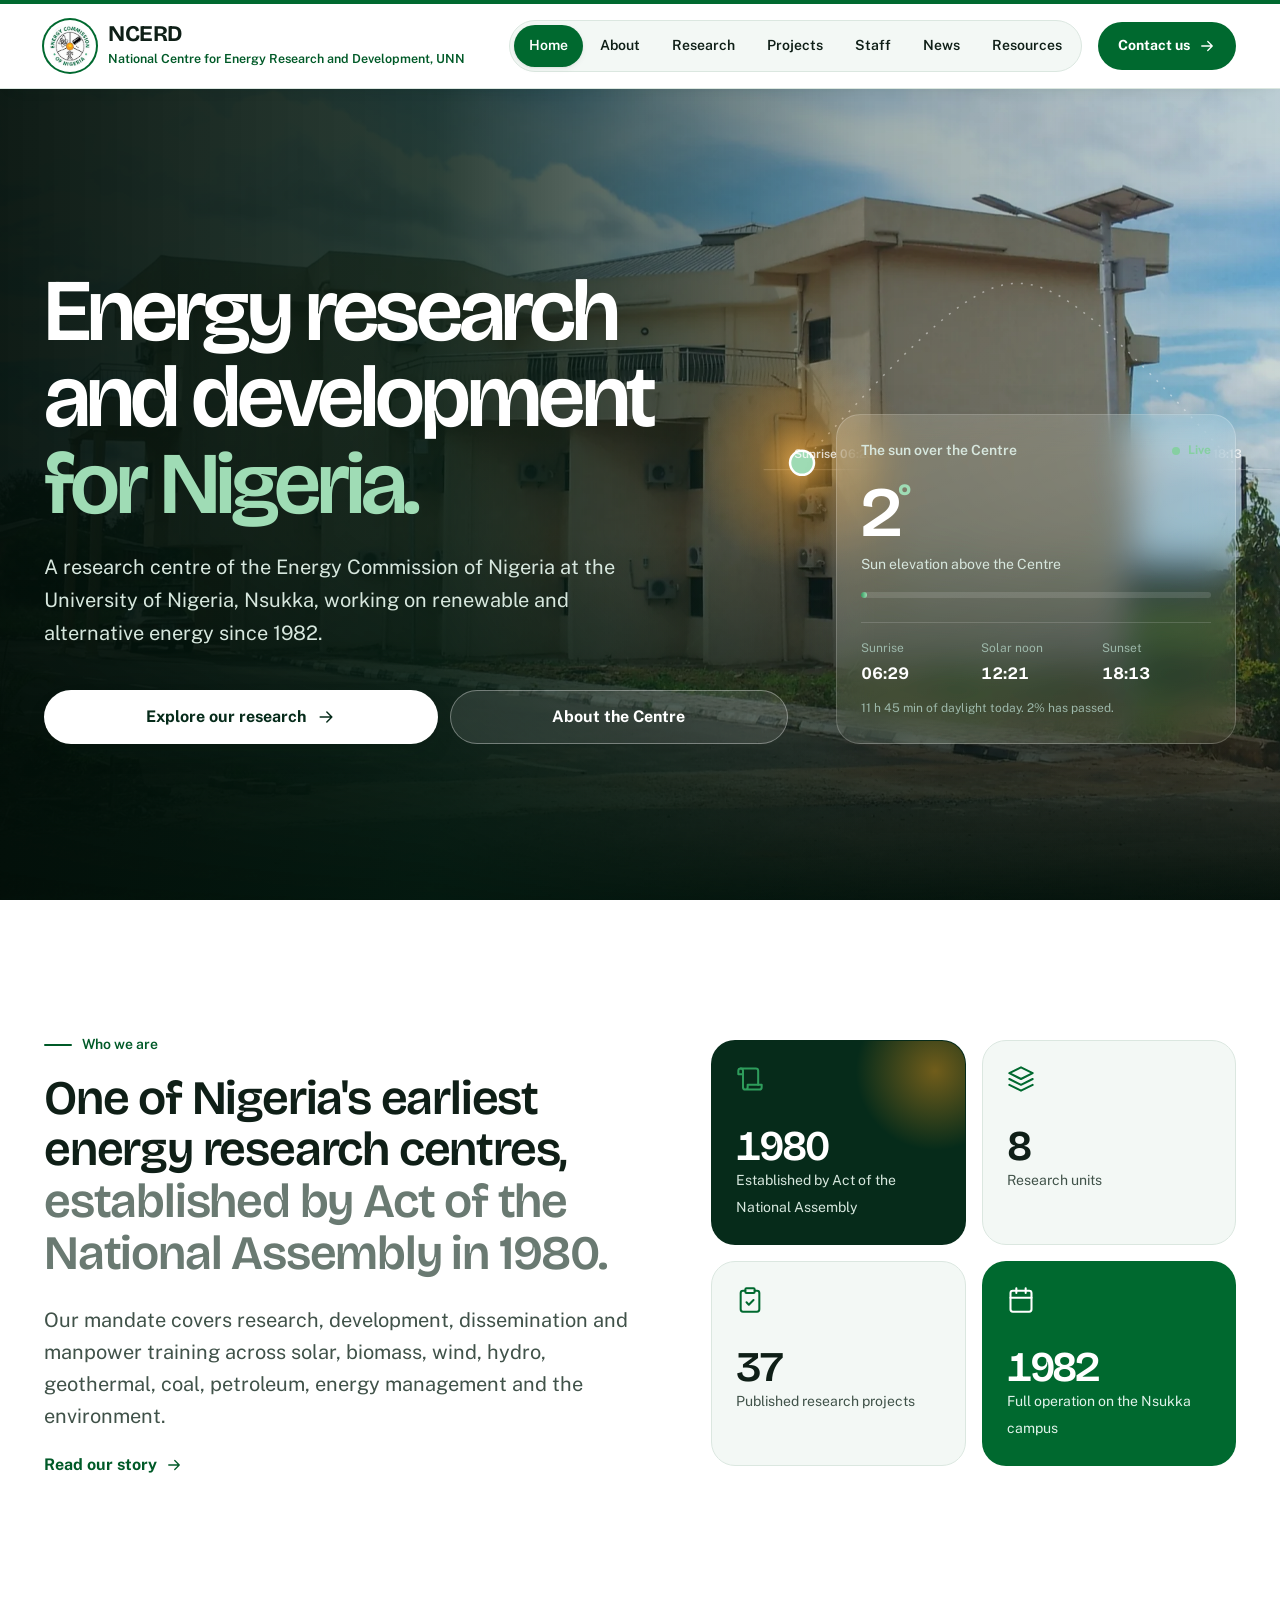
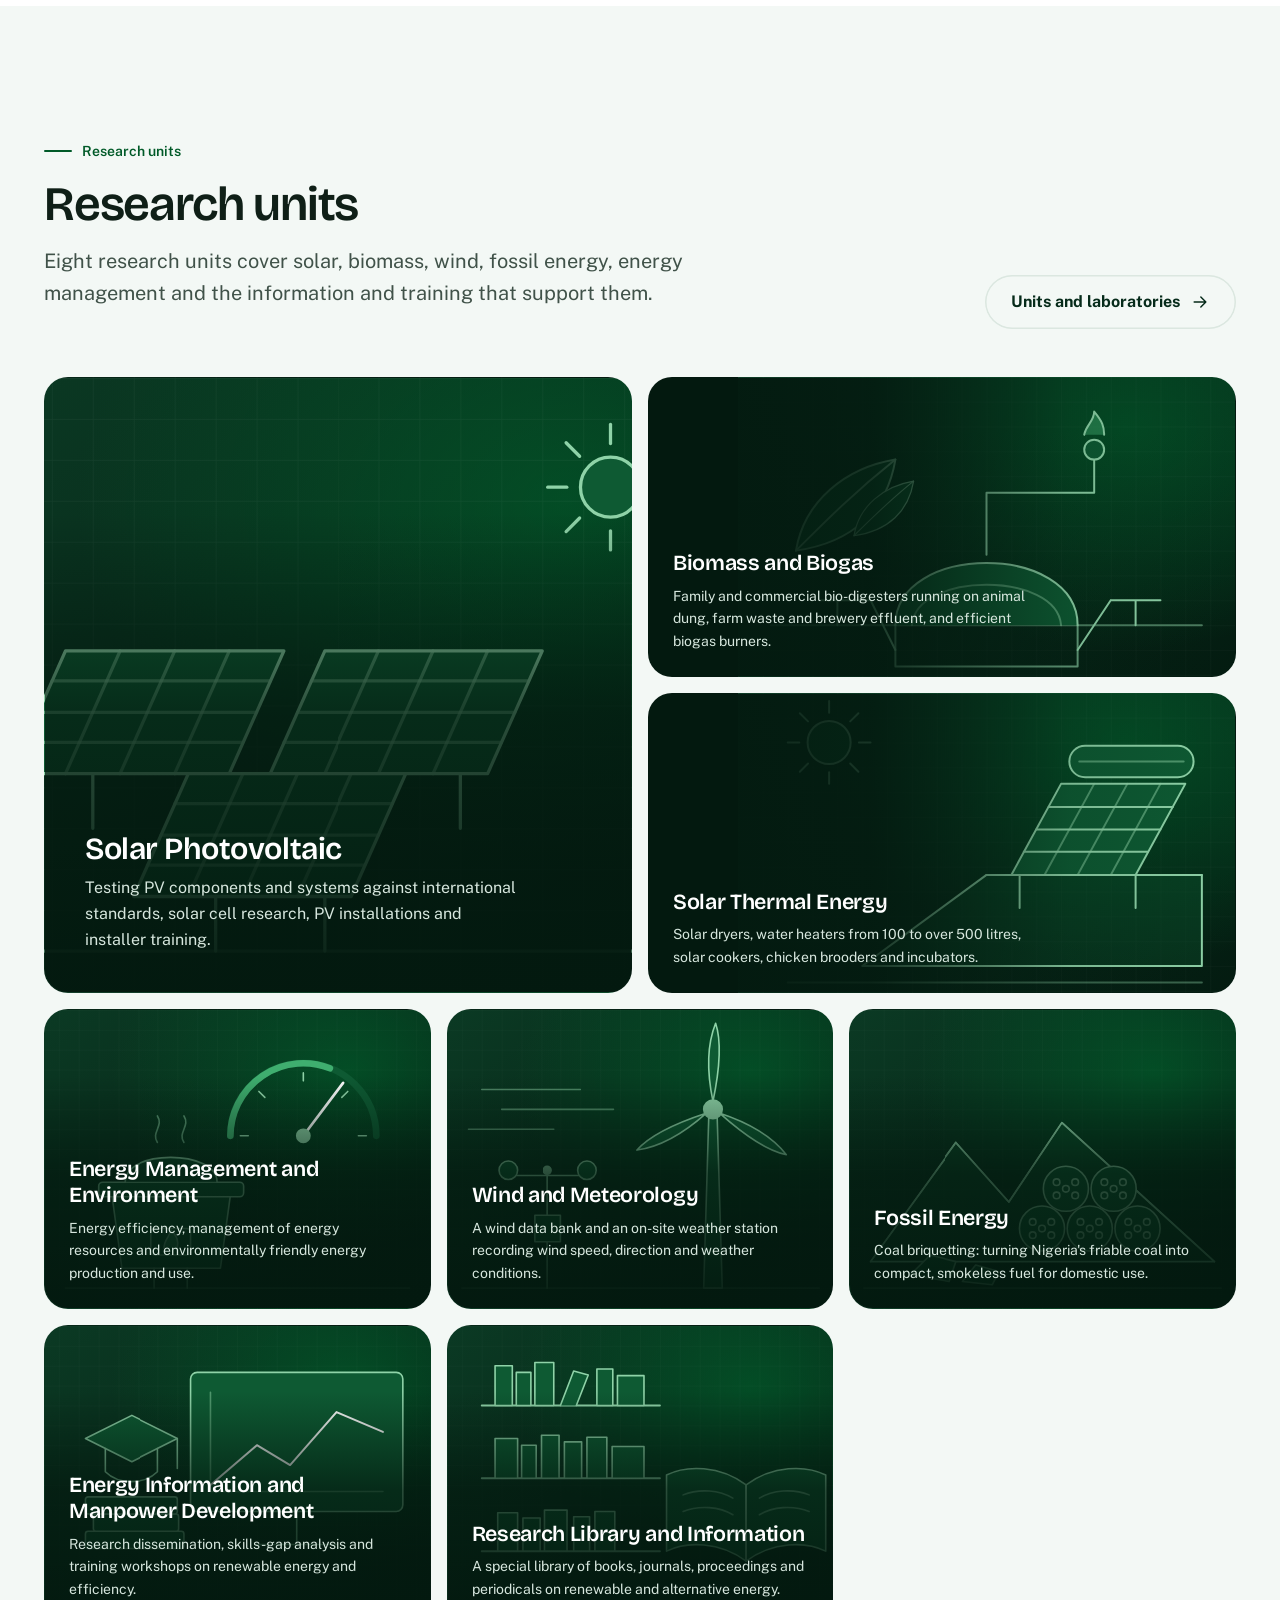
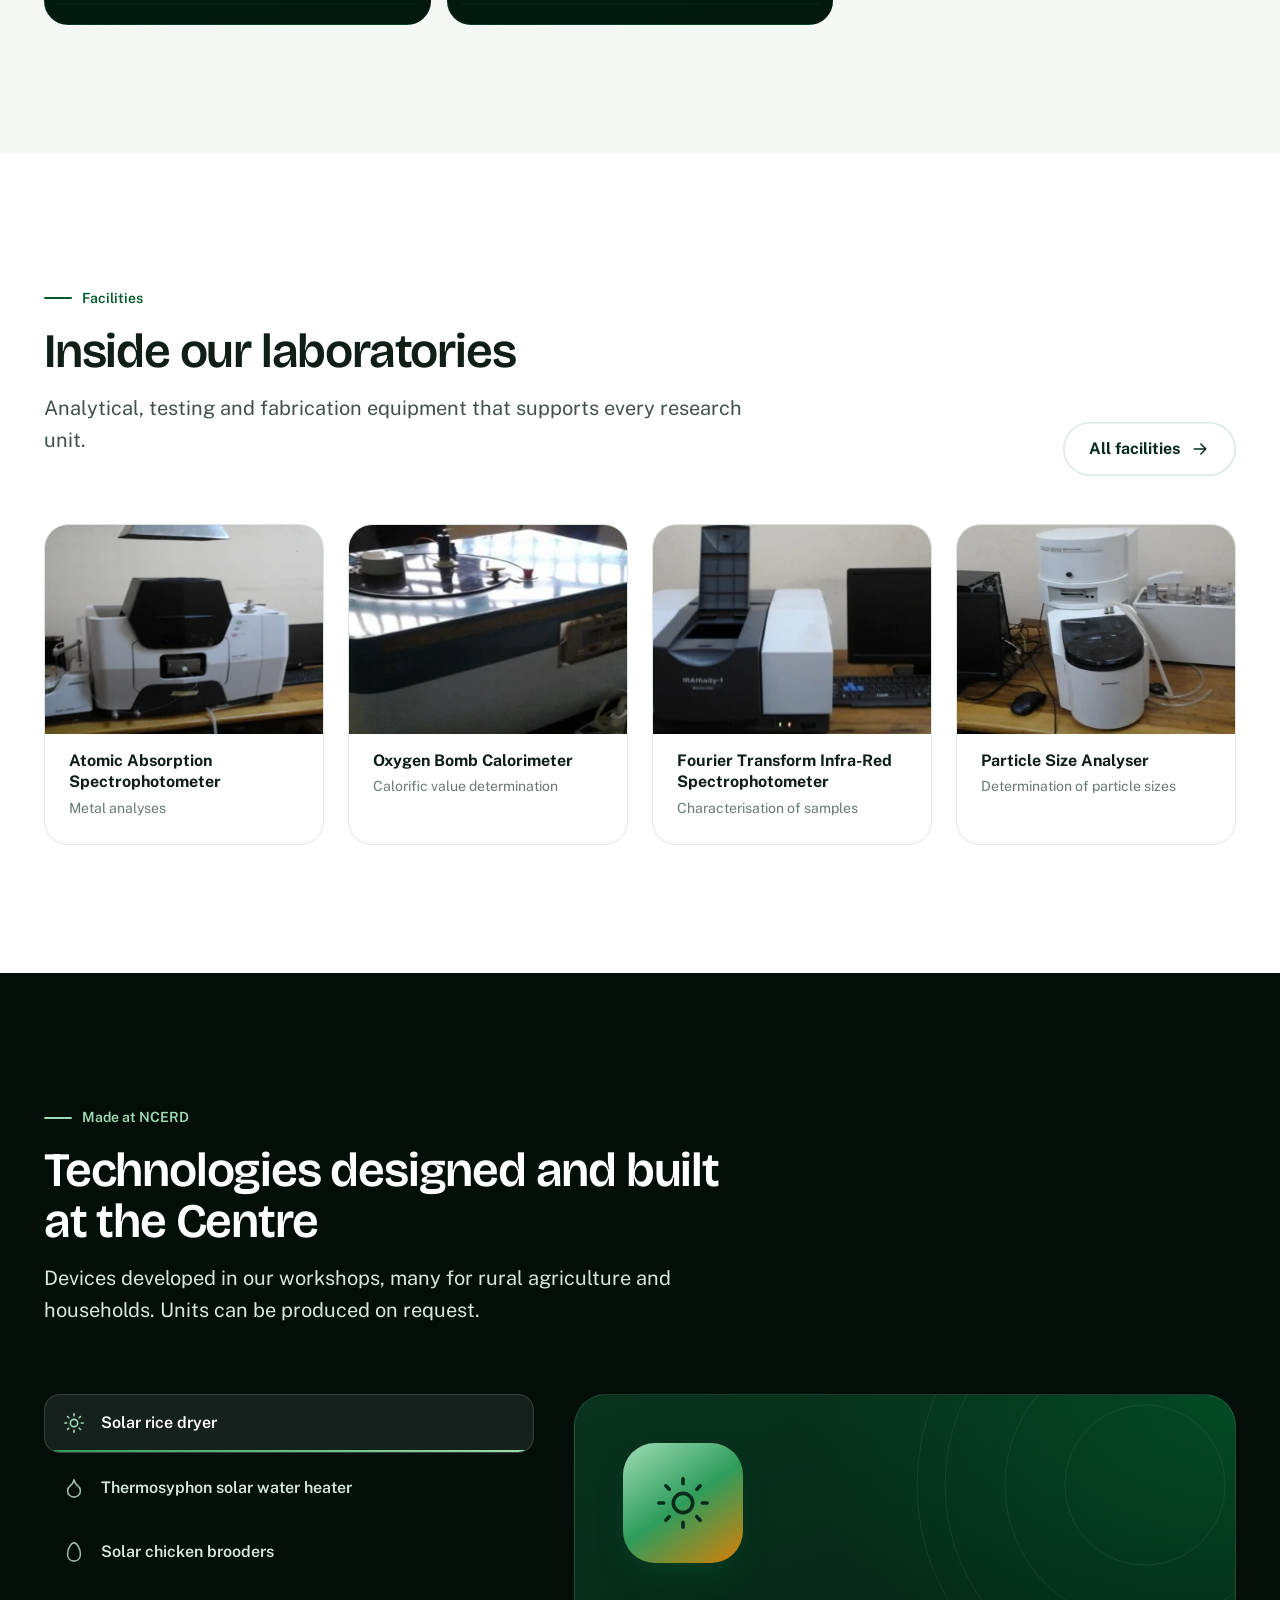
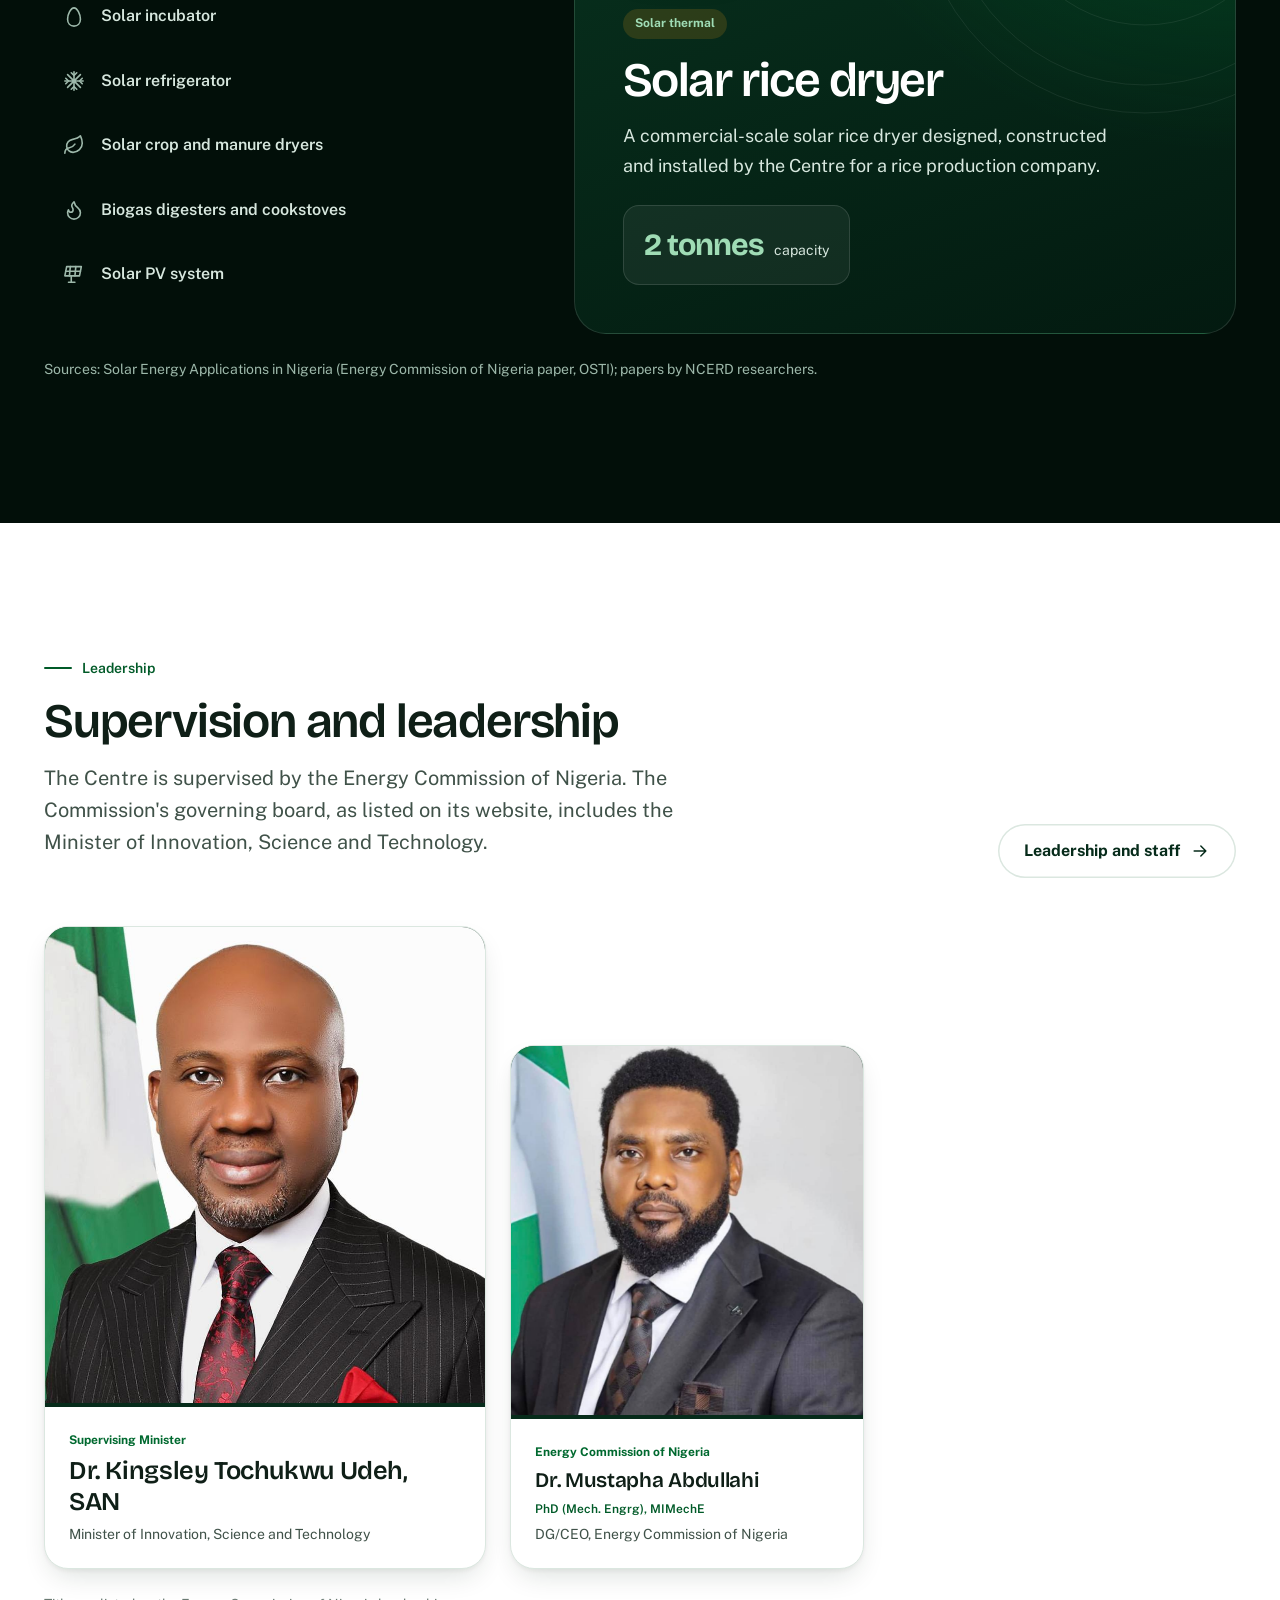
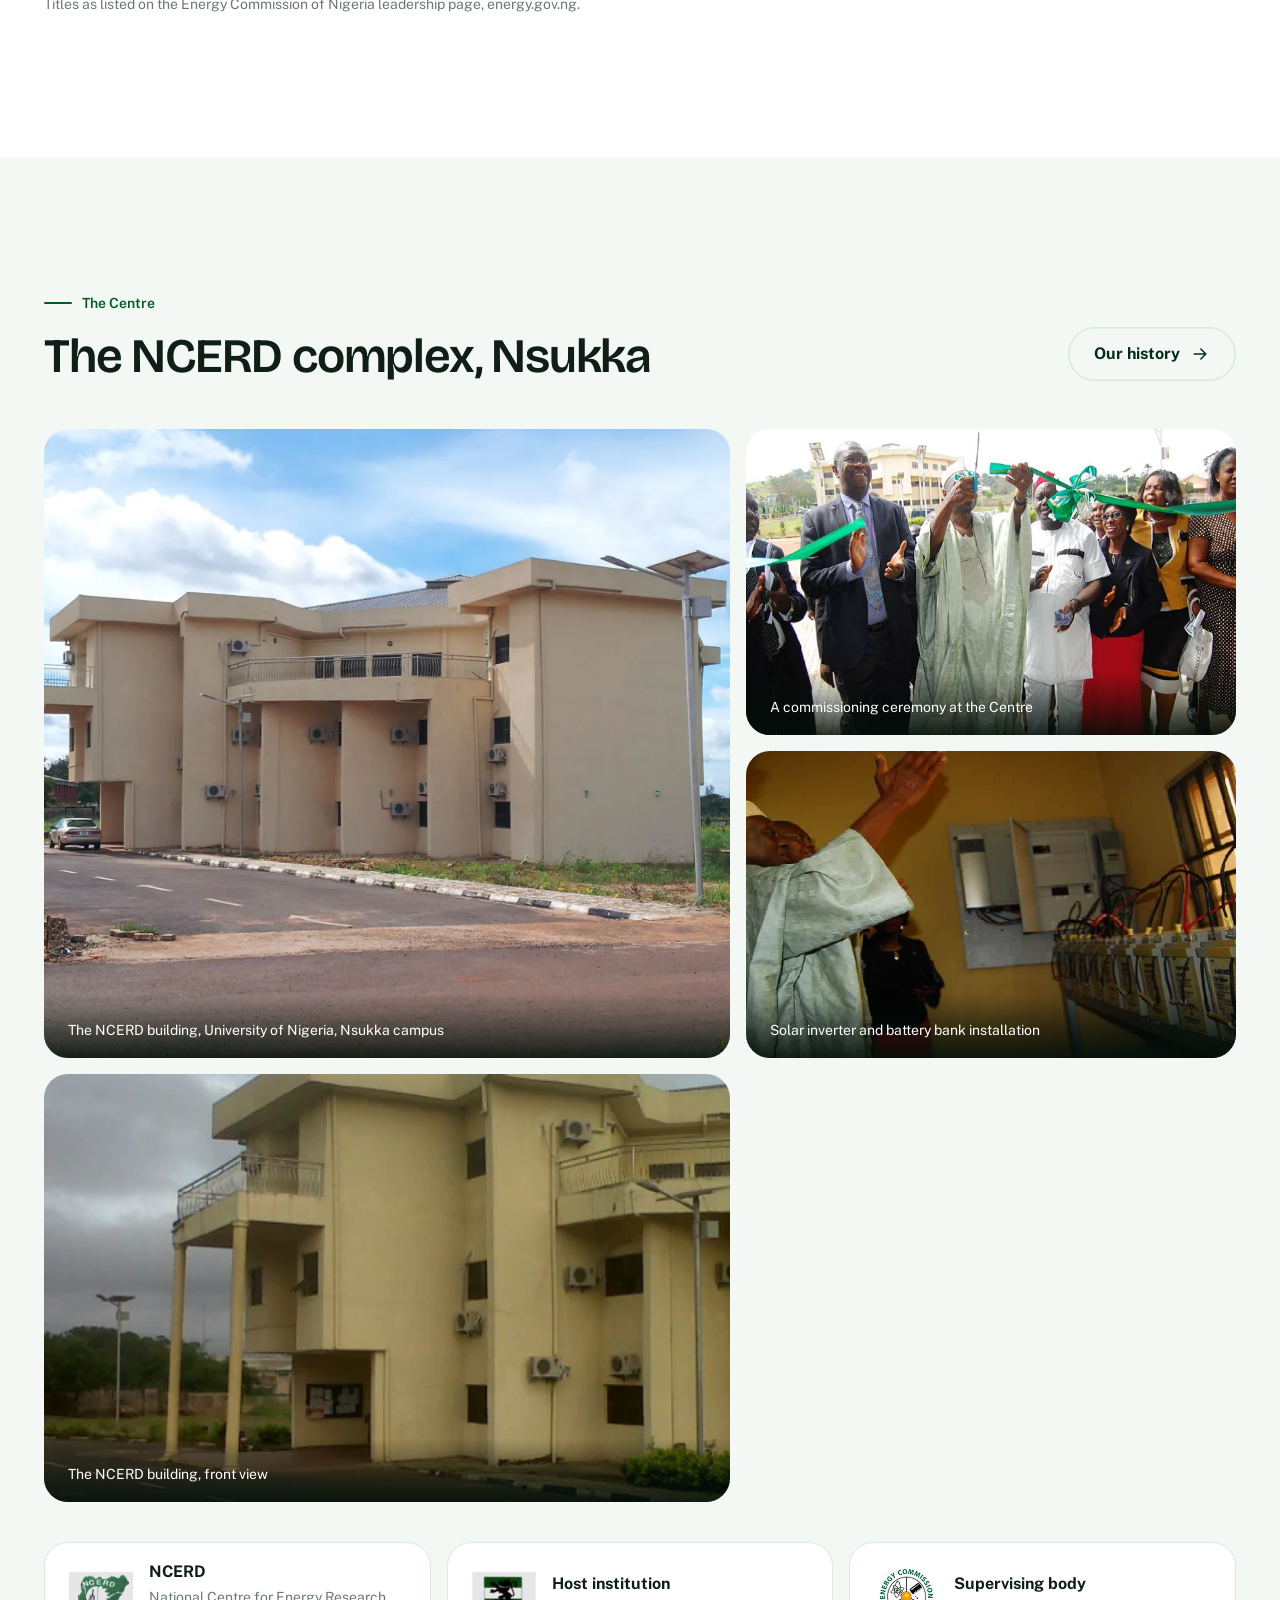
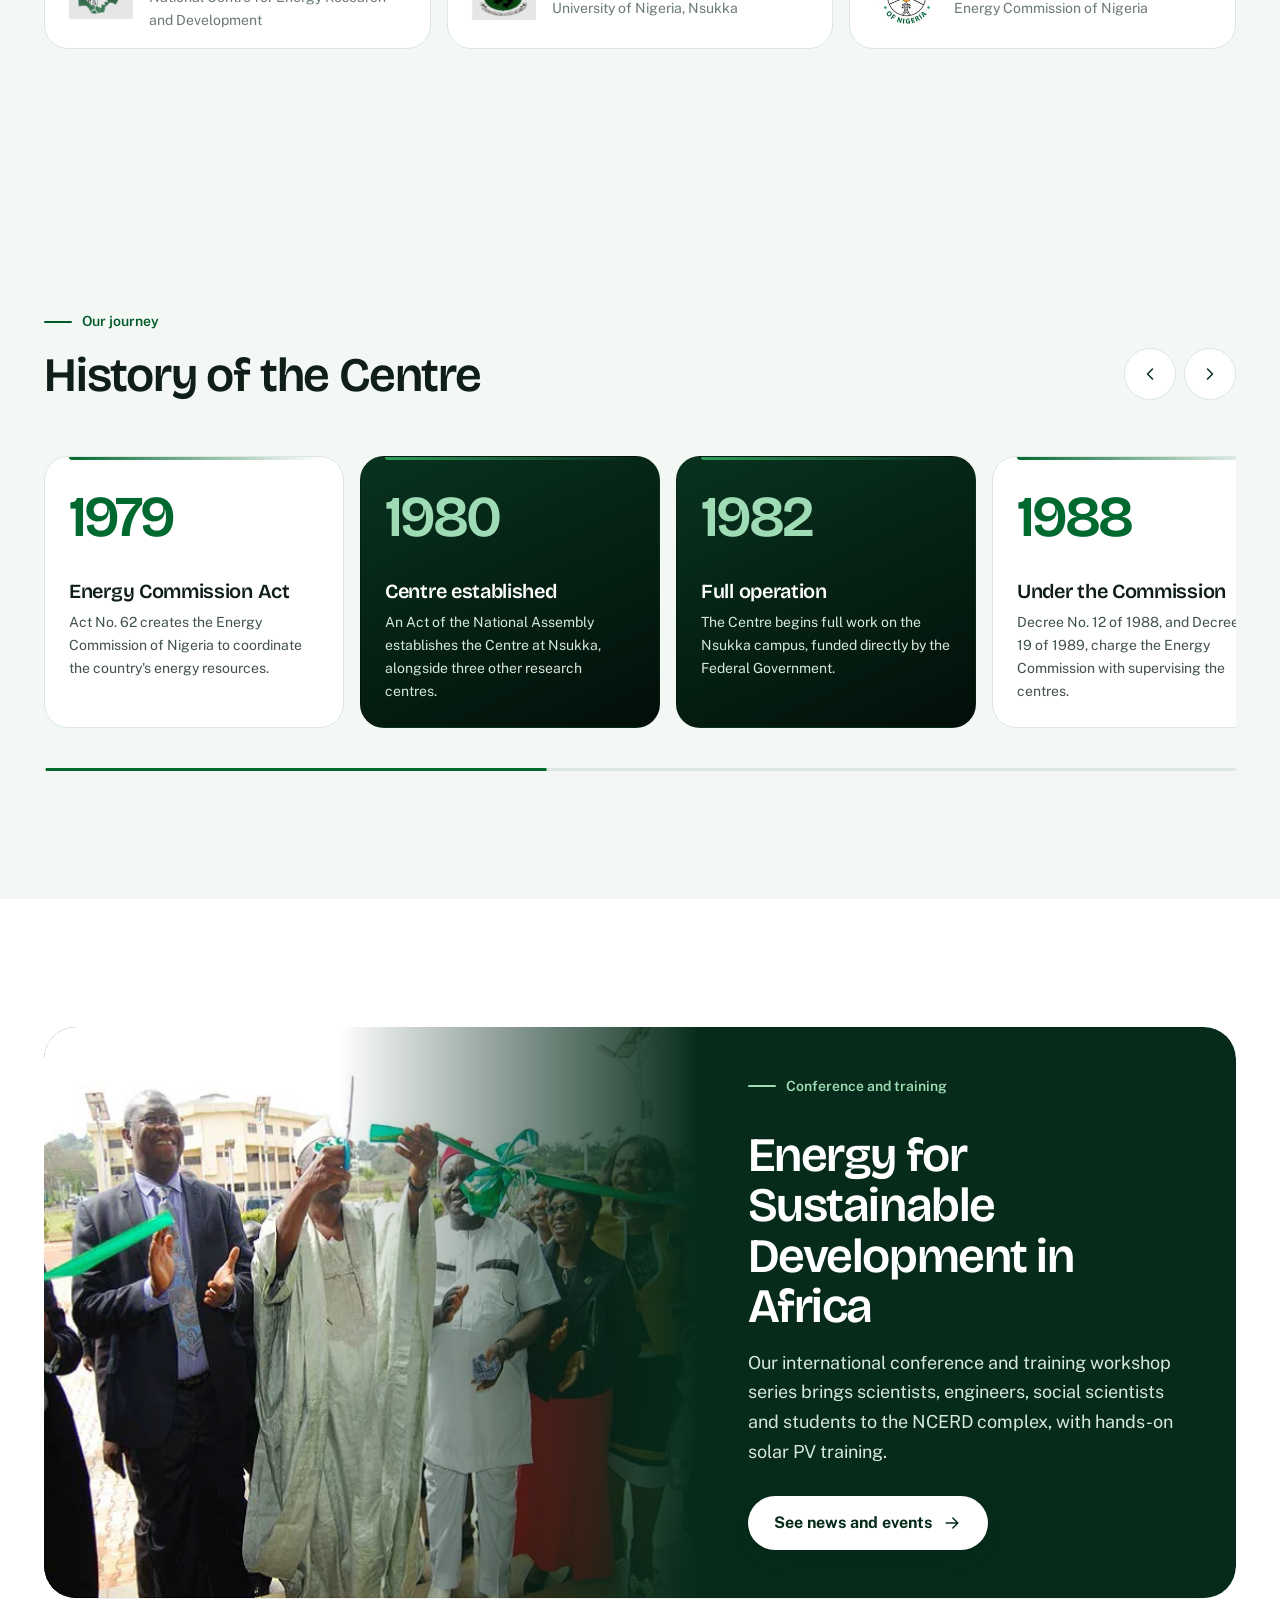
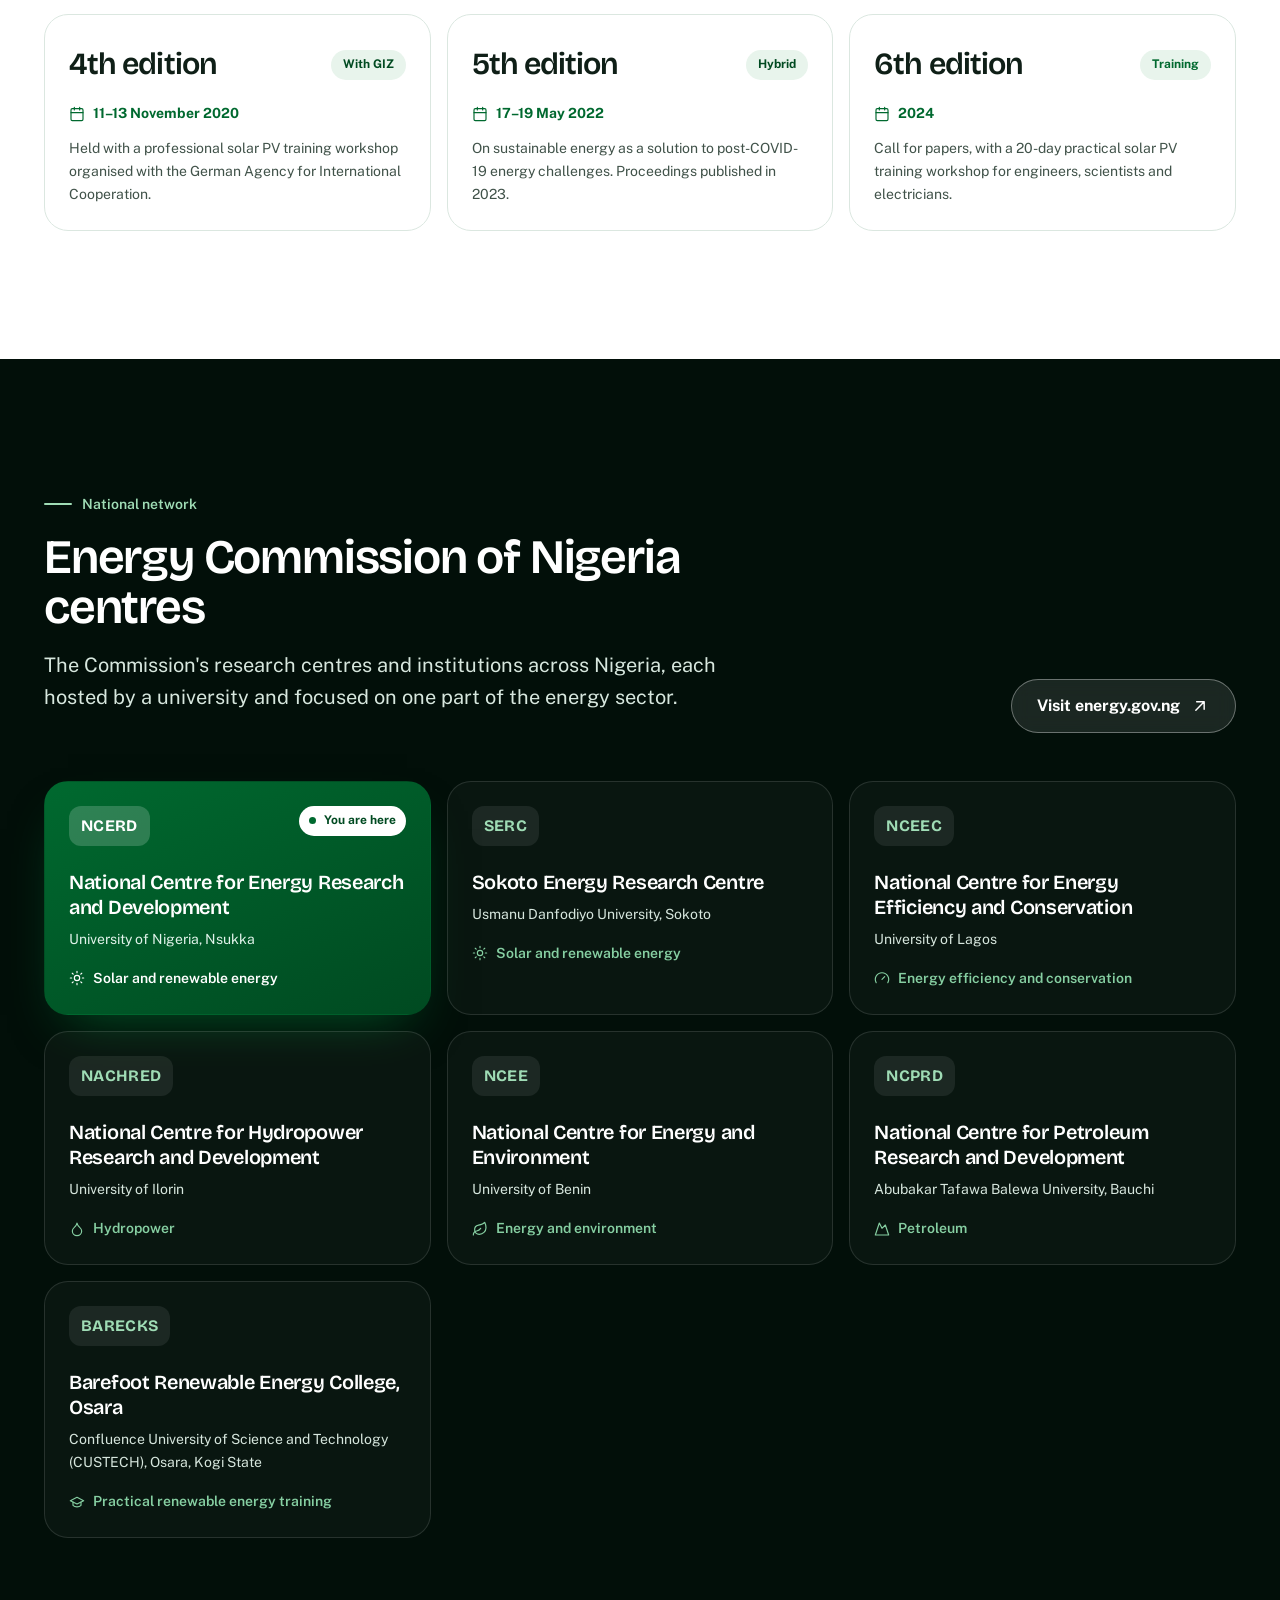
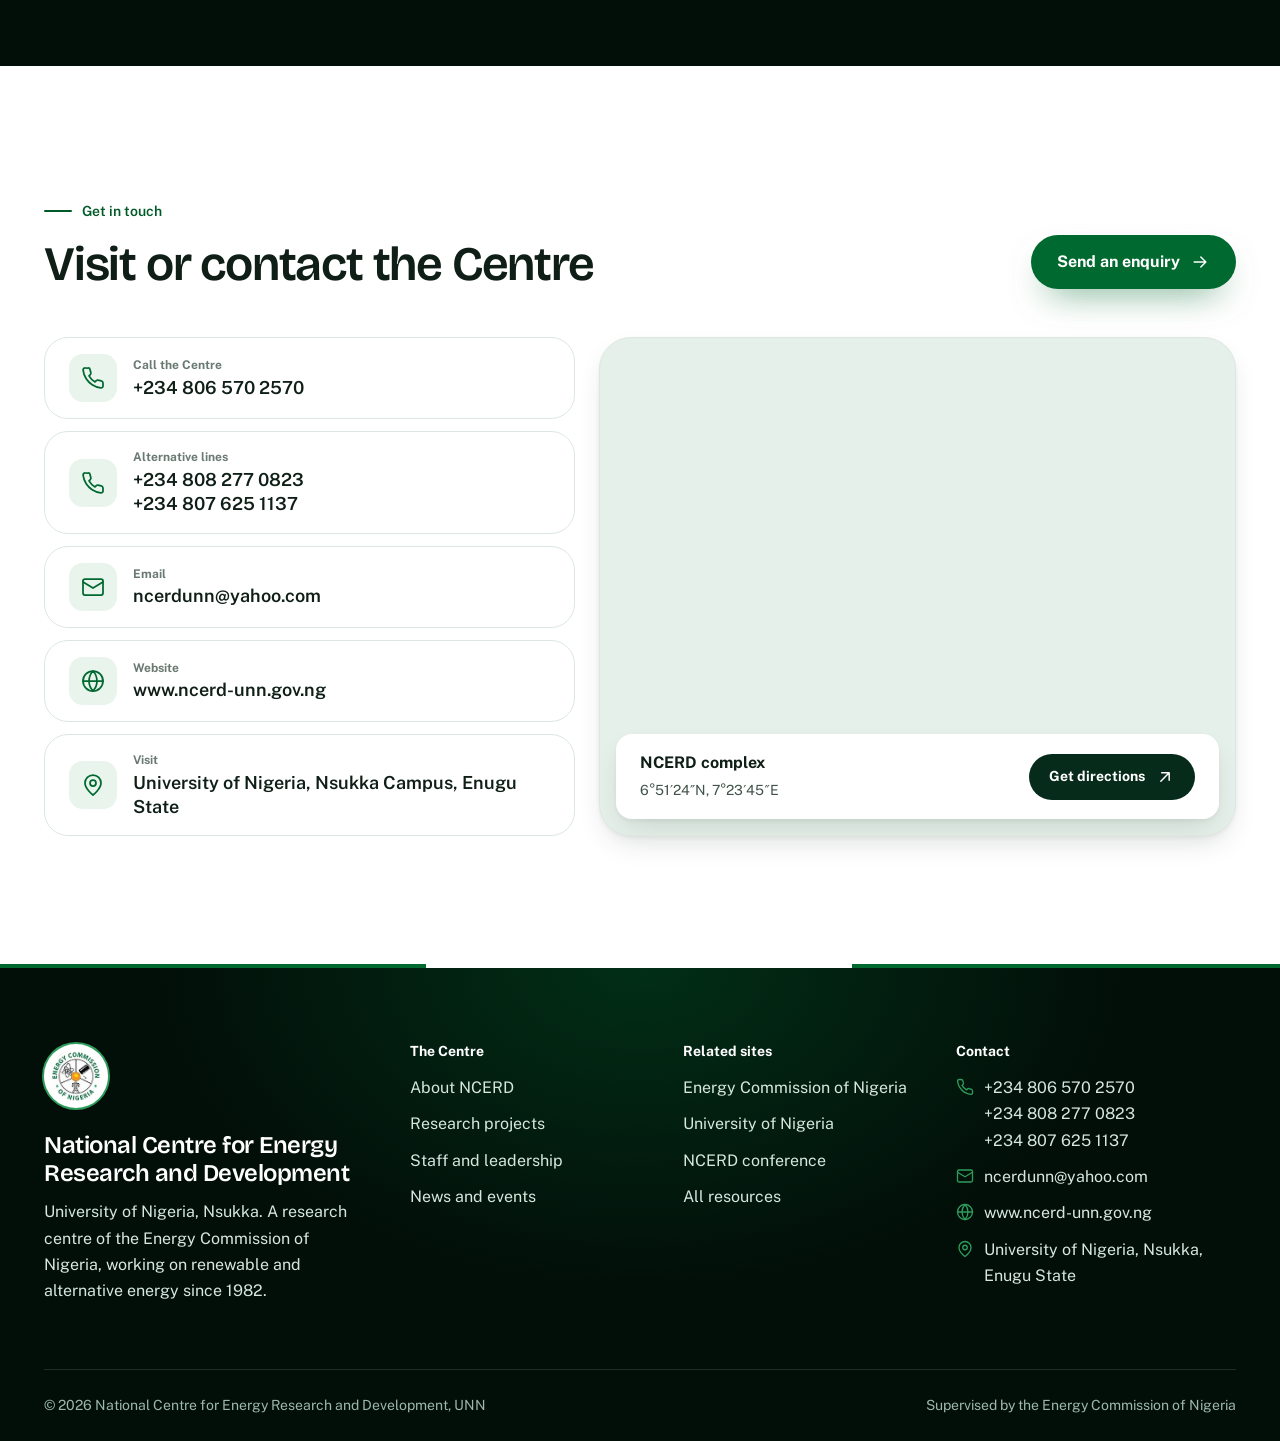
<file: index.html>
<!DOCTYPE html>
<html lang="en-NG">
<head>
<meta charset="UTF-8">
<meta name="viewport" content="width=device-width, initial-scale=1, viewport-fit=cover">
<title>National Centre for Energy Research and Development (NCERD) | University of Nigeria, Nsukka</title>
<meta name="description" content="The National Centre for Energy Research and Development (NCERD), University of Nigeria, Nsukka, is a research centre of the Energy Commission of Nigeria working on renewable and alternative energy since 1982.">
<meta name="theme-color" content="#00692f">
<meta property="og:title" content="National Centre for Energy Research and Development (NCERD) | University of Nigeria, Nsukka">
<meta property="og:description" content="The National Centre for Energy Research and Development (NCERD), University of Nigeria, Nsukka, is a research centre of the Energy Commission of Nigeria working on renewable and alternative energy since 1982.">
<meta property="og:image" content="assets/images/building-1100.webp">
<link rel="icon" href="assets/images/ecn-logo.png">
<link rel="preconnect" href="https://fonts.googleapis.com">
<link rel="preconnect" href="https://fonts.gstatic.com" crossorigin>
<link href="https://fonts.googleapis.com/css2?family=Bricolage+Grotesque:opsz,wght@12..96,500;12..96,600;12..96,700&family=Public+Sans:wght@400;500;600;700&display=swap" rel="stylesheet">
<link rel="stylesheet" href="assets/css/ncerd.css">
<script>document.documentElement.classList.add(matchMedia('(prefers-reduced-motion: reduce)').matches?'rm':'motion')</script>
</head>
<body>
<a class="skip" href="#main">Skip to main content</a>
<div class="progress" aria-hidden="true"></div>
<header class="site-head solid static">
  <div class="wrap">
    <a class="brand" href="index.html" aria-label="NCERD, University of Nigeria, Nsukka: home">
      <img class="seal" src="assets/images/ecn-logo.png" alt="" width="52" height="52">
      <span><b>NCERD</b><small>National Centre for Energy Research and Development, UNN</small></span>
    </a>
    <button class="menu-btn" aria-expanded="false" aria-controls="nav"><span class="bars"><i></i></span><span class="lbl">Menu</span></button>
    <nav class="nav" id="nav" aria-label="Main">
      <ul><li><a href="index.html" aria-current="page">Home</a></li><li><a href="about.html">About</a></li><li><a href="research.html">Research</a></li><li><a href="projects.html">Projects</a></li><li><a href="staff-profiles.html">Staff</a></li><li><a href="news-events.html">News</a></li><li><a href="external-resources.html">Resources</a></li></ul>
      <a class="cta" href="contact-us.html">Contact us <svg class="ic" viewBox="0 0 24 24" aria-hidden="true"><path d="M5 12h14M13 6l6 6-6 6"/></svg></a>
    </nav>
  </div>
</header>
<main id="main">
<section class="hero" aria-labelledby="hero-title" style="padding:0">
  <div class="hero-bg"><img src="assets/images/building-2000.webp" srcset="assets/images/building-1100.webp 1100w, assets/images/building-2000.webp 2000w" sizes="100vw" alt="The NCERD building on the Nsukka campus of the University of Nigeria" fetchpriority="high"></div>
  <svg class="sky" id="sky" aria-hidden="true"></svg>
  <div class="hero-main">
    <div class="wrap hero-grid">
      <div>
        <h1 id="hero-title"><span class="line"><span>Energy research</span></span><span class="line"><span>and development</span></span><span class="line"><span class="gold">for Nigeria.</span></span></h1>
        <p class="sub">A research centre of the Energy Commission of Nigeria at the University of Nigeria, Nsukka, working on renewable and alternative energy since 1982.</p>
        <div class="btns">
          <a class="btn btn-gold" href="#units">Explore our research <svg class="ic" viewBox="0 0 24 24" aria-hidden="true"><path d="M5 12h14M13 6l6 6-6 6"/></svg></a>
          <a class="btn btn-glass" href="about.html">About the Centre</a>
        </div>
      </div>
      <aside class="sun-card glass" aria-live="polite" aria-label="Live sun position over the Centre">
        <div class="top"><span>The sun over the Centre</span><span class="live">Live</span></div>
        <div class="deg" id="sun-deg">–</div>
        <div class="cap" id="sun-cap">Sun elevation above the Centre</div>
        <div class="meter"><i id="sun-meter"></i></div>
        <dl><div><dt>Sunrise</dt><dd id="sun-rise">–</dd></div><div><dt>Solar noon</dt><dd id="sun-noon">–</dd></div><div><dt>Sunset</dt><dd id="sun-set">–</dd></div></dl>
        <p class="fine" id="sun-day">Calculated for 6°51′N, 7°23′E, West Africa Time.</p>
      </aside>
    </div>
  </div>
</section>

<section aria-labelledby="intro">
  <div class="wrap statement">
    <div class="reveal">
      <span class="eyebrow">Who we are</span>
      <h2 id="intro">One of Nigeria's earliest energy research centres, <span class="soft">established by Act of the National Assembly in 1980.</span></h2>
      <p class="lede" style="margin-top:24px">Our mandate covers research, development, dissemination and manpower training across solar, biomass, wind, hydro, geothermal, coal, petroleum, energy management and the environment.</p>
      <a class="link-arrow" href="about.html">Read our story <svg class="ic" viewBox="0 0 24 24" aria-hidden="true"><path d="M5 12h14M13 6l6 6-6 6"/></svg></a>
    </div>
    <div class="stat-grid" data-stagger>
      <div class="stat hl"><svg class="ic" viewBox="0 0 24 24" aria-hidden="true"><path d="M8 21h12a2 2 0 0 0 2-2v-2H10v2a2 2 0 1 1-4 0V5a2 2 0 1 0-4 0v3h4"/><path d="M19 17V5a2 2 0 0 0-2-2H4"/></svg><b data-count="1980">1980</b><span>Established by Act of the National Assembly</span></div>
      <div class="stat"><svg class="ic" viewBox="0 0 24 24" aria-hidden="true"><path d="m12 2 10 5-10 5L2 7z"/><path d="m2 17 10 5 10-5M2 12l10 5 10-5"/></svg><b data-count="8">8</b><span>Research units</span></div>
      <div class="stat"><svg class="ic" viewBox="0 0 24 24" aria-hidden="true"><rect x="8" y="2" width="8" height="4" rx="1"/><path d="M16 4h2a2 2 0 0 1 2 2v14a2 2 0 0 1-2 2H6a2 2 0 0 1-2-2V6a2 2 0 0 1 2-2h2"/><path d="m9 14 2 2 4-4"/></svg><b data-count="37">37</b><span>Published research projects</span></div>
      <div class="stat green"><svg class="ic" viewBox="0 0 24 24" aria-hidden="true"><rect x="3" y="4" width="18" height="18" rx="2"/><path d="M16 2v4M8 2v4M3 10h18"/></svg><b data-count="1982">1982</b><span>Full operation on the Nsukka campus</span></div>
    </div>
  </div>
</section>

<section class="mist" id="units" aria-labelledby="units-title">
  <div class="wrap">
    <div class="head-row">
      <div class="reveal"><span class="eyebrow">Research units</span><h2 id="units-title">Research units</h2><p class="lede">Eight research units cover solar, biomass, wind, fossil energy, energy management and the information and training that support them.</p></div>
      <a class="btn btn-ghost reveal" href="research.html">Units and laboratories <svg class="ic" viewBox="0 0 24 24" aria-hidden="true"><path d="M5 12h14M13 6l6 6-6 6"/></svg></a>
    </div>
    <div class="bento" data-stagger><article class="tile big art" style="background-image:url(assets/images/units/pv.svg)"><h3>Solar Photovoltaic</h3><p>Testing PV components and systems against international standards, solar cell research, PV installations and installer training.</p></article><article class="tile green art" style="background-image:url(assets/images/units/biomass.svg)"><h3>Biomass and Biogas</h3><p>Family and commercial bio-digesters running on animal dung, farm waste and brewery effluent, and efficient biogas burners.</p></article><article class="tile wide art" style="background-image:url(assets/images/units/solar-thermal.svg)"><h3>Solar Thermal Energy</h3><p>Solar dryers, water heaters from 100 to over 500 litres, solar cookers, chicken brooders and incubators.</p></article><article class="tile art" style="background-image:url(assets/images/units/energy-mgmt.svg)"><h3>Energy Management and Environment</h3><p>Energy efficiency, management of energy resources and environmentally friendly energy production and use.</p></article><article class="tile art" style="background-image:url(assets/images/units/wind.svg)"><h3>Wind and Meteorology</h3><p>A wind data bank and an on-site weather station recording wind speed, direction and weather conditions.</p></article><article class="tile art" style="background-image:url(assets/images/units/fossil.svg)"><h3>Fossil Energy</h3><p>Coal briquetting: turning Nigeria's friable coal into compact, smokeless fuel for domestic use.</p></article><article class="tile art" style="background-image:url(assets/images/units/information.svg)"><h3>Energy Information and Manpower Development</h3><p>Research dissemination, skills-gap analysis and training workshops on renewable energy and efficiency.</p></article><article class="tile art" style="background-image:url(assets/images/units/library.svg)"><h3>Research Library and Information</h3><p>A special library of books, journals, proceedings and periodicals on renewable and alternative energy.</p></article></div>
  </div>
</section>

<section aria-labelledby="labs-title">
  <div class="wrap">
    <div class="head-row">
      <div class="reveal"><span class="eyebrow">Facilities</span><h2 id="labs-title">Inside our laboratories</h2><p class="lede">Analytical, testing and fabrication equipment that supports every research unit.</p></div>
      <a class="btn btn-ghost reveal" href="research.html#facilities">All facilities <svg class="ic" viewBox="0 0 24 24" aria-hidden="true"><path d="M5 12h14M13 6l6 6-6 6"/></svg></a>
    </div>
    <div class="labs-grid four" data-stagger><figure class="lab"><div class="lab-ph"><img src="assets/images/labs/aas.webp" alt="Atomic Absorption Spectrophotometer at NCERD" loading="lazy"></div><figcaption><b>Atomic Absorption Spectrophotometer</b><span>Metal analyses</span></figcaption></figure><figure class="lab"><div class="lab-ph"><img src="assets/images/labs/bomb-calorimeter.webp" alt="Oxygen Bomb Calorimeter at NCERD" loading="lazy"></div><figcaption><b>Oxygen Bomb Calorimeter</b><span>Calorific value determination</span></figcaption></figure><figure class="lab"><div class="lab-ph"><img src="assets/images/labs/ftir.webp" alt="Fourier Transform Infra-Red Spectrophotometer at NCERD" loading="lazy"></div><figcaption><b>Fourier Transform Infra-Red Spectrophotometer</b><span>Characterisation of samples</span></figcaption></figure><figure class="lab"><div class="lab-ph"><img src="assets/images/labs/particle-size-analyser.webp" alt="Particle Size Analyser at NCERD" loading="lazy"></div><figcaption><b>Particle Size Analyser</b><span>Determination of particle sizes</span></figcaption></figure></div>
  </div>
</section>

<section class="dark" aria-labelledby="tech-title">
  <div class="wrap">
    <div class="head-row">
      <div class="reveal"><span class="eyebrow">Made at NCERD</span><h2 id="tech-title">Technologies designed and built at the Centre</h2><p class="lede">Devices developed in our workshops, many for rural agriculture and households. Units can be produced on request.</p></div>
    </div>
    <div class="showcase reveal">
      <div class="tabs" role="tablist" aria-label="Technologies"><button class="tab" role="tab" id="t0" aria-controls="p0" aria-selected="true"><svg class="ic" viewBox="0 0 24 24" aria-hidden="true"><circle cx="12" cy="12" r="4"/><path d="M12 2v2M12 20v2M4.9 4.9l1.4 1.4M17.7 17.7l1.4 1.4M2 12h2M20 12h2M4.9 19.1l1.4-1.4M17.7 6.3l1.4-1.4"/></svg><b>Solar rice dryer</b><span class="bar"></span></button><button class="tab" role="tab" id="t1" aria-controls="p1" aria-selected="false"><svg class="ic" viewBox="0 0 24 24" aria-hidden="true"><path d="M12 22a7 7 0 0 0 7-7c0-2-1-3.9-3-5.5S12.5 5.5 12 3c-.5 2.5-2 4.9-4 6.5S5 13 5 15a7 7 0 0 0 7 7z"/></svg><b>Thermosyphon solar water heater</b><span class="bar"></span></button><button class="tab" role="tab" id="t2" aria-controls="p2" aria-selected="false"><svg class="ic" viewBox="0 0 24 24" aria-hidden="true"><path d="M12 22c4 0 7-3 7-7.5C19 9 15.5 2 12 2S5 9 5 14.5C5 19 8 22 12 22z"/></svg><b>Solar chicken brooders</b><span class="bar"></span></button><button class="tab" role="tab" id="t3" aria-controls="p3" aria-selected="false"><svg class="ic" viewBox="0 0 24 24" aria-hidden="true"><path d="M12 22c4 0 7-3 7-7.5C19 9 15.5 2 12 2S5 9 5 14.5C5 19 8 22 12 22z"/></svg><b>Solar incubator</b><span class="bar"></span></button><button class="tab" role="tab" id="t4" aria-controls="p4" aria-selected="false"><svg class="ic" viewBox="0 0 24 24" aria-hidden="true"><path d="M12 2v20M2 12h20M5 5l14 14M19 5 5 19"/><path d="m9 3 3 3 3-3M9 21l3-3 3 3M3 9l3 3-3 3M21 9l-3 3 3 3"/></svg><b>Solar refrigerator</b><span class="bar"></span></button><button class="tab" role="tab" id="t5" aria-controls="p5" aria-selected="false"><svg class="ic" viewBox="0 0 24 24" aria-hidden="true"><path d="M11 20A7 7 0 0 1 9.8 6.1C15.5 5 17 4.5 19 2c1 2 2 4.2 2 8 0 5.5-4.8 10-10 10z"/><path d="M2 21c0-3 1.9-5.4 5-6 2.5-.5 4.6-1.9 6-4"/></svg><b>Solar crop and manure dryers</b><span class="bar"></span></button><button class="tab" role="tab" id="t6" aria-controls="p6" aria-selected="false"><svg class="ic" viewBox="0 0 24 24" aria-hidden="true"><path d="M8.5 14.5A2.5 2.5 0 0 0 11 12c0-1.4-.5-2-1-3-1.1-2.1-.2-4 2-6 .5 2.5 2 4.9 4 6.5 2 1.6 3 3.5 3 5.5a7 7 0 1 1-14 0c0-1.2.4-2.3 1-3.2.3 1.5 1.4 2.7 2.5 2.7z"/></svg><b>Biogas digesters and cookstoves</b><span class="bar"></span></button><button class="tab" role="tab" id="t7" aria-controls="p7" aria-selected="false"><svg class="ic" viewBox="0 0 24 24" aria-hidden="true"><path d="M4 4h16l-2 10H2z"/><path d="M3 9h16M8 4 7 14M14 4l-1 10"/><path d="M9 14v4M6 21h7M9 18v3"/></svg><b>Solar PV system</b><span class="bar"></span></button></div>
      <div class="panels"><div class="panel" role="tabpanel" id="p0" aria-labelledby="t0">
  <svg class="rings" viewBox="0 0 460 460" aria-hidden="true"><circle cx="230" cy="230" r="80"/><circle cx="230" cy="230" r="140"/><circle cx="230" cy="230" r="200"/><circle cx="230" cy="230" r="228"/></svg>
  <div class="art"><svg class="ic" viewBox="0 0 24 24" aria-hidden="true"><circle cx="12" cy="12" r="4"/><path d="M12 2v2M12 20v2M4.9 4.9l1.4 1.4M17.7 17.7l1.4 1.4M2 12h2M20 12h2M4.9 19.1l1.4-1.4M17.7 6.3l1.4-1.4"/></svg></div>
  <span class="tag">Solar thermal</span>
  <h3>Solar rice dryer</h3>
  <p>A commercial-scale solar rice dryer designed, constructed and installed by the Centre for a rice production company.</p>
  <div class="spec"><b>2 tonnes</b><span>capacity</span></div>
</div><div class="panel" role="tabpanel" id="p1" aria-labelledby="t1" hidden>
  <svg class="rings" viewBox="0 0 460 460" aria-hidden="true"><circle cx="230" cy="230" r="80"/><circle cx="230" cy="230" r="140"/><circle cx="230" cy="230" r="200"/><circle cx="230" cy="230" r="228"/></svg>
  <div class="art"><svg class="ic" viewBox="0 0 24 24" aria-hidden="true"><path d="M12 22a7 7 0 0 0 7-7c0-2-1-3.9-3-5.5S12.5 5.5 12 3c-.5 2.5-2 4.9-4 6.5S5 13 5 15a7 7 0 0 0 7 7z"/></svg></div>
  <span class="tag">Solar thermal</span>
  <h3>Thermosyphon solar water heater</h3>
  <p>A solar water heater that circulates water naturally, without a pump.</p>
  <div class="spec"><b>70–80 °C</b><span>hot water supply</span></div>
</div><div class="panel" role="tabpanel" id="p2" aria-labelledby="t2" hidden>
  <svg class="rings" viewBox="0 0 460 460" aria-hidden="true"><circle cx="230" cy="230" r="80"/><circle cx="230" cy="230" r="140"/><circle cx="230" cy="230" r="200"/><circle cx="230" cy="230" r="228"/></svg>
  <div class="art"><svg class="ic" viewBox="0 0 24 24" aria-hidden="true"><path d="M12 22c4 0 7-3 7-7.5C19 9 15.5 2 12 2S5 9 5 14.5C5 19 8 22 12 22z"/></svg></div>
  <span class="tag">Solar thermal</span>
  <h3>Solar chicken brooders</h3>
  <p>Brooders of various sizes that use solar heat in place of electric bulbs for raising chicks.</p>
  
</div><div class="panel" role="tabpanel" id="p3" aria-labelledby="t3" hidden>
  <svg class="rings" viewBox="0 0 460 460" aria-hidden="true"><circle cx="230" cy="230" r="80"/><circle cx="230" cy="230" r="140"/><circle cx="230" cy="230" r="200"/><circle cx="230" cy="230" r="228"/></svg>
  <div class="art"><svg class="ic" viewBox="0 0 24 24" aria-hidden="true"><path d="M12 22c4 0 7-3 7-7.5C19 9 15.5 2 12 2S5 9 5 14.5C5 19 8 22 12 22z"/></svg></div>
  <span class="tag">Solar thermal</span>
  <h3>Solar incubator</h3>
  <p>A solar thermal incubator developed at the Centre for hatching eggs in poultry production.</p>
  
</div><div class="panel" role="tabpanel" id="p4" aria-labelledby="t4" hidden>
  <svg class="rings" viewBox="0 0 460 460" aria-hidden="true"><circle cx="230" cy="230" r="80"/><circle cx="230" cy="230" r="140"/><circle cx="230" cy="230" r="200"/><circle cx="230" cy="230" r="228"/></svg>
  <div class="art"><svg class="ic" viewBox="0 0 24 24" aria-hidden="true"><path d="M12 2v20M2 12h20M5 5l14 14M19 5 5 19"/><path d="m9 3 3 3 3-3M9 21l3-3 3 3M3 9l3 3-3 3M21 9l-3 3 3 3"/></svg></div>
  <span class="tag">Solar thermal</span>
  <h3>Solar refrigerator</h3>
  <p>An absorption refrigerator that collects solar heat during the day and converts it to cooling in the evening and night.</p>
  
</div><div class="panel" role="tabpanel" id="p5" aria-labelledby="t5" hidden>
  <svg class="rings" viewBox="0 0 460 460" aria-hidden="true"><circle cx="230" cy="230" r="80"/><circle cx="230" cy="230" r="140"/><circle cx="230" cy="230" r="200"/><circle cx="230" cy="230" r="228"/></svg>
  <div class="art"><svg class="ic" viewBox="0 0 24 24" aria-hidden="true"><path d="M11 20A7 7 0 0 1 9.8 6.1C15.5 5 17 4.5 19 2c1 2 2 4.2 2 8 0 5.5-4.8 10-10 10z"/><path d="M2 21c0-3 1.9-5.4 5-6 2.5-.5 4.6-1.9 6-4"/></svg></div>
  <span class="tag">Solar thermal</span>
  <h3>Solar crop and manure dryers</h3>
  <p>Solar dryers for crops, and for poultry waste, cow dung and pig droppings.</p>
  
</div><div class="panel" role="tabpanel" id="p6" aria-labelledby="t6" hidden>
  <svg class="rings" viewBox="0 0 460 460" aria-hidden="true"><circle cx="230" cy="230" r="80"/><circle cx="230" cy="230" r="140"/><circle cx="230" cy="230" r="200"/><circle cx="230" cy="230" r="228"/></svg>
  <div class="art"><svg class="ic" viewBox="0 0 24 24" aria-hidden="true"><path d="M8.5 14.5A2.5 2.5 0 0 0 11 12c0-1.4-.5-2-1-3-1.1-2.1-.2-4 2-6 .5 2.5 2 4.9 4 6.5 2 1.6 3 3.5 3 5.5a7 7 0 1 1-14 0c0-1.2.4-2.3 1-3.2.3 1.5 1.4 2.7 2.5 2.7z"/></svg></div>
  <span class="tag">Biomass</span>
  <h3>Biogas digesters and cookstoves</h3>
  <p>Biogas digester applications and cookstoves for domestic use, with stove performance tested at the National Stove Eligibility Laboratory.</p>
  
</div><div class="panel" role="tabpanel" id="p7" aria-labelledby="t7" hidden>
  <svg class="rings" viewBox="0 0 460 460" aria-hidden="true"><circle cx="230" cy="230" r="80"/><circle cx="230" cy="230" r="140"/><circle cx="230" cy="230" r="200"/><circle cx="230" cy="230" r="228"/></svg>
  <div class="art"><svg class="ic" viewBox="0 0 24 24" aria-hidden="true"><path d="M4 4h16l-2 10H2z"/><path d="M3 9h16M8 4 7 14M14 4l-1 10"/><path d="M9 14v4M6 21h7M9 18v3"/></svg></div>
  <span class="tag">Photovoltaics</span>
  <h3>Solar PV system</h3>
  <p>A photovoltaic installation at the Centre used for demonstration and research.</p>
  <div class="spec"><b>1.5 kWp</b><span>capacity</span></div>
</div></div>
    </div>
    <p class="source">Sources: Solar Energy Applications in Nigeria (Energy Commission of Nigeria paper, OSTI); papers by NCERD researchers.</p>
  </div>
</section>

<section aria-labelledby="lead-title">
  <div class="wrap">
    <div class="head-row"><div class="reveal"><span class="eyebrow">Leadership</span><h2 id="lead-title">Supervision and leadership</h2><p class="lede">The Centre is supervised by the Energy Commission of Nigeria. The Commission's governing board, as listed on its website, includes the Minister of Innovation, Science and Technology.</p></div><a class="btn btn-ghost reveal" href="staff-profiles.html">Leadership and staff <svg class="ic" viewBox="0 0 24 24" aria-hidden="true"><path d="M5 12h14M13 6l6 6-6 6"/></svg></a></div>
    <div class="leaders" data-stagger><article class="leader l1"><div class="ph"><img src="assets/images/leadership/minister.jpg" alt="Dr. Kingsley Tochukwu Udeh, SAN" loading="lazy"><div class="mono" aria-hidden="true">KU</div></div><div class="tx"><span class="rank">Supervising Minister</span><b>Dr. Kingsley Tochukwu Udeh, SAN</b><span class="role">Minister of Innovation, Science and Technology</span></div></article><article class="leader l2"><div class="ph"><img src="assets/images/leadership/dg-ecn.jpg" alt="Dr. Mustapha Abdullahi" loading="lazy"><div class="mono" aria-hidden="true">MA</div></div><div class="tx"><span class="rank">Energy Commission of Nigeria</span><b>Dr. Mustapha Abdullahi</b><span class="cred">PhD (Mech. Engrg), MIMechE</span><span class="role">DG/CEO, Energy Commission of Nigeria</span></div></article></div><p class="source" style="color:var(--ink-3)">Titles as listed on the Energy Commission of Nigeria leadership page, energy.gov.ng.</p>
  </div>
</section>

<section class="mist" aria-labelledby="pics-title">
  <div class="wrap">
    <div class="head-row"><div class="reveal"><span class="eyebrow">The Centre</span><h2 id="pics-title">The NCERD complex, Nsukka</h2></div><a class="btn btn-ghost reveal" href="about.html#history">Our history <svg class="ic" viewBox="0 0 24 24" aria-hidden="true"><path d="M5 12h14M13 6l6 6-6 6"/></svg></a></div>
    <div class="gallery" data-stagger>
      <figure><img src="assets/images/building-1100.webp" alt="The NCERD building on the Nsukka campus, with a solar street light in front" loading="lazy"><figcaption>The NCERD building, University of Nigeria, Nsukka campus</figcaption></figure>
      <figure><img src="assets/images/commissioning.webp" alt="Officials and staff at a ribbon-cutting ceremony at the Centre" loading="lazy"><figcaption>A commissioning ceremony at the Centre</figcaption></figure>
      <figure><img src="assets/images/inverter-room.webp" alt="Officials inspecting a solar inverter and battery bank installation" loading="lazy"><figcaption>Solar inverter and battery bank installation</figcaption></figure>
      <figure><img src="assets/images/building-front.webp" alt="Front view of the NCERD building with a solar streetlight" loading="lazy"><figcaption>The NCERD building, front view</figcaption></figure>
    </div>
    <div class="hosts reveal">
      <div class="host"><img src="assets/images/logos/ncerd-logo.png" alt="NCERD logo" loading="lazy"><span><b>NCERD</b>National Centre for Energy Research and Development</span></div>
      <div class="host"><img src="assets/images/logos/unn-logo.png" alt="University of Nigeria crest" loading="lazy"><span><b>Host institution</b>University of Nigeria, Nsukka</span></div>
      <div class="host"><img src="assets/images/ecn-logo.png" alt="Energy Commission of Nigeria emblem" loading="lazy"><span><b>Supervising body</b>Energy Commission of Nigeria</span></div>
    </div>
  </div>
</section>

<section class="mist" aria-labelledby="hist-title">
  <div class="wrap">
    <div class="head-row">
      <div class="reveal"><span class="eyebrow">Our journey</span><h2 id="hist-title">History of the Centre</h2></div>
      <div class="hs-ctrl reveal"><button class="round hs-prev" aria-label="Previous"><svg class="ic" viewBox="0 0 24 24" aria-hidden="true"><path d="m15 18-6-6 6-6"/></svg></button><button class="round hs-next" aria-label="Next"><svg class="ic" viewBox="0 0 24 24" aria-hidden="true"><path d="m9 18 6-6-6-6"/></svg></button></div>
    </div>
    <div class="hscroll reveal">
      <div class="hs-track" tabindex="0" aria-label="Timeline of the Centre, scroll sideways"><article class="moment"><time>1979</time><h3>Energy Commission Act</h3><p>Act No. 62 creates the Energy Commission of Nigeria to coordinate the country's energy resources.</p></article><article class="moment key"><time>1980</time><h3>Centre established</h3><p>An Act of the National Assembly establishes the Centre at Nsukka, alongside three other research centres.</p></article><article class="moment key"><time>1982</time><h3>Full operation</h3><p>The Centre begins full work on the Nsukka campus, funded directly by the Federal Government.</p></article><article class="moment"><time>1988</time><h3>Under the Commission</h3><p>Decree No. 12 of 1988, and Decree No. 19 of 1989, charge the Energy Commission with supervising the centres.</p></article><article class="moment"><time>1994</time><h3>Biogas programme begins</h3><p>Two members of staff train in biogas technology in China, starting the Centre's work on bio-digesters.</p></article><article class="moment"><time>2005</time><h3>Wind data bank</h3><p>A one-year wind data bank (2005–2006) is built with a CR10X data logger, measuring wind at 9 metres.</p></article><article class="moment"><time>2020</time><h3>4th conference</h3><p>NCERD hosts the 4th International Conference and Training Workshop with GIZ, alongside solar PV training.</p></article><article class="moment"><time>2022</time><h3>5th conference</h3><p>The 5th edition is held at the Centre, physically and virtually, on post-COVID-19 energy solutions.</p></article><article class="moment key"><time>2024</time><h3>6th edition</h3><p>A new call for papers opens with a 20-day practical solar PV training workshop.</p></article></div>
      <div class="hs-bar"><i></i></div>
    </div>
  </div>
</section>

<section aria-labelledby="conf-title">
  <div class="wrap">
    <article class="feature reveal-clip">
      <div class="ph"><img src="assets/images/commissioning.webp" alt="Officials and staff at a ribbon-cutting ceremony at the Centre" loading="lazy"></div>
      <div class="tx">
        <span class="eyebrow" style="color:var(--gold-300)">Conference and training</span>
        <h2 id="conf-title">Energy for Sustainable Development in Africa</h2>
        <p>Our international conference and training workshop series brings scientists, engineers, social scientists and students to the NCERD complex, with hands-on solar PV training.</p>
        <div class="btns" style="margin-top:12px"><a class="btn btn-gold" href="news-events.html">See news and events <svg class="ic" viewBox="0 0 24 24" aria-hidden="true"><path d="M5 12h14M13 6l6 6-6 6"/></svg></a></div>
      </div>
    </article>
    <div class="editions" data-stagger>
      <article class="edition"><div class="no"><b>4th edition</b><span class="tag">With GIZ</span></div><div class="when"><svg class="ic" viewBox="0 0 24 24" aria-hidden="true"><rect x="3" y="4" width="18" height="18" rx="2"/><path d="M16 2v4M8 2v4M3 10h18"/></svg>11–13 November 2020</div><p>Held with a professional solar PV training workshop organised with the German Agency for International Cooperation.</p></article>
      <article class="edition"><div class="no"><b>5th edition</b><span class="tag">Hybrid</span></div><div class="when"><svg class="ic" viewBox="0 0 24 24" aria-hidden="true"><rect x="3" y="4" width="18" height="18" rx="2"/><path d="M16 2v4M8 2v4M3 10h18"/></svg>17–19 May 2022</div><p>On sustainable energy as a solution to post-COVID-19 energy challenges. Proceedings published in 2023.</p></article>
      <article class="edition"><div class="no"><b>6th edition</b><span class="tag gold">Training</span></div><div class="when"><svg class="ic" viewBox="0 0 24 24" aria-hidden="true"><rect x="3" y="4" width="18" height="18" rx="2"/><path d="M16 2v4M8 2v4M3 10h18"/></svg>2024</div><p>Call for papers, with a 20-day practical solar PV training workshop for engineers, scientists and electricians.</p></article>
    </div>
  </div>
</section>

<section class="dark" aria-labelledby="net-title">
  <div class="wrap">
    <div class="head-row">
      <div class="reveal"><span class="eyebrow">National network</span><h2 id="net-title">Energy Commission of Nigeria centres</h2><p class="lede">The Commission's research centres and institutions across Nigeria, each hosted by a university and focused on one part of the energy sector.</p></div>
      <a class="btn btn-glass reveal" href="https://energy.gov.ng" target="_blank" rel="noopener">Visit energy.gov.ng <svg class="ic" viewBox="0 0 24 24" aria-hidden="true"><path d="M7 17 17 7M8 7h9v9"/></svg></a>
    </div>
    <div class="net" data-stagger><article class="centre here"><span class="here-pill">You are here</span><span class="ab">NCERD</span><h3>National Centre for Energy Research and Development</h3><p>University of Nigeria, Nsukka</p><div class="focus"><svg class="ic" viewBox="0 0 24 24" aria-hidden="true"><circle cx="12" cy="12" r="4"/><path d="M12 2v2M12 20v2M4.9 4.9l1.4 1.4M17.7 17.7l1.4 1.4M2 12h2M20 12h2M4.9 19.1l1.4-1.4M17.7 6.3l1.4-1.4"/></svg>Solar and renewable energy</div></article><article class="centre"><span class="ab">SERC</span><h3>Sokoto Energy Research Centre</h3><p>Usmanu Danfodiyo University, Sokoto</p><div class="focus"><svg class="ic" viewBox="0 0 24 24" aria-hidden="true"><circle cx="12" cy="12" r="4"/><path d="M12 2v2M12 20v2M4.9 4.9l1.4 1.4M17.7 17.7l1.4 1.4M2 12h2M20 12h2M4.9 19.1l1.4-1.4M17.7 6.3l1.4-1.4"/></svg>Solar and renewable energy</div></article><article class="centre"><span class="ab">NCEEC</span><h3>National Centre for Energy Efficiency and Conservation</h3><p>University of Lagos</p><div class="focus"><svg class="ic" viewBox="0 0 24 24" aria-hidden="true"><path d="M12 14l4-4"/><path d="M3.3 19a10 10 0 1 1 17.4 0"/></svg>Energy efficiency and conservation</div></article><article class="centre"><span class="ab">NACHRED</span><h3>National Centre for Hydropower Research and Development</h3><p>University of Ilorin</p><div class="focus"><svg class="ic" viewBox="0 0 24 24" aria-hidden="true"><path d="M12 22a7 7 0 0 0 7-7c0-2-1-3.9-3-5.5S12.5 5.5 12 3c-.5 2.5-2 4.9-4 6.5S5 13 5 15a7 7 0 0 0 7 7z"/></svg>Hydropower</div></article><article class="centre"><span class="ab">NCEE</span><h3>National Centre for Energy and Environment</h3><p>University of Benin</p><div class="focus"><svg class="ic" viewBox="0 0 24 24" aria-hidden="true"><path d="M11 20A7 7 0 0 1 9.8 6.1C15.5 5 17 4.5 19 2c1 2 2 4.2 2 8 0 5.5-4.8 10-10 10z"/><path d="M2 21c0-3 1.9-5.4 5-6 2.5-.5 4.6-1.9 6-4"/></svg>Energy and environment</div></article><article class="centre"><span class="ab">NCPRD</span><h3>National Centre for Petroleum Research and Development</h3><p>Abubakar Tafawa Balewa University, Bauchi</p><div class="focus"><svg class="ic" viewBox="0 0 24 24" aria-hidden="true"><path d="m8 3 4 8 5-5 5 15H2z"/></svg>Petroleum</div></article><article class="centre"><span class="ab">BARECKS</span><h3>Barefoot Renewable Energy College, Osara</h3><p>Confluence University of Science and Technology (CUSTECH), Osara, Kogi State</p><div class="focus"><svg class="ic" viewBox="0 0 24 24" aria-hidden="true"><path d="M22 10 12 5 2 10l10 5 10-5z"/><path d="M6 12v5c3 3 9 3 12 0v-5"/></svg>Practical renewable energy training</div></article></div>
  </div>
</section>

<section aria-labelledby="visit-title">
  <div class="wrap">
    <div class="head-row"><div class="reveal"><span class="eyebrow">Get in touch</span><h2 id="visit-title">Visit or contact the Centre</h2></div><a class="btn btn-green reveal" href="contact-us.html">Send an enquiry <svg class="ic" viewBox="0 0 24 24" aria-hidden="true"><path d="M5 12h14M13 6l6 6-6 6"/></svg></a></div>
    <div class="contact-strip">
      <div class="c-list" data-stagger>
        <a class="c-item" href="tel:+2348065702570"><span class="icon"><svg class="ic" viewBox="0 0 24 24" aria-hidden="true"><path d="M22 16.9v3a2 2 0 0 1-2.2 2 19.8 19.8 0 0 1-8.6-3.1 19.5 19.5 0 0 1-6-6A19.8 19.8 0 0 1 2.1 4.2 2 2 0 0 1 4.1 2h3a2 2 0 0 1 2 1.7c.1 1 .4 1.9.7 2.8a2 2 0 0 1-.5 2.1L8 9.9a16 16 0 0 0 6 6l1.3-1.3a2 2 0 0 1 2.1-.4c.9.3 1.8.6 2.8.7a2 2 0 0 1 1.7 2z"/></svg></span><span><small>Call the Centre</small><b>+234 806 570 2570</b></span></a>
        <a class="c-item" href="tel:+2348082770823"><span class="icon"><svg class="ic" viewBox="0 0 24 24" aria-hidden="true"><path d="M22 16.9v3a2 2 0 0 1-2.2 2 19.8 19.8 0 0 1-8.6-3.1 19.5 19.5 0 0 1-6-6A19.8 19.8 0 0 1 2.1 4.2 2 2 0 0 1 4.1 2h3a2 2 0 0 1 2 1.7c.1 1 .4 1.9.7 2.8a2 2 0 0 1-.5 2.1L8 9.9a16 16 0 0 0 6 6l1.3-1.3a2 2 0 0 1 2.1-.4c.9.3 1.8.6 2.8.7a2 2 0 0 1 1.7 2z"/></svg></span><span><small>Alternative lines</small><b>+234 808 277 0823</b><b>+234 807 625 1137</b></span></a>
        <a class="c-item" href="mailto:ncerdunn@yahoo.com"><span class="icon"><svg class="ic" viewBox="0 0 24 24" aria-hidden="true"><rect x="2" y="4" width="20" height="16" rx="2"/><path d="m22 7-10 6L2 7"/></svg></span><span><small>Email</small><b>ncerdunn@yahoo.com</b></span></a>
        <a class="c-item" href="https://www.ncerd-unn.gov.ng" target="_blank" rel="noopener"><span class="icon"><svg class="ic" viewBox="0 0 24 24" aria-hidden="true"><circle cx="12" cy="12" r="10"/><path d="M2 12h20M12 2a15 15 0 0 1 4 10 15 15 0 0 1-4 10 15 15 0 0 1-4-10 15 15 0 0 1 4-10z"/></svg></span><span><small>Website</small><b>www.ncerd-unn.gov.ng</b></span></a>
        <div class="c-item"><span class="icon"><svg class="ic" viewBox="0 0 24 24" aria-hidden="true"><path d="M20 10c0 6-8 12-8 12S4 16 4 10a8 8 0 0 1 16 0z"/><circle cx="12" cy="10" r="3"/></svg></span><span><small>Visit</small><b>University of Nigeria, Nsukka Campus, Enugu State</b></span></div>
      </div>
      <div class="map-card reveal-scale">
        <iframe title="Map of the NCERD complex on the University of Nigeria, Nsukka campus" loading="lazy" src="https://www.openstreetmap.org/export/embed.html?bbox=7.3858%2C6.8507%2C7.4058%2C6.8627&amp;layer=mapnik&amp;marker=6.85667%2C7.39583"></iframe>
        <div class="pin"><div><b>NCERD complex</b><span>6°51′24″N, 7°23′45″E</span></div><a class="btn btn-dark" href="https://www.openstreetmap.org/?mlat=6.85667&amp;mlon=7.39583#map=17/6.85667/7.39583" target="_blank" rel="noopener">Get directions <svg class="ic" viewBox="0 0 24 24" aria-hidden="true"><path d="M7 17 17 7M8 7h9v9"/></svg></a></div>
      </div>
    </div>
  </div>
</section>
</main>
<footer class="site-foot">
  <div class="wrap">
    <div class="foot-top">
      <div class="foot-brand">
        <img class="seal" src="assets/images/ecn-logo.png" alt="Energy Commission of Nigeria emblem" width="64" height="64">
        <b>National Centre for Energy Research and Development</b>
        <p>University of Nigeria, Nsukka. A research centre of the Energy Commission of Nigeria, working on renewable and alternative energy since 1982.</p>
      </div>
      <div>
        <h2>The Centre</h2>
        <ul><li><a href="about.html">About NCERD</a></li><li><a href="projects.html">Research projects</a></li><li><a href="staff-profiles.html">Staff and leadership</a></li><li><a href="news-events.html">News and events</a></li></ul>
      </div>
      <div>
        <h2>Related sites</h2>
        <ul><li><a href="https://energy.gov.ng" target="_blank" rel="noopener">Energy Commission of Nigeria</a></li><li><a href="https://www.unn.edu.ng" target="_blank" rel="noopener">University of Nigeria</a></li><li><a href="https://ncerd.com.ng" target="_blank" rel="noopener">NCERD conference</a></li><li><a href="external-resources.html">All resources</a></li></ul>
      </div>
      <div>
        <h2>Contact</h2>
        <ul>
          <li class="ci"><svg class="ic" viewBox="0 0 24 24" aria-hidden="true"><path d="M22 16.9v3a2 2 0 0 1-2.2 2 19.8 19.8 0 0 1-8.6-3.1 19.5 19.5 0 0 1-6-6A19.8 19.8 0 0 1 2.1 4.2 2 2 0 0 1 4.1 2h3a2 2 0 0 1 2 1.7c.1 1 .4 1.9.7 2.8a2 2 0 0 1-.5 2.1L8 9.9a16 16 0 0 0 6 6l1.3-1.3a2 2 0 0 1 2.1-.4c.9.3 1.8.6 2.8.7a2 2 0 0 1 1.7 2z"/></svg><span><a href="tel:+2348065702570">+234 806 570 2570</a><br><a href="tel:+2348082770823">+234 808 277 0823</a><br><a href="tel:+2348076251137">+234 807 625 1137</a></span></li>
          <li class="ci"><svg class="ic" viewBox="0 0 24 24" aria-hidden="true"><rect x="2" y="4" width="20" height="16" rx="2"/><path d="m22 7-10 6L2 7"/></svg><a href="mailto:ncerdunn@yahoo.com">ncerdunn@yahoo.com</a></li>
          <li class="ci"><svg class="ic" viewBox="0 0 24 24" aria-hidden="true"><circle cx="12" cy="12" r="10"/><path d="M2 12h20M12 2a15 15 0 0 1 4 10 15 15 0 0 1-4 10 15 15 0 0 1-4-10 15 15 0 0 1 4-10z"/></svg><a href="https://www.ncerd-unn.gov.ng" target="_blank" rel="noopener">www.ncerd-unn.gov.ng</a></li>
          <li class="ci"><svg class="ic" viewBox="0 0 24 24" aria-hidden="true"><path d="M20 10c0 6-8 12-8 12S4 16 4 10a8 8 0 0 1 16 0z"/><circle cx="12" cy="10" r="3"/></svg><span>University of Nigeria, Nsukka, Enugu State</span></li>
        </ul>
      </div>
    </div>
    <div class="wordmark" aria-hidden="true">NCERD</div>
    <div class="foot-base"><span>© <span id="yr">2026</span> National Centre for Energy Research and Development, UNN</span><span>Supervised by the Energy Commission of Nigeria</span></div>
  </div>
</footer>
<button class="to-top" aria-label="Back to top"><svg class="ring" viewBox="0 0 54 54" aria-hidden="true"><circle cx="27" cy="27" r="25"/></svg><svg class="ic" viewBox="0 0 24 24" aria-hidden="true"><path d="M12 19V5M5 12l7-7 7 7"/></svg></button>
<script src="assets/js/ncerd.js" defer></script>
</body>
</html>
</file>
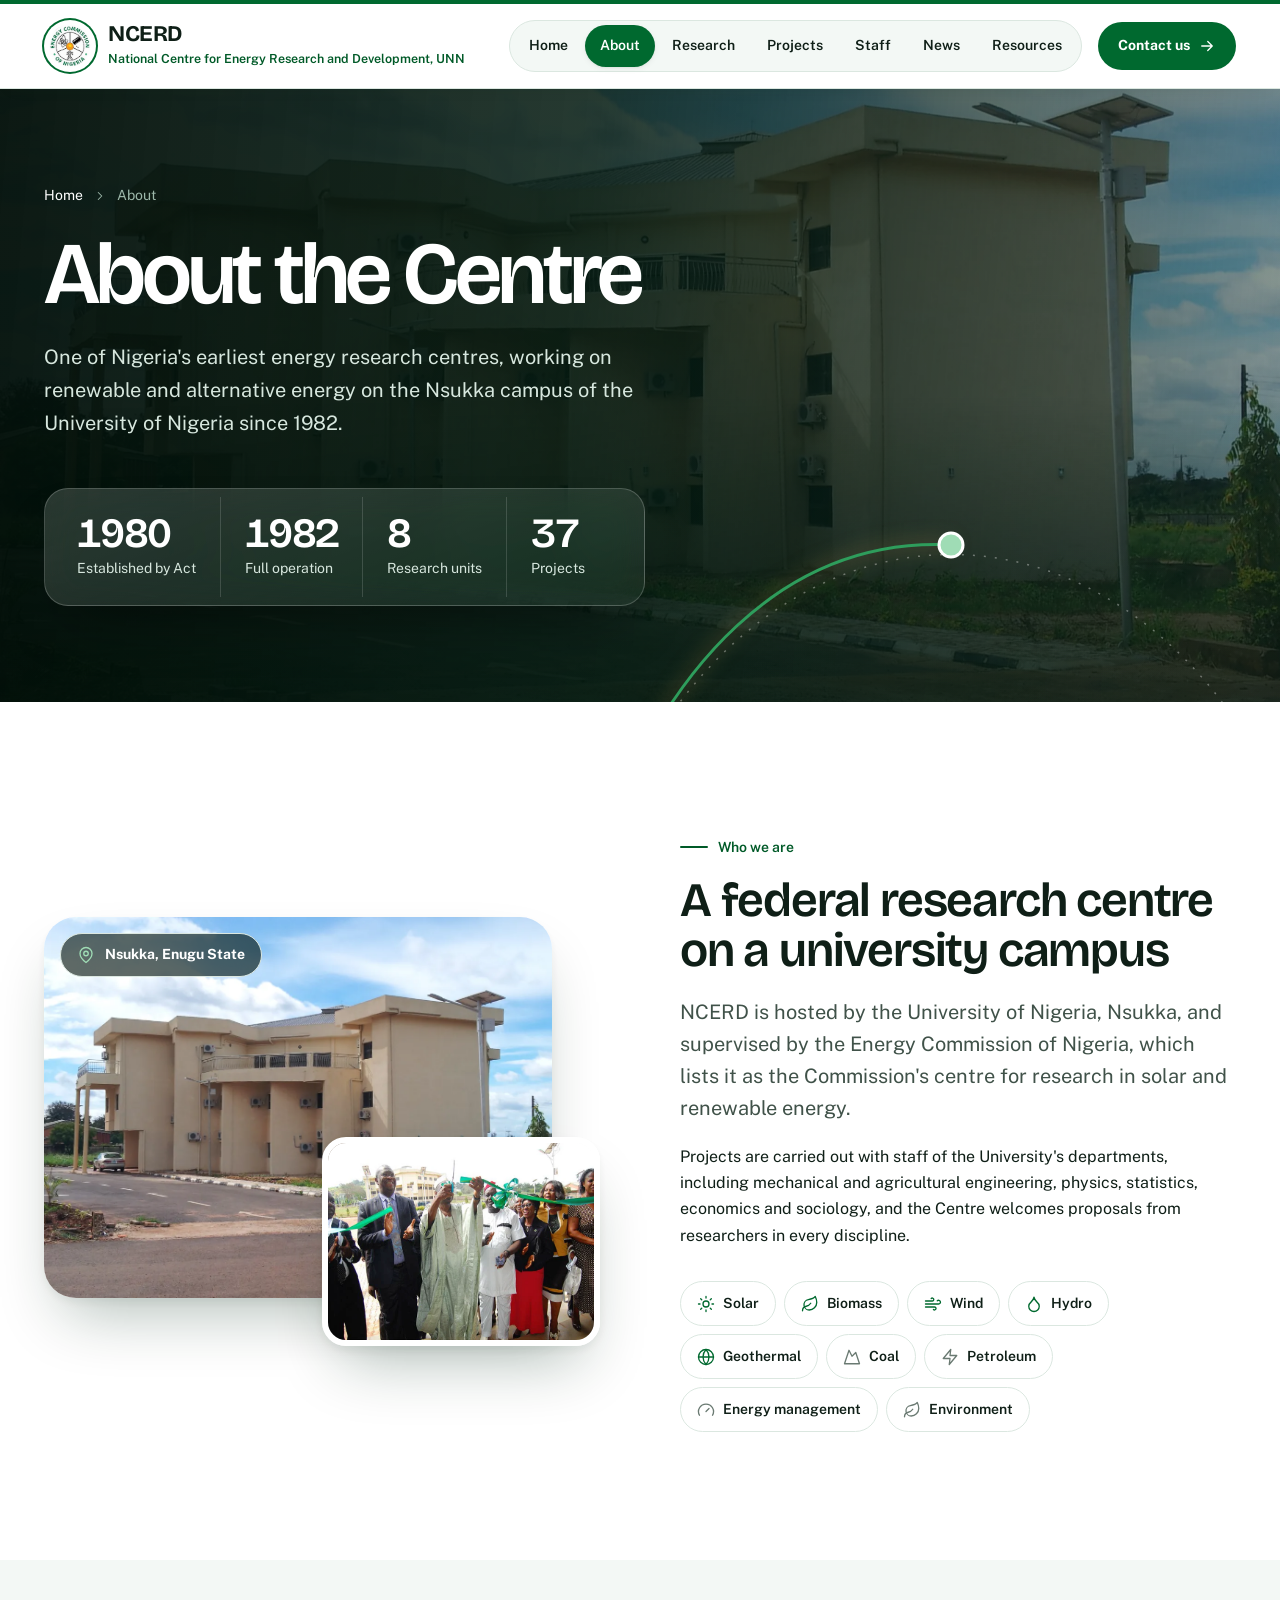
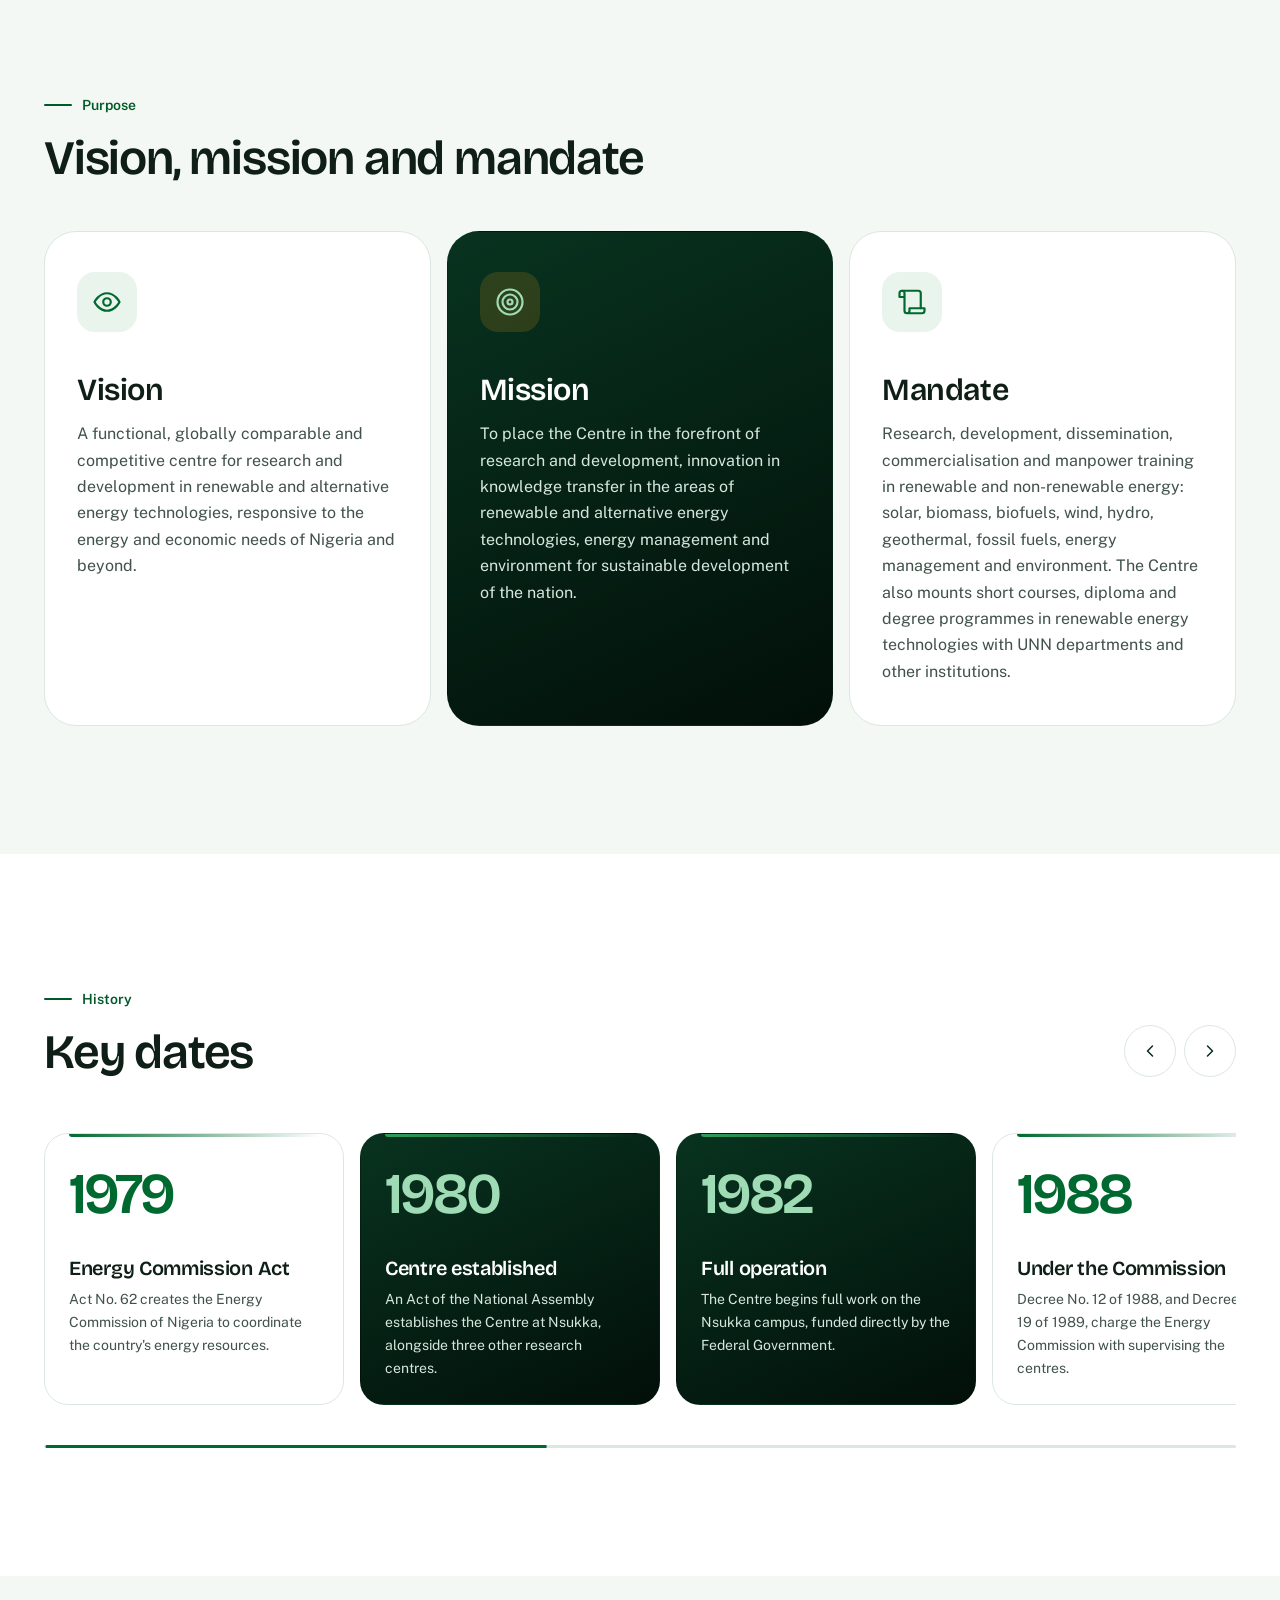
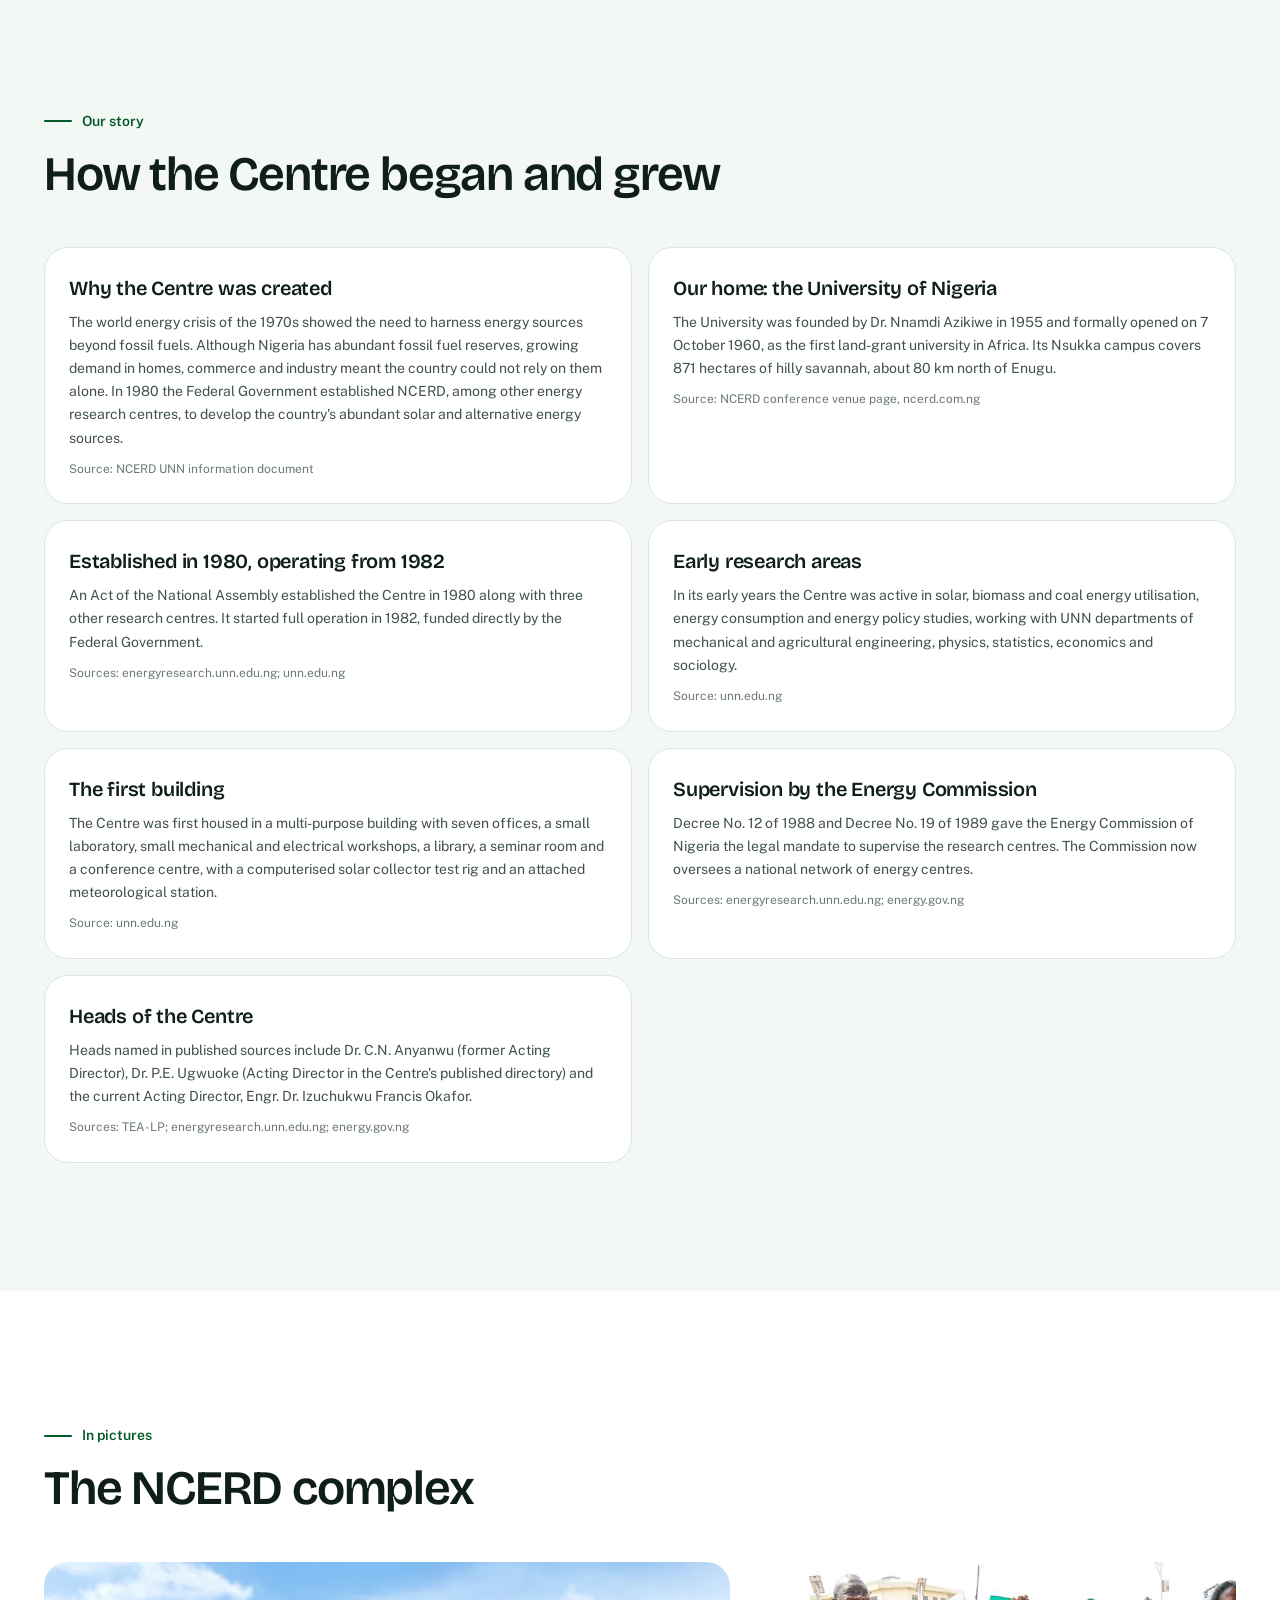
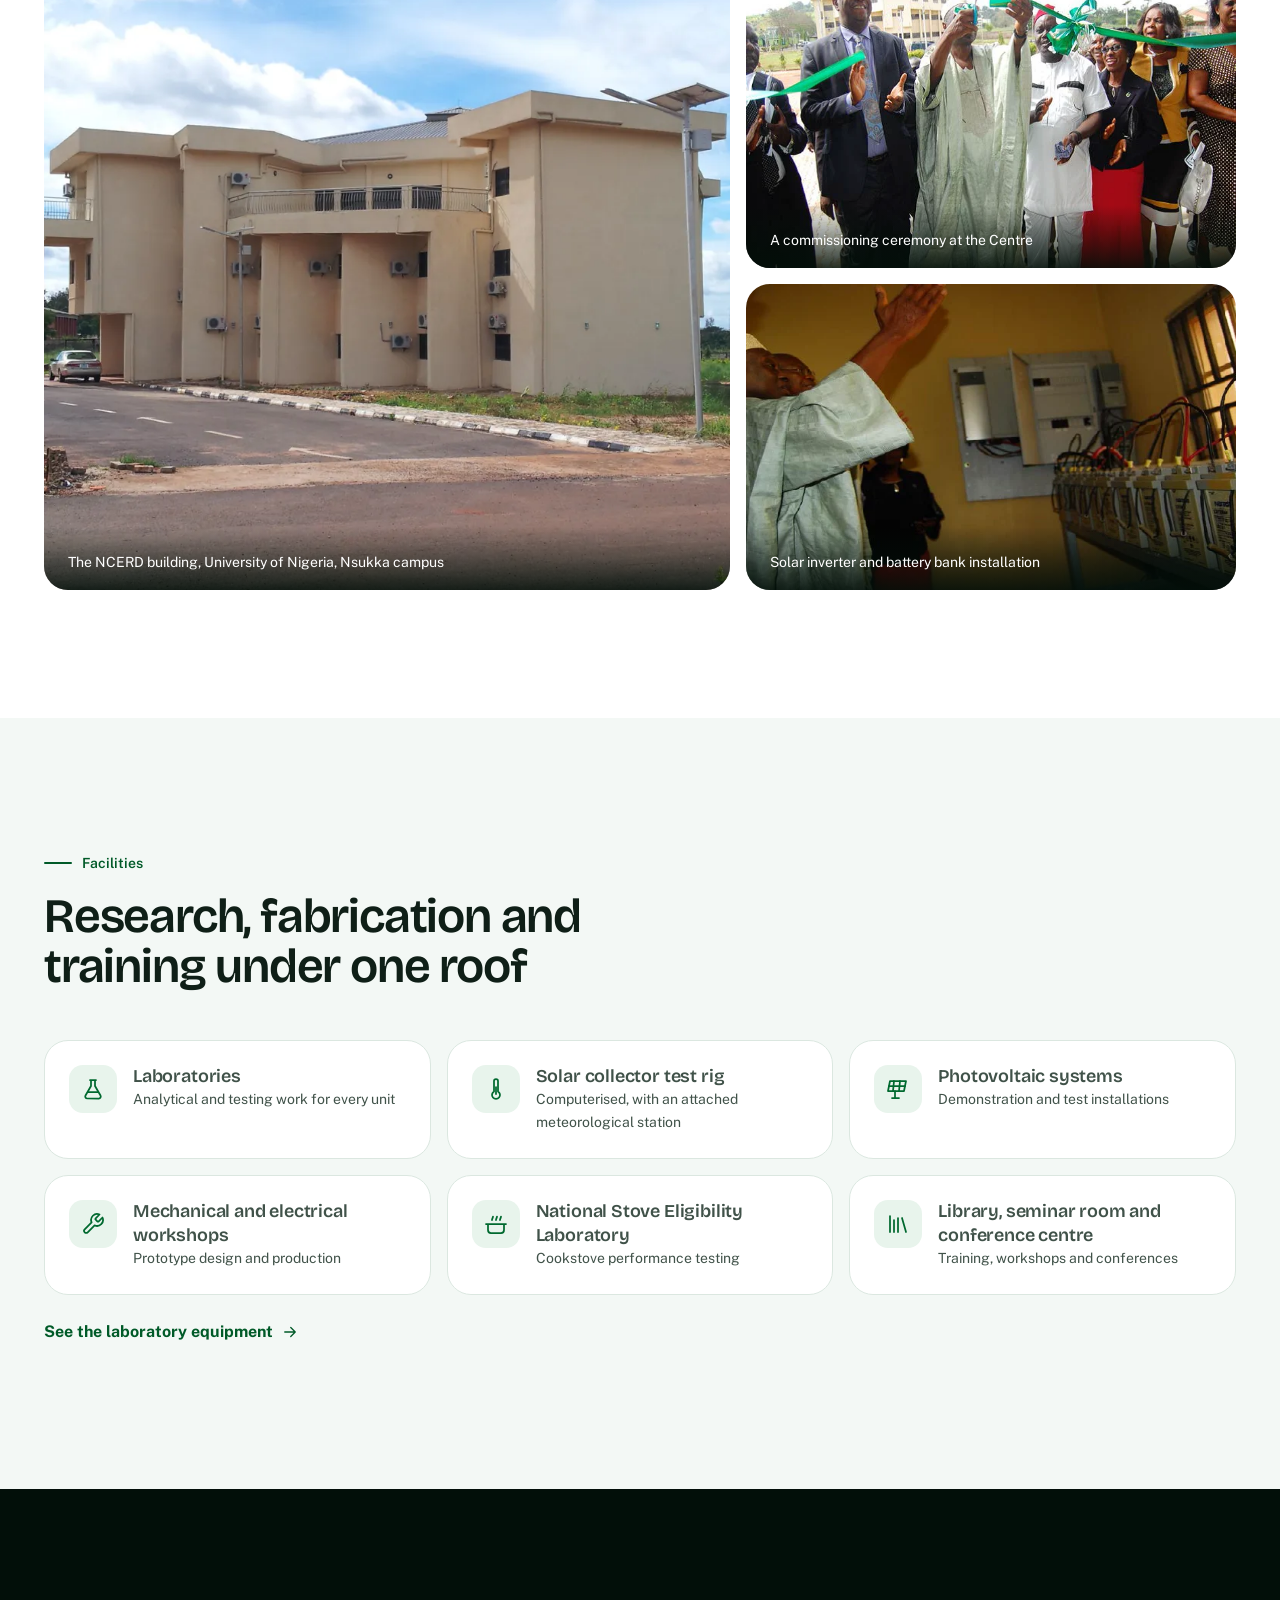
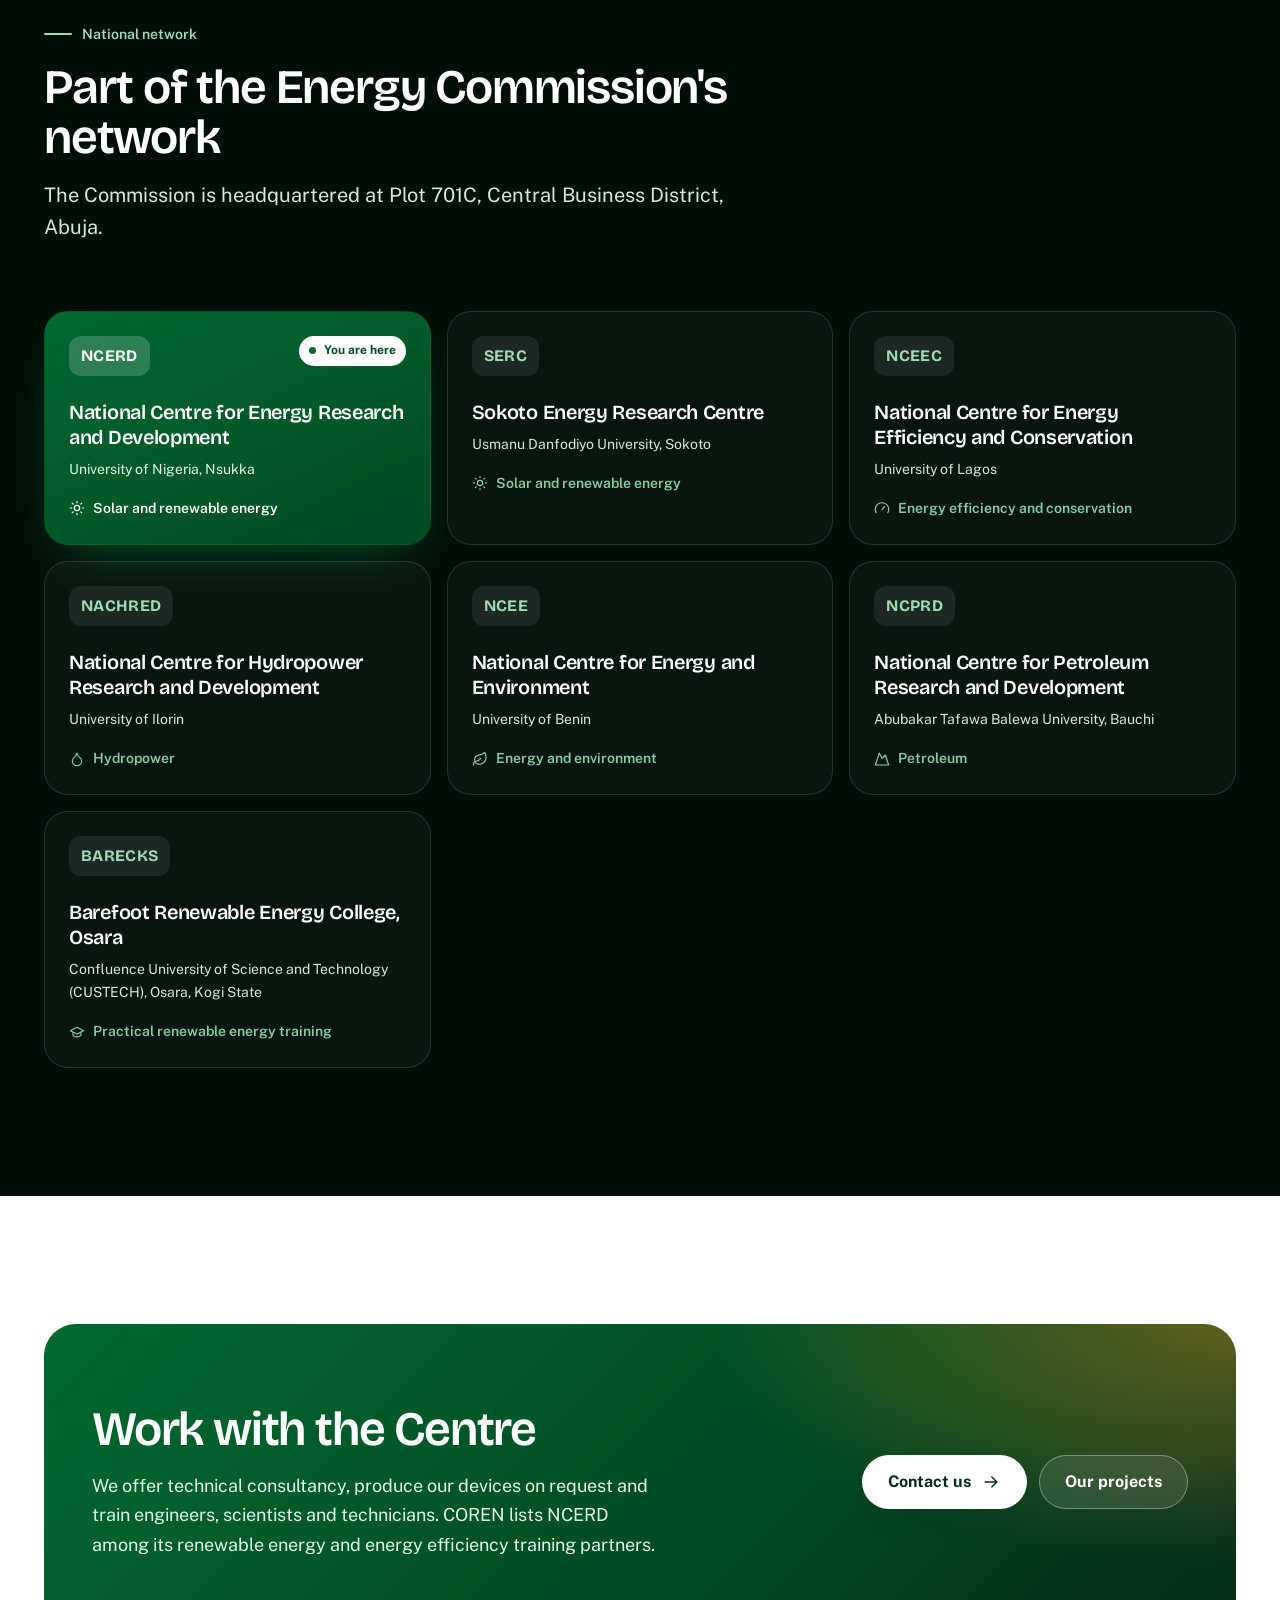
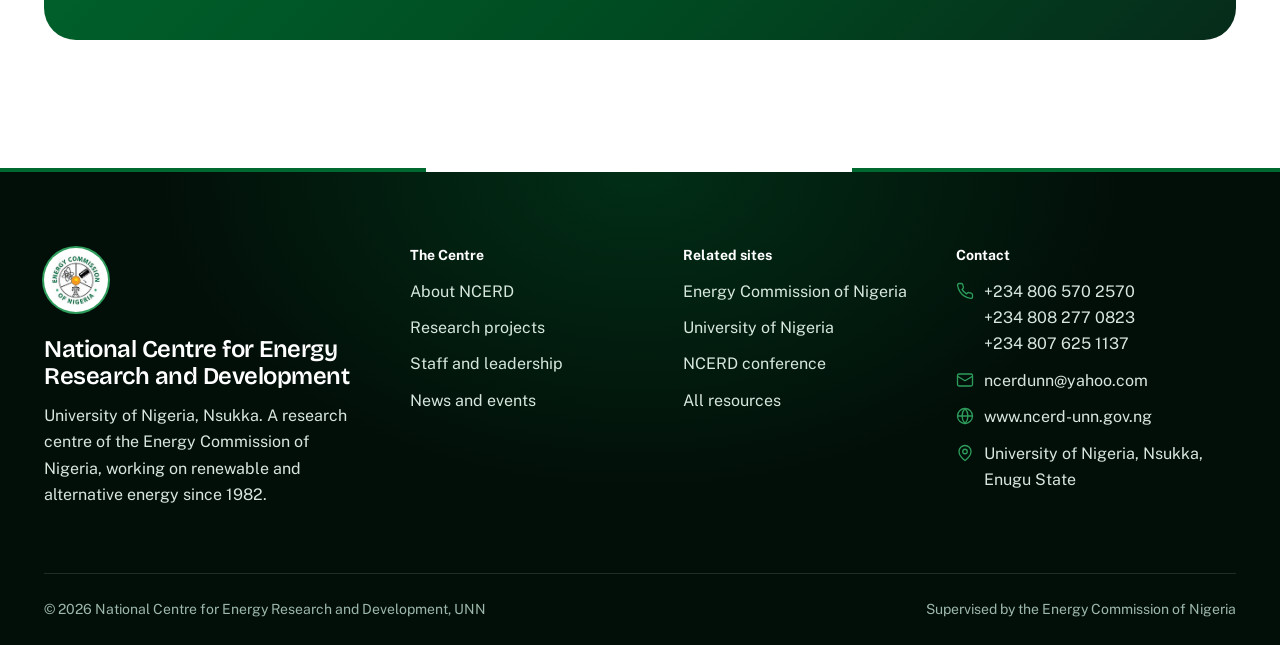
<file: about.html>
<!DOCTYPE html>
<html lang="en-NG">
<head>
<meta charset="UTF-8">
<meta name="viewport" content="width=device-width, initial-scale=1, viewport-fit=cover">
<title>About the Centre | NCERD, University of Nigeria, Nsukka</title>
<meta name="description" content="History, vision, mission, mandate and facilities of the National Centre for Energy Research and Development, University of Nigeria, Nsukka.">
<meta name="theme-color" content="#00692f">
<meta property="og:title" content="About the Centre | NCERD, University of Nigeria, Nsukka">
<meta property="og:description" content="History, vision, mission, mandate and facilities of the National Centre for Energy Research and Development, University of Nigeria, Nsukka.">
<meta property="og:image" content="assets/images/building-1100.webp">
<link rel="icon" href="assets/images/ecn-logo.png">
<link rel="preconnect" href="https://fonts.googleapis.com">
<link rel="preconnect" href="https://fonts.gstatic.com" crossorigin>
<link href="https://fonts.googleapis.com/css2?family=Bricolage+Grotesque:opsz,wght@12..96,500;12..96,600;12..96,700&family=Public+Sans:wght@400;500;600;700&display=swap" rel="stylesheet">
<link rel="stylesheet" href="assets/css/ncerd.css">
<script>document.documentElement.classList.add(matchMedia('(prefers-reduced-motion: reduce)').matches?'rm':'motion')</script>
</head>
<body>
<a class="skip" href="#main">Skip to main content</a>
<div class="progress" aria-hidden="true"></div>
<header class="site-head solid static">
  <div class="wrap">
    <a class="brand" href="index.html" aria-label="NCERD, University of Nigeria, Nsukka: home">
      <img class="seal" src="assets/images/ecn-logo.png" alt="" width="52" height="52">
      <span><b>NCERD</b><small>National Centre for Energy Research and Development, UNN</small></span>
    </a>
    <button class="menu-btn" aria-expanded="false" aria-controls="nav"><span class="bars"><i></i></span><span class="lbl">Menu</span></button>
    <nav class="nav" id="nav" aria-label="Main">
      <ul><li><a href="index.html">Home</a></li><li><a href="about.html" aria-current="page">About</a></li><li><a href="research.html">Research</a></li><li><a href="projects.html">Projects</a></li><li><a href="staff-profiles.html">Staff</a></li><li><a href="news-events.html">News</a></li><li><a href="external-resources.html">Resources</a></li></ul>
      <a class="cta" href="contact-us.html">Contact us <svg class="ic" viewBox="0 0 24 24" aria-hidden="true"><path d="M5 12h14M13 6l6 6-6 6"/></svg></a>
    </nav>
  </div>
</header>
<main id="main">
<section class="phero">
  <div class="bg"><img src="assets/images/building-2000.webp" alt="" fetchpriority="high"></div><svg class="phero-arc" viewBox="0 0 760 420" aria-hidden="true"><path d="M20 410 C 160 -20, 600 -20, 740 410"/><path class="solid" d="M20 410 C 90 190, 220 70, 380 78"/><circle cx="380" cy="78" r="12"/></svg>
  <div class="wrap in-load">
    <div class="crumbs"><a href="index.html">Home</a><svg class="ic" viewBox="0 0 24 24" aria-hidden="true"><path d="m9 18 6-6-6-6"/></svg><span>About</span></div>
    <h1>About the Centre</h1>
    <p>One of Nigeria's earliest energy research centres, working on renewable and alternative energy on the Nsukka campus of the University of Nigeria since 1982.</p>
    <div class="stats-glass glass"><div><b data-count="1980">1980</b><span>Established by Act</span></div><div><b data-count="1982">1982</b><span>Full operation</span></div><div><b data-count="8">8</b><span>Research units</span></div><div><b data-count="37">37</b><span>Projects</span></div></div>
  </div>
</section>

<section aria-labelledby="who">
  <div class="wrap split">
    <div class="photo-stack reveal-scale">
      <div class="a"><img src="assets/images/building-1100.webp" alt="The NCERD building at the University of Nigeria, Nsukka" loading="lazy"></div>
      <div class="b"><img src="assets/images/commissioning.webp" alt="A commissioning ceremony at the Centre" loading="lazy"></div>
      <span class="chip glass"><svg class="ic" viewBox="0 0 24 24" aria-hidden="true"><path d="M20 10c0 6-8 12-8 12S4 16 4 10a8 8 0 0 1 16 0z"/><circle cx="12" cy="10" r="3"/></svg>Nsukka, Enugu State</span>
    </div>
    <div class="reveal">
      <span class="eyebrow">Who we are</span>
      <h2 id="who">A federal research centre on a university campus</h2>
      <p class="lede" style="margin:20px 0">NCERD is hosted by the University of Nigeria, Nsukka, and supervised by the Energy Commission of Nigeria, which lists it as the Commission's centre for research in solar and renewable energy.</p>
      <p>Projects are carried out with staff of the University's departments, including mechanical and agricultural engineering, physics, statistics, economics and sociology, and the Centre welcomes proposals from researchers in every discipline.</p>
      <div class="rchips"><span class="rchip"><svg class="ic" viewBox="0 0 24 24" aria-hidden="true"><circle cx="12" cy="12" r="4"/><path d="M12 2v2M12 20v2M4.9 4.9l1.4 1.4M17.7 17.7l1.4 1.4M2 12h2M20 12h2M4.9 19.1l1.4-1.4M17.7 6.3l1.4-1.4"/></svg>Solar</span><span class="rchip"><svg class="ic" viewBox="0 0 24 24" aria-hidden="true"><path d="M11 20A7 7 0 0 1 9.8 6.1C15.5 5 17 4.5 19 2c1 2 2 4.2 2 8 0 5.5-4.8 10-10 10z"/><path d="M2 21c0-3 1.9-5.4 5-6 2.5-.5 4.6-1.9 6-4"/></svg>Biomass</span><span class="rchip"><svg class="ic" viewBox="0 0 24 24" aria-hidden="true"><path d="M17.7 7.7A2.5 2.5 0 1 1 19.5 12H2"/><path d="M9.6 4.6A2 2 0 1 1 11 8H2"/><path d="M12.6 19.4A2 2 0 1 0 14 16H2"/></svg>Wind</span><span class="rchip"><svg class="ic" viewBox="0 0 24 24" aria-hidden="true"><path d="M12 22a7 7 0 0 0 7-7c0-2-1-3.9-3-5.5S12.5 5.5 12 3c-.5 2.5-2 4.9-4 6.5S5 13 5 15a7 7 0 0 0 7 7z"/></svg>Hydro</span><span class="rchip"><svg class="ic" viewBox="0 0 24 24" aria-hidden="true"><circle cx="12" cy="12" r="10"/><path d="M2 12h20M12 2a15 15 0 0 1 4 10 15 15 0 0 1-4 10 15 15 0 0 1-4-10 15 15 0 0 1 4-10z"/></svg>Geothermal</span><span class="rchip nr"><svg class="ic" viewBox="0 0 24 24" aria-hidden="true"><path d="m8 3 4 8 5-5 5 15H2z"/></svg>Coal</span><span class="rchip nr"><svg class="ic" viewBox="0 0 24 24" aria-hidden="true"><path d="M13 2 3 14h9l-1 8 10-12h-9z"/></svg>Petroleum</span><span class="rchip nr"><svg class="ic" viewBox="0 0 24 24" aria-hidden="true"><path d="M12 14l4-4"/><path d="M3.3 19a10 10 0 1 1 17.4 0"/></svg>Energy management</span><span class="rchip nr"><svg class="ic" viewBox="0 0 24 24" aria-hidden="true"><path d="M11 20A7 7 0 0 1 9.8 6.1C15.5 5 17 4.5 19 2c1 2 2 4.2 2 8 0 5.5-4.8 10-10 10z"/><path d="M2 21c0-3 1.9-5.4 5-6 2.5-.5 4.6-1.9 6-4"/></svg>Environment</span></div>
    </div>
  </div>
</section>

<section class="mist" aria-labelledby="vm">
  <div class="wrap">
    <div class="head-row"><div class="reveal"><span class="eyebrow">Purpose</span><h2 id="vm">Vision, mission and mandate</h2></div></div>
    <div class="vmm" data-stagger>
      <article class="vcard"><div class="icon"><svg class="ic" viewBox="0 0 24 24" aria-hidden="true"><path d="M2 12s3.5-7 10-7 10 7 10 7-3.5 7-10 7S2 12 2 12z"/><circle cx="12" cy="12" r="3"/></svg></div><h3>Vision</h3><p>A functional, globally comparable and competitive centre for research and development in renewable and alternative energy technologies, responsive to the energy and economic needs of Nigeria and beyond.</p></article>
      <article class="vcard mid"><div class="icon"><svg class="ic" viewBox="0 0 24 24" aria-hidden="true"><circle cx="12" cy="12" r="10"/><circle cx="12" cy="12" r="6"/><circle cx="12" cy="12" r="2"/></svg></div><h3>Mission</h3><p>To place the Centre in the forefront of research and development, innovation in knowledge transfer in the areas of renewable and alternative energy technologies, energy management and environment for sustainable development of the nation.</p></article>
      <article class="vcard"><div class="icon"><svg class="ic" viewBox="0 0 24 24" aria-hidden="true"><path d="M8 21h12a2 2 0 0 0 2-2v-2H10v2a2 2 0 1 1-4 0V5a2 2 0 1 0-4 0v3h4"/><path d="M19 17V5a2 2 0 0 0-2-2H4"/></svg></div><h3>Mandate</h3><p>Research, development, dissemination, commercialisation and manpower training in renewable and non-renewable energy: solar, biomass, biofuels, wind, hydro, geothermal, fossil fuels, energy management and environment. The Centre also mounts short courses, diploma and degree programmes in renewable energy technologies with UNN departments and other institutions.</p></article>
    </div>
  </div>
</section>

<section id="history" aria-labelledby="hist-title">
  <div class="wrap">
    <div class="head-row">
      <div class="reveal"><span class="eyebrow">History</span><h2 id="hist-title">Key dates</h2></div>
      <div class="hs-ctrl reveal"><button class="round hs-prev" aria-label="Previous"><svg class="ic" viewBox="0 0 24 24" aria-hidden="true"><path d="m15 18-6-6 6-6"/></svg></button><button class="round hs-next" aria-label="Next"><svg class="ic" viewBox="0 0 24 24" aria-hidden="true"><path d="m9 18 6-6-6-6"/></svg></button></div>
    </div>
    <div class="hscroll reveal">
      <div class="hs-track" tabindex="0" aria-label="Timeline of the Centre, scroll sideways"><article class="moment"><time>1979</time><h3>Energy Commission Act</h3><p>Act No. 62 creates the Energy Commission of Nigeria to coordinate the country's energy resources.</p></article><article class="moment key"><time>1980</time><h3>Centre established</h3><p>An Act of the National Assembly establishes the Centre at Nsukka, alongside three other research centres.</p></article><article class="moment key"><time>1982</time><h3>Full operation</h3><p>The Centre begins full work on the Nsukka campus, funded directly by the Federal Government.</p></article><article class="moment"><time>1988</time><h3>Under the Commission</h3><p>Decree No. 12 of 1988, and Decree No. 19 of 1989, charge the Energy Commission with supervising the centres.</p></article><article class="moment"><time>1994</time><h3>Biogas programme begins</h3><p>Two members of staff train in biogas technology in China, starting the Centre's work on bio-digesters.</p></article><article class="moment"><time>2005</time><h3>Wind data bank</h3><p>A one-year wind data bank (2005–2006) is built with a CR10X data logger, measuring wind at 9 metres.</p></article><article class="moment"><time>2020</time><h3>4th conference</h3><p>NCERD hosts the 4th International Conference and Training Workshop with GIZ, alongside solar PV training.</p></article><article class="moment"><time>2022</time><h3>5th conference</h3><p>The 5th edition is held at the Centre, physically and virtually, on post-COVID-19 energy solutions.</p></article><article class="moment key"><time>2024</time><h3>6th edition</h3><p>A new call for papers opens with a 20-day practical solar PV training workshop.</p></article></div>
      <div class="hs-bar"><i></i></div>
    </div>
  </div>
</section>

<section class="mist" aria-labelledby="story-title">
  <div class="wrap">
    <div class="head-row"><div class="reveal"><span class="eyebrow">Our story</span><h2 id="story-title">How the Centre began and grew</h2></div></div>
    <div class="facts-list" data-stagger>
      <div class="fact"><b>Why the Centre was created</b><p>The world energy crisis of the 1970s showed the need to harness energy sources beyond fossil fuels. Although Nigeria has abundant fossil fuel reserves, growing demand in homes, commerce and industry meant the country could not rely on them alone. In 1980 the Federal Government established NCERD, among other energy research centres, to develop the country's abundant solar and alternative energy sources.</p><span class="src">Source: NCERD UNN information document</span></div>
      <div class="fact"><b>Our home: the University of Nigeria</b><p>The University was founded by Dr. Nnamdi Azikiwe in 1955 and formally opened on 7 October 1960, as the first land-grant university in Africa. Its Nsukka campus covers 871 hectares of hilly savannah, about 80 km north of Enugu.</p><span class="src">Source: NCERD conference venue page, ncerd.com.ng</span></div>
      <div class="fact"><b>Established in 1980, operating from 1982</b><p>An Act of the National Assembly established the Centre in 1980 along with three other research centres. It started full operation in 1982, funded directly by the Federal Government.</p><span class="src">Sources: energyresearch.unn.edu.ng; unn.edu.ng</span></div>
      <div class="fact"><b>Early research areas</b><p>In its early years the Centre was active in solar, biomass and coal energy utilisation, energy consumption and energy policy studies, working with UNN departments of mechanical and agricultural engineering, physics, statistics, economics and sociology.</p><span class="src">Source: unn.edu.ng</span></div>
      <div class="fact"><b>The first building</b><p>The Centre was first housed in a multi-purpose building with seven offices, a small laboratory, small mechanical and electrical workshops, a library, a seminar room and a conference centre, with a computerised solar collector test rig and an attached meteorological station.</p><span class="src">Source: unn.edu.ng</span></div>
      <div class="fact"><b>Supervision by the Energy Commission</b><p>Decree No. 12 of 1988 and Decree No. 19 of 1989 gave the Energy Commission of Nigeria the legal mandate to supervise the research centres. The Commission now oversees a national network of energy centres.</p><span class="src">Sources: energyresearch.unn.edu.ng; energy.gov.ng</span></div>
      <div class="fact"><b>Heads of the Centre</b><p>Heads named in published sources include Dr. C.N. Anyanwu (former Acting Director), Dr. P.E. Ugwuoke (Acting Director in the Centre's published directory) and the current Acting Director, Engr. Dr. Izuchukwu Francis Okafor.</p><span class="src">Sources: TEA-LP; energyresearch.unn.edu.ng; energy.gov.ng</span></div>
    </div>
  </div>
</section>

<section aria-labelledby="pics-title">
  <div class="wrap">
    <div class="head-row"><div class="reveal"><span class="eyebrow">In pictures</span><h2 id="pics-title">The NCERD complex</h2></div></div>
    <div class="gallery" data-stagger>
      <figure><img src="assets/images/building-1100.webp" alt="The NCERD building on the Nsukka campus" loading="lazy"><figcaption>The NCERD building, University of Nigeria, Nsukka campus</figcaption></figure>
      <figure><img src="assets/images/commissioning.webp" alt="Officials and staff at a ribbon-cutting ceremony at the Centre" loading="lazy"><figcaption>A commissioning ceremony at the Centre</figcaption></figure>
      <figure><img src="assets/images/inverter-room.webp" alt="Officials inspecting a solar inverter and battery bank installation" loading="lazy"><figcaption>Solar inverter and battery bank installation</figcaption></figure>
    </div>
  </div>
</section>

<section class="mist" aria-labelledby="fac">
  <div class="wrap">
    <div class="head-row"><div class="reveal"><span class="eyebrow">Facilities</span><h2 id="fac">Research, fabrication and training under one roof</h2></div></div>
    <div class="fac" data-stagger><div class="fac-item"><span class="icon"><svg class="ic" viewBox="0 0 24 24" aria-hidden="true"><path d="M9 3h6M10 3v6L4.5 18.5A2 2 0 0 0 6.2 21.5h11.6a2 2 0 0 0 1.7-3L14 9V3"/><path d="M7 15h10"/></svg></span><span><b>Laboratories</b><span>Analytical and testing work for every unit</span></span></div><div class="fac-item"><span class="icon"><svg class="ic" viewBox="0 0 24 24" aria-hidden="true"><path d="M14 4v10.5a4 4 0 1 1-4 0V4a2 2 0 0 1 4 0z"/><path d="M12 10v7"/></svg></span><span><b>Solar collector test rig</b><span>Computerised, with an attached meteorological station</span></span></div><div class="fac-item"><span class="icon"><svg class="ic" viewBox="0 0 24 24" aria-hidden="true"><path d="M4 4h16l-2 10H2z"/><path d="M3 9h16M8 4 7 14M14 4l-1 10"/><path d="M9 14v4M6 21h7M9 18v3"/></svg></span><span><b>Photovoltaic systems</b><span>Demonstration and test installations</span></span></div><div class="fac-item"><span class="icon"><svg class="ic" viewBox="0 0 24 24" aria-hidden="true"><path d="M14.7 6.3a1 1 0 0 0 0 1.4l1.6 1.6a1 1 0 0 0 1.4 0l3.8-3.8a6 6 0 0 1-7.9 7.9l-6.9 6.9a2.1 2.1 0 0 1-3-3l6.9-6.9a6 6 0 0 1 7.9-7.9z"/></svg></span><span><b>Mechanical and electrical workshops</b><span>Prototype design and production</span></span></div><div class="fac-item"><span class="icon"><svg class="ic" viewBox="0 0 24 24" aria-hidden="true"><path d="M2 12h20M4 12v6a3 3 0 0 0 3 3h10a3 3 0 0 0 3-3v-6"/><path d="M8 8c0-1.5 1-2 1-3.5M12 8c0-1.5 1-2 1-3.5M16 8c0-1.5 1-2 1-3.5"/></svg></span><span><b>National Stove Eligibility Laboratory</b><span>Cookstove performance testing</span></span></div><div class="fac-item"><span class="icon"><svg class="ic" viewBox="0 0 24 24" aria-hidden="true"><path d="M16 6l4 14M12 6v14M8 8v12M4 4v16"/></svg></span><span><b>Library, seminar room and conference centre</b><span>Training, workshops and conferences</span></span></div></div>
    <p style="margin-top:24px"><a class="link-arrow" href="research.html#facilities">See the laboratory equipment <svg class="ic" viewBox="0 0 24 24" aria-hidden="true"><path d="M5 12h14M13 6l6 6-6 6"/></svg></a></p>
  </div>
</section>

<section class="dark" aria-labelledby="net-title">
  <div class="wrap">
    <div class="head-row"><div class="reveal"><span class="eyebrow">National network</span><h2 id="net-title">Part of the Energy Commission's network</h2><p class="lede">The Commission is headquartered at Plot 701C, Central Business District, Abuja.</p></div></div>
    <div class="net" data-stagger><article class="centre here"><span class="here-pill">You are here</span><span class="ab">NCERD</span><h3>National Centre for Energy Research and Development</h3><p>University of Nigeria, Nsukka</p><div class="focus"><svg class="ic" viewBox="0 0 24 24" aria-hidden="true"><circle cx="12" cy="12" r="4"/><path d="M12 2v2M12 20v2M4.9 4.9l1.4 1.4M17.7 17.7l1.4 1.4M2 12h2M20 12h2M4.9 19.1l1.4-1.4M17.7 6.3l1.4-1.4"/></svg>Solar and renewable energy</div></article><article class="centre"><span class="ab">SERC</span><h3>Sokoto Energy Research Centre</h3><p>Usmanu Danfodiyo University, Sokoto</p><div class="focus"><svg class="ic" viewBox="0 0 24 24" aria-hidden="true"><circle cx="12" cy="12" r="4"/><path d="M12 2v2M12 20v2M4.9 4.9l1.4 1.4M17.7 17.7l1.4 1.4M2 12h2M20 12h2M4.9 19.1l1.4-1.4M17.7 6.3l1.4-1.4"/></svg>Solar and renewable energy</div></article><article class="centre"><span class="ab">NCEEC</span><h3>National Centre for Energy Efficiency and Conservation</h3><p>University of Lagos</p><div class="focus"><svg class="ic" viewBox="0 0 24 24" aria-hidden="true"><path d="M12 14l4-4"/><path d="M3.3 19a10 10 0 1 1 17.4 0"/></svg>Energy efficiency and conservation</div></article><article class="centre"><span class="ab">NACHRED</span><h3>National Centre for Hydropower Research and Development</h3><p>University of Ilorin</p><div class="focus"><svg class="ic" viewBox="0 0 24 24" aria-hidden="true"><path d="M12 22a7 7 0 0 0 7-7c0-2-1-3.9-3-5.5S12.5 5.5 12 3c-.5 2.5-2 4.9-4 6.5S5 13 5 15a7 7 0 0 0 7 7z"/></svg>Hydropower</div></article><article class="centre"><span class="ab">NCEE</span><h3>National Centre for Energy and Environment</h3><p>University of Benin</p><div class="focus"><svg class="ic" viewBox="0 0 24 24" aria-hidden="true"><path d="M11 20A7 7 0 0 1 9.8 6.1C15.5 5 17 4.5 19 2c1 2 2 4.2 2 8 0 5.5-4.8 10-10 10z"/><path d="M2 21c0-3 1.9-5.4 5-6 2.5-.5 4.6-1.9 6-4"/></svg>Energy and environment</div></article><article class="centre"><span class="ab">NCPRD</span><h3>National Centre for Petroleum Research and Development</h3><p>Abubakar Tafawa Balewa University, Bauchi</p><div class="focus"><svg class="ic" viewBox="0 0 24 24" aria-hidden="true"><path d="m8 3 4 8 5-5 5 15H2z"/></svg>Petroleum</div></article><article class="centre"><span class="ab">BARECKS</span><h3>Barefoot Renewable Energy College, Osara</h3><p>Confluence University of Science and Technology (CUSTECH), Osara, Kogi State</p><div class="focus"><svg class="ic" viewBox="0 0 24 24" aria-hidden="true"><path d="M22 10 12 5 2 10l10 5 10-5z"/><path d="M6 12v5c3 3 9 3 12 0v-5"/></svg>Practical renewable energy training</div></article></div>
  </div>
</section>

<section aria-labelledby="partner">
  <div class="wrap">
    <div class="cta-band reveal-scale">
      <div><h2 id="partner">Work with the Centre</h2><p>We offer technical consultancy, produce our devices on request and train engineers, scientists and technicians. COREN lists NCERD among its renewable energy and energy efficiency training partners.</p></div>
      <div class="btns"><a class="btn btn-gold" href="contact-us.html">Contact us <svg class="ic" viewBox="0 0 24 24" aria-hidden="true"><path d="M5 12h14M13 6l6 6-6 6"/></svg></a><a class="btn btn-glass" href="projects.html">Our projects</a></div>
    </div>
  </div>
</section>
</main>
<footer class="site-foot">
  <div class="wrap">
    <div class="foot-top">
      <div class="foot-brand">
        <img class="seal" src="assets/images/ecn-logo.png" alt="Energy Commission of Nigeria emblem" width="64" height="64">
        <b>National Centre for Energy Research and Development</b>
        <p>University of Nigeria, Nsukka. A research centre of the Energy Commission of Nigeria, working on renewable and alternative energy since 1982.</p>
      </div>
      <div>
        <h2>The Centre</h2>
        <ul><li><a href="about.html">About NCERD</a></li><li><a href="projects.html">Research projects</a></li><li><a href="staff-profiles.html">Staff and leadership</a></li><li><a href="news-events.html">News and events</a></li></ul>
      </div>
      <div>
        <h2>Related sites</h2>
        <ul><li><a href="https://energy.gov.ng" target="_blank" rel="noopener">Energy Commission of Nigeria</a></li><li><a href="https://www.unn.edu.ng" target="_blank" rel="noopener">University of Nigeria</a></li><li><a href="https://ncerd.com.ng" target="_blank" rel="noopener">NCERD conference</a></li><li><a href="external-resources.html">All resources</a></li></ul>
      </div>
      <div>
        <h2>Contact</h2>
        <ul>
          <li class="ci"><svg class="ic" viewBox="0 0 24 24" aria-hidden="true"><path d="M22 16.9v3a2 2 0 0 1-2.2 2 19.8 19.8 0 0 1-8.6-3.1 19.5 19.5 0 0 1-6-6A19.8 19.8 0 0 1 2.1 4.2 2 2 0 0 1 4.1 2h3a2 2 0 0 1 2 1.7c.1 1 .4 1.9.7 2.8a2 2 0 0 1-.5 2.1L8 9.9a16 16 0 0 0 6 6l1.3-1.3a2 2 0 0 1 2.1-.4c.9.3 1.8.6 2.8.7a2 2 0 0 1 1.7 2z"/></svg><span><a href="tel:+2348065702570">+234 806 570 2570</a><br><a href="tel:+2348082770823">+234 808 277 0823</a><br><a href="tel:+2348076251137">+234 807 625 1137</a></span></li>
          <li class="ci"><svg class="ic" viewBox="0 0 24 24" aria-hidden="true"><rect x="2" y="4" width="20" height="16" rx="2"/><path d="m22 7-10 6L2 7"/></svg><a href="mailto:ncerdunn@yahoo.com">ncerdunn@yahoo.com</a></li>
          <li class="ci"><svg class="ic" viewBox="0 0 24 24" aria-hidden="true"><circle cx="12" cy="12" r="10"/><path d="M2 12h20M12 2a15 15 0 0 1 4 10 15 15 0 0 1-4 10 15 15 0 0 1-4-10 15 15 0 0 1 4-10z"/></svg><a href="https://www.ncerd-unn.gov.ng" target="_blank" rel="noopener">www.ncerd-unn.gov.ng</a></li>
          <li class="ci"><svg class="ic" viewBox="0 0 24 24" aria-hidden="true"><path d="M20 10c0 6-8 12-8 12S4 16 4 10a8 8 0 0 1 16 0z"/><circle cx="12" cy="10" r="3"/></svg><span>University of Nigeria, Nsukka, Enugu State</span></li>
        </ul>
      </div>
    </div>
    <div class="wordmark" aria-hidden="true">NCERD</div>
    <div class="foot-base"><span>© <span id="yr">2026</span> National Centre for Energy Research and Development, UNN</span><span>Supervised by the Energy Commission of Nigeria</span></div>
  </div>
</footer>
<button class="to-top" aria-label="Back to top"><svg class="ring" viewBox="0 0 54 54" aria-hidden="true"><circle cx="27" cy="27" r="25"/></svg><svg class="ic" viewBox="0 0 24 24" aria-hidden="true"><path d="M12 19V5M5 12l7-7 7 7"/></svg></button>
<script src="assets/js/ncerd.js" defer></script>
</body>
</html>
</file>
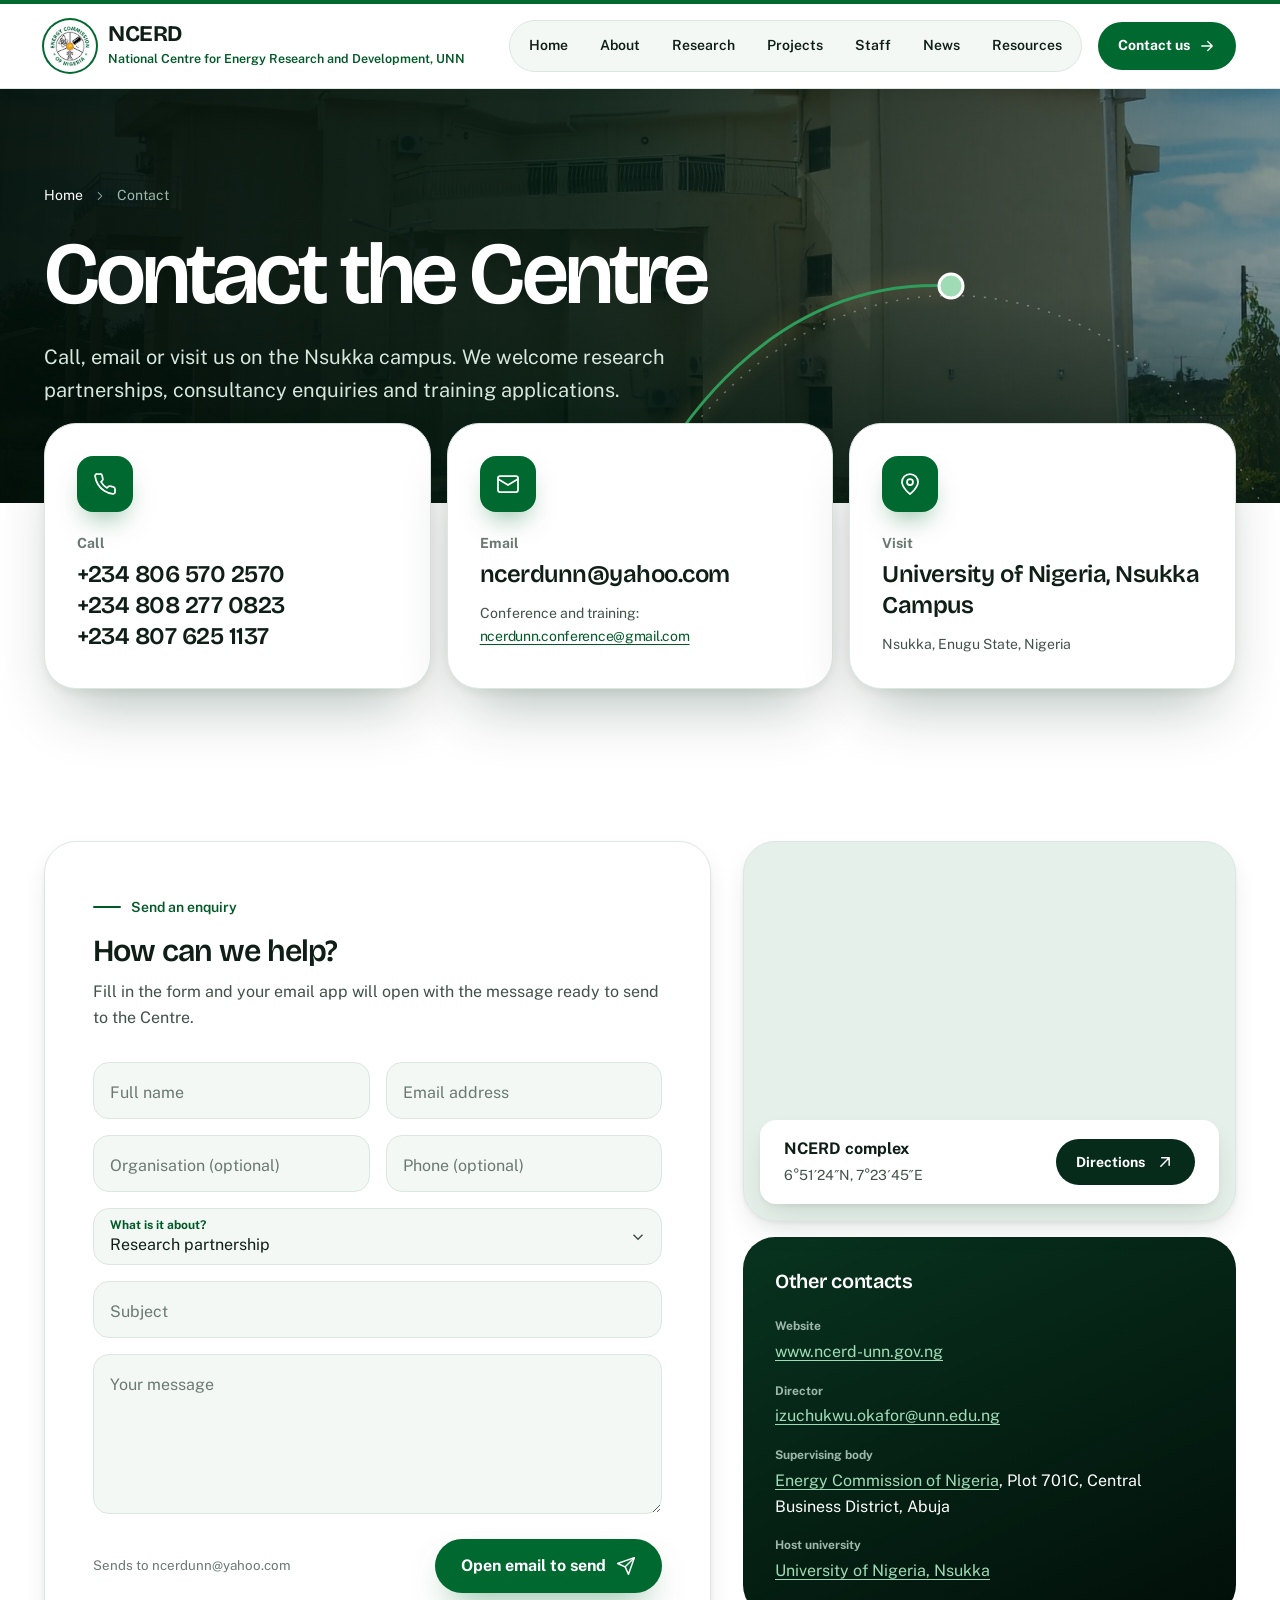
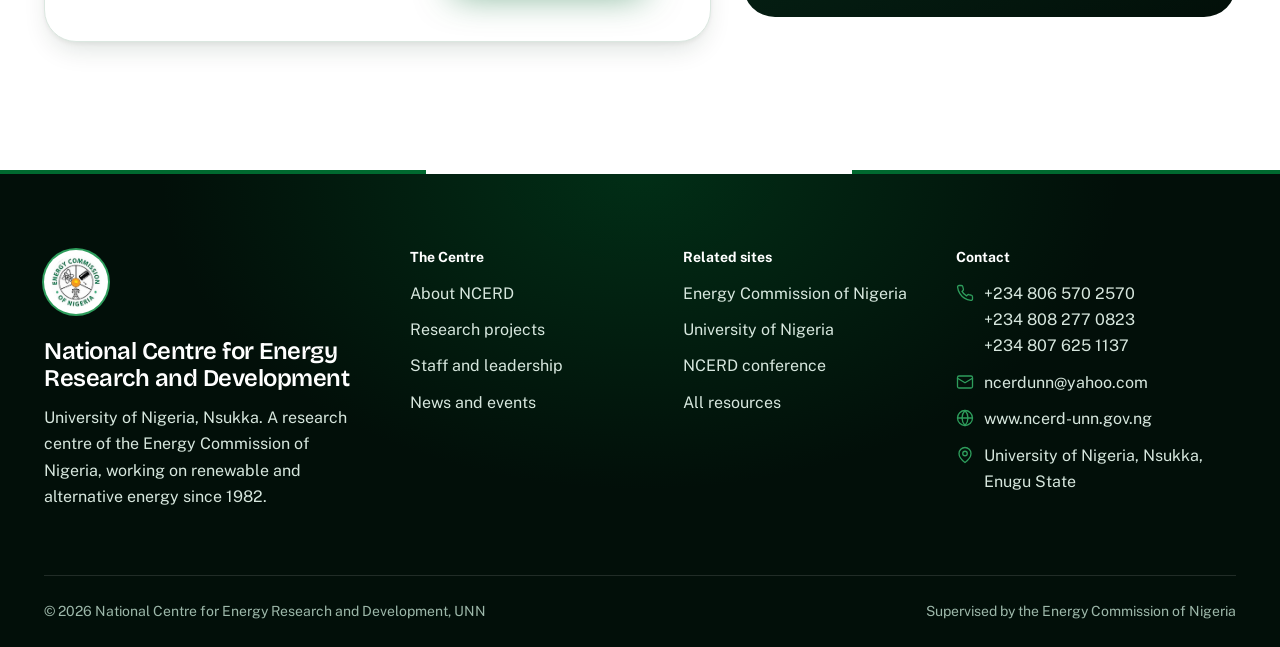
<file: contact-us.html>
<!DOCTYPE html>
<html lang="en-NG">
<head>
<meta charset="UTF-8">
<meta name="viewport" content="width=device-width, initial-scale=1, viewport-fit=cover">
<title>Contact us | NCERD, University of Nigeria, Nsukka</title>
<meta name="description" content="Phone, email, address and map for the National Centre for Energy Research and Development, University of Nigeria, Nsukka.">
<meta name="theme-color" content="#00692f">
<meta property="og:title" content="Contact us | NCERD, University of Nigeria, Nsukka">
<meta property="og:description" content="Phone, email, address and map for the National Centre for Energy Research and Development, University of Nigeria, Nsukka.">
<meta property="og:image" content="assets/images/building-1100.webp">
<link rel="icon" href="assets/images/ecn-logo.png">
<link rel="preconnect" href="https://fonts.googleapis.com">
<link rel="preconnect" href="https://fonts.gstatic.com" crossorigin>
<link href="https://fonts.googleapis.com/css2?family=Bricolage+Grotesque:opsz,wght@12..96,500;12..96,600;12..96,700&family=Public+Sans:wght@400;500;600;700&display=swap" rel="stylesheet">
<link rel="stylesheet" href="assets/css/ncerd.css">
<script>document.documentElement.classList.add(matchMedia('(prefers-reduced-motion: reduce)').matches?'rm':'motion')</script>
</head>
<body>
<a class="skip" href="#main">Skip to main content</a>
<div class="progress" aria-hidden="true"></div>
<header class="site-head solid static">
  <div class="wrap">
    <a class="brand" href="index.html" aria-label="NCERD, University of Nigeria, Nsukka: home">
      <img class="seal" src="assets/images/ecn-logo.png" alt="" width="52" height="52">
      <span><b>NCERD</b><small>National Centre for Energy Research and Development, UNN</small></span>
    </a>
    <button class="menu-btn" aria-expanded="false" aria-controls="nav"><span class="bars"><i></i></span><span class="lbl">Menu</span></button>
    <nav class="nav" id="nav" aria-label="Main">
      <ul><li><a href="index.html">Home</a></li><li><a href="about.html">About</a></li><li><a href="research.html">Research</a></li><li><a href="projects.html">Projects</a></li><li><a href="staff-profiles.html">Staff</a></li><li><a href="news-events.html">News</a></li><li><a href="external-resources.html">Resources</a></li></ul>
      <a class="cta" href="contact-us.html" aria-current="page">Contact us <svg class="ic" viewBox="0 0 24 24" aria-hidden="true"><path d="M5 12h14M13 6l6 6-6 6"/></svg></a>
    </nav>
  </div>
</header>
<main id="main">
<section class="phero">
  <div class="bg"><img src="assets/images/building-2000.webp" alt="" fetchpriority="high"></div><svg class="phero-arc" viewBox="0 0 760 420" aria-hidden="true"><path d="M20 410 C 160 -20, 600 -20, 740 410"/><path class="solid" d="M20 410 C 90 190, 220 70, 380 78"/><circle cx="380" cy="78" r="12"/></svg>
  <div class="wrap in-load">
    <div class="crumbs"><a href="index.html">Home</a><svg class="ic" viewBox="0 0 24 24" aria-hidden="true"><path d="m9 18 6-6-6-6"/></svg><span>Contact</span></div>
    <h1>Contact the Centre</h1>
    <p>Call, email or visit us on the Nsukka campus. We welcome research partnerships, consultancy enquiries and training applications.</p>
    
  </div>
</section>

<section style="padding-top:0">
  <div class="wrap">
    <div class="reach" data-stagger>
      <div class="rcard"><div class="icon"><svg class="ic" viewBox="0 0 24 24" aria-hidden="true"><path d="M22 16.9v3a2 2 0 0 1-2.2 2 19.8 19.8 0 0 1-8.6-3.1 19.5 19.5 0 0 1-6-6A19.8 19.8 0 0 1 2.1 4.2 2 2 0 0 1 4.1 2h3a2 2 0 0 1 2 1.7c.1 1 .4 1.9.7 2.8a2 2 0 0 1-.5 2.1L8 9.9a16 16 0 0 0 6 6l1.3-1.3a2 2 0 0 1 2.1-.4c.9.3 1.8.6 2.8.7a2 2 0 0 1 1.7 2z"/></svg></div><h2>Call</h2><a href="tel:+2348065702570">+234 806 570 2570</a><a href="tel:+2348082770823">+234 808 277 0823</a><a href="tel:+2348076251137">+234 807 625 1137</a></div>
      <div class="rcard"><div class="icon"><svg class="ic" viewBox="0 0 24 24" aria-hidden="true"><rect x="2" y="4" width="20" height="16" rx="2"/><path d="m22 7-10 6L2 7"/></svg></div><h2>Email</h2><a href="mailto:ncerdunn@yahoo.com">ncerdunn@yahoo.com</a><small>Conference and training: <a href="mailto:ncerdunn.conference@gmail.com">ncerdunn.conference@gmail.com</a></small></div>
      <div class="rcard"><div class="icon"><svg class="ic" viewBox="0 0 24 24" aria-hidden="true"><path d="M20 10c0 6-8 12-8 12S4 16 4 10a8 8 0 0 1 16 0z"/><circle cx="12" cy="10" r="3"/></svg></div><h2>Visit</h2><span class="v">University of Nigeria, Nsukka Campus</span><small>Nsukka, Enugu State, Nigeria</small></div>
    </div>
  </div>
</section>
<section style="padding-top:24px">
  <div class="wrap contact-layout">
    <div class="form-card reveal">
      <span class="eyebrow">Send an enquiry</span>
      <h2>How can we help?</h2>
      <p class="lede">Fill in the form and your email app will open with the message ready to send to the Centre.</p>
      <form id="enquiry" class="form" novalidate>
        <div class="field"><input id="f-name" name="name" autocomplete="name" placeholder=" " required><label for="f-name">Full name</label><span class="err">Enter your name.</span></div>
        <div class="field"><input id="f-email" name="email" type="email" autocomplete="email" placeholder=" " required><label for="f-email">Email address</label><span class="err">Enter an email address like name@example.com.</span></div>
        <div class="field"><input id="f-org" name="org" autocomplete="organization" placeholder=" "><label for="f-org">Organisation (optional)</label></div>
        <div class="field"><input id="f-phone" name="phone" type="tel" autocomplete="tel" placeholder=" "><label for="f-phone">Phone (optional)</label></div>
        <div class="field full"><select id="f-topic" name="topic"><option>Research partnership</option><option>Technical consultancy</option><option>Training and workshops</option><option>Conference</option><option>Student enquiry</option><option>General enquiry</option></select><label for="f-topic">What is it about?</label></div>
        <div class="field full"><input id="f-subject" name="subject" placeholder=" " required><label for="f-subject">Subject</label><span class="err">Add a short subject.</span></div>
        <div class="field full"><textarea id="f-msg" name="message" placeholder=" " required></textarea><label for="f-msg">Your message</label><span class="err">Write your message.</span></div>
        <div class="actions"><small>Sends to ncerdunn@yahoo.com</small><button class="btn btn-green" type="submit">Open email to send <svg class="ic" viewBox="0 0 24 24" aria-hidden="true"><path d="m22 2-7 20-4-9-9-4z"/><path d="M22 2 11 13"/></svg></button></div>
        <p class="form-ok" id="form-ok" role="status"><svg class="ic" viewBox="0 0 24 24" aria-hidden="true"><path d="M20 6 9 17l-5-5"/></svg>Your email app should now be open with your message. Press send there to reach the Centre.</p>
      </form>
    </div>
    <div class="side">
      <div class="map-card reveal-scale">
        <iframe title="Map of the NCERD complex on the University of Nigeria, Nsukka campus" loading="lazy" src="https://www.openstreetmap.org/export/embed.html?bbox=7.3858%2C6.8507%2C7.4058%2C6.8627&amp;layer=mapnik&amp;marker=6.85667%2C7.39583"></iframe>
        <div class="pin"><div><b>NCERD complex</b><span>6°51′24″N, 7°23′45″E</span></div><a class="btn btn-dark" href="https://www.openstreetmap.org/?mlat=6.85667&amp;mlon=7.39583#map=17/6.85667/7.39583" target="_blank" rel="noopener">Directions <svg class="ic" viewBox="0 0 24 24" aria-hidden="true"><path d="M7 17 17 7M8 7h9v9"/></svg></a></div>
      </div>
      <div class="info reveal">
        <h3>Other contacts</h3>
        <dl>
          <div><dt>Website</dt><dd><a href="https://www.ncerd-unn.gov.ng" target="_blank" rel="noopener">www.ncerd-unn.gov.ng</a></dd></div>
          <div><dt>Director</dt><dd><a href="mailto:izuchukwu.okafor@unn.edu.ng">izuchukwu.okafor@unn.edu.ng</a></dd></div>
          <div><dt>Supervising body</dt><dd><a href="https://energy.gov.ng" target="_blank" rel="noopener">Energy Commission of Nigeria</a>, Plot 701C, Central Business District, Abuja</dd></div>
          <div><dt>Host university</dt><dd><a href="https://www.unn.edu.ng" target="_blank" rel="noopener">University of Nigeria, Nsukka</a></dd></div>
        </dl>
      </div>
    </div>
  </div>
</section>
</main>
<footer class="site-foot">
  <div class="wrap">
    <div class="foot-top">
      <div class="foot-brand">
        <img class="seal" src="assets/images/ecn-logo.png" alt="Energy Commission of Nigeria emblem" width="64" height="64">
        <b>National Centre for Energy Research and Development</b>
        <p>University of Nigeria, Nsukka. A research centre of the Energy Commission of Nigeria, working on renewable and alternative energy since 1982.</p>
      </div>
      <div>
        <h2>The Centre</h2>
        <ul><li><a href="about.html">About NCERD</a></li><li><a href="projects.html">Research projects</a></li><li><a href="staff-profiles.html">Staff and leadership</a></li><li><a href="news-events.html">News and events</a></li></ul>
      </div>
      <div>
        <h2>Related sites</h2>
        <ul><li><a href="https://energy.gov.ng" target="_blank" rel="noopener">Energy Commission of Nigeria</a></li><li><a href="https://www.unn.edu.ng" target="_blank" rel="noopener">University of Nigeria</a></li><li><a href="https://ncerd.com.ng" target="_blank" rel="noopener">NCERD conference</a></li><li><a href="external-resources.html">All resources</a></li></ul>
      </div>
      <div>
        <h2>Contact</h2>
        <ul>
          <li class="ci"><svg class="ic" viewBox="0 0 24 24" aria-hidden="true"><path d="M22 16.9v3a2 2 0 0 1-2.2 2 19.8 19.8 0 0 1-8.6-3.1 19.5 19.5 0 0 1-6-6A19.8 19.8 0 0 1 2.1 4.2 2 2 0 0 1 4.1 2h3a2 2 0 0 1 2 1.7c.1 1 .4 1.9.7 2.8a2 2 0 0 1-.5 2.1L8 9.9a16 16 0 0 0 6 6l1.3-1.3a2 2 0 0 1 2.1-.4c.9.3 1.8.6 2.8.7a2 2 0 0 1 1.7 2z"/></svg><span><a href="tel:+2348065702570">+234 806 570 2570</a><br><a href="tel:+2348082770823">+234 808 277 0823</a><br><a href="tel:+2348076251137">+234 807 625 1137</a></span></li>
          <li class="ci"><svg class="ic" viewBox="0 0 24 24" aria-hidden="true"><rect x="2" y="4" width="20" height="16" rx="2"/><path d="m22 7-10 6L2 7"/></svg><a href="mailto:ncerdunn@yahoo.com">ncerdunn@yahoo.com</a></li>
          <li class="ci"><svg class="ic" viewBox="0 0 24 24" aria-hidden="true"><circle cx="12" cy="12" r="10"/><path d="M2 12h20M12 2a15 15 0 0 1 4 10 15 15 0 0 1-4 10 15 15 0 0 1-4-10 15 15 0 0 1 4-10z"/></svg><a href="https://www.ncerd-unn.gov.ng" target="_blank" rel="noopener">www.ncerd-unn.gov.ng</a></li>
          <li class="ci"><svg class="ic" viewBox="0 0 24 24" aria-hidden="true"><path d="M20 10c0 6-8 12-8 12S4 16 4 10a8 8 0 0 1 16 0z"/><circle cx="12" cy="10" r="3"/></svg><span>University of Nigeria, Nsukka, Enugu State</span></li>
        </ul>
      </div>
    </div>
    <div class="wordmark" aria-hidden="true">NCERD</div>
    <div class="foot-base"><span>© <span id="yr">2026</span> National Centre for Energy Research and Development, UNN</span><span>Supervised by the Energy Commission of Nigeria</span></div>
  </div>
</footer>
<button class="to-top" aria-label="Back to top"><svg class="ring" viewBox="0 0 54 54" aria-hidden="true"><circle cx="27" cy="27" r="25"/></svg><svg class="ic" viewBox="0 0 24 24" aria-hidden="true"><path d="M12 19V5M5 12l7-7 7 7"/></svg></button>
<script src="assets/js/ncerd.js" defer></script>
</body>
</html>
</file>
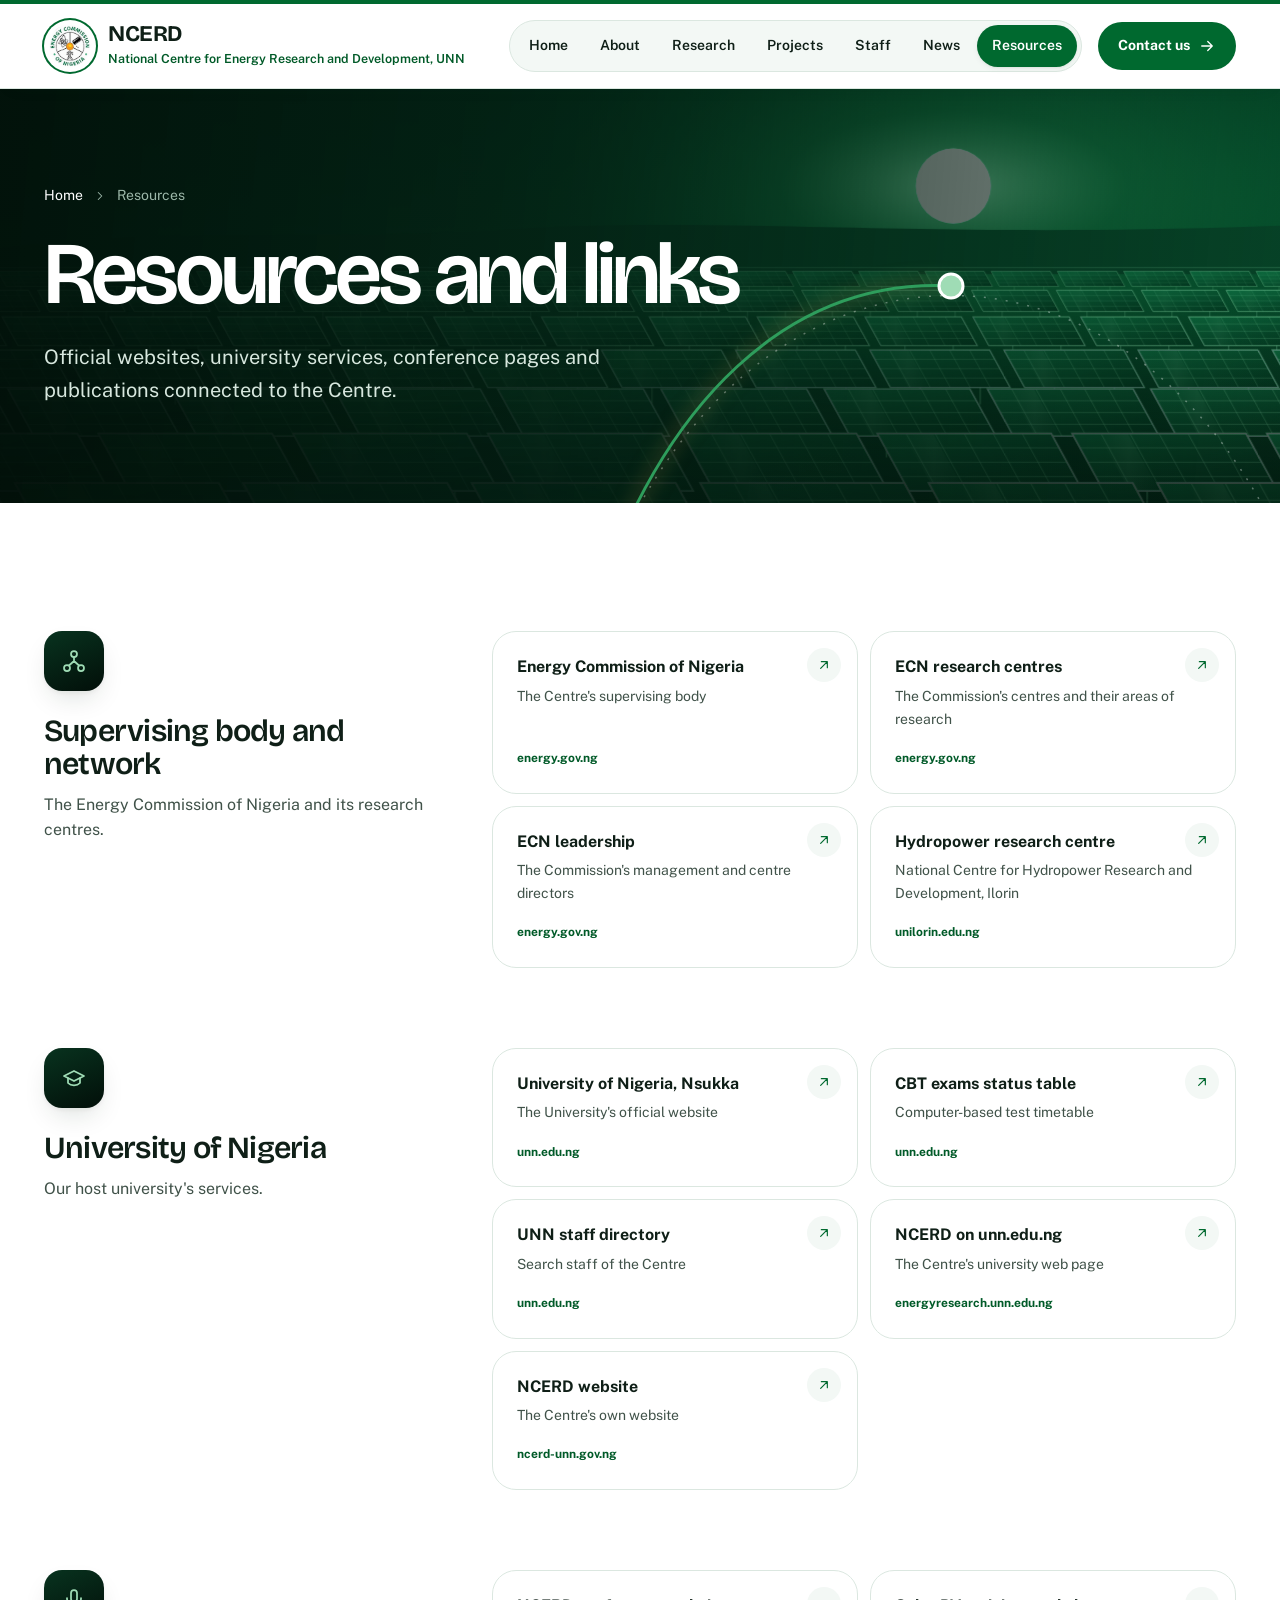
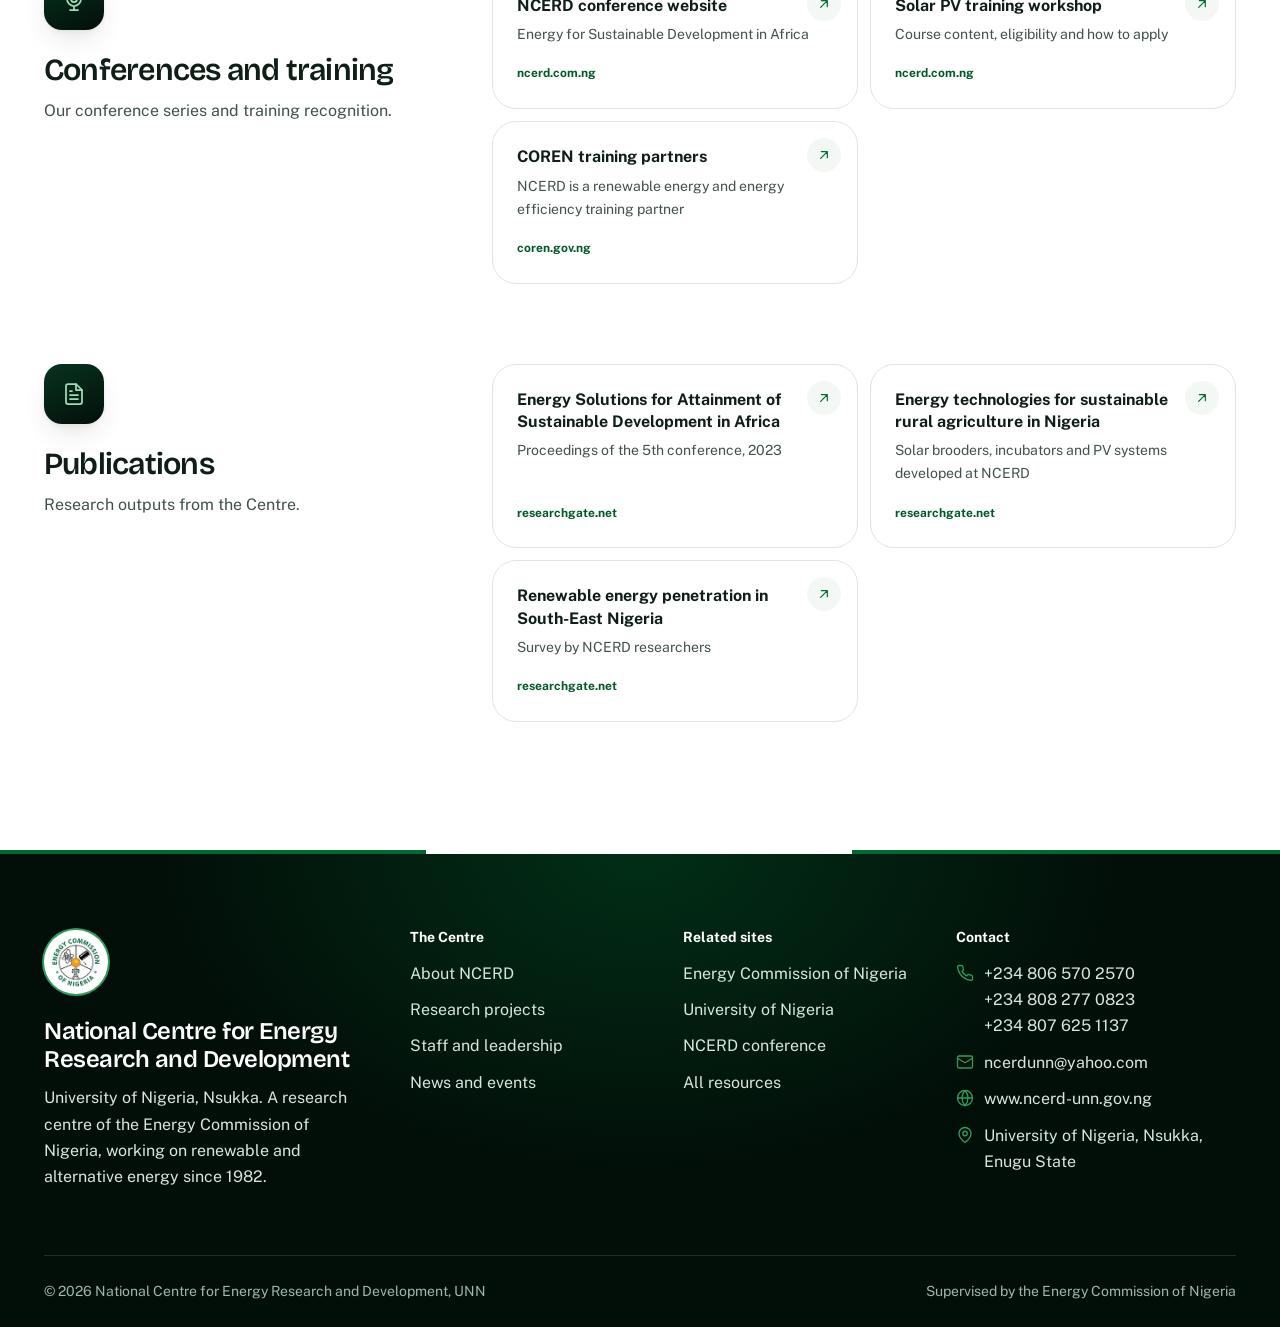
<file: external-resources.html>
<!DOCTYPE html>
<html lang="en-NG">
<head>
<meta charset="UTF-8">
<meta name="viewport" content="width=device-width, initial-scale=1, viewport-fit=cover">
<title>Resources and links | NCERD, University of Nigeria, Nsukka</title>
<meta name="description" content="Links to the Energy Commission of Nigeria, University of Nigeria services, NCERD conferences, training and publications.">
<meta name="theme-color" content="#00692f">
<meta property="og:title" content="Resources and links | NCERD, University of Nigeria, Nsukka">
<meta property="og:description" content="Links to the Energy Commission of Nigeria, University of Nigeria services, NCERD conferences, training and publications.">
<meta property="og:image" content="assets/images/building-1100.webp">
<link rel="icon" href="assets/images/ecn-logo.png">
<link rel="preconnect" href="https://fonts.googleapis.com">
<link rel="preconnect" href="https://fonts.gstatic.com" crossorigin>
<link href="https://fonts.googleapis.com/css2?family=Bricolage+Grotesque:opsz,wght@12..96,500;12..96,600;12..96,700&family=Public+Sans:wght@400;500;600;700&display=swap" rel="stylesheet">
<link rel="stylesheet" href="assets/css/ncerd.css">
<script>document.documentElement.classList.add(matchMedia('(prefers-reduced-motion: reduce)').matches?'rm':'motion')</script>
</head>
<body>
<a class="skip" href="#main">Skip to main content</a>
<div class="progress" aria-hidden="true"></div>
<header class="site-head solid static">
  <div class="wrap">
    <a class="brand" href="index.html" aria-label="NCERD, University of Nigeria, Nsukka: home">
      <img class="seal" src="assets/images/ecn-logo.png" alt="" width="52" height="52">
      <span><b>NCERD</b><small>National Centre for Energy Research and Development, UNN</small></span>
    </a>
    <button class="menu-btn" aria-expanded="false" aria-controls="nav"><span class="bars"><i></i></span><span class="lbl">Menu</span></button>
    <nav class="nav" id="nav" aria-label="Main">
      <ul><li><a href="index.html">Home</a></li><li><a href="about.html">About</a></li><li><a href="research.html">Research</a></li><li><a href="projects.html">Projects</a></li><li><a href="staff-profiles.html">Staff</a></li><li><a href="news-events.html">News</a></li><li><a href="external-resources.html" aria-current="page">Resources</a></li></ul>
      <a class="cta" href="contact-us.html">Contact us <svg class="ic" viewBox="0 0 24 24" aria-hidden="true"><path d="M5 12h14M13 6l6 6-6 6"/></svg></a>
    </nav>
  </div>
</header>
<main id="main">
<section class="phero">
  <div class="bg"><img src="assets/images/hero-solar.svg" alt="" fetchpriority="high"></div><svg class="phero-arc" viewBox="0 0 760 420" aria-hidden="true"><path d="M20 410 C 160 -20, 600 -20, 740 410"/><path class="solid" d="M20 410 C 90 190, 220 70, 380 78"/><circle cx="380" cy="78" r="12"/></svg>
  <div class="wrap in-load">
    <div class="crumbs"><a href="index.html">Home</a><svg class="ic" viewBox="0 0 24 24" aria-hidden="true"><path d="m9 18 6-6-6-6"/></svg><span>Resources</span></div>
    <h1>Resources and links</h1>
    <p>Official websites, university services, conference pages and publications connected to the Centre.</p>
    
  </div>
</section>
<section><div class="wrap res-groups"><div class="res-group"><div class="reveal"><div class="sticky"><div class="icon"><svg class="ic" viewBox="0 0 24 24" aria-hidden="true"><circle cx="12" cy="5" r="3"/><circle cx="5" cy="19" r="3"/><circle cx="19" cy="19" r="3"/><path d="M12 8v4M12 12l-5 4.5M12 12l5 4.5"/></svg></div><h2>Supervising body and network</h2><p class="lede">The Energy Commission of Nigeria and its research centres.</p></div></div><div class="link-cards" data-stagger><a class="lc" href="https://energy.gov.ng" target="_blank" rel="noopener"><span class="go"><svg class="ic" viewBox="0 0 24 24" aria-hidden="true"><path d="M7 17 17 7M8 7h9v9"/></svg></span><b>Energy Commission of Nigeria</b><span>The Centre's supervising body</span><span class="dom">energy.gov.ng</span></a><a class="lc" href="https://energy.gov.ng/research_centers.php" target="_blank" rel="noopener"><span class="go"><svg class="ic" viewBox="0 0 24 24" aria-hidden="true"><path d="M7 17 17 7M8 7h9v9"/></svg></span><b>ECN research centres</b><span>The Commission's centres and their areas of research</span><span class="dom">energy.gov.ng</span></a><a class="lc" href="https://energy.gov.ng/team.html" target="_blank" rel="noopener"><span class="go"><svg class="ic" viewBox="0 0 24 24" aria-hidden="true"><path d="M7 17 17 7M8 7h9v9"/></svg></span><b>ECN leadership</b><span>The Commission's management and centre directors</span><span class="dom">energy.gov.ng</span></a><a class="lc" href="https://nachred.unilorin.edu.ng" target="_blank" rel="noopener"><span class="go"><svg class="ic" viewBox="0 0 24 24" aria-hidden="true"><path d="M7 17 17 7M8 7h9v9"/></svg></span><b>Hydropower research centre</b><span>National Centre for Hydropower Research and Development, Ilorin</span><span class="dom">unilorin.edu.ng</span></a></div></div><div class="res-group"><div class="reveal"><div class="sticky"><div class="icon"><svg class="ic" viewBox="0 0 24 24" aria-hidden="true"><path d="M22 10 12 5 2 10l10 5 10-5z"/><path d="M6 12v5c3 3 9 3 12 0v-5"/></svg></div><h2>University of Nigeria</h2><p class="lede">Our host university's services.</p></div></div><div class="link-cards" data-stagger><a class="lc" href="https://www.unn.edu.ng" target="_blank" rel="noopener"><span class="go"><svg class="ic" viewBox="0 0 24 24" aria-hidden="true"><path d="M7 17 17 7M8 7h9v9"/></svg></span><b>University of Nigeria, Nsukka</b><span>The University's official website</span><span class="dom">unn.edu.ng</span></a><a class="lc" href="http://www.unn.edu.ng/cbttimetable/" target="_blank" rel="noopener"><span class="go"><svg class="ic" viewBox="0 0 24 24" aria-hidden="true"><path d="M7 17 17 7M8 7h9v9"/></svg></span><b>CBT exams status table</b><span>Computer-based test timetable</span><span class="dom">unn.edu.ng</span></a><a class="lc" href="http://www.unn.edu.ng/internals/staff/search?faculty=CENTRE+FOR+ENERGY+RESEARCH+AND+DEVELOPMENT&department=CENTRE+FOR+ENERGY+RESEARCH+AND+DEVELOPMENT&term=a" target="_blank" rel="noopener"><span class="go"><svg class="ic" viewBox="0 0 24 24" aria-hidden="true"><path d="M7 17 17 7M8 7h9v9"/></svg></span><b>UNN staff directory</b><span>Search staff of the Centre</span><span class="dom">unn.edu.ng</span></a><a class="lc" href="https://energyresearch.unn.edu.ng" target="_blank" rel="noopener"><span class="go"><svg class="ic" viewBox="0 0 24 24" aria-hidden="true"><path d="M7 17 17 7M8 7h9v9"/></svg></span><b>NCERD on unn.edu.ng</b><span>The Centre's university web page</span><span class="dom">energyresearch.unn.edu.ng</span></a><a class="lc" href="https://www.ncerd-unn.gov.ng" target="_blank" rel="noopener"><span class="go"><svg class="ic" viewBox="0 0 24 24" aria-hidden="true"><path d="M7 17 17 7M8 7h9v9"/></svg></span><b>NCERD website</b><span>The Centre's own website</span><span class="dom">ncerd-unn.gov.ng</span></a></div></div><div class="res-group"><div class="reveal"><div class="sticky"><div class="icon"><svg class="ic" viewBox="0 0 24 24" aria-hidden="true"><rect x="9" y="2" width="6" height="12" rx="3"/><path d="M19 10v1a7 7 0 0 1-14 0v-1M12 18v4M8 22h8"/></svg></div><h2>Conferences and training</h2><p class="lede">Our conference series and training recognition.</p></div></div><div class="link-cards" data-stagger><a class="lc" href="https://ncerd.com.ng" target="_blank" rel="noopener"><span class="go"><svg class="ic" viewBox="0 0 24 24" aria-hidden="true"><path d="M7 17 17 7M8 7h9v9"/></svg></span><b>NCERD conference website</b><span>Energy for Sustainable Development in Africa</span><span class="dom">ncerd.com.ng</span></a><a class="lc" href="https://ncerd.com.ng/front-page-features/aim-of-the-conference-training-workshop/" target="_blank" rel="noopener"><span class="go"><svg class="ic" viewBox="0 0 24 24" aria-hidden="true"><path d="M7 17 17 7M8 7h9v9"/></svg></span><b>Solar PV training workshop</b><span>Course content, eligibility and how to apply</span><span class="dom">ncerd.com.ng</span></a><a class="lc" href="https://coren.gov.ng/training-institutions/" target="_blank" rel="noopener"><span class="go"><svg class="ic" viewBox="0 0 24 24" aria-hidden="true"><path d="M7 17 17 7M8 7h9v9"/></svg></span><b>COREN training partners</b><span>NCERD is a renewable energy and energy efficiency training partner</span><span class="dom">coren.gov.ng</span></a></div></div><div class="res-group"><div class="reveal"><div class="sticky"><div class="icon"><svg class="ic" viewBox="0 0 24 24" aria-hidden="true"><path d="M14 2H6a2 2 0 0 0-2 2v16a2 2 0 0 0 2 2h12a2 2 0 0 0 2-2V8z"/><path d="M14 2v6h6M16 13H8M16 17H8M10 9H8"/></svg></div><h2>Publications</h2><p class="lede">Research outputs from the Centre.</p></div></div><div class="link-cards" data-stagger><a class="lc" href="https://www.researchgate.net/publication/370202123_Energy_Solutions_for_Attainment_of_Sustainable_Development_in_Africa" target="_blank" rel="noopener"><span class="go"><svg class="ic" viewBox="0 0 24 24" aria-hidden="true"><path d="M7 17 17 7M8 7h9v9"/></svg></span><b>Energy Solutions for Attainment of Sustainable Development in Africa</b><span>Proceedings of the 5th conference, 2023</span><span class="dom">researchgate.net</span></a><a class="lc" href="https://www.researchgate.net/publication/351721263_Deployment_of_energy_technologies_for_sustainable_rural_agricultural_development_in_Nigeria" target="_blank" rel="noopener"><span class="go"><svg class="ic" viewBox="0 0 24 24" aria-hidden="true"><path d="M7 17 17 7M8 7h9v9"/></svg></span><b>Energy technologies for sustainable rural agriculture in Nigeria</b><span>Solar brooders, incubators and PV systems developed at NCERD</span><span class="dom">researchgate.net</span></a><a class="lc" href="https://www.researchgate.net/publication/215909831_Renewable_energy_penetration_in_Nigeria_A_study_of_the_South-East_Zone" target="_blank" rel="noopener"><span class="go"><svg class="ic" viewBox="0 0 24 24" aria-hidden="true"><path d="M7 17 17 7M8 7h9v9"/></svg></span><b>Renewable energy penetration in South-East Nigeria</b><span>Survey by NCERD researchers</span><span class="dom">researchgate.net</span></a></div></div></div></section></main>
<footer class="site-foot">
  <div class="wrap">
    <div class="foot-top">
      <div class="foot-brand">
        <img class="seal" src="assets/images/ecn-logo.png" alt="Energy Commission of Nigeria emblem" width="64" height="64">
        <b>National Centre for Energy Research and Development</b>
        <p>University of Nigeria, Nsukka. A research centre of the Energy Commission of Nigeria, working on renewable and alternative energy since 1982.</p>
      </div>
      <div>
        <h2>The Centre</h2>
        <ul><li><a href="about.html">About NCERD</a></li><li><a href="projects.html">Research projects</a></li><li><a href="staff-profiles.html">Staff and leadership</a></li><li><a href="news-events.html">News and events</a></li></ul>
      </div>
      <div>
        <h2>Related sites</h2>
        <ul><li><a href="https://energy.gov.ng" target="_blank" rel="noopener">Energy Commission of Nigeria</a></li><li><a href="https://www.unn.edu.ng" target="_blank" rel="noopener">University of Nigeria</a></li><li><a href="https://ncerd.com.ng" target="_blank" rel="noopener">NCERD conference</a></li><li><a href="external-resources.html">All resources</a></li></ul>
      </div>
      <div>
        <h2>Contact</h2>
        <ul>
          <li class="ci"><svg class="ic" viewBox="0 0 24 24" aria-hidden="true"><path d="M22 16.9v3a2 2 0 0 1-2.2 2 19.8 19.8 0 0 1-8.6-3.1 19.5 19.5 0 0 1-6-6A19.8 19.8 0 0 1 2.1 4.2 2 2 0 0 1 4.1 2h3a2 2 0 0 1 2 1.7c.1 1 .4 1.9.7 2.8a2 2 0 0 1-.5 2.1L8 9.9a16 16 0 0 0 6 6l1.3-1.3a2 2 0 0 1 2.1-.4c.9.3 1.8.6 2.8.7a2 2 0 0 1 1.7 2z"/></svg><span><a href="tel:+2348065702570">+234 806 570 2570</a><br><a href="tel:+2348082770823">+234 808 277 0823</a><br><a href="tel:+2348076251137">+234 807 625 1137</a></span></li>
          <li class="ci"><svg class="ic" viewBox="0 0 24 24" aria-hidden="true"><rect x="2" y="4" width="20" height="16" rx="2"/><path d="m22 7-10 6L2 7"/></svg><a href="mailto:ncerdunn@yahoo.com">ncerdunn@yahoo.com</a></li>
          <li class="ci"><svg class="ic" viewBox="0 0 24 24" aria-hidden="true"><circle cx="12" cy="12" r="10"/><path d="M2 12h20M12 2a15 15 0 0 1 4 10 15 15 0 0 1-4 10 15 15 0 0 1-4-10 15 15 0 0 1 4-10z"/></svg><a href="https://www.ncerd-unn.gov.ng" target="_blank" rel="noopener">www.ncerd-unn.gov.ng</a></li>
          <li class="ci"><svg class="ic" viewBox="0 0 24 24" aria-hidden="true"><path d="M20 10c0 6-8 12-8 12S4 16 4 10a8 8 0 0 1 16 0z"/><circle cx="12" cy="10" r="3"/></svg><span>University of Nigeria, Nsukka, Enugu State</span></li>
        </ul>
      </div>
    </div>
    <div class="wordmark" aria-hidden="true">NCERD</div>
    <div class="foot-base"><span>© <span id="yr">2026</span> National Centre for Energy Research and Development, UNN</span><span>Supervised by the Energy Commission of Nigeria</span></div>
  </div>
</footer>
<button class="to-top" aria-label="Back to top"><svg class="ring" viewBox="0 0 54 54" aria-hidden="true"><circle cx="27" cy="27" r="25"/></svg><svg class="ic" viewBox="0 0 24 24" aria-hidden="true"><path d="M12 19V5M5 12l7-7 7 7"/></svg></button>
<script src="assets/js/ncerd.js" defer></script>
</body>
</html>
</file>
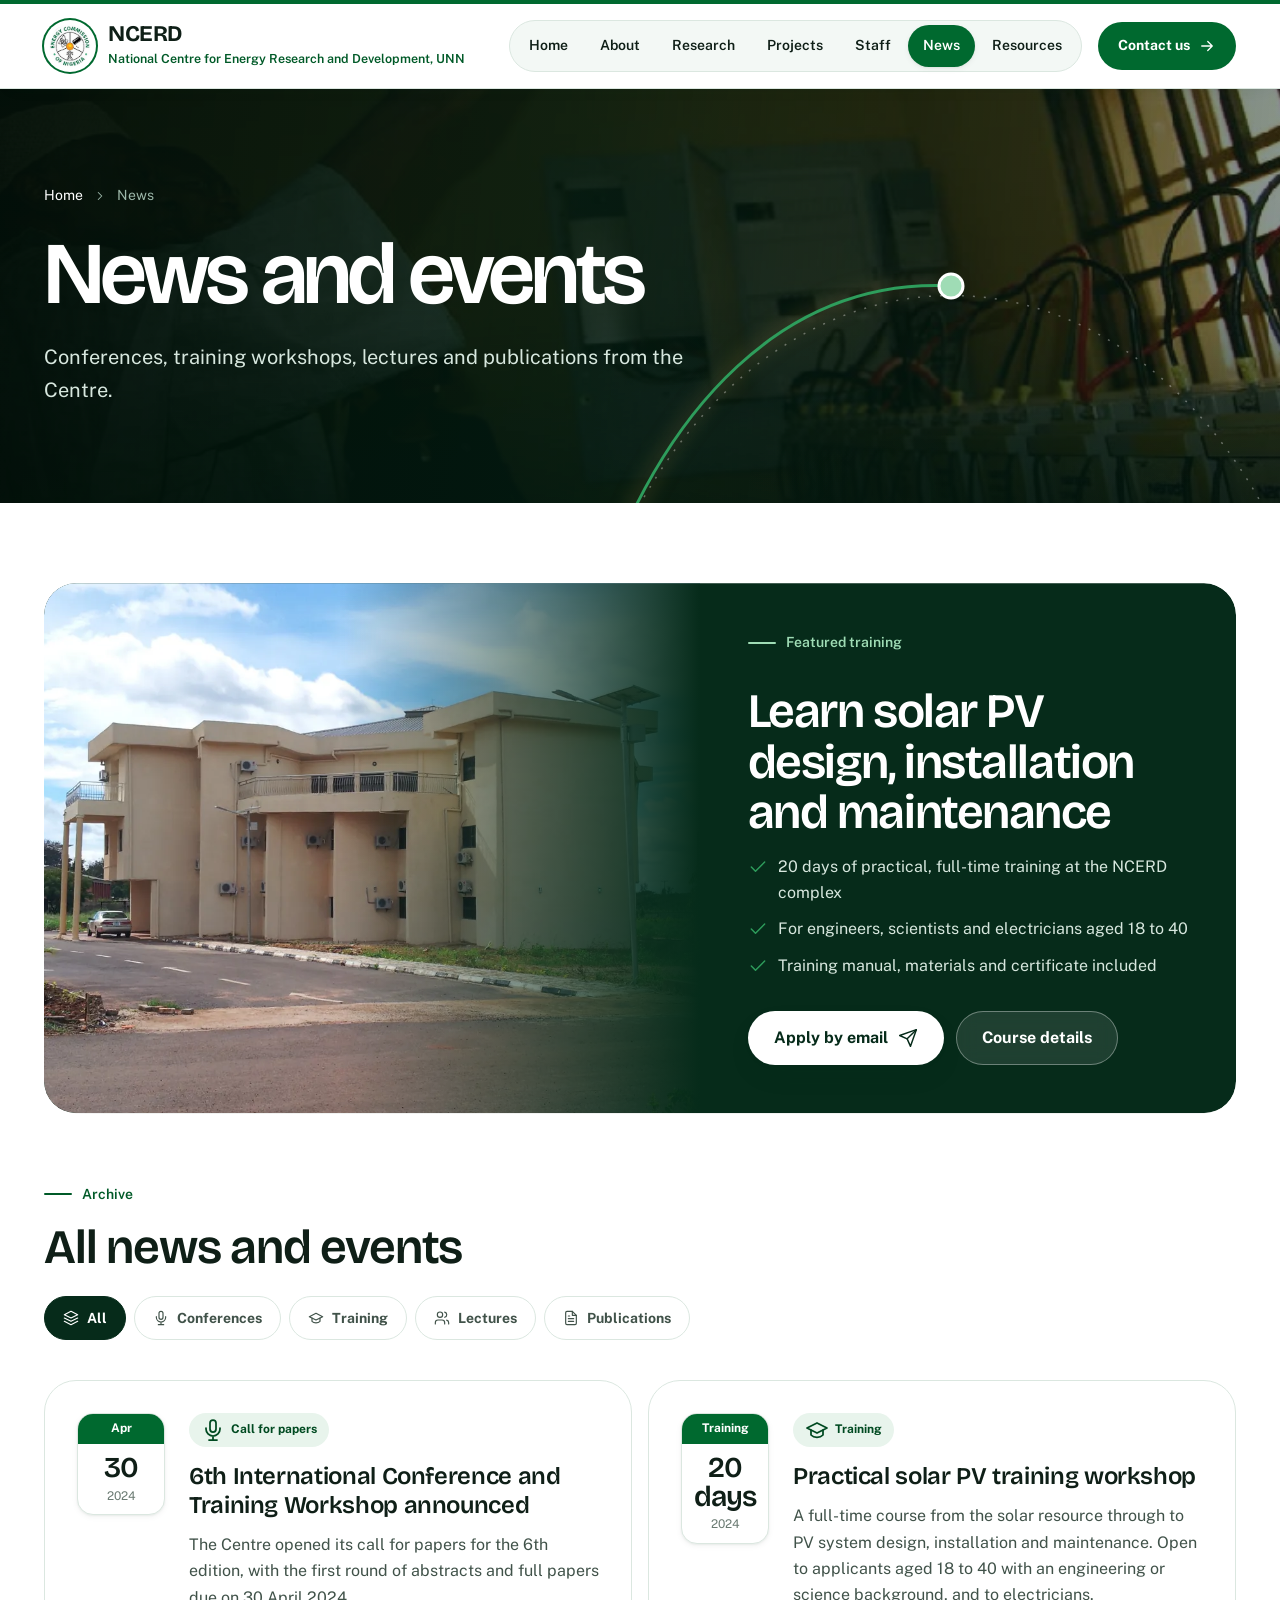
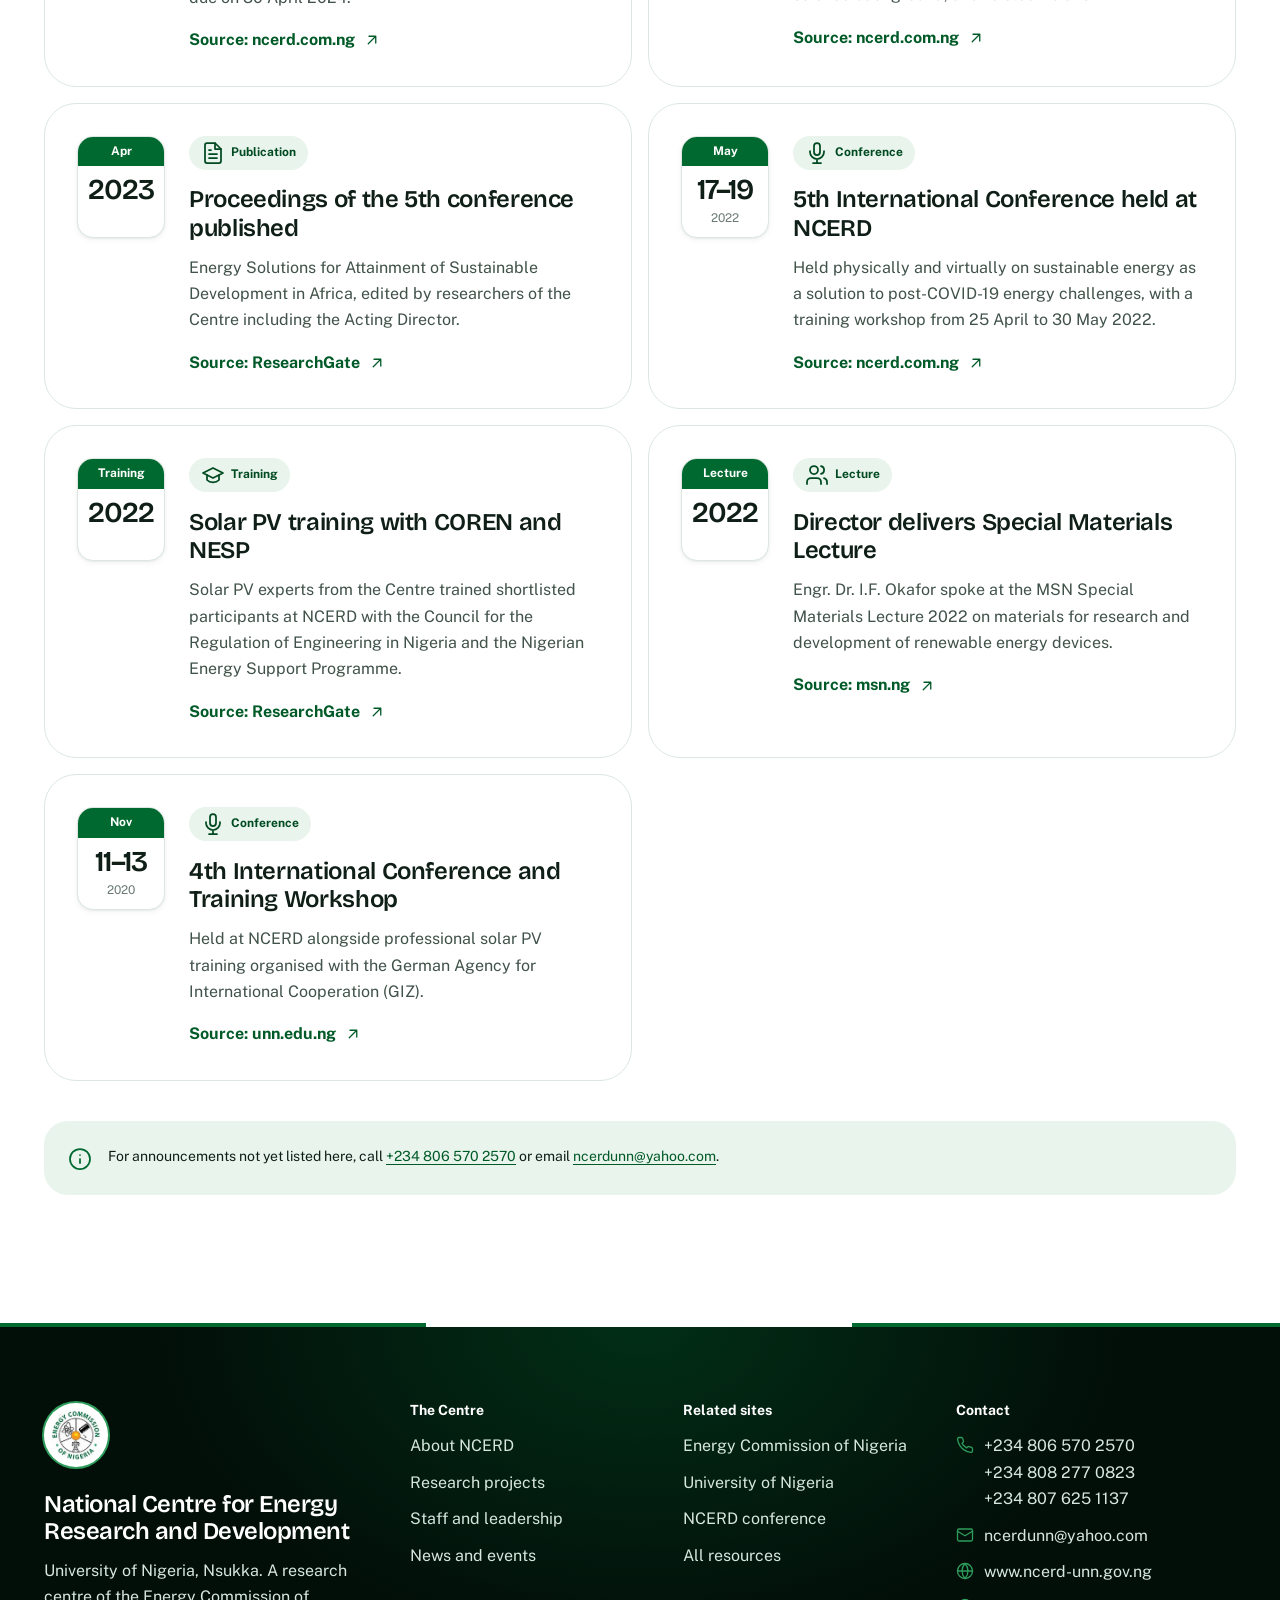
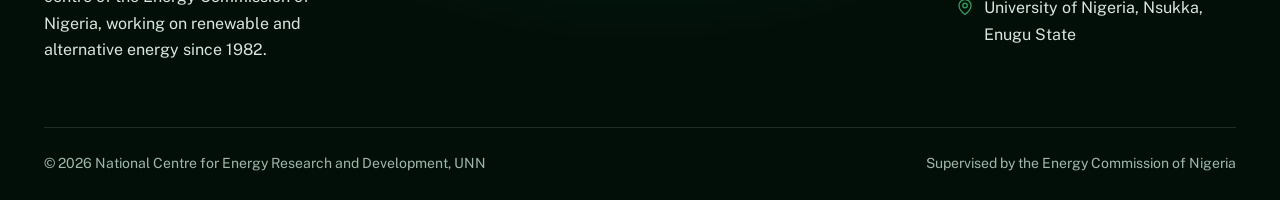
<file: news-events.html>
<!DOCTYPE html>
<html lang="en-NG">
<head>
<meta charset="UTF-8">
<meta name="viewport" content="width=device-width, initial-scale=1, viewport-fit=cover">
<title>News and events | NCERD, University of Nigeria, Nsukka</title>
<meta name="description" content="Conferences, solar PV training workshops, lectures and publications from the National Centre for Energy Research and Development, UNN.">
<meta name="theme-color" content="#00692f">
<meta property="og:title" content="News and events | NCERD, University of Nigeria, Nsukka">
<meta property="og:description" content="Conferences, solar PV training workshops, lectures and publications from the National Centre for Energy Research and Development, UNN.">
<meta property="og:image" content="assets/images/building-1100.webp">
<link rel="icon" href="assets/images/ecn-logo.png">
<link rel="preconnect" href="https://fonts.googleapis.com">
<link rel="preconnect" href="https://fonts.gstatic.com" crossorigin>
<link href="https://fonts.googleapis.com/css2?family=Bricolage+Grotesque:opsz,wght@12..96,500;12..96,600;12..96,700&family=Public+Sans:wght@400;500;600;700&display=swap" rel="stylesheet">
<link rel="stylesheet" href="assets/css/ncerd.css">
<script>document.documentElement.classList.add(matchMedia('(prefers-reduced-motion: reduce)').matches?'rm':'motion')</script>
</head>
<body>
<a class="skip" href="#main">Skip to main content</a>
<div class="progress" aria-hidden="true"></div>
<header class="site-head solid static">
  <div class="wrap">
    <a class="brand" href="index.html" aria-label="NCERD, University of Nigeria, Nsukka: home">
      <img class="seal" src="assets/images/ecn-logo.png" alt="" width="52" height="52">
      <span><b>NCERD</b><small>National Centre for Energy Research and Development, UNN</small></span>
    </a>
    <button class="menu-btn" aria-expanded="false" aria-controls="nav"><span class="bars"><i></i></span><span class="lbl">Menu</span></button>
    <nav class="nav" id="nav" aria-label="Main">
      <ul><li><a href="index.html">Home</a></li><li><a href="about.html">About</a></li><li><a href="research.html">Research</a></li><li><a href="projects.html">Projects</a></li><li><a href="staff-profiles.html">Staff</a></li><li><a href="news-events.html" aria-current="page">News</a></li><li><a href="external-resources.html">Resources</a></li></ul>
      <a class="cta" href="contact-us.html">Contact us <svg class="ic" viewBox="0 0 24 24" aria-hidden="true"><path d="M5 12h14M13 6l6 6-6 6"/></svg></a>
    </nav>
  </div>
</header>
<main id="main">
<section class="phero">
  <div class="bg"><img src="assets/images/inverter-room.webp" alt="" fetchpriority="high"></div><svg class="phero-arc" viewBox="0 0 760 420" aria-hidden="true"><path d="M20 410 C 160 -20, 600 -20, 740 410"/><path class="solid" d="M20 410 C 90 190, 220 70, 380 78"/><circle cx="380" cy="78" r="12"/></svg>
  <div class="wrap in-load">
    <div class="crumbs"><a href="index.html">Home</a><svg class="ic" viewBox="0 0 24 24" aria-hidden="true"><path d="m9 18 6-6-6-6"/></svg><span>News</span></div>
    <h1>News and events</h1>
    <p>Conferences, training workshops, lectures and publications from the Centre.</p>
    
  </div>
</section>

<section style="padding-top:80px">
  <div class="wrap">
    <article class="feature reveal-clip" style="margin-bottom:64px">
      <div class="ph"><img src="assets/images/building-1100.webp" alt="The NCERD complex, venue of the training workshops" loading="lazy"></div>
      <div class="tx">
        <span class="eyebrow" style="color:var(--gold-300)">Featured training</span>
        <h2>Learn solar PV design, installation and maintenance</h2>
        <ul class="list">
          <li><svg class="ic" viewBox="0 0 24 24" aria-hidden="true"><path d="M20 6 9 17l-5-5"/></svg>20 days of practical, full-time training at the NCERD complex</li>
          <li><svg class="ic" viewBox="0 0 24 24" aria-hidden="true"><path d="M20 6 9 17l-5-5"/></svg>For engineers, scientists and electricians aged 18 to 40</li>
          <li><svg class="ic" viewBox="0 0 24 24" aria-hidden="true"><path d="M20 6 9 17l-5-5"/></svg>Training manual, materials and certificate included</li>
        </ul>
        <div class="btns"><a class="btn btn-gold" href="mailto:ncerdunn.conference@gmail.com">Apply by email <svg class="ic" viewBox="0 0 24 24" aria-hidden="true"><path d="m22 2-7 20-4-9-9-4z"/><path d="M22 2 11 13"/></svg></a><a class="btn btn-glass" href="https://ncerd.com.ng/front-page-features/aim-of-the-conference-training-workshop/" target="_blank" rel="noopener">Course details</a></div>
      </div>
    </article>
    <div class="head-row" style="margin-bottom:24px"><div class="reveal"><span class="eyebrow">Archive</span><h2>All news and events</h2></div></div>
    <div class="chips" role="group" aria-label="Filter by type"><button class="chip" data-filter="all" aria-pressed="true"><svg class="ic" viewBox="0 0 24 24" aria-hidden="true"><path d="m12 2 10 5-10 5L2 7z"/><path d="m2 17 10 5 10-5M2 12l10 5 10-5"/></svg>All</button><button class="chip" data-filter="conference" aria-pressed="false"><svg class="ic" viewBox="0 0 24 24" aria-hidden="true"><rect x="9" y="2" width="6" height="12" rx="3"/><path d="M19 10v1a7 7 0 0 1-14 0v-1M12 18v4M8 22h8"/></svg>Conferences</button><button class="chip" data-filter="training" aria-pressed="false"><svg class="ic" viewBox="0 0 24 24" aria-hidden="true"><path d="M22 10 12 5 2 10l10 5 10-5z"/><path d="M6 12v5c3 3 9 3 12 0v-5"/></svg>Training</button><button class="chip" data-filter="lecture" aria-pressed="false"><svg class="ic" viewBox="0 0 24 24" aria-hidden="true"><path d="M16 21v-2a4 4 0 0 0-4-4H6a4 4 0 0 0-4 4v2"/><circle cx="9" cy="7" r="4"/><path d="M22 21v-2a4 4 0 0 0-3-3.9M16 3.1a4 4 0 0 1 0 7.8"/></svg>Lectures</button><button class="chip" data-filter="publication" aria-pressed="false"><svg class="ic" viewBox="0 0 24 24" aria-hidden="true"><path d="M14 2H6a2 2 0 0 0-2 2v16a2 2 0 0 0 2 2h12a2 2 0 0 0 2-2V8z"/><path d="M14 2v6h6M16 13H8M16 17H8M10 9H8"/></svg>Publications</button></div>
    <div class="news-grid" id="news-grid" data-stagger><article class="post" data-type="conference"><div class="date"><span class="m">Apr</span><span class="d">30</span><span class="y">2024</span></div><div><span class="tag"><svg class="ic" viewBox="0 0 24 24" aria-hidden="true"><rect x="9" y="2" width="6" height="12" rx="3"/><path d="M19 10v1a7 7 0 0 1-14 0v-1M12 18v4M8 22h8"/></svg>Call for papers</span><h3>6th International Conference and Training Workshop announced</h3><p>The Centre opened its call for papers for the 6th edition, with the first round of abstracts and full papers due on 30 April 2024.</p><a class="link-arrow" href="https://ncerd.com.ng/our-speaker/engr-dr-i-f-okafor-msesn-mnse/" target="_blank" rel="noopener">Source: ncerd.com.ng <svg class="ic" viewBox="0 0 24 24" aria-hidden="true"><path d="M7 17 17 7M8 7h9v9"/></svg></a></div></article><article class="post" data-type="training"><div class="date"><span class="m">Training</span><span class="d">20 days</span><span class="y">2024</span></div><div><span class="tag"><svg class="ic" viewBox="0 0 24 24" aria-hidden="true"><path d="M22 10 12 5 2 10l10 5 10-5z"/><path d="M6 12v5c3 3 9 3 12 0v-5"/></svg>Training</span><h3>Practical solar PV training workshop</h3><p>A full-time course from the solar resource through to PV system design, installation and maintenance. Open to applicants aged 18 to 40 with an engineering or science background, and to electricians.</p><a class="link-arrow" href="https://ncerd.com.ng/front-page-features/aim-of-the-conference-training-workshop/" target="_blank" rel="noopener">Source: ncerd.com.ng <svg class="ic" viewBox="0 0 24 24" aria-hidden="true"><path d="M7 17 17 7M8 7h9v9"/></svg></a></div></article><article class="post" data-type="publication"><div class="date"><span class="m">Apr</span><span class="d">2023</span><span class="y">&nbsp;</span></div><div><span class="tag"><svg class="ic" viewBox="0 0 24 24" aria-hidden="true"><path d="M14 2H6a2 2 0 0 0-2 2v16a2 2 0 0 0 2 2h12a2 2 0 0 0 2-2V8z"/><path d="M14 2v6h6M16 13H8M16 17H8M10 9H8"/></svg>Publication</span><h3>Proceedings of the 5th conference published</h3><p>Energy Solutions for Attainment of Sustainable Development in Africa, edited by researchers of the Centre including the Acting Director.</p><a class="link-arrow" href="https://www.researchgate.net/publication/370202123_Energy_Solutions_for_Attainment_of_Sustainable_Development_in_Africa" target="_blank" rel="noopener">Source: ResearchGate <svg class="ic" viewBox="0 0 24 24" aria-hidden="true"><path d="M7 17 17 7M8 7h9v9"/></svg></a></div></article><article class="post" data-type="conference"><div class="date"><span class="m">May</span><span class="d">17–19</span><span class="y">2022</span></div><div><span class="tag"><svg class="ic" viewBox="0 0 24 24" aria-hidden="true"><rect x="9" y="2" width="6" height="12" rx="3"/><path d="M19 10v1a7 7 0 0 1-14 0v-1M12 18v4M8 22h8"/></svg>Conference</span><h3>5th International Conference held at NCERD</h3><p>Held physically and virtually on sustainable energy as a solution to post-COVID-19 energy challenges, with a training workshop from 25 April to 30 May 2022.</p><a class="link-arrow" href="https://ncerd.com.ng/" target="_blank" rel="noopener">Source: ncerd.com.ng <svg class="ic" viewBox="0 0 24 24" aria-hidden="true"><path d="M7 17 17 7M8 7h9v9"/></svg></a></div></article><article class="post" data-type="training"><div class="date"><span class="m">Training</span><span class="d">2022</span><span class="y">&nbsp;</span></div><div><span class="tag"><svg class="ic" viewBox="0 0 24 24" aria-hidden="true"><path d="M22 10 12 5 2 10l10 5 10-5z"/><path d="M6 12v5c3 3 9 3 12 0v-5"/></svg>Training</span><h3>Solar PV training with COREN and NESP</h3><p>Solar PV experts from the Centre trained shortlisted participants at NCERD with the Council for the Regulation of Engineering in Nigeria and the Nigerian Energy Support Programme.</p><a class="link-arrow" href="https://www.researchgate.net/publication/370202123_Energy_Solutions_for_Attainment_of_Sustainable_Development_in_Africa" target="_blank" rel="noopener">Source: ResearchGate <svg class="ic" viewBox="0 0 24 24" aria-hidden="true"><path d="M7 17 17 7M8 7h9v9"/></svg></a></div></article><article class="post" data-type="lecture"><div class="date"><span class="m">Lecture</span><span class="d">2022</span><span class="y">&nbsp;</span></div><div><span class="tag"><svg class="ic" viewBox="0 0 24 24" aria-hidden="true"><path d="M16 21v-2a4 4 0 0 0-4-4H6a4 4 0 0 0-4 4v2"/><circle cx="9" cy="7" r="4"/><path d="M22 21v-2a4 4 0 0 0-3-3.9M16 3.1a4 4 0 0 1 0 7.8"/></svg>Lecture</span><h3>Director delivers Special Materials Lecture</h3><p>Engr. Dr. I.F. Okafor spoke at the MSN Special Materials Lecture 2022 on materials for research and development of renewable energy devices.</p><a class="link-arrow" href="https://msn.ng/sml/sml2022/" target="_blank" rel="noopener">Source: msn.ng <svg class="ic" viewBox="0 0 24 24" aria-hidden="true"><path d="M7 17 17 7M8 7h9v9"/></svg></a></div></article><article class="post" data-type="conference"><div class="date"><span class="m">Nov</span><span class="d">11–13</span><span class="y">2020</span></div><div><span class="tag"><svg class="ic" viewBox="0 0 24 24" aria-hidden="true"><rect x="9" y="2" width="6" height="12" rx="3"/><path d="M19 10v1a7 7 0 0 1-14 0v-1M12 18v4M8 22h8"/></svg>Conference</span><h3>4th International Conference and Training Workshop</h3><p>Held at NCERD alongside professional solar PV training organised with the German Agency for International Cooperation (GIZ).</p><a class="link-arrow" href="https://www.unn.edu.ng/author/chiomaokpoko/" target="_blank" rel="noopener">Source: unn.edu.ng <svg class="ic" viewBox="0 0 24 24" aria-hidden="true"><path d="M7 17 17 7M8 7h9v9"/></svg></a></div></article></div>
    <div class="notebox"><svg class="ic" viewBox="0 0 24 24" aria-hidden="true"><circle cx="12" cy="12" r="10"/><path d="M12 16v-4M12 8h.01"/></svg><p>For announcements not yet listed here, call <a href="tel:+2348065702570">+234 806 570 2570</a> or email <a href="mailto:ncerdunn@yahoo.com">ncerdunn@yahoo.com</a>.</p></div>
  </div>
</section>
</main>
<footer class="site-foot">
  <div class="wrap">
    <div class="foot-top">
      <div class="foot-brand">
        <img class="seal" src="assets/images/ecn-logo.png" alt="Energy Commission of Nigeria emblem" width="64" height="64">
        <b>National Centre for Energy Research and Development</b>
        <p>University of Nigeria, Nsukka. A research centre of the Energy Commission of Nigeria, working on renewable and alternative energy since 1982.</p>
      </div>
      <div>
        <h2>The Centre</h2>
        <ul><li><a href="about.html">About NCERD</a></li><li><a href="projects.html">Research projects</a></li><li><a href="staff-profiles.html">Staff and leadership</a></li><li><a href="news-events.html">News and events</a></li></ul>
      </div>
      <div>
        <h2>Related sites</h2>
        <ul><li><a href="https://energy.gov.ng" target="_blank" rel="noopener">Energy Commission of Nigeria</a></li><li><a href="https://www.unn.edu.ng" target="_blank" rel="noopener">University of Nigeria</a></li><li><a href="https://ncerd.com.ng" target="_blank" rel="noopener">NCERD conference</a></li><li><a href="external-resources.html">All resources</a></li></ul>
      </div>
      <div>
        <h2>Contact</h2>
        <ul>
          <li class="ci"><svg class="ic" viewBox="0 0 24 24" aria-hidden="true"><path d="M22 16.9v3a2 2 0 0 1-2.2 2 19.8 19.8 0 0 1-8.6-3.1 19.5 19.5 0 0 1-6-6A19.8 19.8 0 0 1 2.1 4.2 2 2 0 0 1 4.1 2h3a2 2 0 0 1 2 1.7c.1 1 .4 1.9.7 2.8a2 2 0 0 1-.5 2.1L8 9.9a16 16 0 0 0 6 6l1.3-1.3a2 2 0 0 1 2.1-.4c.9.3 1.8.6 2.8.7a2 2 0 0 1 1.7 2z"/></svg><span><a href="tel:+2348065702570">+234 806 570 2570</a><br><a href="tel:+2348082770823">+234 808 277 0823</a><br><a href="tel:+2348076251137">+234 807 625 1137</a></span></li>
          <li class="ci"><svg class="ic" viewBox="0 0 24 24" aria-hidden="true"><rect x="2" y="4" width="20" height="16" rx="2"/><path d="m22 7-10 6L2 7"/></svg><a href="mailto:ncerdunn@yahoo.com">ncerdunn@yahoo.com</a></li>
          <li class="ci"><svg class="ic" viewBox="0 0 24 24" aria-hidden="true"><circle cx="12" cy="12" r="10"/><path d="M2 12h20M12 2a15 15 0 0 1 4 10 15 15 0 0 1-4 10 15 15 0 0 1-4-10 15 15 0 0 1 4-10z"/></svg><a href="https://www.ncerd-unn.gov.ng" target="_blank" rel="noopener">www.ncerd-unn.gov.ng</a></li>
          <li class="ci"><svg class="ic" viewBox="0 0 24 24" aria-hidden="true"><path d="M20 10c0 6-8 12-8 12S4 16 4 10a8 8 0 0 1 16 0z"/><circle cx="12" cy="10" r="3"/></svg><span>University of Nigeria, Nsukka, Enugu State</span></li>
        </ul>
      </div>
    </div>
    <div class="wordmark" aria-hidden="true">NCERD</div>
    <div class="foot-base"><span>© <span id="yr">2026</span> National Centre for Energy Research and Development, UNN</span><span>Supervised by the Energy Commission of Nigeria</span></div>
  </div>
</footer>
<button class="to-top" aria-label="Back to top"><svg class="ring" viewBox="0 0 54 54" aria-hidden="true"><circle cx="27" cy="27" r="25"/></svg><svg class="ic" viewBox="0 0 24 24" aria-hidden="true"><path d="M12 19V5M5 12l7-7 7 7"/></svg></button>
<script src="assets/js/ncerd.js" defer></script>
</body>
</html>
</file>
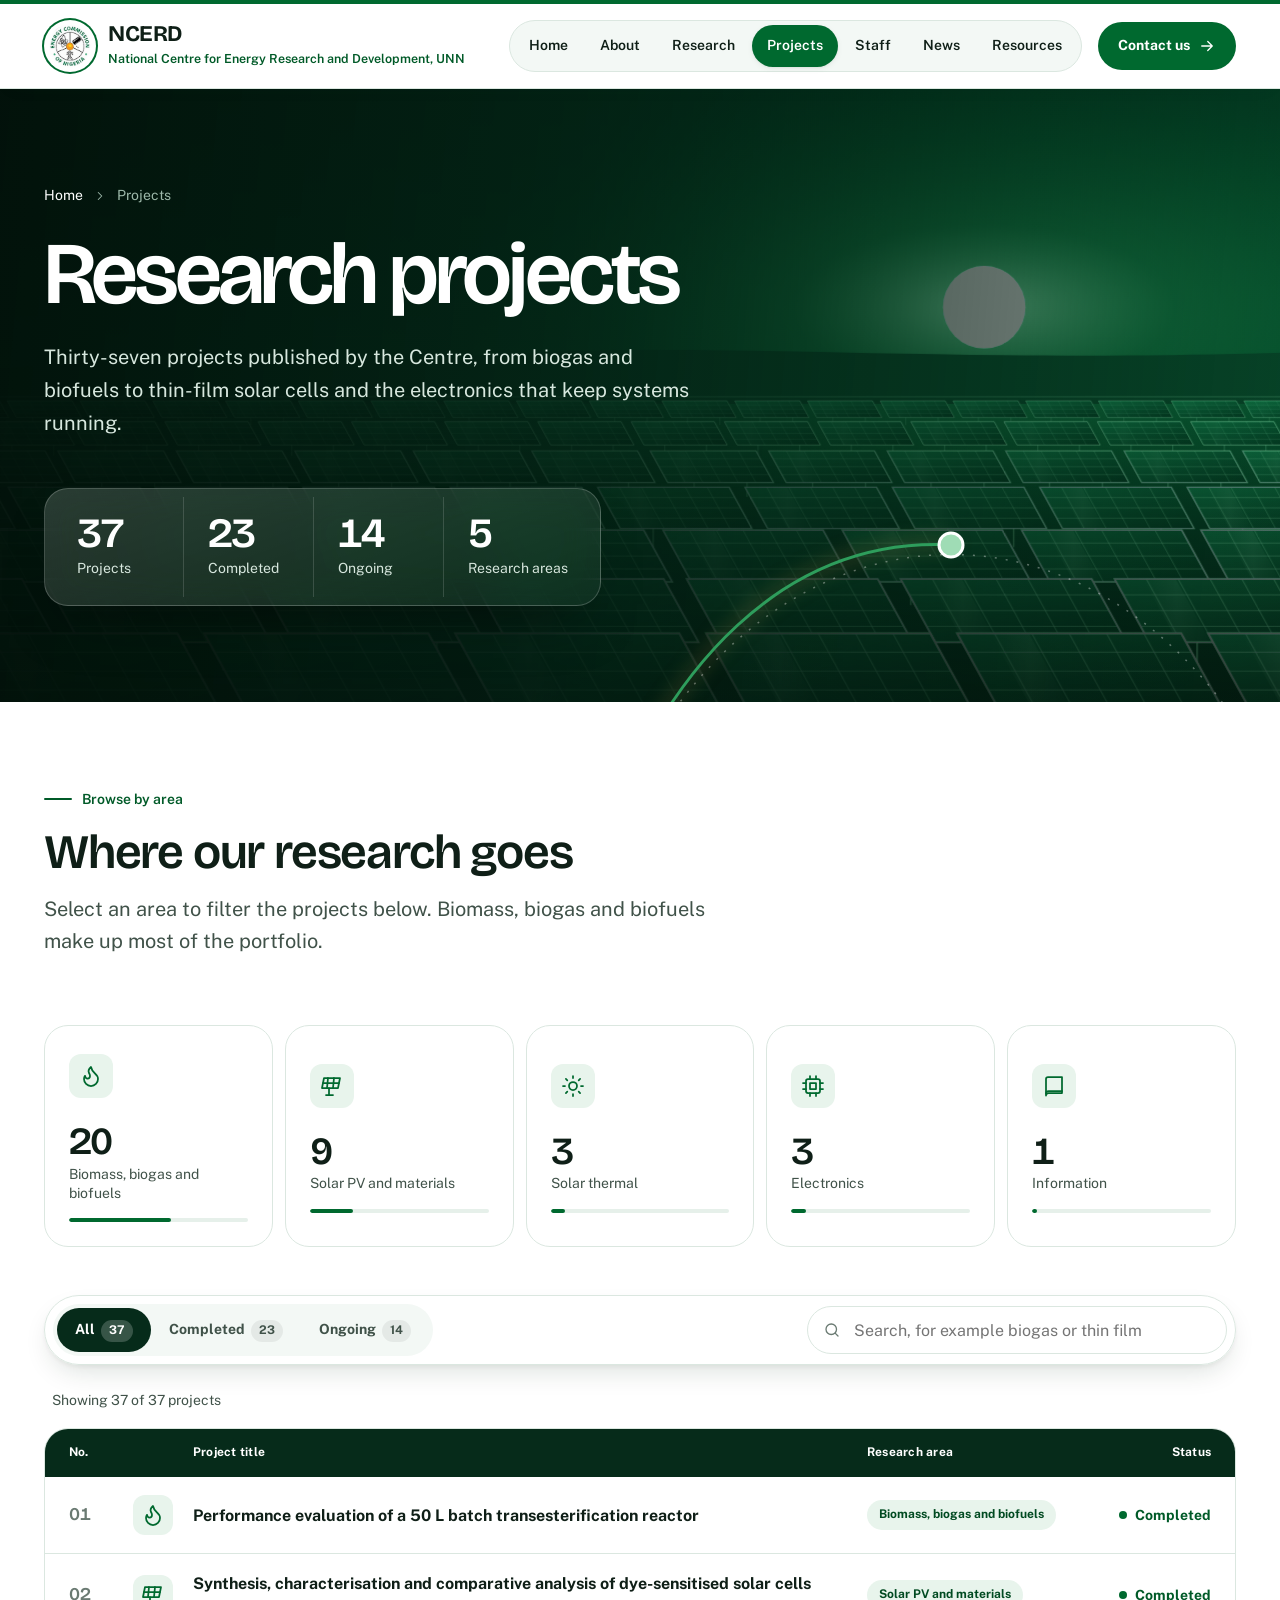
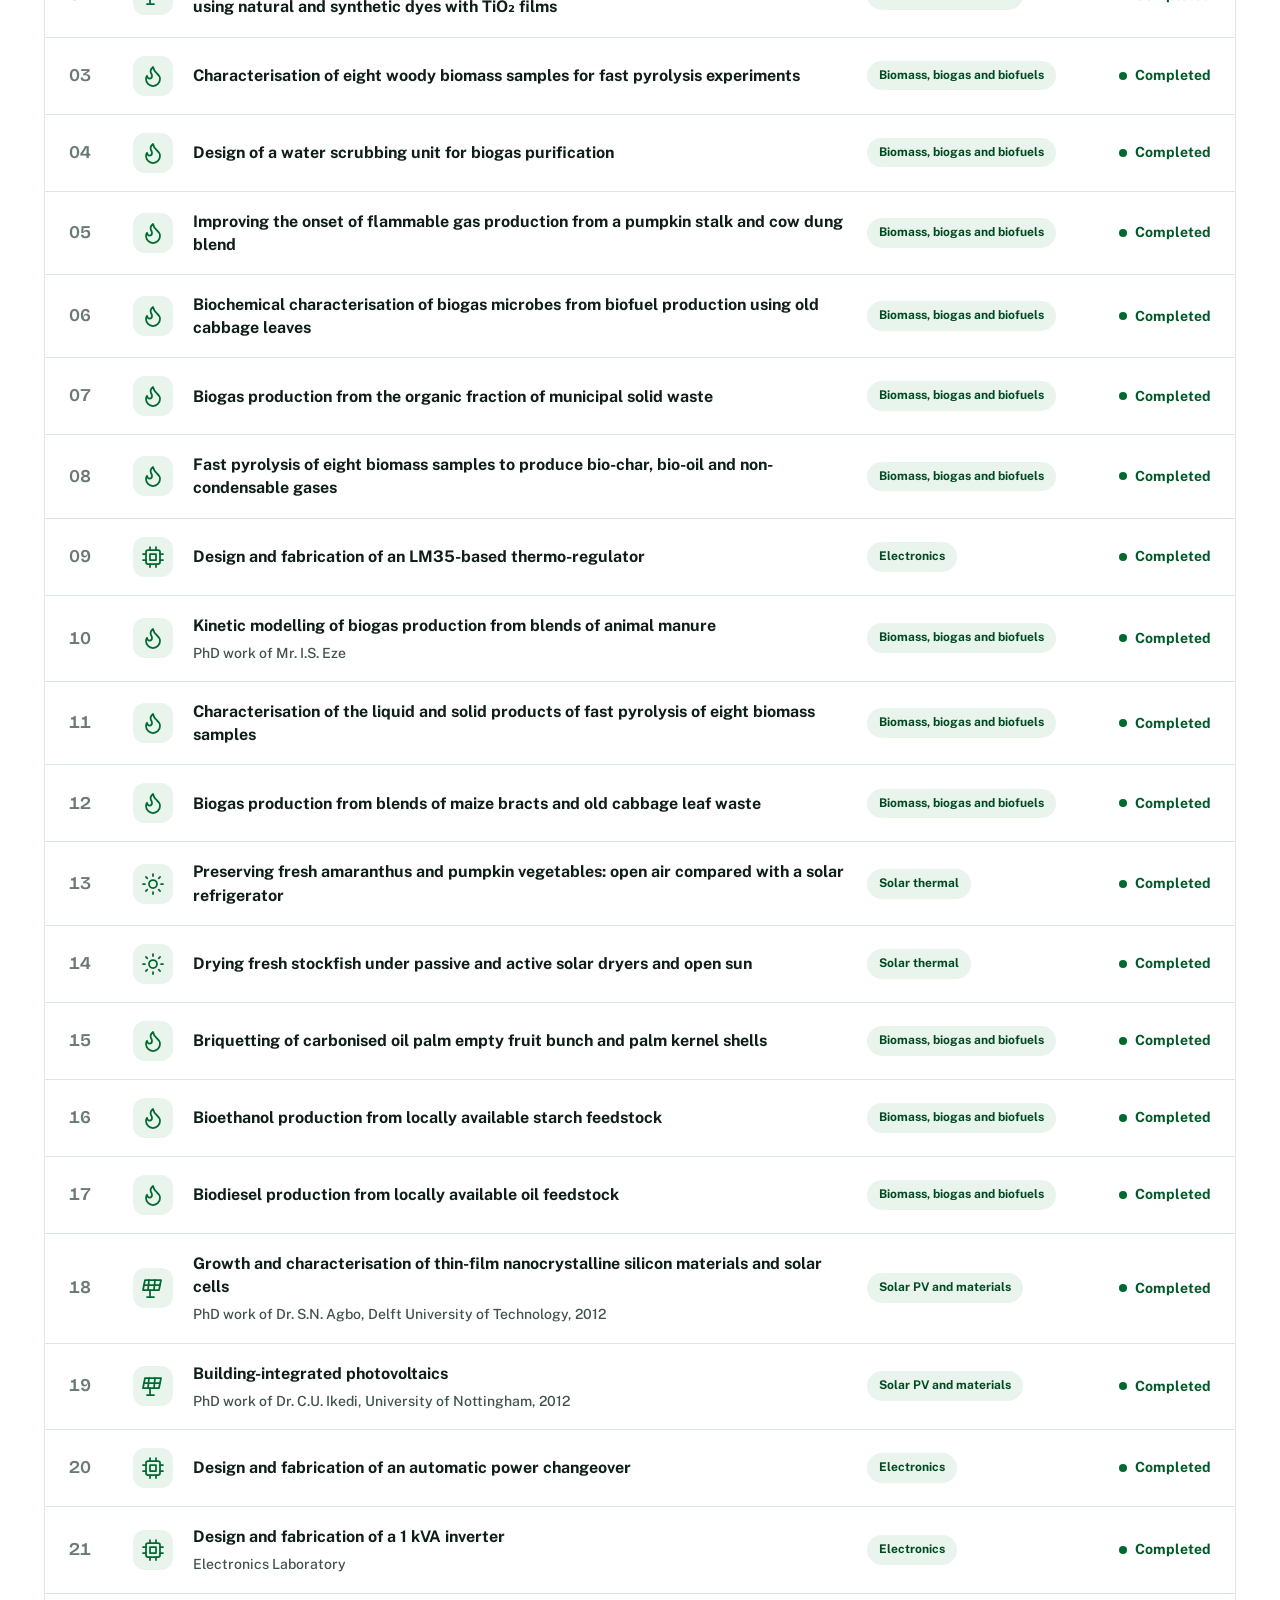
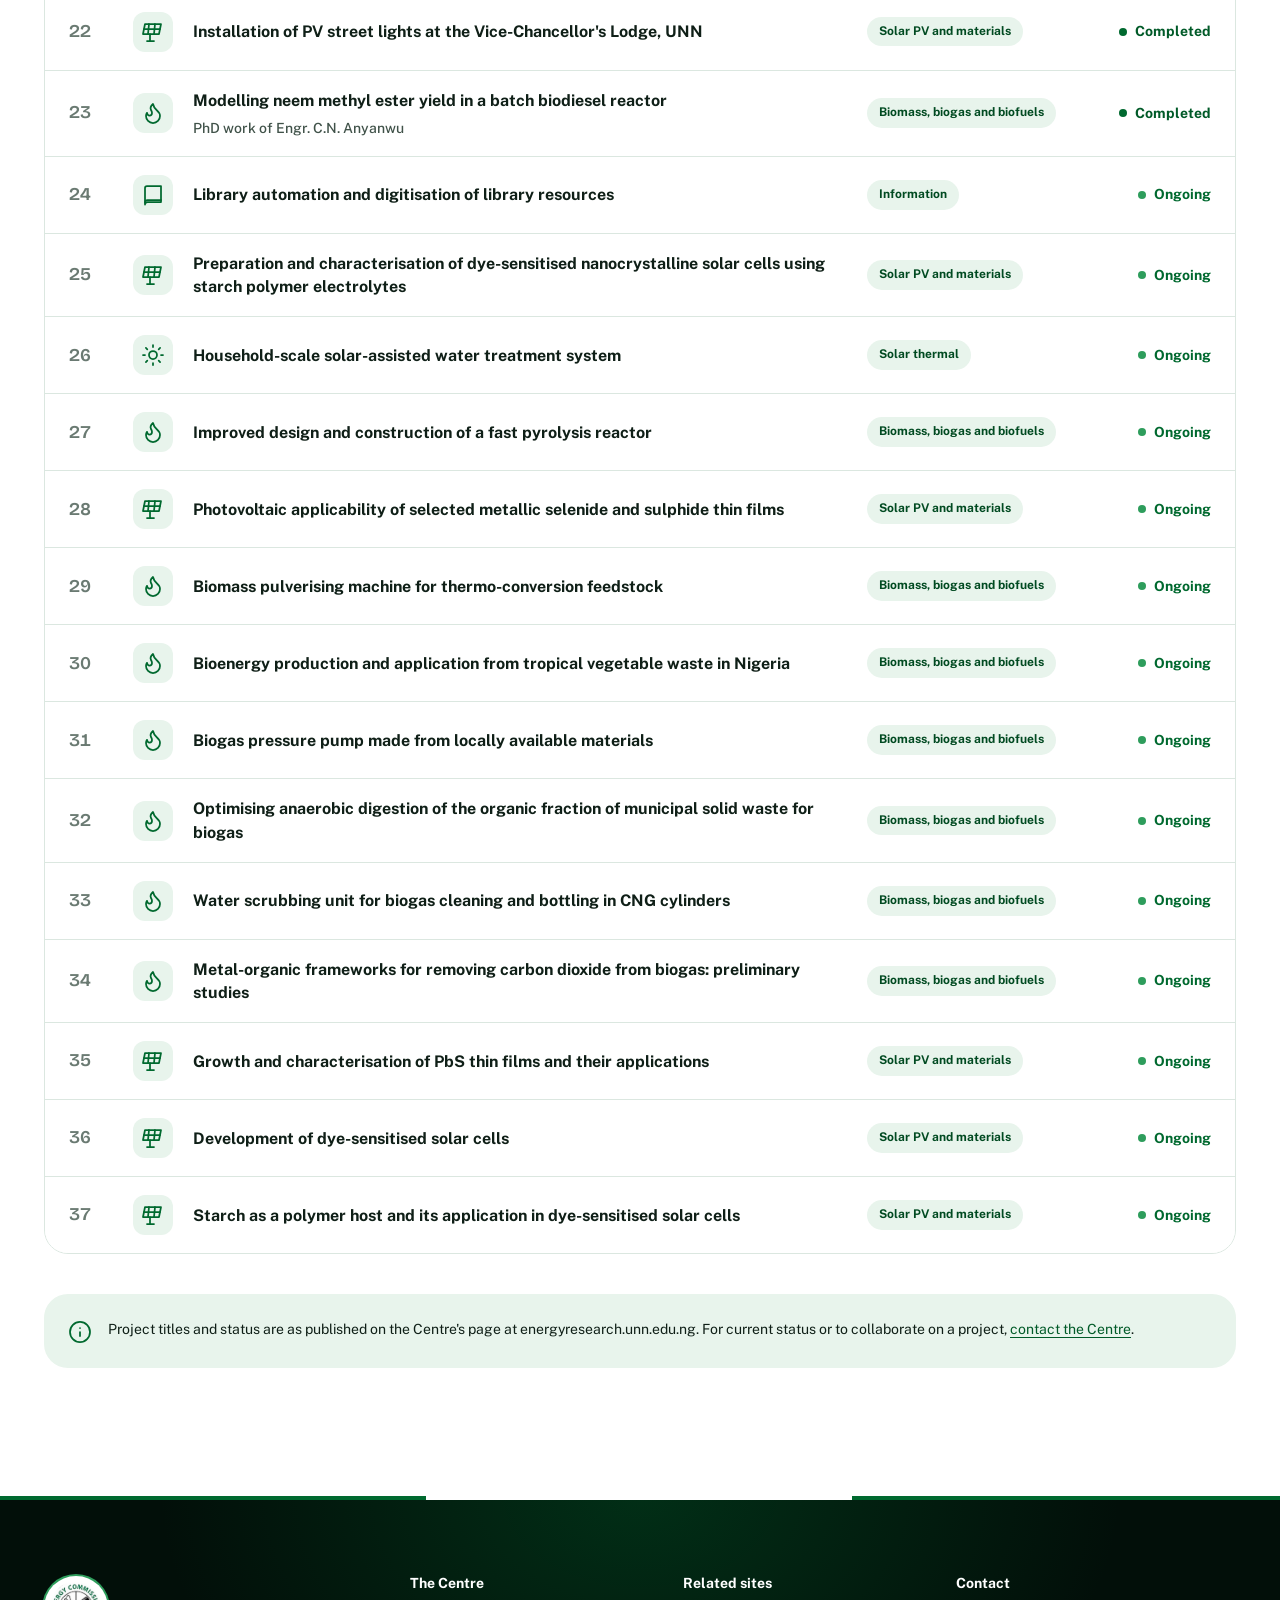
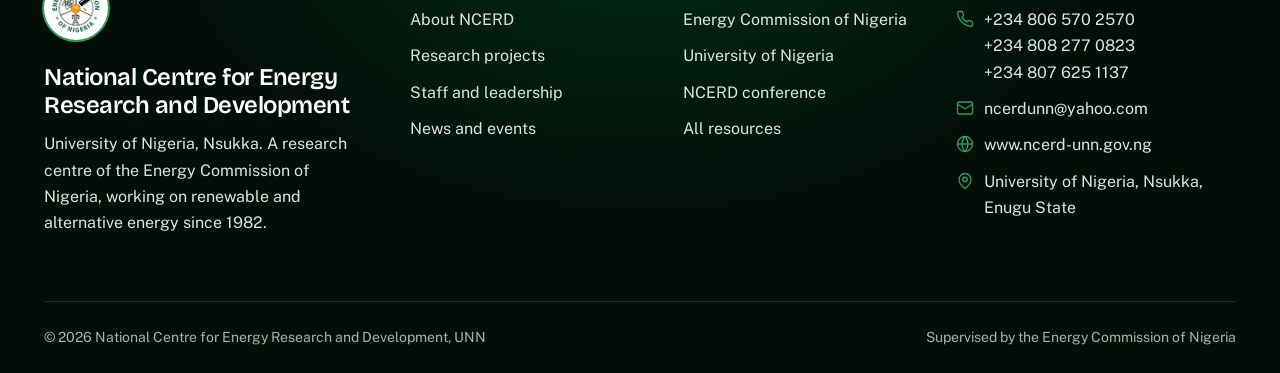
<file: projects.html>
<!DOCTYPE html>
<html lang="en-NG">
<head>
<meta charset="UTF-8">
<meta name="viewport" content="width=device-width, initial-scale=1, viewport-fit=cover">
<title>Research projects | NCERD, University of Nigeria, Nsukka</title>
<meta name="description" content="Completed and ongoing research projects of the National Centre for Energy Research and Development, UNN: biogas, biofuels, pyrolysis, solar PV, solar thermal and electronics.">
<meta name="theme-color" content="#00692f">
<meta property="og:title" content="Research projects | NCERD, University of Nigeria, Nsukka">
<meta property="og:description" content="Completed and ongoing research projects of the National Centre for Energy Research and Development, UNN: biogas, biofuels, pyrolysis, solar PV, solar thermal and electronics.">
<meta property="og:image" content="assets/images/building-1100.webp">
<link rel="icon" href="assets/images/ecn-logo.png">
<link rel="preconnect" href="https://fonts.googleapis.com">
<link rel="preconnect" href="https://fonts.gstatic.com" crossorigin>
<link href="https://fonts.googleapis.com/css2?family=Bricolage+Grotesque:opsz,wght@12..96,500;12..96,600;12..96,700&family=Public+Sans:wght@400;500;600;700&display=swap" rel="stylesheet">
<link rel="stylesheet" href="assets/css/ncerd.css">
<script>document.documentElement.classList.add(matchMedia('(prefers-reduced-motion: reduce)').matches?'rm':'motion')</script>
</head>
<body>
<a class="skip" href="#main">Skip to main content</a>
<div class="progress" aria-hidden="true"></div>
<header class="site-head solid static">
  <div class="wrap">
    <a class="brand" href="index.html" aria-label="NCERD, University of Nigeria, Nsukka: home">
      <img class="seal" src="assets/images/ecn-logo.png" alt="" width="52" height="52">
      <span><b>NCERD</b><small>National Centre for Energy Research and Development, UNN</small></span>
    </a>
    <button class="menu-btn" aria-expanded="false" aria-controls="nav"><span class="bars"><i></i></span><span class="lbl">Menu</span></button>
    <nav class="nav" id="nav" aria-label="Main">
      <ul><li><a href="index.html">Home</a></li><li><a href="about.html">About</a></li><li><a href="research.html">Research</a></li><li><a href="projects.html" aria-current="page">Projects</a></li><li><a href="staff-profiles.html">Staff</a></li><li><a href="news-events.html">News</a></li><li><a href="external-resources.html">Resources</a></li></ul>
      <a class="cta" href="contact-us.html">Contact us <svg class="ic" viewBox="0 0 24 24" aria-hidden="true"><path d="M5 12h14M13 6l6 6-6 6"/></svg></a>
    </nav>
  </div>
</header>
<main id="main">
<section class="phero">
  <div class="bg"><img src="assets/images/hero-solar.svg" alt="" fetchpriority="high"></div><svg class="phero-arc" viewBox="0 0 760 420" aria-hidden="true"><path d="M20 410 C 160 -20, 600 -20, 740 410"/><path class="solid" d="M20 410 C 90 190, 220 70, 380 78"/><circle cx="380" cy="78" r="12"/></svg>
  <div class="wrap in-load">
    <div class="crumbs"><a href="index.html">Home</a><svg class="ic" viewBox="0 0 24 24" aria-hidden="true"><path d="m9 18 6-6-6-6"/></svg><span>Projects</span></div>
    <h1>Research projects</h1>
    <p>Thirty-seven projects published by the Centre, from biogas and biofuels to thin-film solar cells and the electronics that keep systems running.</p>
    <div class="stats-glass glass"><div><b data-count="37">37</b><span>Projects</span></div><div><b data-count="23">23</b><span>Completed</span></div><div><b data-count="14">14</b><span>Ongoing</span></div><div><b data-count="5">5</b><span>Research areas</span></div></div>
  </div>
</section>

<section aria-labelledby="by-area" style="padding-top:80px">
  <div class="wrap">
    <div class="head-row"><div class="reveal"><span class="eyebrow">Browse by area</span><h2 id="by-area">Where our research goes</h2><p class="lede">Select an area to filter the projects below. Biomass, biogas and biofuels make up most of the portfolio.</p></div></div>
    <div class="area-cards" data-stagger><button class="area-card" data-area="bio" aria-pressed="false"><span class="icon"><svg class="ic" viewBox="0 0 24 24" aria-hidden="true"><path d="M8.5 14.5A2.5 2.5 0 0 0 11 12c0-1.4-.5-2-1-3-1.1-2.1-.2-4 2-6 .5 2.5 2 4.9 4 6.5 2 1.6 3 3.5 3 5.5a7 7 0 1 1-14 0c0-1.2.4-2.3 1-3.2.3 1.5 1.4 2.7 2.5 2.7z"/></svg></span><b data-count="21">21</b><span>Biomass, biogas and biofuels</span><div class="bar"><i data-w="56.8%"></i></div></button><button class="area-card" data-area="pv" aria-pressed="false"><span class="icon"><svg class="ic" viewBox="0 0 24 24" aria-hidden="true"><path d="M4 4h16l-2 10H2z"/><path d="M3 9h16M8 4 7 14M14 4l-1 10"/><path d="M9 14v4M6 21h7M9 18v3"/></svg></span><b data-count="9">9</b><span>Solar PV and materials</span><div class="bar"><i data-w="24.3%"></i></div></button><button class="area-card" data-area="st" aria-pressed="false"><span class="icon"><svg class="ic" viewBox="0 0 24 24" aria-hidden="true"><circle cx="12" cy="12" r="4"/><path d="M12 2v2M12 20v2M4.9 4.9l1.4 1.4M17.7 17.7l1.4 1.4M2 12h2M20 12h2M4.9 19.1l1.4-1.4M17.7 6.3l1.4-1.4"/></svg></span><b data-count="3">3</b><span>Solar thermal</span><div class="bar"><i data-w="8.1%"></i></div></button><button class="area-card" data-area="el" aria-pressed="false"><span class="icon"><svg class="ic" viewBox="0 0 24 24" aria-hidden="true"><rect x="5" y="5" width="14" height="14" rx="2"/><rect x="9" y="9" width="6" height="6"/><path d="M9 2v3M15 2v3M9 19v3M15 19v3M2 9h3M2 15h3M19 9h3M19 15h3"/></svg></span><b data-count="3">3</b><span>Electronics</span><div class="bar"><i data-w="8.1%"></i></div></button><button class="area-card" data-area="info" aria-pressed="false"><span class="icon"><svg class="ic" viewBox="0 0 24 24" aria-hidden="true"><path d="M4 19.5V5a2 2 0 0 1 2-2h14v16H6.5A2.5 2.5 0 0 0 4 21.5z"/><path d="M4 19.5A2.5 2.5 0 0 1 6.5 17H20"/></svg></span><b data-count="1">1</b><span>Information</span><div class="bar"><i data-w="2.7%"></i></div></button></div>
    <div class="toolbar">
      <div class="seg" role="group" aria-label="Filter by status"><span class="pill" aria-hidden="true"></span>
        <button data-filter="all" aria-pressed="true">All<span class="c">37</span></button>
        <button data-filter="done" aria-pressed="false">Completed<span class="c">23</span></button>
        <button data-filter="on" aria-pressed="false">Ongoing<span class="c">14</span></button>
      </div>
      <label class="search"><span class="sr">Search projects</span><svg class="ic" viewBox="0 0 24 24" aria-hidden="true"><circle cx="11" cy="11" r="7"/><path d="m20 20-3.5-3.5"/></svg><input id="proj-q" type="search" placeholder="Search, for example biogas or thin film" autocomplete="off"></label>
    </div>
    <p class="count" id="proj-count" aria-live="polite">Showing 37 of 37 projects</p>
    <div class="proj-grid" id="proj-grid"><div class="proj-head" aria-hidden="true"><span>No.</span><span class="h-ic"></span><span>Project title</span><span class="h-area">Research area</span><span>Status</span></div><article class="proj" data-status="done" data-area="bio"><div class="top"><span class="icon"><svg class="ic" viewBox="0 0 24 24" aria-hidden="true"><path d="M8.5 14.5A2.5 2.5 0 0 0 11 12c0-1.4-.5-2-1-3-1.1-2.1-.2-4 2-6 .5 2.5 2 4.9 4 6.5 2 1.6 3 3.5 3 5.5a7 7 0 1 1-14 0c0-1.2.4-2.3 1-3.2.3 1.5 1.4 2.7 2.5 2.7z"/></svg></span><span class="n">01</span></div><h3>Performance evaluation of a 50 L batch transesterification reactor</h3><div class="foot"><span class="tag">Biomass, biogas and biofuels</span><span class="status done">Completed</span></div></article><article class="proj" data-status="done" data-area="pv"><div class="top"><span class="icon"><svg class="ic" viewBox="0 0 24 24" aria-hidden="true"><path d="M4 4h16l-2 10H2z"/><path d="M3 9h16M8 4 7 14M14 4l-1 10"/><path d="M9 14v4M6 21h7M9 18v3"/></svg></span><span class="n">02</span></div><h3>Synthesis, characterisation and comparative analysis of dye-sensitised solar cells using natural and synthetic dyes with TiO₂ films</h3><div class="foot"><span class="tag">Solar PV and materials</span><span class="status done">Completed</span></div></article><article class="proj" data-status="done" data-area="bio"><div class="top"><span class="icon"><svg class="ic" viewBox="0 0 24 24" aria-hidden="true"><path d="M8.5 14.5A2.5 2.5 0 0 0 11 12c0-1.4-.5-2-1-3-1.1-2.1-.2-4 2-6 .5 2.5 2 4.9 4 6.5 2 1.6 3 3.5 3 5.5a7 7 0 1 1-14 0c0-1.2.4-2.3 1-3.2.3 1.5 1.4 2.7 2.5 2.7z"/></svg></span><span class="n">03</span></div><h3>Characterisation of eight woody biomass samples for fast pyrolysis experiments</h3><div class="foot"><span class="tag">Biomass, biogas and biofuels</span><span class="status done">Completed</span></div></article><article class="proj" data-status="done" data-area="bio"><div class="top"><span class="icon"><svg class="ic" viewBox="0 0 24 24" aria-hidden="true"><path d="M8.5 14.5A2.5 2.5 0 0 0 11 12c0-1.4-.5-2-1-3-1.1-2.1-.2-4 2-6 .5 2.5 2 4.9 4 6.5 2 1.6 3 3.5 3 5.5a7 7 0 1 1-14 0c0-1.2.4-2.3 1-3.2.3 1.5 1.4 2.7 2.5 2.7z"/></svg></span><span class="n">04</span></div><h3>Design of a water scrubbing unit for biogas purification</h3><div class="foot"><span class="tag">Biomass, biogas and biofuels</span><span class="status done">Completed</span></div></article><article class="proj" data-status="done" data-area="bio"><div class="top"><span class="icon"><svg class="ic" viewBox="0 0 24 24" aria-hidden="true"><path d="M8.5 14.5A2.5 2.5 0 0 0 11 12c0-1.4-.5-2-1-3-1.1-2.1-.2-4 2-6 .5 2.5 2 4.9 4 6.5 2 1.6 3 3.5 3 5.5a7 7 0 1 1-14 0c0-1.2.4-2.3 1-3.2.3 1.5 1.4 2.7 2.5 2.7z"/></svg></span><span class="n">05</span></div><h3>Improving the onset of flammable gas production from a pumpkin stalk and cow dung blend</h3><div class="foot"><span class="tag">Biomass, biogas and biofuels</span><span class="status done">Completed</span></div></article><article class="proj" data-status="done" data-area="bio"><div class="top"><span class="icon"><svg class="ic" viewBox="0 0 24 24" aria-hidden="true"><path d="M8.5 14.5A2.5 2.5 0 0 0 11 12c0-1.4-.5-2-1-3-1.1-2.1-.2-4 2-6 .5 2.5 2 4.9 4 6.5 2 1.6 3 3.5 3 5.5a7 7 0 1 1-14 0c0-1.2.4-2.3 1-3.2.3 1.5 1.4 2.7 2.5 2.7z"/></svg></span><span class="n">06</span></div><h3>Biochemical characterisation of biogas microbes from biofuel production using old cabbage leaves</h3><div class="foot"><span class="tag">Biomass, biogas and biofuels</span><span class="status done">Completed</span></div></article><article class="proj" data-status="done" data-area="bio"><div class="top"><span class="icon"><svg class="ic" viewBox="0 0 24 24" aria-hidden="true"><path d="M8.5 14.5A2.5 2.5 0 0 0 11 12c0-1.4-.5-2-1-3-1.1-2.1-.2-4 2-6 .5 2.5 2 4.9 4 6.5 2 1.6 3 3.5 3 5.5a7 7 0 1 1-14 0c0-1.2.4-2.3 1-3.2.3 1.5 1.4 2.7 2.5 2.7z"/></svg></span><span class="n">07</span></div><h3>Biogas production from the organic fraction of municipal solid waste</h3><div class="foot"><span class="tag">Biomass, biogas and biofuels</span><span class="status done">Completed</span></div></article><article class="proj" data-status="done" data-area="bio"><div class="top"><span class="icon"><svg class="ic" viewBox="0 0 24 24" aria-hidden="true"><path d="M8.5 14.5A2.5 2.5 0 0 0 11 12c0-1.4-.5-2-1-3-1.1-2.1-.2-4 2-6 .5 2.5 2 4.9 4 6.5 2 1.6 3 3.5 3 5.5a7 7 0 1 1-14 0c0-1.2.4-2.3 1-3.2.3 1.5 1.4 2.7 2.5 2.7z"/></svg></span><span class="n">08</span></div><h3>Fast pyrolysis of eight biomass samples to produce bio-char, bio-oil and non-condensable gases</h3><div class="foot"><span class="tag">Biomass, biogas and biofuels</span><span class="status done">Completed</span></div></article><article class="proj" data-status="done" data-area="el"><div class="top"><span class="icon"><svg class="ic" viewBox="0 0 24 24" aria-hidden="true"><rect x="5" y="5" width="14" height="14" rx="2"/><rect x="9" y="9" width="6" height="6"/><path d="M9 2v3M15 2v3M9 19v3M15 19v3M2 9h3M2 15h3M19 9h3M19 15h3"/></svg></span><span class="n">09</span></div><h3>Design and fabrication of an LM35-based thermo-regulator</h3><div class="foot"><span class="tag">Electronics</span><span class="status done">Completed</span></div></article><article class="proj" data-status="done" data-area="bio"><div class="top"><span class="icon"><svg class="ic" viewBox="0 0 24 24" aria-hidden="true"><path d="M8.5 14.5A2.5 2.5 0 0 0 11 12c0-1.4-.5-2-1-3-1.1-2.1-.2-4 2-6 .5 2.5 2 4.9 4 6.5 2 1.6 3 3.5 3 5.5a7 7 0 1 1-14 0c0-1.2.4-2.3 1-3.2.3 1.5 1.4 2.7 2.5 2.7z"/></svg></span><span class="n">10</span></div><h3>Kinetic modelling of biogas production from blends of animal manure<span class="note">PhD work of Mr. I.S. Eze</span></h3><div class="foot"><span class="tag">Biomass, biogas and biofuels</span><span class="status done">Completed</span></div></article><article class="proj" data-status="done" data-area="bio"><div class="top"><span class="icon"><svg class="ic" viewBox="0 0 24 24" aria-hidden="true"><path d="M8.5 14.5A2.5 2.5 0 0 0 11 12c0-1.4-.5-2-1-3-1.1-2.1-.2-4 2-6 .5 2.5 2 4.9 4 6.5 2 1.6 3 3.5 3 5.5a7 7 0 1 1-14 0c0-1.2.4-2.3 1-3.2.3 1.5 1.4 2.7 2.5 2.7z"/></svg></span><span class="n">11</span></div><h3>Characterisation of the liquid and solid products of fast pyrolysis of eight biomass samples</h3><div class="foot"><span class="tag">Biomass, biogas and biofuels</span><span class="status done">Completed</span></div></article><article class="proj" data-status="done" data-area="bio"><div class="top"><span class="icon"><svg class="ic" viewBox="0 0 24 24" aria-hidden="true"><path d="M8.5 14.5A2.5 2.5 0 0 0 11 12c0-1.4-.5-2-1-3-1.1-2.1-.2-4 2-6 .5 2.5 2 4.9 4 6.5 2 1.6 3 3.5 3 5.5a7 7 0 1 1-14 0c0-1.2.4-2.3 1-3.2.3 1.5 1.4 2.7 2.5 2.7z"/></svg></span><span class="n">12</span></div><h3>Biogas production from blends of maize bracts and old cabbage leaf waste</h3><div class="foot"><span class="tag">Biomass, biogas and biofuels</span><span class="status done">Completed</span></div></article><article class="proj" data-status="done" data-area="st"><div class="top"><span class="icon"><svg class="ic" viewBox="0 0 24 24" aria-hidden="true"><circle cx="12" cy="12" r="4"/><path d="M12 2v2M12 20v2M4.9 4.9l1.4 1.4M17.7 17.7l1.4 1.4M2 12h2M20 12h2M4.9 19.1l1.4-1.4M17.7 6.3l1.4-1.4"/></svg></span><span class="n">13</span></div><h3>Preserving fresh amaranthus and pumpkin vegetables: open air compared with a solar refrigerator</h3><div class="foot"><span class="tag">Solar thermal</span><span class="status done">Completed</span></div></article><article class="proj" data-status="done" data-area="st"><div class="top"><span class="icon"><svg class="ic" viewBox="0 0 24 24" aria-hidden="true"><circle cx="12" cy="12" r="4"/><path d="M12 2v2M12 20v2M4.9 4.9l1.4 1.4M17.7 17.7l1.4 1.4M2 12h2M20 12h2M4.9 19.1l1.4-1.4M17.7 6.3l1.4-1.4"/></svg></span><span class="n">14</span></div><h3>Drying fresh stockfish under passive and active solar dryers and open sun</h3><div class="foot"><span class="tag">Solar thermal</span><span class="status done">Completed</span></div></article><article class="proj" data-status="done" data-area="bio"><div class="top"><span class="icon"><svg class="ic" viewBox="0 0 24 24" aria-hidden="true"><path d="M8.5 14.5A2.5 2.5 0 0 0 11 12c0-1.4-.5-2-1-3-1.1-2.1-.2-4 2-6 .5 2.5 2 4.9 4 6.5 2 1.6 3 3.5 3 5.5a7 7 0 1 1-14 0c0-1.2.4-2.3 1-3.2.3 1.5 1.4 2.7 2.5 2.7z"/></svg></span><span class="n">15</span></div><h3>Briquetting of carbonised oil palm empty fruit bunch and palm kernel shells</h3><div class="foot"><span class="tag">Biomass, biogas and biofuels</span><span class="status done">Completed</span></div></article><article class="proj" data-status="done" data-area="bio"><div class="top"><span class="icon"><svg class="ic" viewBox="0 0 24 24" aria-hidden="true"><path d="M8.5 14.5A2.5 2.5 0 0 0 11 12c0-1.4-.5-2-1-3-1.1-2.1-.2-4 2-6 .5 2.5 2 4.9 4 6.5 2 1.6 3 3.5 3 5.5a7 7 0 1 1-14 0c0-1.2.4-2.3 1-3.2.3 1.5 1.4 2.7 2.5 2.7z"/></svg></span><span class="n">16</span></div><h3>Bioethanol production from locally available starch feedstock</h3><div class="foot"><span class="tag">Biomass, biogas and biofuels</span><span class="status done">Completed</span></div></article><article class="proj" data-status="done" data-area="bio"><div class="top"><span class="icon"><svg class="ic" viewBox="0 0 24 24" aria-hidden="true"><path d="M8.5 14.5A2.5 2.5 0 0 0 11 12c0-1.4-.5-2-1-3-1.1-2.1-.2-4 2-6 .5 2.5 2 4.9 4 6.5 2 1.6 3 3.5 3 5.5a7 7 0 1 1-14 0c0-1.2.4-2.3 1-3.2.3 1.5 1.4 2.7 2.5 2.7z"/></svg></span><span class="n">17</span></div><h3>Biodiesel production from locally available oil feedstock</h3><div class="foot"><span class="tag">Biomass, biogas and biofuels</span><span class="status done">Completed</span></div></article><article class="proj" data-status="done" data-area="pv"><div class="top"><span class="icon"><svg class="ic" viewBox="0 0 24 24" aria-hidden="true"><path d="M4 4h16l-2 10H2z"/><path d="M3 9h16M8 4 7 14M14 4l-1 10"/><path d="M9 14v4M6 21h7M9 18v3"/></svg></span><span class="n">18</span></div><h3>Growth and characterisation of thin-film nanocrystalline silicon materials and solar cells<span class="note">PhD work of Dr. S.N. Agbo, Delft University of Technology, 2012</span></h3><div class="foot"><span class="tag">Solar PV and materials</span><span class="status done">Completed</span></div></article><article class="proj" data-status="done" data-area="pv"><div class="top"><span class="icon"><svg class="ic" viewBox="0 0 24 24" aria-hidden="true"><path d="M4 4h16l-2 10H2z"/><path d="M3 9h16M8 4 7 14M14 4l-1 10"/><path d="M9 14v4M6 21h7M9 18v3"/></svg></span><span class="n">19</span></div><h3>Building-integrated photovoltaics<span class="note">PhD work of Dr. C.U. Ikedi, University of Nottingham, 2012</span></h3><div class="foot"><span class="tag">Solar PV and materials</span><span class="status done">Completed</span></div></article><article class="proj" data-status="done" data-area="el"><div class="top"><span class="icon"><svg class="ic" viewBox="0 0 24 24" aria-hidden="true"><rect x="5" y="5" width="14" height="14" rx="2"/><rect x="9" y="9" width="6" height="6"/><path d="M9 2v3M15 2v3M9 19v3M15 19v3M2 9h3M2 15h3M19 9h3M19 15h3"/></svg></span><span class="n">20</span></div><h3>Design and fabrication of an automatic power changeover</h3><div class="foot"><span class="tag">Electronics</span><span class="status done">Completed</span></div></article><article class="proj" data-status="done" data-area="el"><div class="top"><span class="icon"><svg class="ic" viewBox="0 0 24 24" aria-hidden="true"><rect x="5" y="5" width="14" height="14" rx="2"/><rect x="9" y="9" width="6" height="6"/><path d="M9 2v3M15 2v3M9 19v3M15 19v3M2 9h3M2 15h3M19 9h3M19 15h3"/></svg></span><span class="n">21</span></div><h3>Design and fabrication of a 1 kVA inverter<span class="note">Electronics Laboratory</span></h3><div class="foot"><span class="tag">Electronics</span><span class="status done">Completed</span></div></article><article class="proj" data-status="done" data-area="pv"><div class="top"><span class="icon"><svg class="ic" viewBox="0 0 24 24" aria-hidden="true"><path d="M4 4h16l-2 10H2z"/><path d="M3 9h16M8 4 7 14M14 4l-1 10"/><path d="M9 14v4M6 21h7M9 18v3"/></svg></span><span class="n">22</span></div><h3>Installation of PV street lights at the Vice-Chancellor's Lodge, UNN</h3><div class="foot"><span class="tag">Solar PV and materials</span><span class="status done">Completed</span></div></article><article class="proj" data-status="done" data-area="bio"><div class="top"><span class="icon"><svg class="ic" viewBox="0 0 24 24" aria-hidden="true"><path d="M8.5 14.5A2.5 2.5 0 0 0 11 12c0-1.4-.5-2-1-3-1.1-2.1-.2-4 2-6 .5 2.5 2 4.9 4 6.5 2 1.6 3 3.5 3 5.5a7 7 0 1 1-14 0c0-1.2.4-2.3 1-3.2.3 1.5 1.4 2.7 2.5 2.7z"/></svg></span><span class="n">23</span></div><h3>Modelling neem methyl ester yield in a batch biodiesel reactor<span class="note">PhD work of Engr. C.N. Anyanwu</span></h3><div class="foot"><span class="tag">Biomass, biogas and biofuels</span><span class="status done">Completed</span></div></article><article class="proj" data-status="on" data-area="info"><div class="top"><span class="icon"><svg class="ic" viewBox="0 0 24 24" aria-hidden="true"><path d="M4 19.5V5a2 2 0 0 1 2-2h14v16H6.5A2.5 2.5 0 0 0 4 21.5z"/><path d="M4 19.5A2.5 2.5 0 0 1 6.5 17H20"/></svg></span><span class="n">24</span></div><h3>Library automation and digitisation of library resources</h3><div class="foot"><span class="tag">Information</span><span class="status on">Ongoing</span></div></article><article class="proj" data-status="on" data-area="pv"><div class="top"><span class="icon"><svg class="ic" viewBox="0 0 24 24" aria-hidden="true"><path d="M4 4h16l-2 10H2z"/><path d="M3 9h16M8 4 7 14M14 4l-1 10"/><path d="M9 14v4M6 21h7M9 18v3"/></svg></span><span class="n">25</span></div><h3>Preparation and characterisation of dye-sensitised nanocrystalline solar cells using starch polymer electrolytes</h3><div class="foot"><span class="tag">Solar PV and materials</span><span class="status on">Ongoing</span></div></article><article class="proj" data-status="on" data-area="st"><div class="top"><span class="icon"><svg class="ic" viewBox="0 0 24 24" aria-hidden="true"><circle cx="12" cy="12" r="4"/><path d="M12 2v2M12 20v2M4.9 4.9l1.4 1.4M17.7 17.7l1.4 1.4M2 12h2M20 12h2M4.9 19.1l1.4-1.4M17.7 6.3l1.4-1.4"/></svg></span><span class="n">26</span></div><h3>Household-scale solar-assisted water treatment system</h3><div class="foot"><span class="tag">Solar thermal</span><span class="status on">Ongoing</span></div></article><article class="proj" data-status="on" data-area="bio"><div class="top"><span class="icon"><svg class="ic" viewBox="0 0 24 24" aria-hidden="true"><path d="M8.5 14.5A2.5 2.5 0 0 0 11 12c0-1.4-.5-2-1-3-1.1-2.1-.2-4 2-6 .5 2.5 2 4.9 4 6.5 2 1.6 3 3.5 3 5.5a7 7 0 1 1-14 0c0-1.2.4-2.3 1-3.2.3 1.5 1.4 2.7 2.5 2.7z"/></svg></span><span class="n">27</span></div><h3>Improved design and construction of a fast pyrolysis reactor</h3><div class="foot"><span class="tag">Biomass, biogas and biofuels</span><span class="status on">Ongoing</span></div></article><article class="proj" data-status="on" data-area="pv"><div class="top"><span class="icon"><svg class="ic" viewBox="0 0 24 24" aria-hidden="true"><path d="M4 4h16l-2 10H2z"/><path d="M3 9h16M8 4 7 14M14 4l-1 10"/><path d="M9 14v4M6 21h7M9 18v3"/></svg></span><span class="n">28</span></div><h3>Photovoltaic applicability of selected metallic selenide and sulphide thin films</h3><div class="foot"><span class="tag">Solar PV and materials</span><span class="status on">Ongoing</span></div></article><article class="proj" data-status="on" data-area="bio"><div class="top"><span class="icon"><svg class="ic" viewBox="0 0 24 24" aria-hidden="true"><path d="M8.5 14.5A2.5 2.5 0 0 0 11 12c0-1.4-.5-2-1-3-1.1-2.1-.2-4 2-6 .5 2.5 2 4.9 4 6.5 2 1.6 3 3.5 3 5.5a7 7 0 1 1-14 0c0-1.2.4-2.3 1-3.2.3 1.5 1.4 2.7 2.5 2.7z"/></svg></span><span class="n">29</span></div><h3>Biomass pulverising machine for thermo-conversion feedstock</h3><div class="foot"><span class="tag">Biomass, biogas and biofuels</span><span class="status on">Ongoing</span></div></article><article class="proj" data-status="on" data-area="bio"><div class="top"><span class="icon"><svg class="ic" viewBox="0 0 24 24" aria-hidden="true"><path d="M8.5 14.5A2.5 2.5 0 0 0 11 12c0-1.4-.5-2-1-3-1.1-2.1-.2-4 2-6 .5 2.5 2 4.9 4 6.5 2 1.6 3 3.5 3 5.5a7 7 0 1 1-14 0c0-1.2.4-2.3 1-3.2.3 1.5 1.4 2.7 2.5 2.7z"/></svg></span><span class="n">30</span></div><h3>Bioenergy production and application from tropical vegetable waste in Nigeria</h3><div class="foot"><span class="tag">Biomass, biogas and biofuels</span><span class="status on">Ongoing</span></div></article><article class="proj" data-status="on" data-area="bio"><div class="top"><span class="icon"><svg class="ic" viewBox="0 0 24 24" aria-hidden="true"><path d="M8.5 14.5A2.5 2.5 0 0 0 11 12c0-1.4-.5-2-1-3-1.1-2.1-.2-4 2-6 .5 2.5 2 4.9 4 6.5 2 1.6 3 3.5 3 5.5a7 7 0 1 1-14 0c0-1.2.4-2.3 1-3.2.3 1.5 1.4 2.7 2.5 2.7z"/></svg></span><span class="n">31</span></div><h3>Biogas pressure pump made from locally available materials</h3><div class="foot"><span class="tag">Biomass, biogas and biofuels</span><span class="status on">Ongoing</span></div></article><article class="proj" data-status="on" data-area="bio"><div class="top"><span class="icon"><svg class="ic" viewBox="0 0 24 24" aria-hidden="true"><path d="M8.5 14.5A2.5 2.5 0 0 0 11 12c0-1.4-.5-2-1-3-1.1-2.1-.2-4 2-6 .5 2.5 2 4.9 4 6.5 2 1.6 3 3.5 3 5.5a7 7 0 1 1-14 0c0-1.2.4-2.3 1-3.2.3 1.5 1.4 2.7 2.5 2.7z"/></svg></span><span class="n">32</span></div><h3>Optimising anaerobic digestion of the organic fraction of municipal solid waste for biogas</h3><div class="foot"><span class="tag">Biomass, biogas and biofuels</span><span class="status on">Ongoing</span></div></article><article class="proj" data-status="on" data-area="bio"><div class="top"><span class="icon"><svg class="ic" viewBox="0 0 24 24" aria-hidden="true"><path d="M8.5 14.5A2.5 2.5 0 0 0 11 12c0-1.4-.5-2-1-3-1.1-2.1-.2-4 2-6 .5 2.5 2 4.9 4 6.5 2 1.6 3 3.5 3 5.5a7 7 0 1 1-14 0c0-1.2.4-2.3 1-3.2.3 1.5 1.4 2.7 2.5 2.7z"/></svg></span><span class="n">33</span></div><h3>Water scrubbing unit for biogas cleaning and bottling in CNG cylinders</h3><div class="foot"><span class="tag">Biomass, biogas and biofuels</span><span class="status on">Ongoing</span></div></article><article class="proj" data-status="on" data-area="bio"><div class="top"><span class="icon"><svg class="ic" viewBox="0 0 24 24" aria-hidden="true"><path d="M8.5 14.5A2.5 2.5 0 0 0 11 12c0-1.4-.5-2-1-3-1.1-2.1-.2-4 2-6 .5 2.5 2 4.9 4 6.5 2 1.6 3 3.5 3 5.5a7 7 0 1 1-14 0c0-1.2.4-2.3 1-3.2.3 1.5 1.4 2.7 2.5 2.7z"/></svg></span><span class="n">34</span></div><h3>Metal-organic frameworks for removing carbon dioxide from biogas: preliminary studies</h3><div class="foot"><span class="tag">Biomass, biogas and biofuels</span><span class="status on">Ongoing</span></div></article><article class="proj" data-status="on" data-area="pv"><div class="top"><span class="icon"><svg class="ic" viewBox="0 0 24 24" aria-hidden="true"><path d="M4 4h16l-2 10H2z"/><path d="M3 9h16M8 4 7 14M14 4l-1 10"/><path d="M9 14v4M6 21h7M9 18v3"/></svg></span><span class="n">35</span></div><h3>Growth and characterisation of PbS thin films and their applications</h3><div class="foot"><span class="tag">Solar PV and materials</span><span class="status on">Ongoing</span></div></article><article class="proj" data-status="on" data-area="pv"><div class="top"><span class="icon"><svg class="ic" viewBox="0 0 24 24" aria-hidden="true"><path d="M4 4h16l-2 10H2z"/><path d="M3 9h16M8 4 7 14M14 4l-1 10"/><path d="M9 14v4M6 21h7M9 18v3"/></svg></span><span class="n">36</span></div><h3>Development of dye-sensitised solar cells</h3><div class="foot"><span class="tag">Solar PV and materials</span><span class="status on">Ongoing</span></div></article><article class="proj" data-status="on" data-area="pv"><div class="top"><span class="icon"><svg class="ic" viewBox="0 0 24 24" aria-hidden="true"><path d="M4 4h16l-2 10H2z"/><path d="M3 9h16M8 4 7 14M14 4l-1 10"/><path d="M9 14v4M6 21h7M9 18v3"/></svg></span><span class="n">37</span></div><h3>Starch as a polymer host and its application in dye-sensitised solar cells</h3><div class="foot"><span class="tag">Solar PV and materials</span><span class="status on">Ongoing</span></div></article></div>
    <div class="empty" id="proj-empty" hidden><svg class="ic" viewBox="0 0 24 24" aria-hidden="true"><circle cx="11" cy="11" r="7"/><path d="m20 20-3.5-3.5"/></svg><p><b>No projects match that search.</b></p><p>Try a broader word, such as solar or biomass.</p><button class="btn btn-ghost" id="proj-reset">Clear filters</button></div>
    <div class="notebox"><svg class="ic" viewBox="0 0 24 24" aria-hidden="true"><circle cx="12" cy="12" r="10"/><path d="M12 16v-4M12 8h.01"/></svg><p>Project titles and status are as published on the Centre's page at energyresearch.unn.edu.ng. For current status or to collaborate on a project, <a href="contact-us.html">contact the Centre</a>.</p></div>
  </div>
</section>
</main>
<footer class="site-foot">
  <div class="wrap">
    <div class="foot-top">
      <div class="foot-brand">
        <img class="seal" src="assets/images/ecn-logo.png" alt="Energy Commission of Nigeria emblem" width="64" height="64">
        <b>National Centre for Energy Research and Development</b>
        <p>University of Nigeria, Nsukka. A research centre of the Energy Commission of Nigeria, working on renewable and alternative energy since 1982.</p>
      </div>
      <div>
        <h2>The Centre</h2>
        <ul><li><a href="about.html">About NCERD</a></li><li><a href="projects.html">Research projects</a></li><li><a href="staff-profiles.html">Staff and leadership</a></li><li><a href="news-events.html">News and events</a></li></ul>
      </div>
      <div>
        <h2>Related sites</h2>
        <ul><li><a href="https://energy.gov.ng" target="_blank" rel="noopener">Energy Commission of Nigeria</a></li><li><a href="https://www.unn.edu.ng" target="_blank" rel="noopener">University of Nigeria</a></li><li><a href="https://ncerd.com.ng" target="_blank" rel="noopener">NCERD conference</a></li><li><a href="external-resources.html">All resources</a></li></ul>
      </div>
      <div>
        <h2>Contact</h2>
        <ul>
          <li class="ci"><svg class="ic" viewBox="0 0 24 24" aria-hidden="true"><path d="M22 16.9v3a2 2 0 0 1-2.2 2 19.8 19.8 0 0 1-8.6-3.1 19.5 19.5 0 0 1-6-6A19.8 19.8 0 0 1 2.1 4.2 2 2 0 0 1 4.1 2h3a2 2 0 0 1 2 1.7c.1 1 .4 1.9.7 2.8a2 2 0 0 1-.5 2.1L8 9.9a16 16 0 0 0 6 6l1.3-1.3a2 2 0 0 1 2.1-.4c.9.3 1.8.6 2.8.7a2 2 0 0 1 1.7 2z"/></svg><span><a href="tel:+2348065702570">+234 806 570 2570</a><br><a href="tel:+2348082770823">+234 808 277 0823</a><br><a href="tel:+2348076251137">+234 807 625 1137</a></span></li>
          <li class="ci"><svg class="ic" viewBox="0 0 24 24" aria-hidden="true"><rect x="2" y="4" width="20" height="16" rx="2"/><path d="m22 7-10 6L2 7"/></svg><a href="mailto:ncerdunn@yahoo.com">ncerdunn@yahoo.com</a></li>
          <li class="ci"><svg class="ic" viewBox="0 0 24 24" aria-hidden="true"><circle cx="12" cy="12" r="10"/><path d="M2 12h20M12 2a15 15 0 0 1 4 10 15 15 0 0 1-4 10 15 15 0 0 1-4-10 15 15 0 0 1 4-10z"/></svg><a href="https://www.ncerd-unn.gov.ng" target="_blank" rel="noopener">www.ncerd-unn.gov.ng</a></li>
          <li class="ci"><svg class="ic" viewBox="0 0 24 24" aria-hidden="true"><path d="M20 10c0 6-8 12-8 12S4 16 4 10a8 8 0 0 1 16 0z"/><circle cx="12" cy="10" r="3"/></svg><span>University of Nigeria, Nsukka, Enugu State</span></li>
        </ul>
      </div>
    </div>
    <div class="wordmark" aria-hidden="true">NCERD</div>
    <div class="foot-base"><span>© <span id="yr">2026</span> National Centre for Energy Research and Development, UNN</span><span>Supervised by the Energy Commission of Nigeria</span></div>
  </div>
</footer>
<button class="to-top" aria-label="Back to top"><svg class="ring" viewBox="0 0 54 54" aria-hidden="true"><circle cx="27" cy="27" r="25"/></svg><svg class="ic" viewBox="0 0 24 24" aria-hidden="true"><path d="M12 19V5M5 12l7-7 7 7"/></svg></button>
<script src="assets/js/ncerd.js" defer></script>
</body>
</html>
</file>
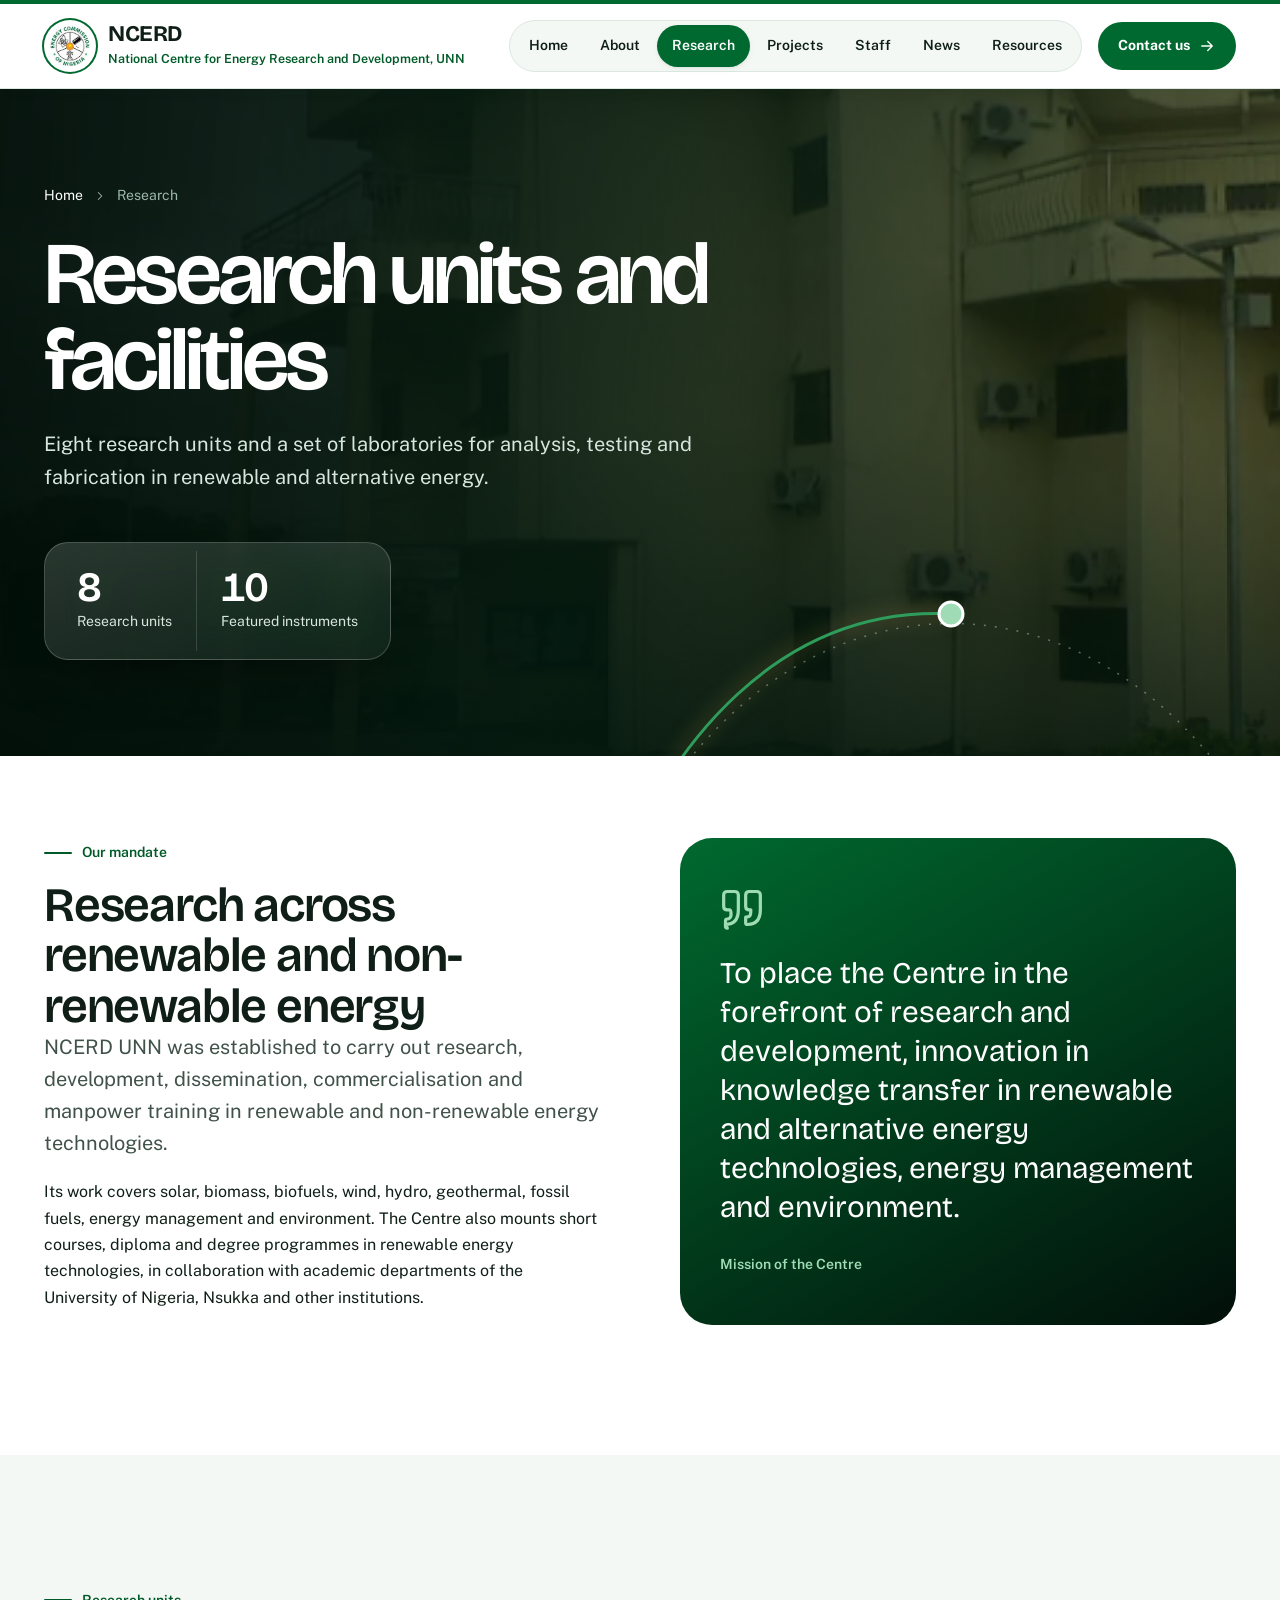
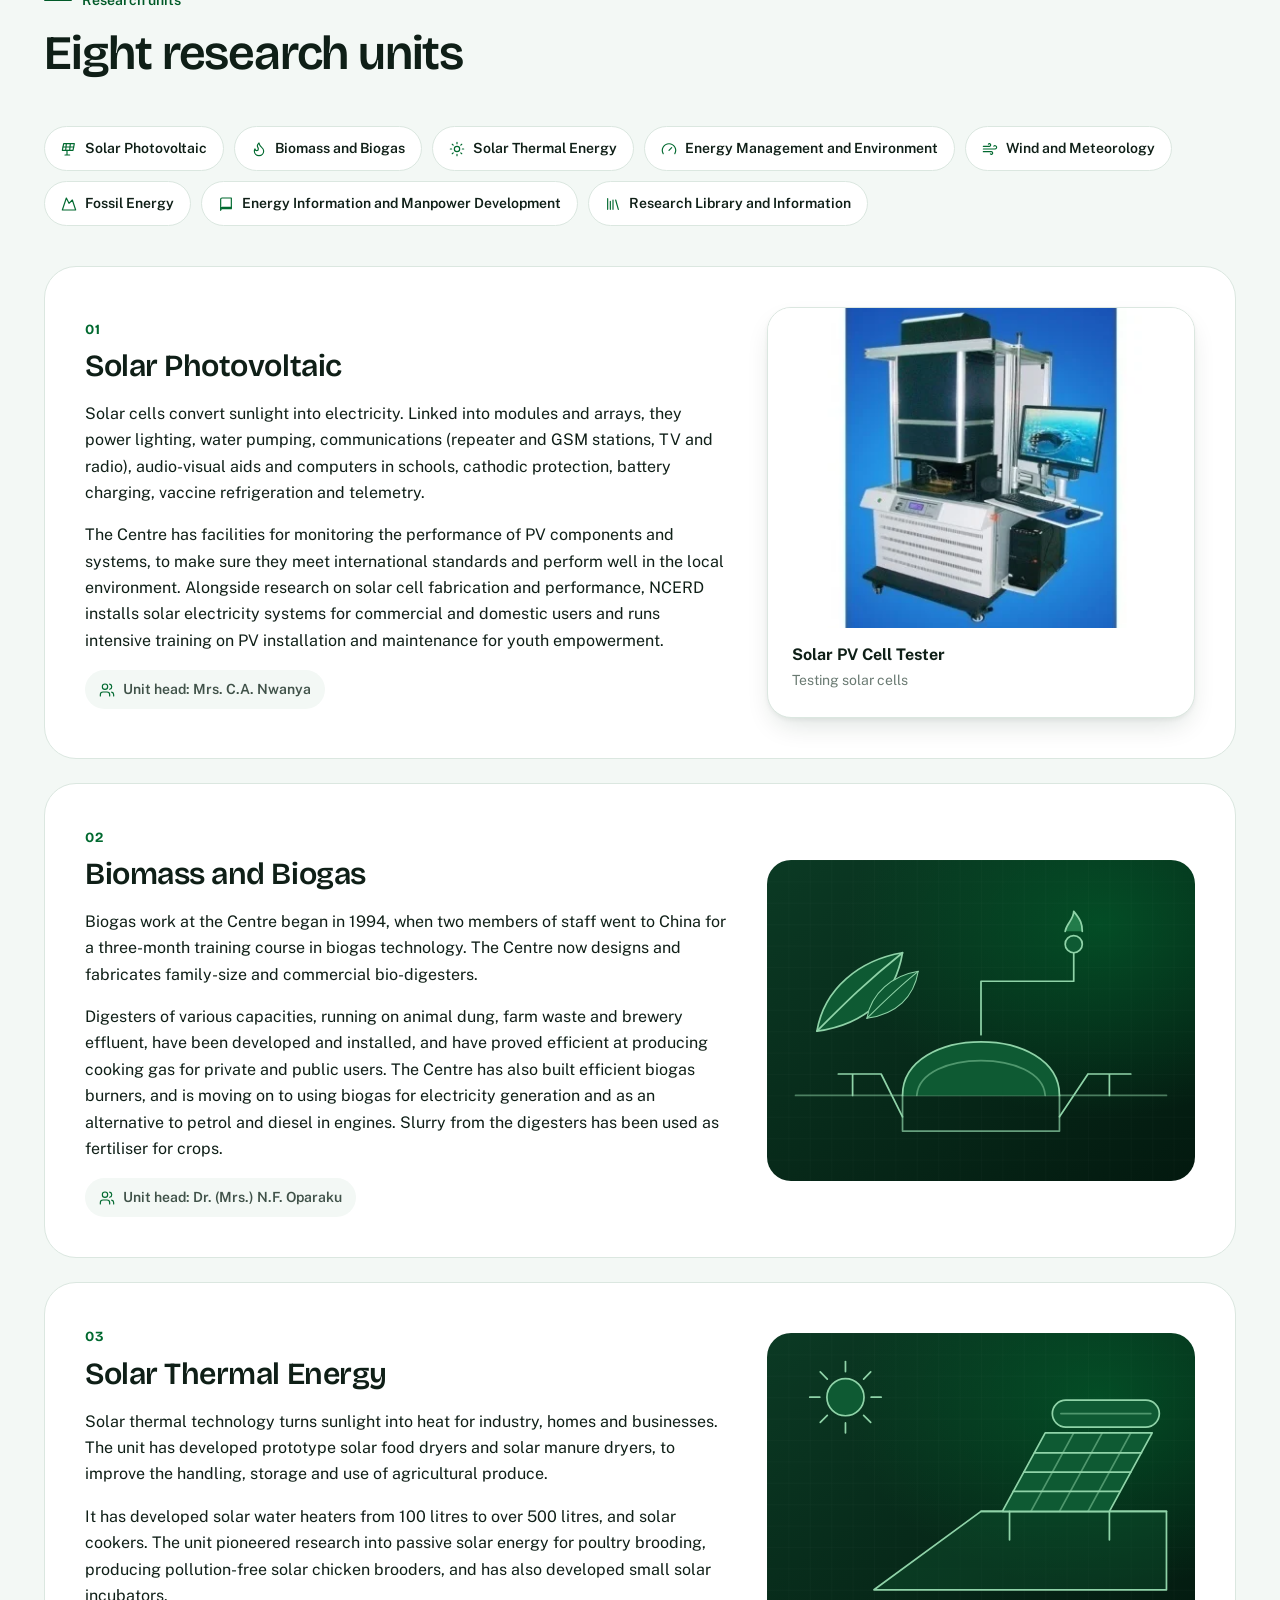
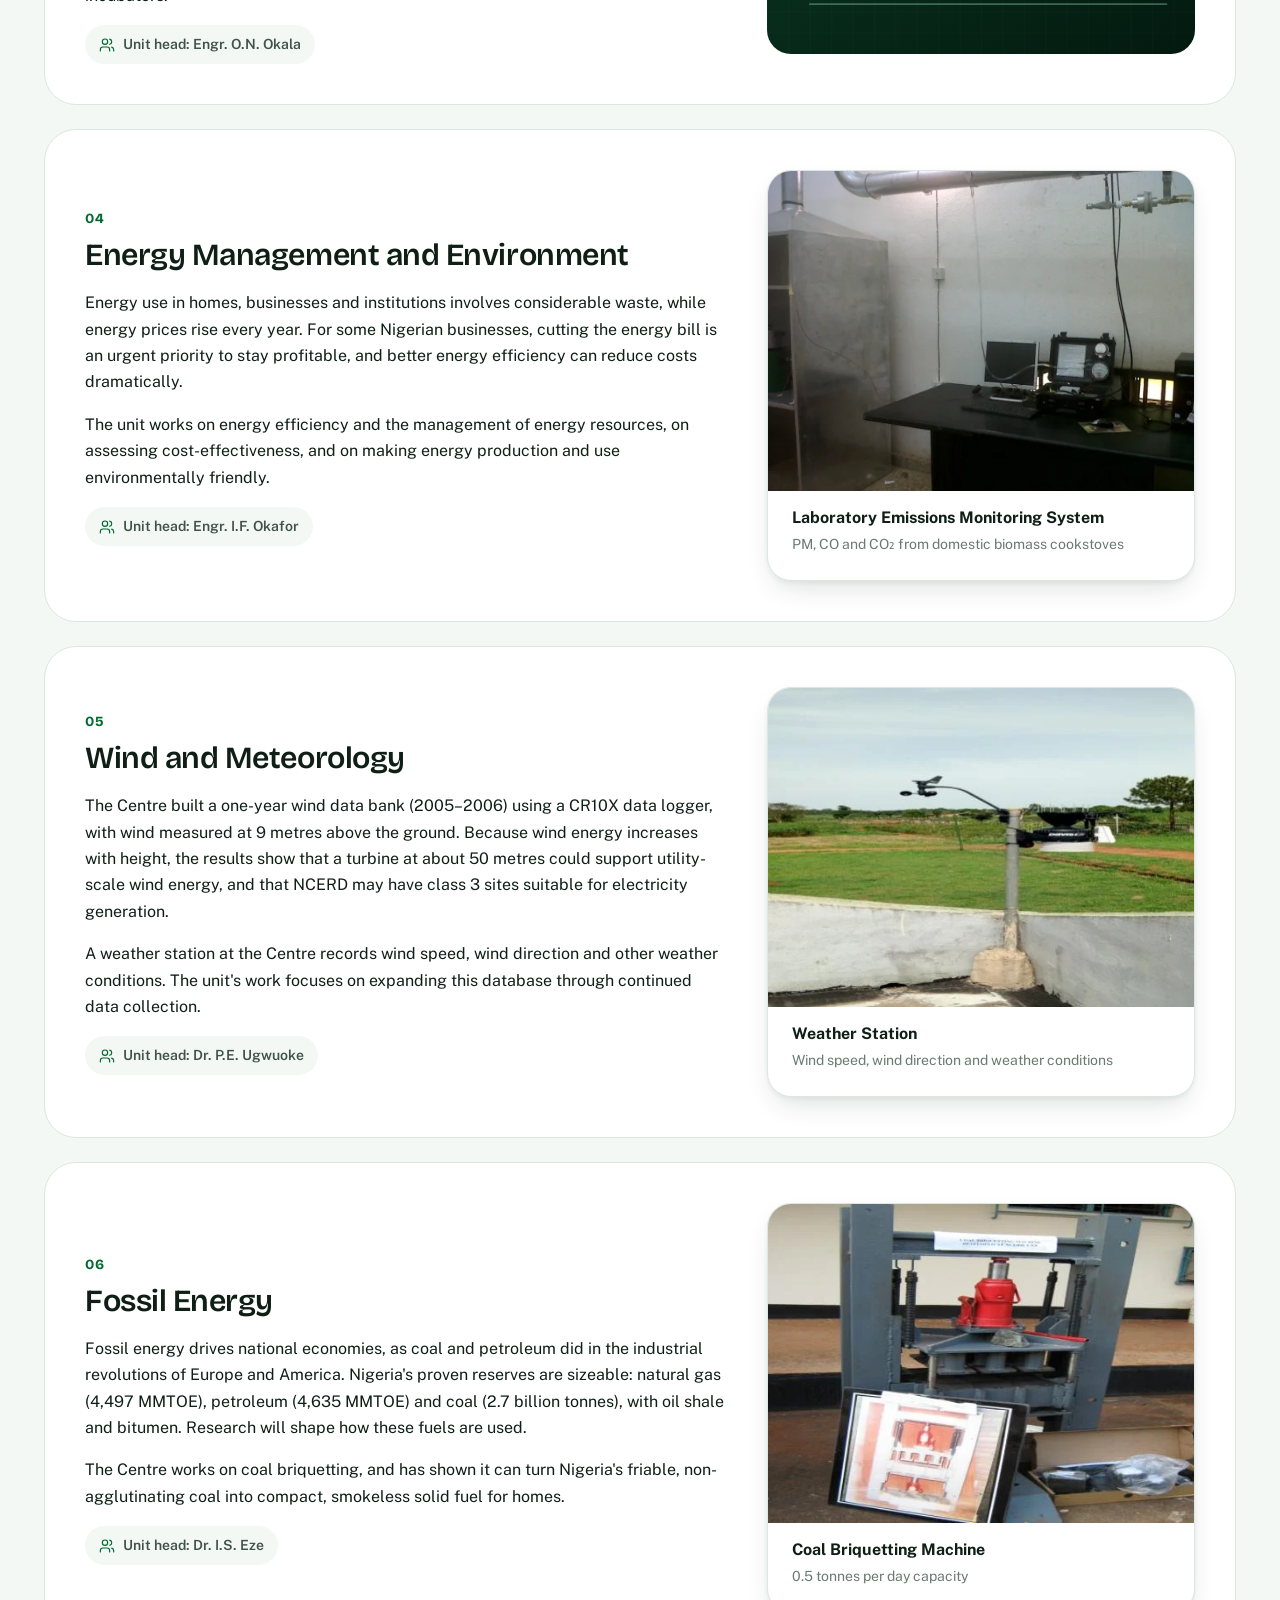
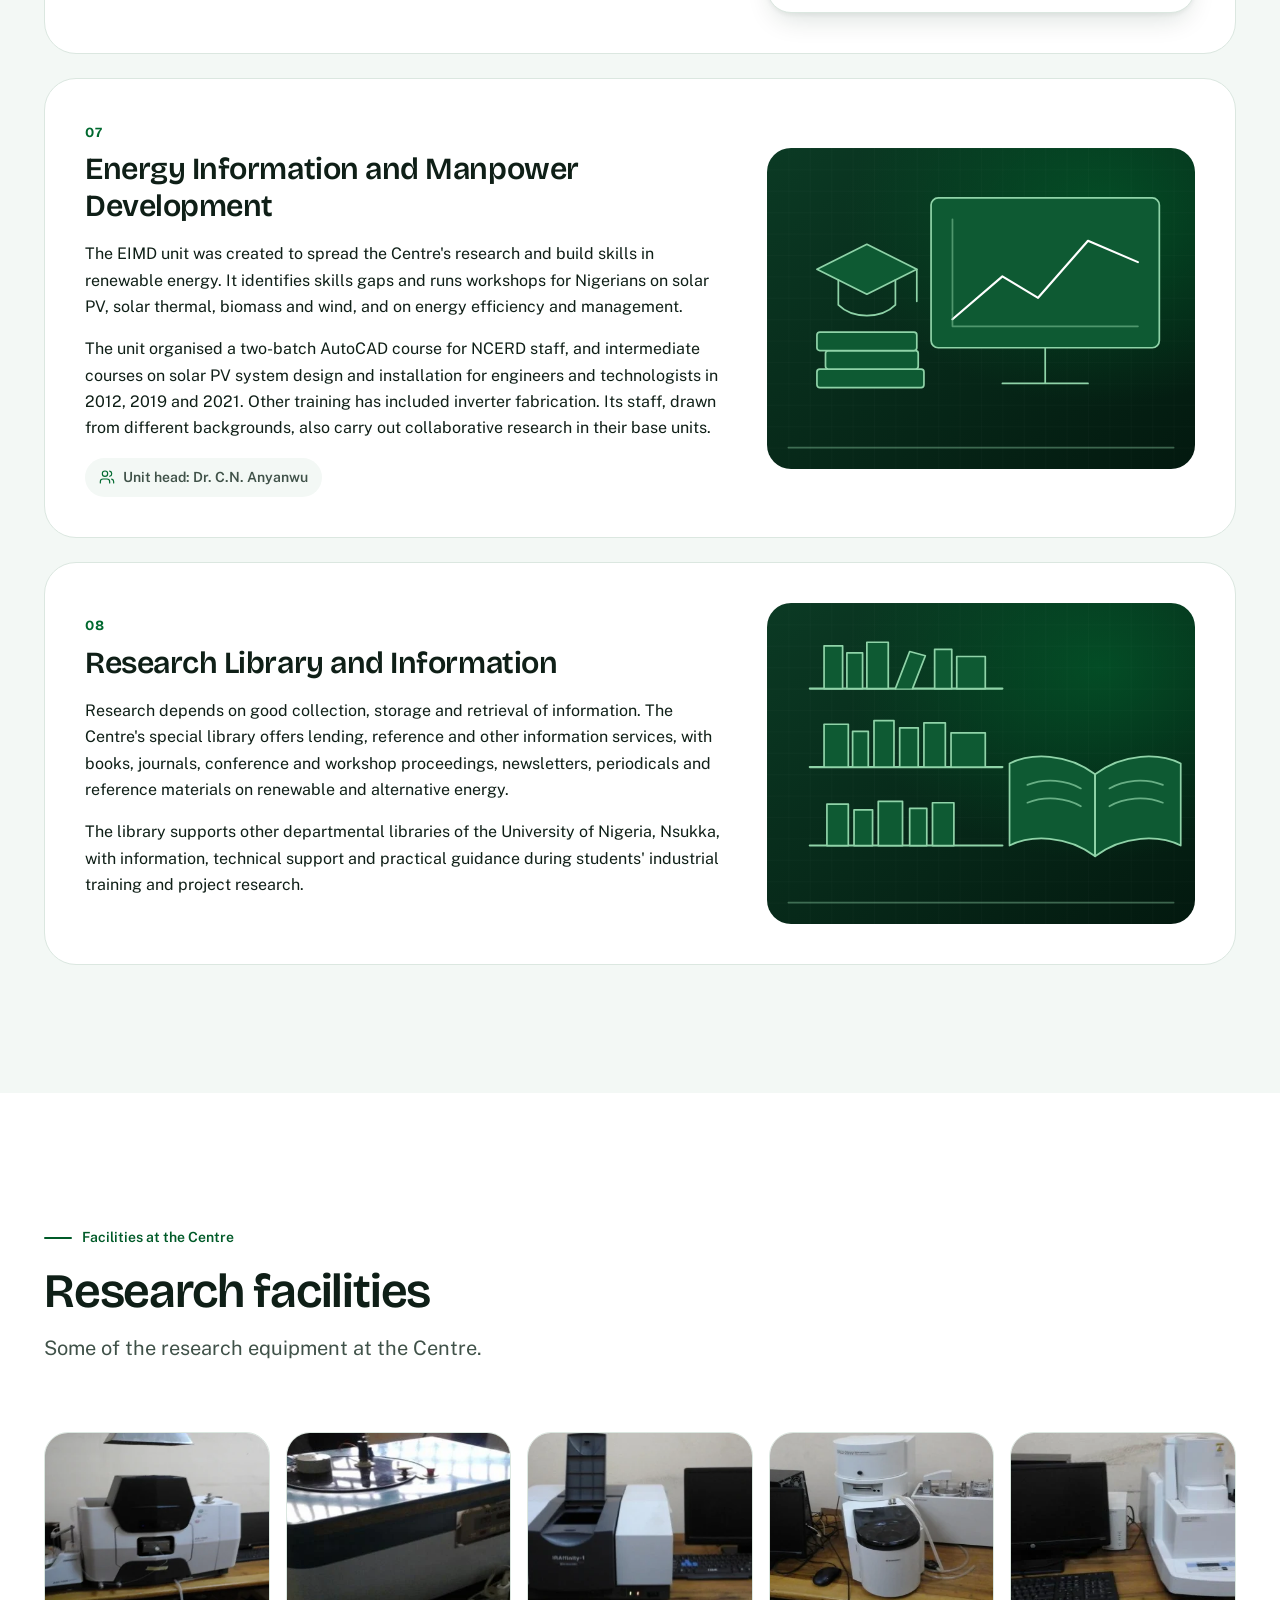
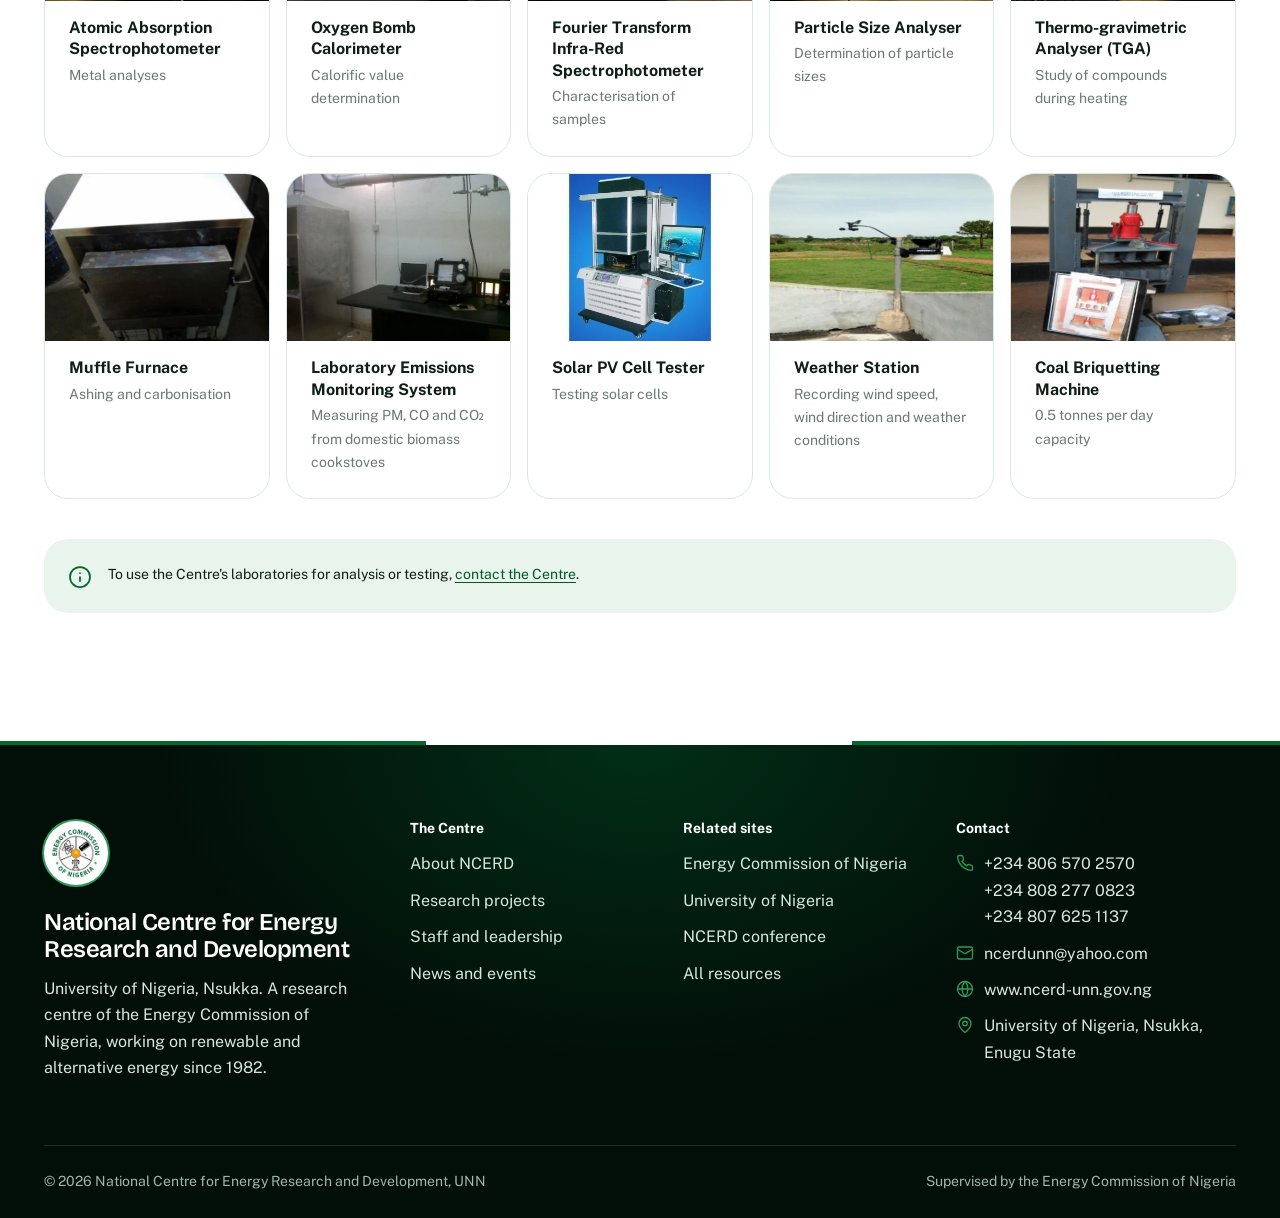
<file: research.html>
<!DOCTYPE html>
<html lang="en-NG">
<head>
<meta charset="UTF-8">
<meta name="viewport" content="width=device-width, initial-scale=1, viewport-fit=cover">
<title>Research units and facilities | NCERD, University of Nigeria, Nsukka</title>
<meta name="description" content="The eight research units and laboratory facilities of the National Centre for Energy Research and Development, University of Nigeria, Nsukka.">
<meta name="theme-color" content="#00692f">
<meta property="og:title" content="Research units and facilities | NCERD, University of Nigeria, Nsukka">
<meta property="og:description" content="The eight research units and laboratory facilities of the National Centre for Energy Research and Development, University of Nigeria, Nsukka.">
<meta property="og:image" content="assets/images/building-1100.webp">
<link rel="icon" href="assets/images/ecn-logo.png">
<link rel="preconnect" href="https://fonts.googleapis.com">
<link rel="preconnect" href="https://fonts.gstatic.com" crossorigin>
<link href="https://fonts.googleapis.com/css2?family=Bricolage+Grotesque:opsz,wght@12..96,500;12..96,600;12..96,700&family=Public+Sans:wght@400;500;600;700&display=swap" rel="stylesheet">
<link rel="stylesheet" href="assets/css/ncerd.css">
<script>document.documentElement.classList.add(matchMedia('(prefers-reduced-motion: reduce)').matches?'rm':'motion')</script>
</head>
<body>
<a class="skip" href="#main">Skip to main content</a>
<div class="progress" aria-hidden="true"></div>
<header class="site-head solid static">
  <div class="wrap">
    <a class="brand" href="index.html" aria-label="NCERD, University of Nigeria, Nsukka: home">
      <img class="seal" src="assets/images/ecn-logo.png" alt="" width="52" height="52">
      <span><b>NCERD</b><small>National Centre for Energy Research and Development, UNN</small></span>
    </a>
    <button class="menu-btn" aria-expanded="false" aria-controls="nav"><span class="bars"><i></i></span><span class="lbl">Menu</span></button>
    <nav class="nav" id="nav" aria-label="Main">
      <ul><li><a href="index.html">Home</a></li><li><a href="about.html">About</a></li><li><a href="research.html" aria-current="page">Research</a></li><li><a href="projects.html">Projects</a></li><li><a href="staff-profiles.html">Staff</a></li><li><a href="news-events.html">News</a></li><li><a href="external-resources.html">Resources</a></li></ul>
      <a class="cta" href="contact-us.html">Contact us <svg class="ic" viewBox="0 0 24 24" aria-hidden="true"><path d="M5 12h14M13 6l6 6-6 6"/></svg></a>
    </nav>
  </div>
</header>
<main id="main">
<section class="phero">
  <div class="bg"><img src="assets/images/building-front.webp" alt="" fetchpriority="high"></div><svg class="phero-arc" viewBox="0 0 760 420" aria-hidden="true"><path d="M20 410 C 160 -20, 600 -20, 740 410"/><path class="solid" d="M20 410 C 90 190, 220 70, 380 78"/><circle cx="380" cy="78" r="12"/></svg>
  <div class="wrap in-load">
    <div class="crumbs"><a href="index.html">Home</a><svg class="ic" viewBox="0 0 24 24" aria-hidden="true"><path d="m9 18 6-6-6-6"/></svg><span>Research</span></div>
    <h1>Research units and facilities</h1>
    <p>Eight research units and a set of laboratories for analysis, testing and fabrication in renewable and alternative energy.</p>
    <div class="stats-glass glass"><div><b data-count="8">8</b><span>Research units</span></div><div><b data-count="10">10</b><span>Featured instruments</span></div></div>
  </div>
</section>

<section aria-labelledby="mand" style="padding-top:80px">
  <div class="wrap split">
    <div class="reveal">
      <span class="eyebrow">Our mandate</span>
      <h2 id="mand">Research across renewable and non-renewable energy</h2>
      <p class="lede">NCERD UNN was established to carry out research, development, dissemination, commercialisation and manpower training in renewable and non-renewable energy technologies.</p>
      <p>Its work covers solar, biomass, biofuels, wind, hydro, geothermal, fossil fuels, energy management and environment. The Centre also mounts short courses, diploma and degree programmes in renewable energy technologies, in collaboration with academic departments of the University of Nigeria, Nsukka and other institutions.</p>
    </div>
    <blockquote class="mandate reveal-scale"><svg class="ic" viewBox="0 0 24 24" aria-hidden="true"><path d="M3 21c3 0 7-1 7-8V5c0-1.3-.8-2-2-2H4c-1.3 0-2 .7-2 2v6c0 1.3.7 2 2 2h1c1 0 1 1 1 2v1c0 1-1 2-2 2s-1 0-1 1v3c0 1 0 1 1 1z"/><path d="M15 21c3 0 7-1 7-8V5c0-1.3-.8-2-2-2h-4c-1.3 0-2 .7-2 2v6c0 1.3.7 2 2 2h.8c0 2.2.2 4-2.8 4v3c0 1 0 1 1 1z"/></svg><p>To place the Centre in the forefront of research and development, innovation in knowledge transfer in renewable and alternative energy technologies, energy management and environment.</p><cite>Mission of the Centre</cite></blockquote>
  </div>
</section>
<section class="mist" aria-labelledby="ru">
  <div class="wrap">
    <div class="head-row"><div class="reveal"><span class="eyebrow">Research units</span><h2 id="ru">Eight research units</h2></div></div>
    <nav class="unit-nav reveal" aria-label="Research units"><a href="#u-0"><svg class="ic" viewBox="0 0 24 24" aria-hidden="true"><path d="M4 4h16l-2 10H2z"/><path d="M3 9h16M8 4 7 14M14 4l-1 10"/><path d="M9 14v4M6 21h7M9 18v3"/></svg>Solar Photovoltaic</a><a href="#u-1"><svg class="ic" viewBox="0 0 24 24" aria-hidden="true"><path d="M8.5 14.5A2.5 2.5 0 0 0 11 12c0-1.4-.5-2-1-3-1.1-2.1-.2-4 2-6 .5 2.5 2 4.9 4 6.5 2 1.6 3 3.5 3 5.5a7 7 0 1 1-14 0c0-1.2.4-2.3 1-3.2.3 1.5 1.4 2.7 2.5 2.7z"/></svg>Biomass and Biogas</a><a href="#u-2"><svg class="ic" viewBox="0 0 24 24" aria-hidden="true"><circle cx="12" cy="12" r="4"/><path d="M12 2v2M12 20v2M4.9 4.9l1.4 1.4M17.7 17.7l1.4 1.4M2 12h2M20 12h2M4.9 19.1l1.4-1.4M17.7 6.3l1.4-1.4"/></svg>Solar Thermal Energy</a><a href="#u-3"><svg class="ic" viewBox="0 0 24 24" aria-hidden="true"><path d="M12 14l4-4"/><path d="M3.3 19a10 10 0 1 1 17.4 0"/></svg>Energy Management and Environment</a><a href="#u-4"><svg class="ic" viewBox="0 0 24 24" aria-hidden="true"><path d="M17.7 7.7A2.5 2.5 0 1 1 19.5 12H2"/><path d="M9.6 4.6A2 2 0 1 1 11 8H2"/><path d="M12.6 19.4A2 2 0 1 0 14 16H2"/></svg>Wind and Meteorology</a><a href="#u-5"><svg class="ic" viewBox="0 0 24 24" aria-hidden="true"><path d="m8 3 4 8 5-5 5 15H2z"/></svg>Fossil Energy</a><a href="#u-6"><svg class="ic" viewBox="0 0 24 24" aria-hidden="true"><path d="M4 19.5V5a2 2 0 0 1 2-2h14v16H6.5A2.5 2.5 0 0 0 4 21.5z"/><path d="M4 19.5A2.5 2.5 0 0 1 6.5 17H20"/></svg>Energy Information and Manpower Development</a><a href="#u-7"><svg class="ic" viewBox="0 0 24 24" aria-hidden="true"><path d="M16 6l4 14M12 6v14M8 8v12M4 4v16"/></svg>Research Library and Information</a></nav>
    <div class="uds"><article class="ud reveal" id="u-0"><div class="ud-main"><span class="ud-n">01</span><h3>Solar Photovoltaic</h3><p>Solar cells convert sunlight into electricity. Linked into modules and arrays, they power lighting, water pumping, communications (repeater and GSM stations, TV and radio), audio-visual aids and computers in schools, cathodic protection, battery charging, vaccine refrigeration and telemetry.</p><p>The Centre has facilities for monitoring the performance of PV components and systems, to make sure they meet international standards and perform well in the local environment. Alongside research on solar cell fabrication and performance, NCERD installs solar electricity systems for commercial and domestic users and runs intensive training on PV installation and maintenance for youth empowerment.</p><div class="unit-head"><svg class="ic" viewBox="0 0 24 24" aria-hidden="true"><path d="M16 21v-2a4 4 0 0 0-4-4H6a4 4 0 0 0-4 4v2"/><circle cx="9" cy="7" r="4"/><path d="M22 21v-2a4 4 0 0 0-3-3.9M16 3.1a4 4 0 0 1 0 7.8"/></svg>Unit head: Mrs. C.A. Nwanya</div></div><div class="ud-side"><figure class="lab"><div class="lab-ph"><img src="assets/images/labs/pv-cell-tester.webp" alt="Solar PV Cell Tester at NCERD" loading="lazy"></div><figcaption><b>Solar PV Cell Tester</b><span>Testing solar cells</span></figcaption></figure></div></article><article class="ud reveal" id="u-1"><div class="ud-main"><span class="ud-n">02</span><h3>Biomass and Biogas</h3><p>Biogas work at the Centre began in 1994, when two members of staff went to China for a three-month training course in biogas technology. The Centre now designs and fabricates family-size and commercial bio-digesters.</p><p>Digesters of various capacities, running on animal dung, farm waste and brewery effluent, have been developed and installed, and have proved efficient at producing cooking gas for private and public users. The Centre has also built efficient biogas burners, and is moving on to using biogas for electricity generation and as an alternative to petrol and diesel in engines. Slurry from the digesters has been used as fertiliser for crops.</p><div class="unit-head"><svg class="ic" viewBox="0 0 24 24" aria-hidden="true"><path d="M16 21v-2a4 4 0 0 0-4-4H6a4 4 0 0 0-4 4v2"/><circle cx="9" cy="7" r="4"/><path d="M22 21v-2a4 4 0 0 0-3-3.9M16 3.1a4 4 0 0 1 0 7.8"/></svg>Unit head: Dr. (Mrs.) N.F. Oparaku</div></div><div class="ud-side"><div class="ud-art" style="background-image:url(assets/images/units/biomass.svg)"></div></div></article><article class="ud reveal" id="u-2"><div class="ud-main"><span class="ud-n">03</span><h3>Solar Thermal Energy</h3><p>Solar thermal technology turns sunlight into heat for industry, homes and businesses. The unit has developed prototype solar food dryers and solar manure dryers, to improve the handling, storage and use of agricultural produce.</p><p>It has developed solar water heaters from 100 litres to over 500 litres, and solar cookers. The unit pioneered research into passive solar energy for poultry brooding, producing pollution-free solar chicken brooders, and has also developed small solar incubators.</p><div class="unit-head"><svg class="ic" viewBox="0 0 24 24" aria-hidden="true"><path d="M16 21v-2a4 4 0 0 0-4-4H6a4 4 0 0 0-4 4v2"/><circle cx="9" cy="7" r="4"/><path d="M22 21v-2a4 4 0 0 0-3-3.9M16 3.1a4 4 0 0 1 0 7.8"/></svg>Unit head: Engr. O.N. Okala</div></div><div class="ud-side"><div class="ud-art" style="background-image:url(assets/images/units/solar-thermal.svg)"></div></div></article><article class="ud reveal" id="u-3"><div class="ud-main"><span class="ud-n">04</span><h3>Energy Management and Environment</h3><p>Energy use in homes, businesses and institutions involves considerable waste, while energy prices rise every year. For some Nigerian businesses, cutting the energy bill is an urgent priority to stay profitable, and better energy efficiency can reduce costs dramatically.</p><p>The unit works on energy efficiency and the management of energy resources, on assessing cost-effectiveness, and on making energy production and use environmentally friendly.</p><div class="unit-head"><svg class="ic" viewBox="0 0 24 24" aria-hidden="true"><path d="M16 21v-2a4 4 0 0 0-4-4H6a4 4 0 0 0-4 4v2"/><circle cx="9" cy="7" r="4"/><path d="M22 21v-2a4 4 0 0 0-3-3.9M16 3.1a4 4 0 0 1 0 7.8"/></svg>Unit head: Engr. I.F. Okafor</div></div><div class="ud-side"><figure class="lab"><div class="lab-ph"><img src="assets/images/labs/emissions-monitoring.webp" alt="Laboratory Emissions Monitoring System at NCERD" loading="lazy"></div><figcaption><b>Laboratory Emissions Monitoring System</b><span>PM, CO and CO₂ from domestic biomass cookstoves</span></figcaption></figure></div></article><article class="ud reveal" id="u-4"><div class="ud-main"><span class="ud-n">05</span><h3>Wind and Meteorology</h3><p>The Centre built a one-year wind data bank (2005–2006) using a CR10X data logger, with wind measured at 9 metres above the ground. Because wind energy increases with height, the results show that a turbine at about 50 metres could support utility-scale wind energy, and that NCERD may have class 3 sites suitable for electricity generation.</p><p>A weather station at the Centre records wind speed, wind direction and other weather conditions. The unit's work focuses on expanding this database through continued data collection.</p><div class="unit-head"><svg class="ic" viewBox="0 0 24 24" aria-hidden="true"><path d="M16 21v-2a4 4 0 0 0-4-4H6a4 4 0 0 0-4 4v2"/><circle cx="9" cy="7" r="4"/><path d="M22 21v-2a4 4 0 0 0-3-3.9M16 3.1a4 4 0 0 1 0 7.8"/></svg>Unit head: Dr. P.E. Ugwuoke</div></div><div class="ud-side"><figure class="lab"><div class="lab-ph"><img src="assets/images/labs/weather-station.webp" alt="Weather Station at NCERD" loading="lazy"></div><figcaption><b>Weather Station</b><span>Wind speed, wind direction and weather conditions</span></figcaption></figure></div></article><article class="ud reveal" id="u-5"><div class="ud-main"><span class="ud-n">06</span><h3>Fossil Energy</h3><p>Fossil energy drives national economies, as coal and petroleum did in the industrial revolutions of Europe and America. Nigeria's proven reserves are sizeable: natural gas (4,497 MMTOE), petroleum (4,635 MMTOE) and coal (2.7 billion tonnes), with oil shale and bitumen. Research will shape how these fuels are used.</p><p>The Centre works on coal briquetting, and has shown it can turn Nigeria's friable, non-agglutinating coal into compact, smokeless solid fuel for homes.</p><div class="unit-head"><svg class="ic" viewBox="0 0 24 24" aria-hidden="true"><path d="M16 21v-2a4 4 0 0 0-4-4H6a4 4 0 0 0-4 4v2"/><circle cx="9" cy="7" r="4"/><path d="M22 21v-2a4 4 0 0 0-3-3.9M16 3.1a4 4 0 0 1 0 7.8"/></svg>Unit head: Dr. I.S. Eze</div></div><div class="ud-side"><figure class="lab"><div class="lab-ph"><img src="assets/images/labs/briquetting-machine.webp" alt="Coal Briquetting Machine at NCERD" loading="lazy"></div><figcaption><b>Coal Briquetting Machine</b><span>0.5 tonnes per day capacity</span></figcaption></figure></div></article><article class="ud reveal" id="u-6"><div class="ud-main"><span class="ud-n">07</span><h3>Energy Information and Manpower Development</h3><p>The EIMD unit was created to spread the Centre's research and build skills in renewable energy. It identifies skills gaps and runs workshops for Nigerians on solar PV, solar thermal, biomass and wind, and on energy efficiency and management.</p><p>The unit organised a two-batch AutoCAD course for NCERD staff, and intermediate courses on solar PV system design and installation for engineers and technologists in 2012, 2019 and 2021. Other training has included inverter fabrication. Its staff, drawn from different backgrounds, also carry out collaborative research in their base units.</p><div class="unit-head"><svg class="ic" viewBox="0 0 24 24" aria-hidden="true"><path d="M16 21v-2a4 4 0 0 0-4-4H6a4 4 0 0 0-4 4v2"/><circle cx="9" cy="7" r="4"/><path d="M22 21v-2a4 4 0 0 0-3-3.9M16 3.1a4 4 0 0 1 0 7.8"/></svg>Unit head: Dr. C.N. Anyanwu</div></div><div class="ud-side"><div class="ud-art" style="background-image:url(assets/images/units/information.svg)"></div></div></article><article class="ud reveal" id="u-7"><div class="ud-main"><span class="ud-n">08</span><h3>Research Library and Information</h3><p>Research depends on good collection, storage and retrieval of information. The Centre's special library offers lending, reference and other information services, with books, journals, conference and workshop proceedings, newsletters, periodicals and reference materials on renewable and alternative energy.</p><p>The library supports other departmental libraries of the University of Nigeria, Nsukka, with information, technical support and practical guidance during students' industrial training and project research.</p></div><div class="ud-side"><div class="ud-art" style="background-image:url(assets/images/units/library.svg)"></div></div></article></div>
  </div>
</section>
<section id="facilities" aria-labelledby="fac2">
  <div class="wrap">
    <div class="head-row"><div class="reveal"><span class="eyebrow">Facilities at the Centre</span><h2 id="fac2">Research facilities</h2><p class="lede">Some of the research equipment at the Centre.</p></div></div>
    <div class="labs-grid five" data-stagger><figure class="lab"><div class="lab-ph"><img src="assets/images/labs/aas.webp" alt="Atomic Absorption Spectrophotometer at NCERD" loading="lazy"></div><figcaption><b>Atomic Absorption Spectrophotometer</b><span>Metal analyses</span></figcaption></figure><figure class="lab"><div class="lab-ph"><img src="assets/images/labs/bomb-calorimeter.webp" alt="Oxygen Bomb Calorimeter at NCERD" loading="lazy"></div><figcaption><b>Oxygen Bomb Calorimeter</b><span>Calorific value determination</span></figcaption></figure><figure class="lab"><div class="lab-ph"><img src="assets/images/labs/ftir.webp" alt="Fourier Transform Infra-Red Spectrophotometer at NCERD" loading="lazy"></div><figcaption><b>Fourier Transform Infra-Red Spectrophotometer</b><span>Characterisation of samples</span></figcaption></figure><figure class="lab"><div class="lab-ph"><img src="assets/images/labs/particle-size-analyser.webp" alt="Particle Size Analyser at NCERD" loading="lazy"></div><figcaption><b>Particle Size Analyser</b><span>Determination of particle sizes</span></figcaption></figure><figure class="lab"><div class="lab-ph"><img src="assets/images/labs/tga.webp" alt="Thermo-gravimetric Analyser (TGA) at NCERD" loading="lazy"></div><figcaption><b>Thermo-gravimetric Analyser (TGA)</b><span>Study of compounds during heating</span></figcaption></figure><figure class="lab"><div class="lab-ph"><img src="assets/images/labs/muffle-furnace.webp" alt="Muffle Furnace at NCERD" loading="lazy"></div><figcaption><b>Muffle Furnace</b><span>Ashing and carbonisation</span></figcaption></figure><figure class="lab"><div class="lab-ph"><img src="assets/images/labs/emissions-monitoring.webp" alt="Laboratory Emissions Monitoring System at NCERD" loading="lazy"></div><figcaption><b>Laboratory Emissions Monitoring System</b><span>Measuring PM, CO and CO₂ from domestic biomass cookstoves</span></figcaption></figure><figure class="lab"><div class="lab-ph"><img src="assets/images/labs/pv-cell-tester.webp" alt="Solar PV Cell Tester at NCERD" loading="lazy"></div><figcaption><b>Solar PV Cell Tester</b><span>Testing solar cells</span></figcaption></figure><figure class="lab"><div class="lab-ph"><img src="assets/images/labs/weather-station.webp" alt="Weather Station at NCERD" loading="lazy"></div><figcaption><b>Weather Station</b><span>Recording wind speed, wind direction and weather conditions</span></figcaption></figure><figure class="lab"><div class="lab-ph"><img src="assets/images/labs/briquetting-machine.webp" alt="Coal Briquetting Machine at NCERD" loading="lazy"></div><figcaption><b>Coal Briquetting Machine</b><span>0.5 tonnes per day capacity</span></figcaption></figure></div>
    <div class="notebox"><svg class="ic" viewBox="0 0 24 24" aria-hidden="true"><circle cx="12" cy="12" r="10"/><path d="M12 16v-4M12 8h.01"/></svg><p>To use the Centre's laboratories for analysis or testing, <a href="contact-us.html">contact the Centre</a>.</p></div>
  </div>
</section>
</main>
<footer class="site-foot">
  <div class="wrap">
    <div class="foot-top">
      <div class="foot-brand">
        <img class="seal" src="assets/images/ecn-logo.png" alt="Energy Commission of Nigeria emblem" width="64" height="64">
        <b>National Centre for Energy Research and Development</b>
        <p>University of Nigeria, Nsukka. A research centre of the Energy Commission of Nigeria, working on renewable and alternative energy since 1982.</p>
      </div>
      <div>
        <h2>The Centre</h2>
        <ul><li><a href="about.html">About NCERD</a></li><li><a href="projects.html">Research projects</a></li><li><a href="staff-profiles.html">Staff and leadership</a></li><li><a href="news-events.html">News and events</a></li></ul>
      </div>
      <div>
        <h2>Related sites</h2>
        <ul><li><a href="https://energy.gov.ng" target="_blank" rel="noopener">Energy Commission of Nigeria</a></li><li><a href="https://www.unn.edu.ng" target="_blank" rel="noopener">University of Nigeria</a></li><li><a href="https://ncerd.com.ng" target="_blank" rel="noopener">NCERD conference</a></li><li><a href="external-resources.html">All resources</a></li></ul>
      </div>
      <div>
        <h2>Contact</h2>
        <ul>
          <li class="ci"><svg class="ic" viewBox="0 0 24 24" aria-hidden="true"><path d="M22 16.9v3a2 2 0 0 1-2.2 2 19.8 19.8 0 0 1-8.6-3.1 19.5 19.5 0 0 1-6-6A19.8 19.8 0 0 1 2.1 4.2 2 2 0 0 1 4.1 2h3a2 2 0 0 1 2 1.7c.1 1 .4 1.9.7 2.8a2 2 0 0 1-.5 2.1L8 9.9a16 16 0 0 0 6 6l1.3-1.3a2 2 0 0 1 2.1-.4c.9.3 1.8.6 2.8.7a2 2 0 0 1 1.7 2z"/></svg><span><a href="tel:+2348065702570">+234 806 570 2570</a><br><a href="tel:+2348082770823">+234 808 277 0823</a><br><a href="tel:+2348076251137">+234 807 625 1137</a></span></li>
          <li class="ci"><svg class="ic" viewBox="0 0 24 24" aria-hidden="true"><rect x="2" y="4" width="20" height="16" rx="2"/><path d="m22 7-10 6L2 7"/></svg><a href="mailto:ncerdunn@yahoo.com">ncerdunn@yahoo.com</a></li>
          <li class="ci"><svg class="ic" viewBox="0 0 24 24" aria-hidden="true"><circle cx="12" cy="12" r="10"/><path d="M2 12h20M12 2a15 15 0 0 1 4 10 15 15 0 0 1-4 10 15 15 0 0 1-4-10 15 15 0 0 1 4-10z"/></svg><a href="https://www.ncerd-unn.gov.ng" target="_blank" rel="noopener">www.ncerd-unn.gov.ng</a></li>
          <li class="ci"><svg class="ic" viewBox="0 0 24 24" aria-hidden="true"><path d="M20 10c0 6-8 12-8 12S4 16 4 10a8 8 0 0 1 16 0z"/><circle cx="12" cy="10" r="3"/></svg><span>University of Nigeria, Nsukka, Enugu State</span></li>
        </ul>
      </div>
    </div>
    <div class="wordmark" aria-hidden="true">NCERD</div>
    <div class="foot-base"><span>© <span id="yr">2026</span> National Centre for Energy Research and Development, UNN</span><span>Supervised by the Energy Commission of Nigeria</span></div>
  </div>
</footer>
<button class="to-top" aria-label="Back to top"><svg class="ring" viewBox="0 0 54 54" aria-hidden="true"><circle cx="27" cy="27" r="25"/></svg><svg class="ic" viewBox="0 0 24 24" aria-hidden="true"><path d="M12 19V5M5 12l7-7 7 7"/></svg></button>
<script src="assets/js/ncerd.js" defer></script>
</body>
</html>
</file>
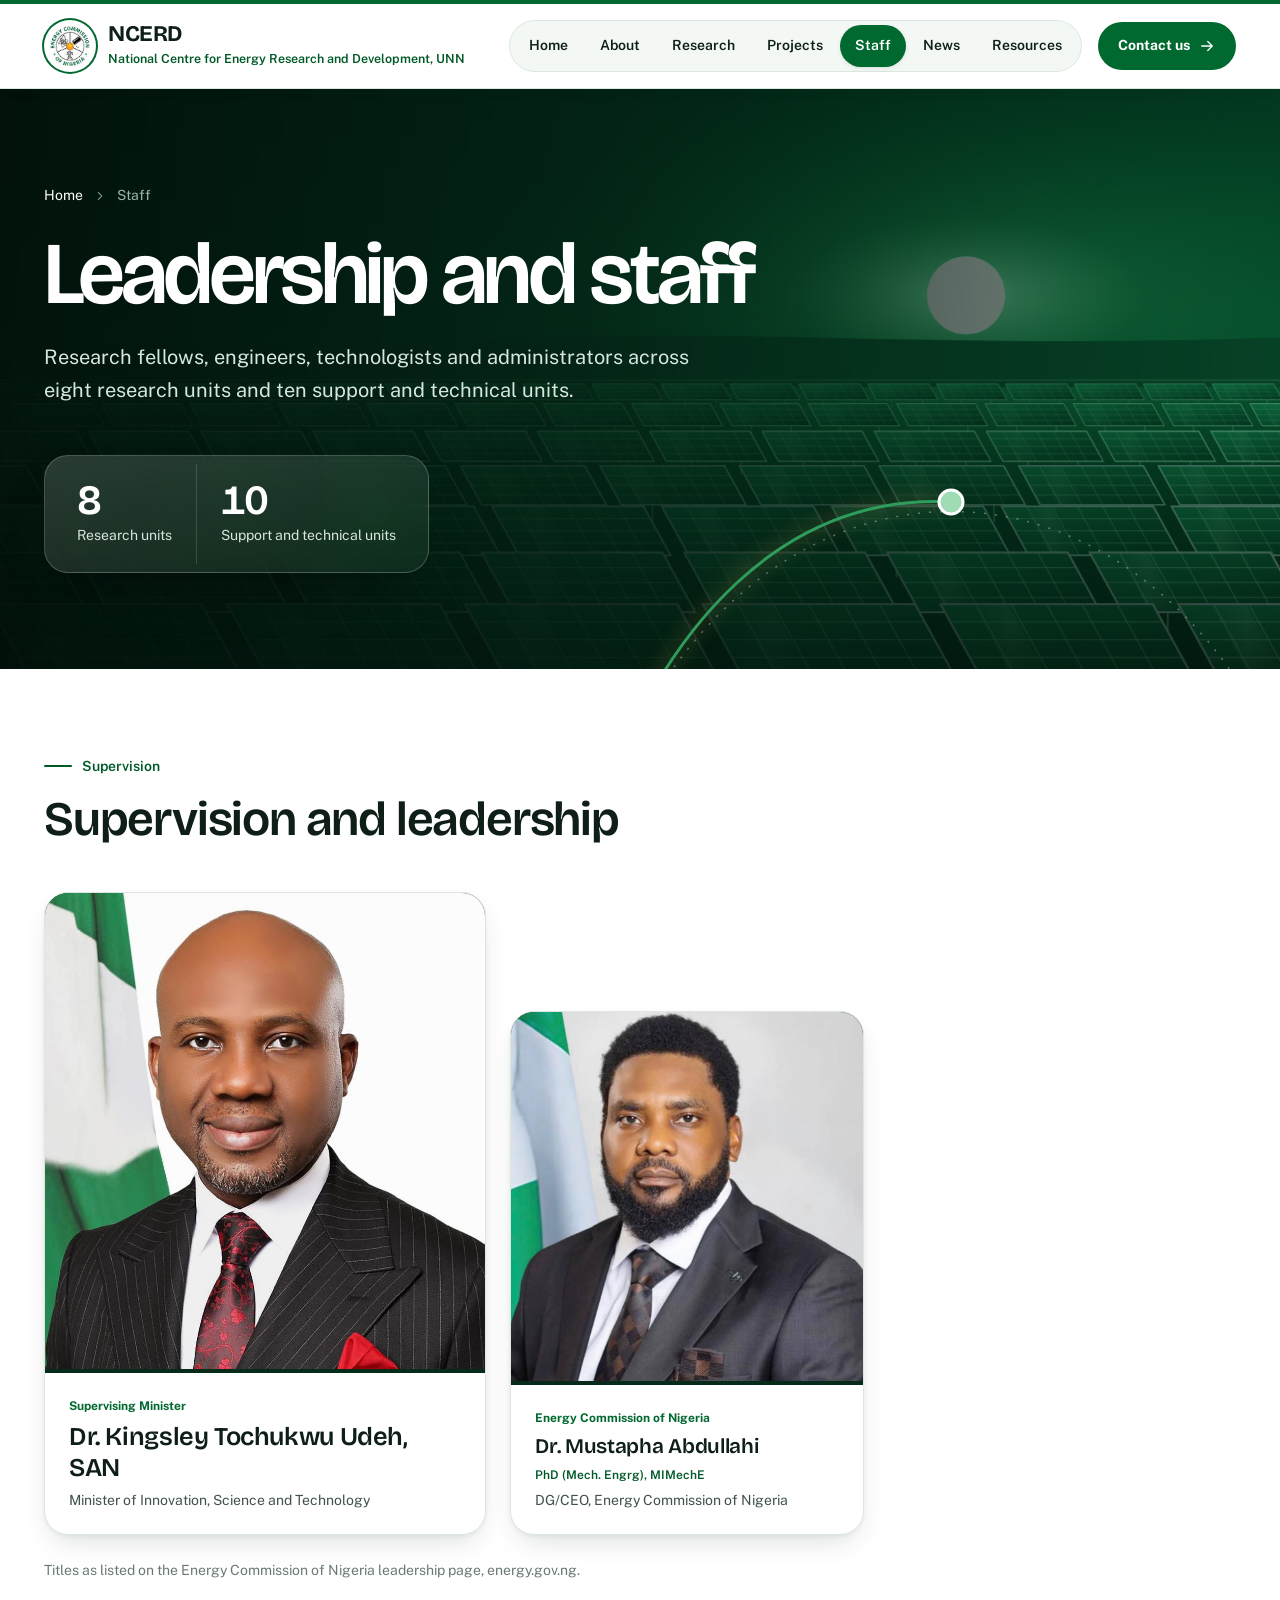
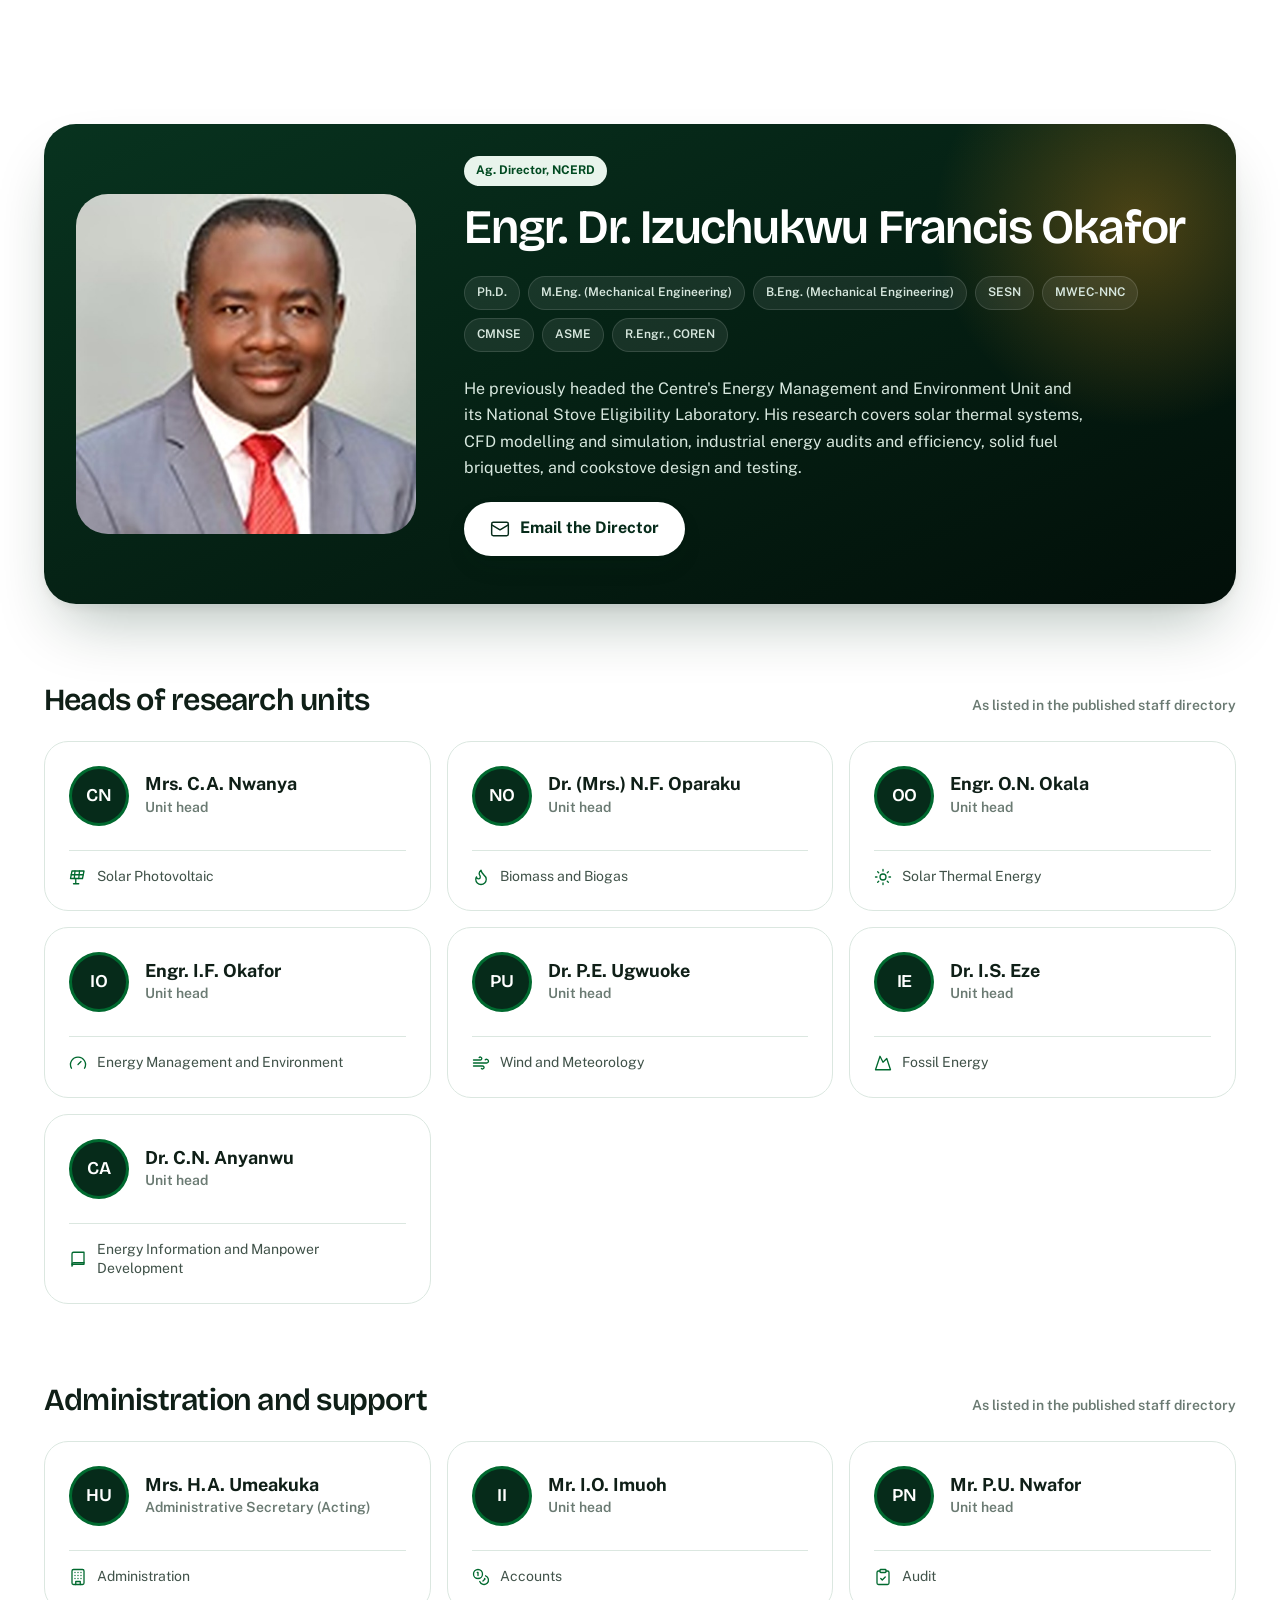
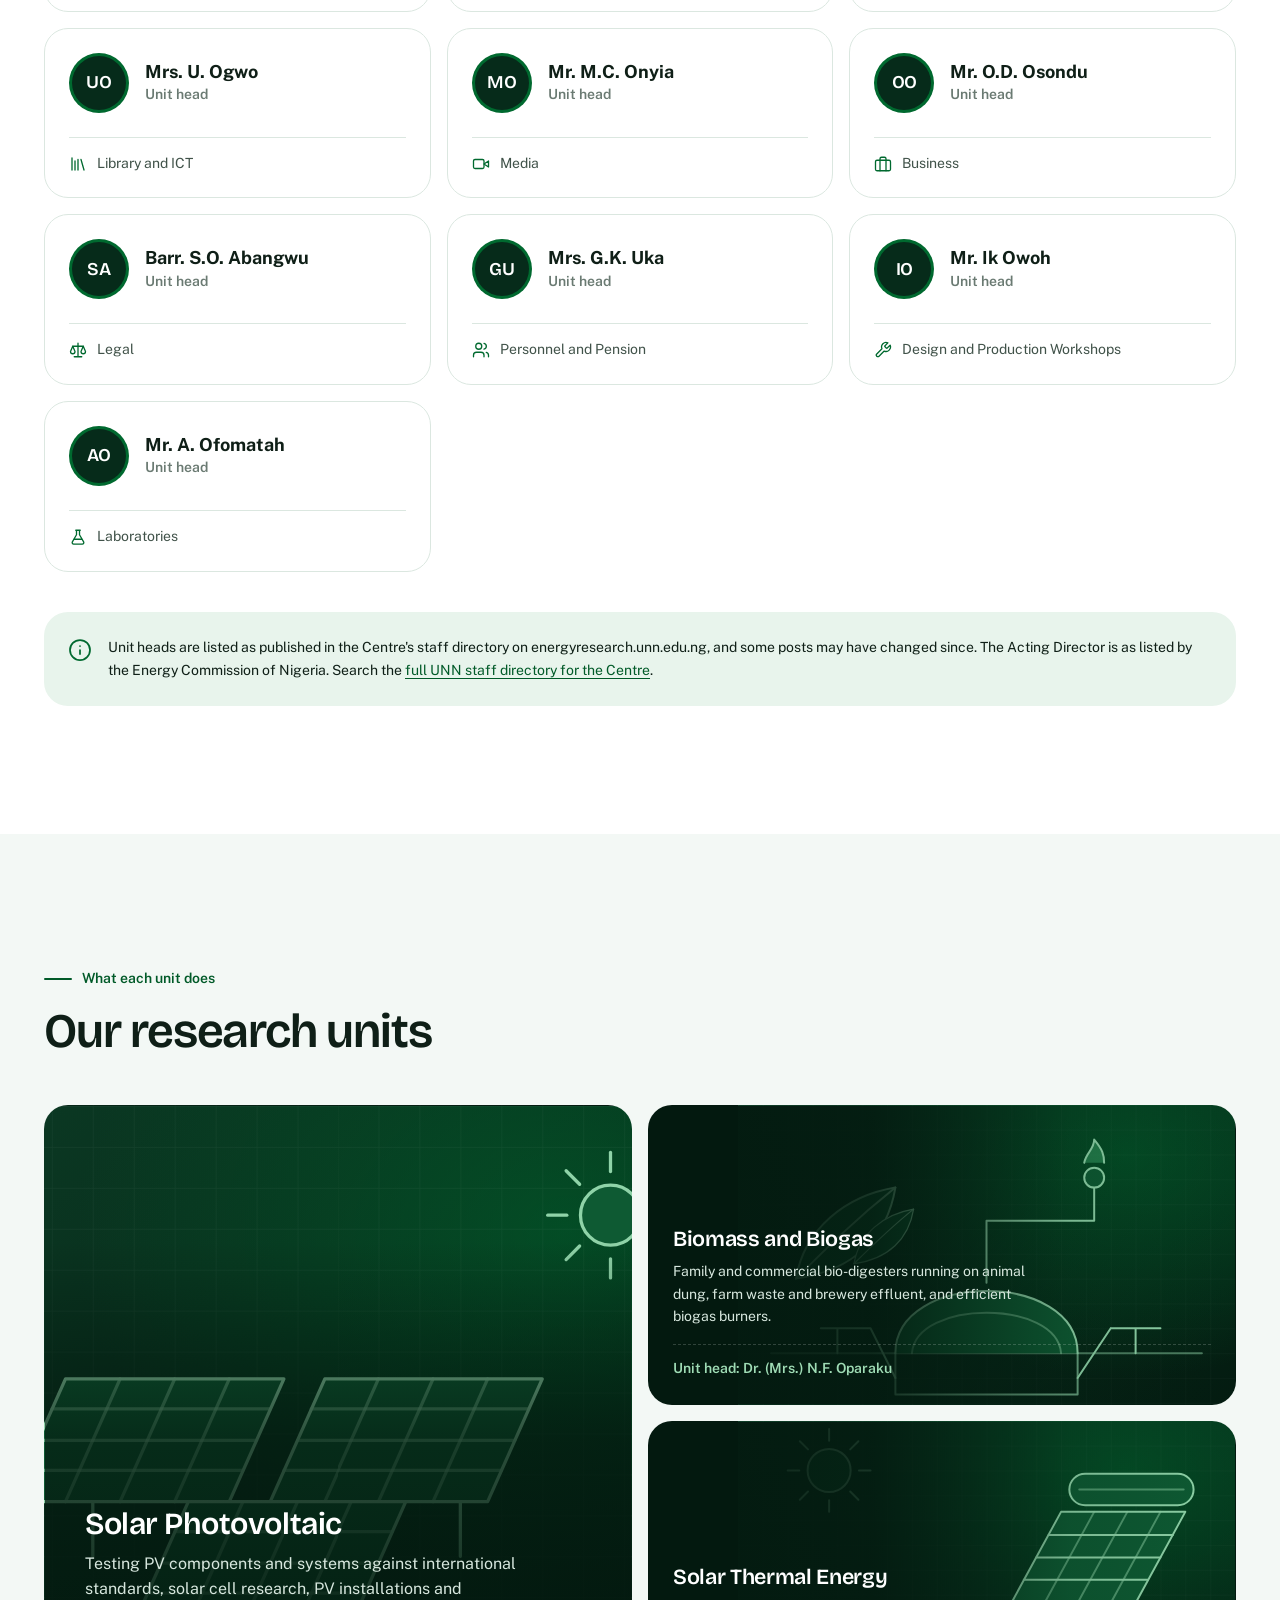
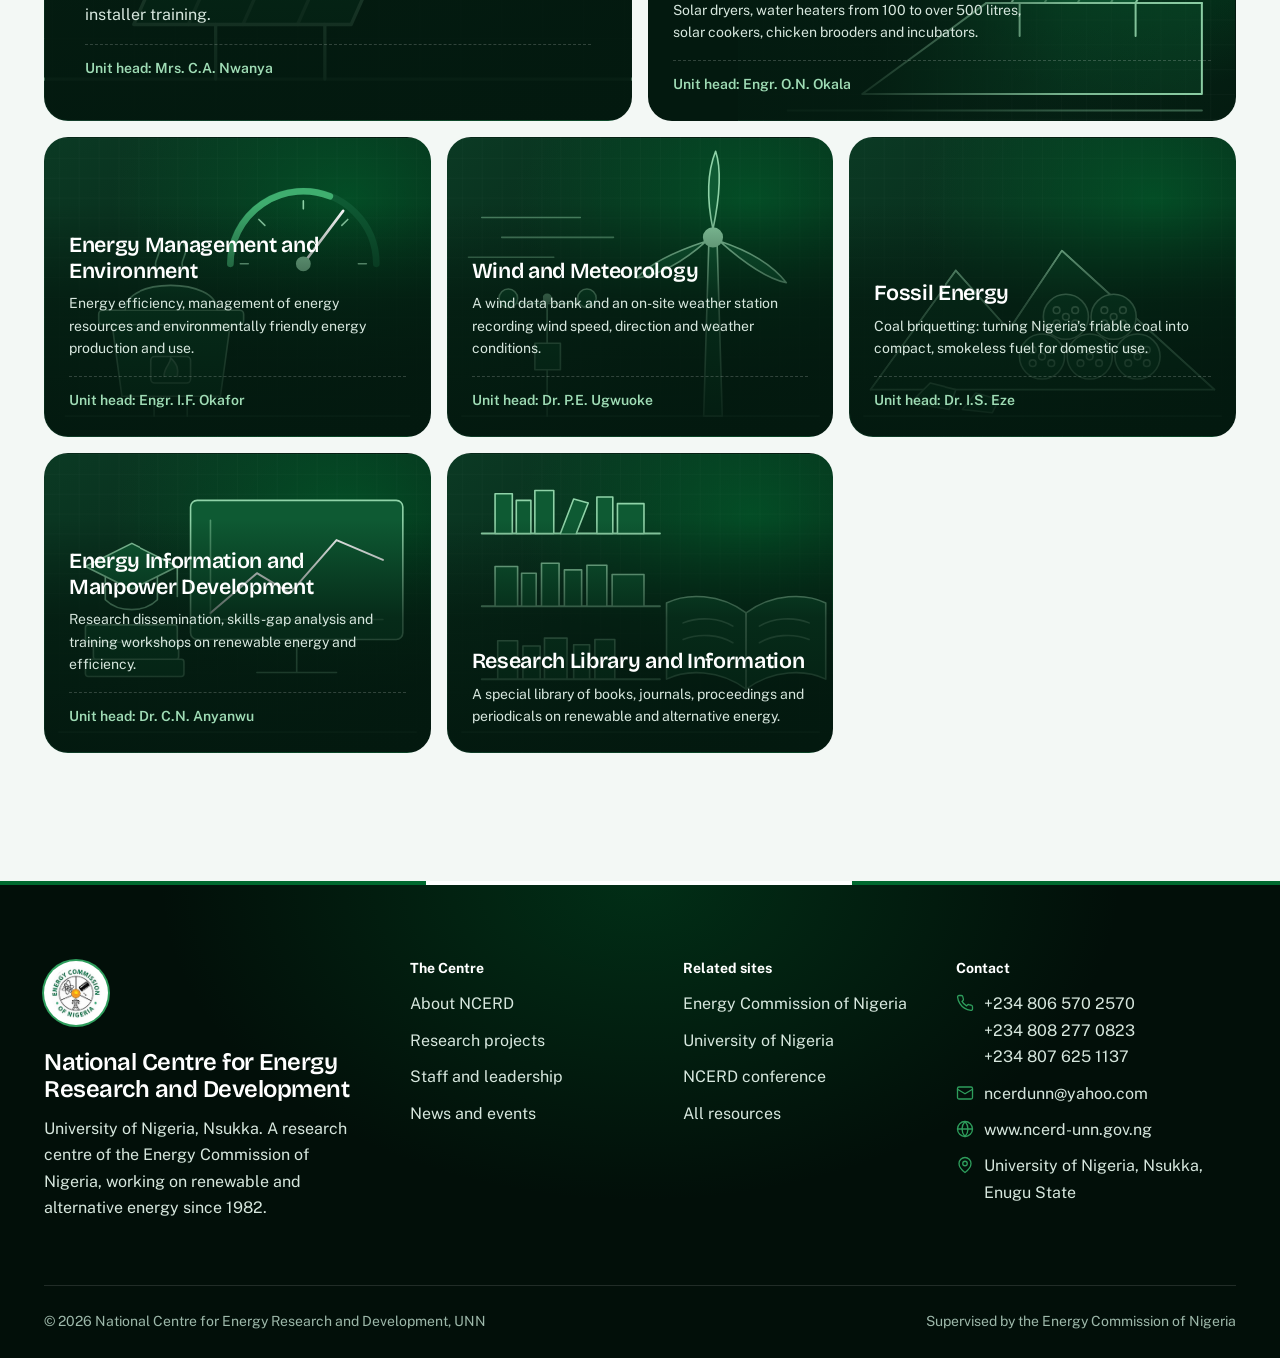
<file: staff-profiles.html>
<!DOCTYPE html>
<html lang="en-NG">
<head>
<meta charset="UTF-8">
<meta name="viewport" content="width=device-width, initial-scale=1, viewport-fit=cover">
<title>Staff and leadership | NCERD, University of Nigeria, Nsukka</title>
<meta name="description" content="Leadership, heads of research units and support units at the National Centre for Energy Research and Development, University of Nigeria, Nsukka.">
<meta name="theme-color" content="#00692f">
<meta property="og:title" content="Staff and leadership | NCERD, University of Nigeria, Nsukka">
<meta property="og:description" content="Leadership, heads of research units and support units at the National Centre for Energy Research and Development, University of Nigeria, Nsukka.">
<meta property="og:image" content="assets/images/building-1100.webp">
<link rel="icon" href="assets/images/ecn-logo.png">
<link rel="preconnect" href="https://fonts.googleapis.com">
<link rel="preconnect" href="https://fonts.gstatic.com" crossorigin>
<link href="https://fonts.googleapis.com/css2?family=Bricolage+Grotesque:opsz,wght@12..96,500;12..96,600;12..96,700&family=Public+Sans:wght@400;500;600;700&display=swap" rel="stylesheet">
<link rel="stylesheet" href="assets/css/ncerd.css">
<script>document.documentElement.classList.add(matchMedia('(prefers-reduced-motion: reduce)').matches?'rm':'motion')</script>
</head>
<body>
<a class="skip" href="#main">Skip to main content</a>
<div class="progress" aria-hidden="true"></div>
<header class="site-head solid static">
  <div class="wrap">
    <a class="brand" href="index.html" aria-label="NCERD, University of Nigeria, Nsukka: home">
      <img class="seal" src="assets/images/ecn-logo.png" alt="" width="52" height="52">
      <span><b>NCERD</b><small>National Centre for Energy Research and Development, UNN</small></span>
    </a>
    <button class="menu-btn" aria-expanded="false" aria-controls="nav"><span class="bars"><i></i></span><span class="lbl">Menu</span></button>
    <nav class="nav" id="nav" aria-label="Main">
      <ul><li><a href="index.html">Home</a></li><li><a href="about.html">About</a></li><li><a href="research.html">Research</a></li><li><a href="projects.html">Projects</a></li><li><a href="staff-profiles.html" aria-current="page">Staff</a></li><li><a href="news-events.html">News</a></li><li><a href="external-resources.html">Resources</a></li></ul>
      <a class="cta" href="contact-us.html">Contact us <svg class="ic" viewBox="0 0 24 24" aria-hidden="true"><path d="M5 12h14M13 6l6 6-6 6"/></svg></a>
    </nav>
  </div>
</header>
<main id="main">
<section class="phero">
  <div class="bg"><img src="assets/images/hero-solar.svg" alt="" fetchpriority="high"></div><svg class="phero-arc" viewBox="0 0 760 420" aria-hidden="true"><path d="M20 410 C 160 -20, 600 -20, 740 410"/><path class="solid" d="M20 410 C 90 190, 220 70, 380 78"/><circle cx="380" cy="78" r="12"/></svg>
  <div class="wrap in-load">
    <div class="crumbs"><a href="index.html">Home</a><svg class="ic" viewBox="0 0 24 24" aria-hidden="true"><path d="m9 18 6-6-6-6"/></svg><span>Staff</span></div>
    <h1>Leadership and staff</h1>
    <p>Research fellows, engineers, technologists and administrators across eight research units and ten support and technical units.</p>
    <div class="stats-glass glass"><div><b data-count="8">8</b><span>Research units</span></div><div><b data-count="10">10</b><span>Support and technical units</span></div></div>
  </div>
</section>

<section aria-labelledby="sup-title" style="padding-top:80px">
  <div class="wrap">
    <div class="head-row"><div class="reveal"><span class="eyebrow">Supervision</span><h2 id="sup-title">Supervision and leadership</h2></div></div>
    <div class="leaders" data-stagger><article class="leader l1"><div class="ph"><img src="assets/images/leadership/minister.jpg" alt="Dr. Kingsley Tochukwu Udeh, SAN" loading="lazy"><div class="mono" aria-hidden="true">KU</div></div><div class="tx"><span class="rank">Supervising Minister</span><b>Dr. Kingsley Tochukwu Udeh, SAN</b><span class="role">Minister of Innovation, Science and Technology</span></div></article><article class="leader l2"><div class="ph"><img src="assets/images/leadership/dg-ecn.jpg" alt="Dr. Mustapha Abdullahi" loading="lazy"><div class="mono" aria-hidden="true">MA</div></div><div class="tx"><span class="rank">Energy Commission of Nigeria</span><b>Dr. Mustapha Abdullahi</b><span class="cred">PhD (Mech. Engrg), MIMechE</span><span class="role">DG/CEO, Energy Commission of Nigeria</span></div></article></div><p class="source" style="color:var(--ink-3)">Titles as listed on the Energy Commission of Nigeria leadership page, energy.gov.ng.</p>
  </div>
</section>
<section aria-labelledby="lead" style="padding-top:0">
  <div class="wrap">
    <div class="lead-card reveal-scale">
      <div class="portrait ">
        <img src="assets/images/leadership/director-ncerd.jpg" alt="Engr. Dr. Izuchukwu Francis Okafor, Acting Director of NCERD" loading="lazy">
        <div class="mono" aria-hidden="true">IFO</div>
      </div>
      <div>
        <span class="tag">Ag. Director, NCERD</span>
        <h2 id="lead" style="margin-top:16px">Engr. Dr. Izuchukwu Francis Okafor</h2>
        <div class="creds"><span>Ph.D.</span><span>M.Eng. (Mechanical Engineering)</span><span>B.Eng. (Mechanical Engineering)</span><span>SESN</span><span>MWEC-NNC</span><span>CMNSE</span><span>ASME</span><span>R.Engr., COREN</span></div>
        <p>He previously headed the Centre's Energy Management and Environment Unit and its National Stove Eligibility Laboratory. His research covers solar thermal systems, CFD modelling and simulation, industrial energy audits and efficiency, solid fuel briquettes, and cookstove design and testing.</p>
        <p style="margin-top:20px"><a class="btn btn-gold" href="mailto:izuchukwu.okafor@unn.edu.ng"><svg class="ic" viewBox="0 0 24 24" aria-hidden="true"><rect x="2" y="4" width="20" height="16" rx="2"/><path d="m22 7-10 6L2 7"/></svg> Email the Director</a></p>
      </div>
    </div>

    <div class="block">
      <div class="group-title reveal"><h2>Heads of research units</h2><span>As listed in the published staff directory</span></div>
      <div class="people" data-stagger><article class="person"><div class="row"><div class="avatar" aria-hidden="true"><span>CN</span></div><div><b>Mrs. C.A. Nwanya</b><small>Unit head</small></div></div><div class="unit"><svg class="ic" viewBox="0 0 24 24" aria-hidden="true"><path d="M4 4h16l-2 10H2z"/><path d="M3 9h16M8 4 7 14M14 4l-1 10"/><path d="M9 14v4M6 21h7M9 18v3"/></svg>Solar Photovoltaic</div></article><article class="person"><div class="row"><div class="avatar" aria-hidden="true"><span>NO</span></div><div><b>Dr. (Mrs.) N.F. Oparaku</b><small>Unit head</small></div></div><div class="unit"><svg class="ic" viewBox="0 0 24 24" aria-hidden="true"><path d="M8.5 14.5A2.5 2.5 0 0 0 11 12c0-1.4-.5-2-1-3-1.1-2.1-.2-4 2-6 .5 2.5 2 4.9 4 6.5 2 1.6 3 3.5 3 5.5a7 7 0 1 1-14 0c0-1.2.4-2.3 1-3.2.3 1.5 1.4 2.7 2.5 2.7z"/></svg>Biomass and Biogas</div></article><article class="person"><div class="row"><div class="avatar" aria-hidden="true"><span>OO</span></div><div><b>Engr. O.N. Okala</b><small>Unit head</small></div></div><div class="unit"><svg class="ic" viewBox="0 0 24 24" aria-hidden="true"><circle cx="12" cy="12" r="4"/><path d="M12 2v2M12 20v2M4.9 4.9l1.4 1.4M17.7 17.7l1.4 1.4M2 12h2M20 12h2M4.9 19.1l1.4-1.4M17.7 6.3l1.4-1.4"/></svg>Solar Thermal Energy</div></article><article class="person"><div class="row"><div class="avatar" aria-hidden="true"><span>IO</span></div><div><b>Engr. I.F. Okafor</b><small>Unit head</small></div></div><div class="unit"><svg class="ic" viewBox="0 0 24 24" aria-hidden="true"><path d="M12 14l4-4"/><path d="M3.3 19a10 10 0 1 1 17.4 0"/></svg>Energy Management and Environment</div></article><article class="person"><div class="row"><div class="avatar" aria-hidden="true"><span>PU</span></div><div><b>Dr. P.E. Ugwuoke</b><small>Unit head</small></div></div><div class="unit"><svg class="ic" viewBox="0 0 24 24" aria-hidden="true"><path d="M17.7 7.7A2.5 2.5 0 1 1 19.5 12H2"/><path d="M9.6 4.6A2 2 0 1 1 11 8H2"/><path d="M12.6 19.4A2 2 0 1 0 14 16H2"/></svg>Wind and Meteorology</div></article><article class="person"><div class="row"><div class="avatar" aria-hidden="true"><span>IE</span></div><div><b>Dr. I.S. Eze</b><small>Unit head</small></div></div><div class="unit"><svg class="ic" viewBox="0 0 24 24" aria-hidden="true"><path d="m8 3 4 8 5-5 5 15H2z"/></svg>Fossil Energy</div></article><article class="person"><div class="row"><div class="avatar" aria-hidden="true"><span>CA</span></div><div><b>Dr. C.N. Anyanwu</b><small>Unit head</small></div></div><div class="unit"><svg class="ic" viewBox="0 0 24 24" aria-hidden="true"><path d="M4 19.5V5a2 2 0 0 1 2-2h14v16H6.5A2.5 2.5 0 0 0 4 21.5z"/><path d="M4 19.5A2.5 2.5 0 0 1 6.5 17H20"/></svg>Energy Information and Manpower Development</div></article></div>
    </div>
    <div class="block" style="margin-bottom:0">
      <div class="group-title reveal"><h2>Administration and support</h2><span>As listed in the published staff directory</span></div>
      <div class="people" data-stagger><article class="person"><div class="row"><div class="avatar" aria-hidden="true"><span>HU</span></div><div><b>Mrs. H.A. Umeakuka</b><small>Administrative Secretary (Acting)</small></div></div><div class="unit"><svg class="ic" viewBox="0 0 24 24" aria-hidden="true"><rect x="4" y="2" width="16" height="20" rx="2"/><path d="M9 22v-4h6v4M8 6h.01M16 6h.01M12 6h.01M12 10h.01M12 14h.01M16 10h.01M16 14h.01M8 10h.01M8 14h.01"/></svg>Administration</div></article><article class="person"><div class="row"><div class="avatar" aria-hidden="true"><span>II</span></div><div><b>Mr. I.O. Imuoh</b><small>Unit head</small></div></div><div class="unit"><svg class="ic" viewBox="0 0 24 24" aria-hidden="true"><circle cx="8" cy="8" r="6"/><path d="M18.1 10.4A6 6 0 1 1 10.3 18M7 6h1v4M16.7 13.9l.7.7-2.8 2.8"/></svg>Accounts</div></article><article class="person"><div class="row"><div class="avatar" aria-hidden="true"><span>PN</span></div><div><b>Mr. P.U. Nwafor</b><small>Unit head</small></div></div><div class="unit"><svg class="ic" viewBox="0 0 24 24" aria-hidden="true"><rect x="8" y="2" width="8" height="4" rx="1"/><path d="M16 4h2a2 2 0 0 1 2 2v14a2 2 0 0 1-2 2H6a2 2 0 0 1-2-2V6a2 2 0 0 1 2-2h2"/><path d="m9 14 2 2 4-4"/></svg>Audit</div></article><article class="person"><div class="row"><div class="avatar" aria-hidden="true"><span>UO</span></div><div><b>Mrs. U. Ogwo</b><small>Unit head</small></div></div><div class="unit"><svg class="ic" viewBox="0 0 24 24" aria-hidden="true"><path d="M16 6l4 14M12 6v14M8 8v12M4 4v16"/></svg>Library and ICT</div></article><article class="person"><div class="row"><div class="avatar" aria-hidden="true"><span>MO</span></div><div><b>Mr. M.C. Onyia</b><small>Unit head</small></div></div><div class="unit"><svg class="ic" viewBox="0 0 24 24" aria-hidden="true"><rect x="2" y="6" width="14" height="12" rx="2"/><path d="m22 8-6 4 6 4z"/></svg>Media</div></article><article class="person"><div class="row"><div class="avatar" aria-hidden="true"><span>OO</span></div><div><b>Mr. O.D. Osondu</b><small>Unit head</small></div></div><div class="unit"><svg class="ic" viewBox="0 0 24 24" aria-hidden="true"><rect x="2" y="7" width="20" height="14" rx="2"/><path d="M16 21V5a2 2 0 0 0-2-2h-4a2 2 0 0 0-2 2v16"/></svg>Business</div></article><article class="person"><div class="row"><div class="avatar" aria-hidden="true"><span>SA</span></div><div><b>Barr. S.O. Abangwu</b><small>Unit head</small></div></div><div class="unit"><svg class="ic" viewBox="0 0 24 24" aria-hidden="true"><path d="M12 3v18M5 7h14M7 21h10"/><path d="m5 7-3 7a3 3 0 0 0 6 0zM19 7l-3 7a3 3 0 0 0 6 0z"/></svg>Legal</div></article><article class="person"><div class="row"><div class="avatar" aria-hidden="true"><span>GU</span></div><div><b>Mrs. G.K. Uka</b><small>Unit head</small></div></div><div class="unit"><svg class="ic" viewBox="0 0 24 24" aria-hidden="true"><path d="M16 21v-2a4 4 0 0 0-4-4H6a4 4 0 0 0-4 4v2"/><circle cx="9" cy="7" r="4"/><path d="M22 21v-2a4 4 0 0 0-3-3.9M16 3.1a4 4 0 0 1 0 7.8"/></svg>Personnel and Pension</div></article><article class="person"><div class="row"><div class="avatar" aria-hidden="true"><span>IO</span></div><div><b>Mr. Ik Owoh</b><small>Unit head</small></div></div><div class="unit"><svg class="ic" viewBox="0 0 24 24" aria-hidden="true"><path d="M14.7 6.3a1 1 0 0 0 0 1.4l1.6 1.6a1 1 0 0 0 1.4 0l3.8-3.8a6 6 0 0 1-7.9 7.9l-6.9 6.9a2.1 2.1 0 0 1-3-3l6.9-6.9a6 6 0 0 1 7.9-7.9z"/></svg>Design and Production Workshops</div></article><article class="person"><div class="row"><div class="avatar" aria-hidden="true"><span>AO</span></div><div><b>Mr. A. Ofomatah</b><small>Unit head</small></div></div><div class="unit"><svg class="ic" viewBox="0 0 24 24" aria-hidden="true"><path d="M9 3h6M10 3v6L4.5 18.5A2 2 0 0 0 6.2 21.5h11.6a2 2 0 0 0 1.7-3L14 9V3"/><path d="M7 15h10"/></svg>Laboratories</div></article></div>
    </div>
    <div class="notebox"><svg class="ic" viewBox="0 0 24 24" aria-hidden="true"><circle cx="12" cy="12" r="10"/><path d="M12 16v-4M12 8h.01"/></svg><p>Unit heads are listed as published in the Centre's staff directory on energyresearch.unn.edu.ng, and some posts may have changed since. The Acting Director is as listed by the Energy Commission of Nigeria. Search the <a href="http://www.unn.edu.ng/internals/staff/search?faculty=CENTRE+FOR+ENERGY+RESEARCH+AND+DEVELOPMENT&amp;department=CENTRE+FOR+ENERGY+RESEARCH+AND+DEVELOPMENT&amp;term=a" target="_blank" rel="noopener">full UNN staff directory for the Centre</a>.</p></div>
  </div>
</section>

<section class="mist" aria-labelledby="units-title">
  <div class="wrap">
    <div class="head-row"><div class="reveal"><span class="eyebrow">What each unit does</span><h2 id="units-title">Our research units</h2></div></div>
    <div class="bento" data-stagger><article class="tile big art" style="background-image:url(assets/images/units/pv.svg)"><h3>Solar Photovoltaic</h3><p>Testing PV components and systems against international standards, solar cell research, PV installations and installer training.</p><div class="lead">Unit head: Mrs. C.A. Nwanya</div></article><article class="tile green art" style="background-image:url(assets/images/units/biomass.svg)"><h3>Biomass and Biogas</h3><p>Family and commercial bio-digesters running on animal dung, farm waste and brewery effluent, and efficient biogas burners.</p><div class="lead">Unit head: Dr. (Mrs.) N.F. Oparaku</div></article><article class="tile wide art" style="background-image:url(assets/images/units/solar-thermal.svg)"><h3>Solar Thermal Energy</h3><p>Solar dryers, water heaters from 100 to over 500 litres, solar cookers, chicken brooders and incubators.</p><div class="lead">Unit head: Engr. O.N. Okala</div></article><article class="tile art" style="background-image:url(assets/images/units/energy-mgmt.svg)"><h3>Energy Management and Environment</h3><p>Energy efficiency, management of energy resources and environmentally friendly energy production and use.</p><div class="lead">Unit head: Engr. I.F. Okafor</div></article><article class="tile art" style="background-image:url(assets/images/units/wind.svg)"><h3>Wind and Meteorology</h3><p>A wind data bank and an on-site weather station recording wind speed, direction and weather conditions.</p><div class="lead">Unit head: Dr. P.E. Ugwuoke</div></article><article class="tile art" style="background-image:url(assets/images/units/fossil.svg)"><h3>Fossil Energy</h3><p>Coal briquetting: turning Nigeria's friable coal into compact, smokeless fuel for domestic use.</p><div class="lead">Unit head: Dr. I.S. Eze</div></article><article class="tile art" style="background-image:url(assets/images/units/information.svg)"><h3>Energy Information and Manpower Development</h3><p>Research dissemination, skills-gap analysis and training workshops on renewable energy and efficiency.</p><div class="lead">Unit head: Dr. C.N. Anyanwu</div></article><article class="tile art" style="background-image:url(assets/images/units/library.svg)"><h3>Research Library and Information</h3><p>A special library of books, journals, proceedings and periodicals on renewable and alternative energy.</p></article></div>
  </div>
</section>
</main>
<footer class="site-foot">
  <div class="wrap">
    <div class="foot-top">
      <div class="foot-brand">
        <img class="seal" src="assets/images/ecn-logo.png" alt="Energy Commission of Nigeria emblem" width="64" height="64">
        <b>National Centre for Energy Research and Development</b>
        <p>University of Nigeria, Nsukka. A research centre of the Energy Commission of Nigeria, working on renewable and alternative energy since 1982.</p>
      </div>
      <div>
        <h2>The Centre</h2>
        <ul><li><a href="about.html">About NCERD</a></li><li><a href="projects.html">Research projects</a></li><li><a href="staff-profiles.html">Staff and leadership</a></li><li><a href="news-events.html">News and events</a></li></ul>
      </div>
      <div>
        <h2>Related sites</h2>
        <ul><li><a href="https://energy.gov.ng" target="_blank" rel="noopener">Energy Commission of Nigeria</a></li><li><a href="https://www.unn.edu.ng" target="_blank" rel="noopener">University of Nigeria</a></li><li><a href="https://ncerd.com.ng" target="_blank" rel="noopener">NCERD conference</a></li><li><a href="external-resources.html">All resources</a></li></ul>
      </div>
      <div>
        <h2>Contact</h2>
        <ul>
          <li class="ci"><svg class="ic" viewBox="0 0 24 24" aria-hidden="true"><path d="M22 16.9v3a2 2 0 0 1-2.2 2 19.8 19.8 0 0 1-8.6-3.1 19.5 19.5 0 0 1-6-6A19.8 19.8 0 0 1 2.1 4.2 2 2 0 0 1 4.1 2h3a2 2 0 0 1 2 1.7c.1 1 .4 1.9.7 2.8a2 2 0 0 1-.5 2.1L8 9.9a16 16 0 0 0 6 6l1.3-1.3a2 2 0 0 1 2.1-.4c.9.3 1.8.6 2.8.7a2 2 0 0 1 1.7 2z"/></svg><span><a href="tel:+2348065702570">+234 806 570 2570</a><br><a href="tel:+2348082770823">+234 808 277 0823</a><br><a href="tel:+2348076251137">+234 807 625 1137</a></span></li>
          <li class="ci"><svg class="ic" viewBox="0 0 24 24" aria-hidden="true"><rect x="2" y="4" width="20" height="16" rx="2"/><path d="m22 7-10 6L2 7"/></svg><a href="mailto:ncerdunn@yahoo.com">ncerdunn@yahoo.com</a></li>
          <li class="ci"><svg class="ic" viewBox="0 0 24 24" aria-hidden="true"><circle cx="12" cy="12" r="10"/><path d="M2 12h20M12 2a15 15 0 0 1 4 10 15 15 0 0 1-4 10 15 15 0 0 1-4-10 15 15 0 0 1 4-10z"/></svg><a href="https://www.ncerd-unn.gov.ng" target="_blank" rel="noopener">www.ncerd-unn.gov.ng</a></li>
          <li class="ci"><svg class="ic" viewBox="0 0 24 24" aria-hidden="true"><path d="M20 10c0 6-8 12-8 12S4 16 4 10a8 8 0 0 1 16 0z"/><circle cx="12" cy="10" r="3"/></svg><span>University of Nigeria, Nsukka, Enugu State</span></li>
        </ul>
      </div>
    </div>
    <div class="wordmark" aria-hidden="true">NCERD</div>
    <div class="foot-base"><span>© <span id="yr">2026</span> National Centre for Energy Research and Development, UNN</span><span>Supervised by the Energy Commission of Nigeria</span></div>
  </div>
</footer>
<button class="to-top" aria-label="Back to top"><svg class="ring" viewBox="0 0 54 54" aria-hidden="true"><circle cx="27" cy="27" r="25"/></svg><svg class="ic" viewBox="0 0 24 24" aria-hidden="true"><path d="M12 19V5M5 12l7-7 7 7"/></svg></button>
<script src="assets/js/ncerd.js" defer></script>
</body>
</html>
</file>
<file: assets/css/ncerd.css>
/* ==========================================================
   NCERD UNN — Design system v2
   Brand: Federal green, forest, academic gold on white
   Display: Bricolage Grotesque · Text: Public Sans
   ========================================================== */
:root{
  --green-50:#e8f4ec; --green-100:#cde6d6; --green-300:#86cfa2; --green-400:#2e9d5c;
  --green:#00692f; --green-600:#005a28; --green-700:#004a21;
  --forest:#062b1a; --forest-800:#08331f; --forest-900:#031a10; --forest-950:#020f09;
  --gold:#f39a1c; --gold-300:#f7b552; --gold-100:#fdedd3; --gold-ink:#8a4b00;
  --white:#ffffff; --mist:#f3f8f5; --mist-2:#e6f0ea; --line:#dbe7e0; --line-dark:rgba(255,255,255,.12);
  --ink:#0f1f17; --ink-2:#405249; --ink-3:#6a7a72; --on-dark:#d7e7de; --on-dark-2:#9db8aa;
  --danger:#b42318;
  --display:'Bricolage Grotesque','Public Sans',system-ui,sans-serif;
  --sans:'Public Sans',system-ui,-apple-system,'Segoe UI',Roboto,sans-serif;
  --fs-12:.75rem; --fs-14:.875rem; --fs-16:1rem; --fs-18:1.125rem; --fs-20:1.25rem; --fs-24:1.5rem;
  --fs-32:clamp(1.6rem,2.4vw,2rem); --fs-48:clamp(2.1rem,4vw,3rem); --fs-64:clamp(2.5rem,5.4vw,4rem); --fs-88:clamp(2.9rem,7vw,5.5rem);
  --s1:4px; --s2:8px; --s3:12px; --s4:16px; --s5:24px; --s6:32px; --s7:40px; --s8:48px; --s9:64px; --s10:80px; --s11:96px; --s12:128px;
  --r-sm:10px; --r-md:16px; --r-lg:24px; --r-xl:32px; --r-pill:999px;
  --sh-sm:0 1px 2px rgba(6,43,26,.06),0 2px 6px rgba(6,43,26,.05);
  --sh-md:0 2px 4px rgba(6,43,26,.05),0 12px 28px -8px rgba(6,43,26,.16);
  --sh-lg:0 4px 8px rgba(6,43,26,.06),0 32px 64px -20px rgba(6,43,26,.32);
  --sh-gold:0 18px 40px -16px rgba(243,154,28,.55);
  --ease:cubic-bezier(.22,.8,.2,1); --ease-in:cubic-bezier(.6,0,.4,1);
  --wrap:1240px; --head:84px;
}
*,*::before,*::after{box-sizing:border-box}
html{scroll-behavior:smooth;scroll-padding-top:100px;-webkit-text-size-adjust:100%}
body{margin:0;font-family:var(--sans);font-size:var(--fs-16);line-height:1.65;color:var(--ink);background:var(--white);-webkit-font-smoothing:antialiased;overflow-x:hidden}
img,svg{display:block;max-width:100%}
a{color:var(--green-600);text-underline-offset:3px}
a:hover{color:var(--green-700)}
button{font:inherit}
:focus-visible{outline:3px solid var(--gold);outline-offset:3px;border-radius:6px}
::selection{background:var(--gold);color:var(--forest)}
h1,h2,h3,h4{font-family:var(--display);font-weight:600;line-height:1.05;letter-spacing:-.025em;margin:0}
h2{font-size:var(--fs-48)}
h3{font-size:var(--fs-24);letter-spacing:-.015em;line-height:1.2}
p{margin:0 0 1em}
.wrap{max-width:var(--wrap);margin:0 auto;padding:0 var(--s5)}
.sr{position:absolute;width:1px;height:1px;overflow:hidden;clip:rect(0 0 0 0);white-space:nowrap}
.skip{position:absolute;left:-999px;top:0;background:var(--gold);color:var(--forest);padding:10px 16px;z-index:200;font-weight:700;border-radius:8px}
.skip:focus{left:12px;top:12px}
.ic{width:24px;height:24px;stroke:currentColor;fill:none;stroke-width:1.75;stroke-linecap:round;stroke-linejoin:round;flex:none}
.lede{font-size:var(--fs-20);line-height:1.6;color:var(--ink-2);max-width:60ch}
.eyebrow{display:inline-flex;align-items:center;gap:10px;font-weight:600;font-size:var(--fs-14);color:var(--green-600);margin-bottom:var(--s4)}
.eyebrow::before{content:"";width:28px;height:2px;background:currentColor;border-radius:2px}
.dark .eyebrow{color:var(--gold-300)}

.progress{position:fixed;left:0;top:0;height:3px;width:100%;transform-origin:left;transform:scaleX(var(--p,0));background:linear-gradient(90deg,var(--gold),var(--green-300));z-index:120;pointer-events:none}

/* ---------- Header ---------- */
.site-head{position:fixed;top:0;left:0;right:0;z-index:100;color:#fff;transition:background .4s var(--ease),box-shadow .4s var(--ease),color .3s,transform .45s var(--ease)}
.site-head .wrap{display:flex;align-items:center;justify-content:space-between;gap:var(--s5);height:var(--head);transition:height .4s var(--ease)}
.site-head::before{content:"";position:absolute;inset:0;background:linear-gradient(180deg,rgba(2,15,9,.6),rgba(2,15,9,0));pointer-events:none;transition:opacity .4s}
.site-head.solid{background:rgba(255,255,255,.88);-webkit-backdrop-filter:saturate(1.6) blur(16px);backdrop-filter:saturate(1.6) blur(16px);box-shadow:0 1px 0 var(--line),0 12px 30px -20px rgba(6,43,26,.35);color:var(--ink)}
.site-head.solid::before{opacity:0}
.site-head.solid .wrap{height:70px}
.site-head.hide{transform:translateY(-100%)}
.brand{position:relative;display:flex;align-items:center;gap:var(--s3);text-decoration:none;color:inherit;min-width:0}
.brand:hover{color:inherit}
.brand .seal{width:52px;height:52px;border-radius:50%;background:#fff;padding:3px;box-shadow:0 0 0 2px rgba(243,154,28,.85),0 8px 20px -8px rgba(0,0,0,.5);flex:none;transition:width .4s var(--ease),height .4s var(--ease)}
.site-head.solid .brand .seal{width:44px;height:44px}
.brand b{display:block;font-family:var(--display);font-weight:700;font-size:1.4rem;letter-spacing:-.02em;line-height:1}
.brand small{display:block;font-size:.78rem;opacity:.85;margin-top:4px;white-space:nowrap;overflow:hidden;text-overflow:ellipsis}
.nav{display:flex;align-items:center;gap:var(--s2)}
.nav ul{list-style:none;margin:0;padding:4px;display:flex;gap:2px;border-radius:var(--r-pill);background:rgba(255,255,255,.08);border:1px solid rgba(255,255,255,.16);-webkit-backdrop-filter:blur(10px);backdrop-filter:blur(10px);transition:background .4s,border-color .4s}
.site-head.solid .nav ul{background:var(--mist);border-color:var(--line)}
.nav a{position:relative;display:block;white-space:nowrap;padding:9px 15px;text-decoration:none;color:inherit;font-weight:600;font-size:var(--fs-14);border-radius:var(--r-pill);transition:background .25s,color .25s}
.nav ul a:hover{background:rgba(255,255,255,.14);color:inherit}
.site-head.solid .nav ul a:hover{background:#fff}
.nav ul a[aria-current]{background:#fff;color:var(--forest);box-shadow:var(--sh-sm)}
.site-head.solid .nav ul a[aria-current]{background:var(--forest);color:#fff}
.nav .cta{display:inline-flex;align-items:center;gap:8px;margin-left:var(--s2);padding:12px 20px;background:var(--gold);color:var(--forest);border-radius:var(--r-pill);font-weight:700;font-size:var(--fs-14);text-decoration:none;box-shadow:var(--sh-gold);transition:transform .3s var(--ease),background .25s}
.nav .cta:hover{transform:translateY(-2px);background:var(--gold-300);color:var(--forest)}
.nav .cta .ic{width:18px;height:18px}
.menu-btn{display:none;align-items:center;gap:10px;height:46px;padding:0 16px;border-radius:var(--r-pill);border:1px solid rgba(255,255,255,.3);background:rgba(255,255,255,.1);color:inherit;font-weight:700;font-size:var(--fs-14);cursor:pointer;-webkit-backdrop-filter:blur(8px);backdrop-filter:blur(8px);position:relative;z-index:2}
.site-head.solid .menu-btn{border-color:var(--line);background:var(--mist)}
.menu-btn .bars{position:relative;width:18px;height:12px}
.menu-btn .bars::before,.menu-btn .bars::after,.menu-btn .bars i{content:"";position:absolute;left:0;right:0;height:2px;border-radius:2px;background:currentColor;transition:transform .35s var(--ease),opacity .2s}
.menu-btn .bars::before{top:0}.menu-btn .bars i{top:5px}.menu-btn .bars::after{top:10px}
.menu-btn[aria-expanded="true"] .bars::before{transform:translateY(5px) rotate(45deg)}
.menu-btn[aria-expanded="true"] .bars i{opacity:0}
.menu-btn[aria-expanded="true"] .bars::after{transform:translateY(-5px) rotate(-45deg)}
@media (max-width:1140px){
  .menu-btn{display:inline-flex}
  .nav{position:fixed;inset:0;z-index:1;flex-direction:column;align-items:stretch;justify-content:center;padding:110px var(--s5) var(--s7);background:radial-gradient(120% 80% at 100% 0%,var(--forest-800),var(--forest-950));color:#fff;clip-path:circle(0% at calc(100% - 56px) 42px);transition:clip-path .6s var(--ease-in),visibility 0s .6s;visibility:hidden}
  .nav.open{clip-path:circle(150% at calc(100% - 56px) 42px);visibility:visible;transition:clip-path .6s var(--ease-in)}
  .nav ul,.site-head.solid .nav ul{flex-direction:column;background:none;border:0;padding:0;gap:0;-webkit-backdrop-filter:none;backdrop-filter:none}
  .nav ul li{opacity:0;transform:translateY(16px);transition:opacity .4s,transform .5s var(--ease)}
  .nav.open ul li{opacity:1;transform:none}
  .nav.open ul li:nth-child(2){transition-delay:.05s}.nav.open ul li:nth-child(3){transition-delay:.1s}.nav.open ul li:nth-child(4){transition-delay:.15s}.nav.open ul li:nth-child(5){transition-delay:.2s}.nav.open ul li:nth-child(6){transition-delay:.25s}
  .nav ul a,.site-head.solid .nav ul a{font-family:var(--display);font-size:2rem;font-weight:600;letter-spacing:-.02em;padding:12px 0;border-radius:0;color:#fff;background:none!important;box-shadow:none!important;border-bottom:1px solid var(--line-dark)}
  .nav ul a[aria-current],.site-head.solid .nav ul a[aria-current]{color:var(--gold-300)}
  .nav .cta{margin:var(--s6) 0 0;justify-content:center;padding:18px}
  body.menu-open{overflow:hidden}
  .site-head.menu-on,.site-head.menu-on.solid{color:#fff;background:transparent;box-shadow:none;-webkit-backdrop-filter:none;backdrop-filter:none}
  .site-head.menu-on .menu-btn{border-color:rgba(255,255,255,.3);background:rgba(255,255,255,.1)}
  .site-head.menu-on .brand{position:relative;z-index:2}
}
@media (max-width:560px){.brand small{display:none}.brand b{font-size:1.2rem}.brand .seal{width:44px;height:44px}}

/* ---------- Buttons ---------- */
.btns{display:flex;gap:var(--s3);flex-wrap:wrap;align-items:center}
.btn{--bg:var(--green);--fg:#fff;position:relative;display:inline-flex;align-items:center;gap:10px;height:54px;padding:0 26px;border-radius:var(--r-pill);background:var(--bg);color:var(--fg);font-weight:700;font-size:var(--fs-16);text-decoration:none;border:0;cursor:pointer;overflow:hidden;isolation:isolate;transition:transform .35s var(--ease),box-shadow .35s var(--ease),color .3s}
.btn::after{content:"";position:absolute;inset:0;z-index:-1;background:radial-gradient(circle at var(--mx,50%) var(--my,50%),rgba(255,255,255,.4),transparent 60%);opacity:0;transition:opacity .3s}
.btn:hover{transform:translateY(-2px);color:var(--fg)}
.btn:hover::after{opacity:1}
.btn:active{transform:translateY(0) scale(.98)}
.btn .ic{width:20px;height:20px;transition:transform .35s var(--ease)}
.btn:hover .ic{transform:translateX(4px)}
.btn-gold{--bg:var(--gold);--fg:var(--forest);box-shadow:var(--sh-gold)}
.btn-green{--bg:var(--green);box-shadow:0 16px 36px -16px rgba(0,105,47,.7)}
.btn-dark{--bg:var(--forest)}
.btn-glass{--bg:rgba(255,255,255,.1);--fg:#fff;box-shadow:inset 0 0 0 1px rgba(255,255,255,.35);-webkit-backdrop-filter:blur(10px);backdrop-filter:blur(10px)}
.btn-ghost{--bg:transparent;--fg:var(--forest);box-shadow:inset 0 0 0 1.5px var(--line)}
.btn-ghost:hover{box-shadow:inset 0 0 0 1.5px var(--forest)}
.btn-white{--bg:#fff;--fg:var(--forest)}
.link-arrow{display:inline-flex;align-items:center;gap:8px;font-weight:700;text-decoration:none;color:var(--green-600)}
.link-arrow .ic{width:18px;height:18px;transition:transform .3s var(--ease)}
.link-arrow:hover .ic{transform:translateX(4px)}

/* ---------- Home hero ---------- */
.hero{position:relative;min-height:100vh;min-height:100svh;display:flex;flex-direction:column;color:#fff;background:var(--forest-950);overflow:hidden;isolation:isolate}
.hero-bg{position:absolute;inset:0;z-index:-3}
.hero-bg img{width:100%;height:100%;object-fit:cover;object-position:62% 55%;transform:scale(1.12);animation:kenburns 14s var(--ease) forwards}
@keyframes kenburns{to{transform:scale(1.02)}}
.hero::before{content:"";position:absolute;inset:0;z-index:-2;background:
  linear-gradient(90deg,rgba(2,15,9,.95) 0%,rgba(3,26,16,.84) 34%,rgba(3,26,16,.35) 68%,rgba(3,26,16,.18) 100%),
  linear-gradient(0deg,rgba(2,15,9,.96) 0%,rgba(2,15,9,0) 45%)}
.hero::after{content:"";position:absolute;inset:0;z-index:-1;opacity:.35;background-image:radial-gradient(rgba(255,255,255,.18) 1px,transparent 1px);background-size:28px 28px;-webkit-mask-image:linear-gradient(90deg,#000 0%,transparent 55%);mask-image:linear-gradient(90deg,#000 0%,transparent 55%);pointer-events:none}
.sky{position:absolute;inset:0;z-index:-1;pointer-events:none;width:100%;height:100%}
.sky .arc{fill:none;stroke:rgba(255,255,255,.45);stroke-width:1.5;stroke-dasharray:2 8}
.sky .arc-done{fill:none;stroke:url(#sunGrad);stroke-width:3;stroke-linecap:round;filter:drop-shadow(0 0 8px rgba(247,181,82,.75))}
.sky .horizon{stroke:rgba(255,255,255,.22);stroke-width:1}
.sky .glow{fill:url(#sunGlow)}
.sky .sun{fill:var(--gold-300);stroke:#fff;stroke-width:2.5}
.sky .tick{fill:rgba(255,255,255,.8);font:600 12px var(--sans)}
.sky .halo{transform-box:fill-box;transform-origin:center;animation:breathe 3.6s ease-in-out infinite}
@keyframes breathe{0%,100%{transform:scale(1);opacity:.95}50%{transform:scale(1.35);opacity:.45}}
.hero-main{flex:1;display:flex;align-items:center;padding:calc(var(--head) + var(--s9)) 0 var(--s9)}
.hero-grid{display:grid;grid-template-columns:minmax(0,1.3fr) minmax(0,.7fr);gap:var(--s8);align-items:end;width:100%}
.badge{display:inline-flex;align-items:center;gap:10px;padding:6px 16px 6px 6px;border-radius:var(--r-pill);background:rgba(255,255,255,.08);border:1px solid rgba(255,255,255,.18);font-size:var(--fs-14);font-weight:600;color:var(--on-dark);-webkit-backdrop-filter:blur(10px);backdrop-filter:blur(10px)}
.badge b{background:var(--gold);color:var(--forest);border-radius:var(--r-pill);padding:4px 10px;font-size:var(--fs-12)}
.hero h1{font-size:var(--fs-88);font-weight:600;line-height:.98;letter-spacing:-.045em;margin:var(--s5) 0}
.hero h1 .line{display:block;overflow:hidden;padding-bottom:.08em;margin-bottom:-.08em}
.hero h1 .line>span{display:block}
.hero h1 .gold{background:linear-gradient(100deg,var(--gold-300),var(--gold) 55%,#fbd28f);-webkit-background-clip:text;background-clip:text;color:transparent}
.hero p.sub{font-size:var(--fs-20);color:var(--on-dark);max-width:50ch;margin:0 0 var(--s7)}
.glass{background:linear-gradient(160deg,rgba(255,255,255,.16),rgba(255,255,255,.05));border:1px solid rgba(255,255,255,.2);-webkit-backdrop-filter:blur(18px) saturate(1.4);backdrop-filter:blur(18px) saturate(1.4);border-radius:var(--r-lg);box-shadow:0 30px 60px -30px rgba(0,0,0,.6)}
.sun-card{padding:var(--s5);color:#fff}
.sun-card .top{display:flex;align-items:center;justify-content:space-between;gap:12px;font-size:var(--fs-14);color:var(--on-dark);font-weight:600}
.live{display:inline-flex;align-items:center;gap:8px;color:var(--green-300);font-size:var(--fs-12);font-weight:700}
.live::before{content:"";width:8px;height:8px;border-radius:50%;background:var(--green-300);animation:ping 1.8s infinite}
@keyframes ping{0%{box-shadow:0 0 0 0 rgba(134,207,162,.7)}80%,100%{box-shadow:0 0 0 10px rgba(134,207,162,0)}}
.sun-card .deg{font-family:var(--display);font-size:4.4rem;font-weight:600;line-height:1;letter-spacing:-.05em;margin:var(--s4) 0 4px;font-variant-numeric:tabular-nums}
.sun-card .deg small{font-size:2.4rem;color:var(--gold-300);letter-spacing:0;vertical-align:top;line-height:1}
.sun-card .cap{color:var(--on-dark);font-size:var(--fs-14)}
.sun-card dl{display:grid;grid-template-columns:repeat(3,1fr);gap:var(--s3);margin:var(--s5) 0 0;padding-top:var(--s4);border-top:1px solid rgba(255,255,255,.15)}
.sun-card dt{font-size:var(--fs-12);color:var(--on-dark-2)}
.sun-card dd{margin:2px 0 0;font-weight:700;font-variant-numeric:tabular-nums}
.sun-card .meter{height:6px;border-radius:6px;background:rgba(255,255,255,.12);margin-top:var(--s4);overflow:hidden}
.sun-card .meter i{display:block;height:100%;width:0;border-radius:6px;background:linear-gradient(90deg,var(--gold),var(--gold-300));transition:width 1.8s var(--ease)}
.sun-card .fine{font-size:var(--fs-12);color:var(--on-dark-2);margin:var(--s3) 0 0}
.marquee{position:relative;border-top:1px solid var(--line-dark);background:rgba(2,15,9,.55);-webkit-backdrop-filter:blur(8px);backdrop-filter:blur(8px);overflow:hidden;-webkit-mask-image:linear-gradient(90deg,transparent,#000 8%,#000 92%,transparent);mask-image:linear-gradient(90deg,transparent,#000 8%,#000 92%,transparent)}
.marquee .track{display:flex;width:max-content;animation:scroll 45s linear infinite}
.marquee:hover .track{animation-play-state:paused}
.marquee span{display:inline-flex;align-items:center;gap:12px;padding:18px 28px;font-family:var(--display);font-size:var(--fs-20);font-weight:500;color:var(--on-dark);white-space:nowrap}
.marquee span .ic{color:var(--gold)}
@keyframes scroll{to{transform:translateX(-50%)}}
@media (max-width:980px){.hero-grid{grid-template-columns:1fr;align-items:start}.sun-card{max-width:440px}}

/* ---------- Page hero (inner) ---------- */
.phero{position:relative;color:#fff;background:var(--forest-950);overflow:hidden;isolation:isolate;padding:calc(var(--head) + var(--s11)) 0 var(--s11)}
.phero .bg{position:absolute;inset:0;z-index:-3}
.phero .bg img{width:100%;height:100%;object-fit:cover;transform:scale(1.1);animation:kenburns 10s var(--ease) forwards}
.phero::before{content:"";position:absolute;inset:0;z-index:-2;background:linear-gradient(95deg,rgba(2,15,9,.96) 0%,rgba(3,26,16,.86) 45%,rgba(3,26,16,.45) 100%),linear-gradient(0deg,rgba(2,15,9,.7),rgba(2,15,9,0) 50%)}
.phero.plain::before{background:radial-gradient(90% 120% at 85% 0%,rgba(0,105,47,.55),transparent 60%),radial-gradient(60% 80% at 0% 100%,rgba(243,154,28,.18),transparent 60%),var(--forest-950)}
.phero::after{content:"";position:absolute;inset:0;z-index:-1;opacity:.3;background-image:radial-gradient(rgba(255,255,255,.2) 1px,transparent 1px);background-size:26px 26px;-webkit-mask-image:radial-gradient(70% 90% at 20% 50%,#000,transparent);mask-image:radial-gradient(70% 90% at 20% 50%,#000,transparent);pointer-events:none}
.phero-arc{position:absolute;right:-4%;bottom:-30%;width:min(760px,68vw);z-index:-1;pointer-events:none}
.phero-arc path{fill:none;stroke:rgba(255,255,255,.35);stroke-width:1.5;stroke-dasharray:2 9}
.phero-arc .solid{stroke:var(--gold);stroke-dasharray:none;stroke-width:3;stroke-linecap:round;filter:drop-shadow(0 0 10px rgba(247,181,82,.6))}
.phero-arc circle{fill:var(--gold-300);stroke:#fff;stroke-width:3;transform-box:fill-box;transform-origin:center}
.crumbs{display:flex;align-items:center;gap:10px;font-size:var(--fs-14);color:var(--on-dark-2);margin-bottom:var(--s5)}
.crumbs a{color:#fff;text-decoration:none}
.crumbs a:hover{color:var(--gold-300)}
.crumbs .ic{width:14px;height:14px}
.phero h1{font-size:var(--fs-88);line-height:.98;letter-spacing:-.045em;max-width:14ch}
.phero p{font-size:var(--fs-20);color:var(--on-dark);max-width:54ch;margin:var(--s5) 0 0}
.stats-glass{display:inline-grid;grid-auto-flow:column;grid-auto-columns:minmax(130px,auto);margin-top:var(--s8);padding:var(--s2)}
.stats-glass>div{padding:var(--s4) var(--s5)}
.stats-glass>div+div{border-left:1px solid rgba(255,255,255,.15)}
.stats-glass b{display:block;font-family:var(--display);font-size:2.6rem;font-weight:600;line-height:1;letter-spacing:-.04em;font-variant-numeric:tabular-nums}
.stats-glass span{font-size:var(--fs-14);color:var(--on-dark)}
@media (max-width:640px){.phero{padding:calc(var(--head) + var(--s8)) 0 var(--s9)}.stats-glass{grid-auto-flow:row;grid-template-columns:1fr 1fr;display:grid;width:100%}.stats-glass>div:nth-child(odd){border-left:0}.stats-glass>div:nth-child(n+3){border-top:1px solid rgba(255,255,255,.15)}.phero-arc{opacity:.45;width:110vw;right:-30%}}

/* ---------- Sections ---------- */
section{position:relative;padding:var(--s12) 0}
.sec-tight{padding:var(--s10) 0}
.mist{background:var(--mist)}
.dark{background:var(--forest-950);color:#fff}
.dark .lede{color:var(--on-dark)}
.head-row{display:flex;justify-content:space-between;align-items:flex-end;gap:var(--s7);margin-bottom:var(--s8);flex-wrap:wrap}
.head-row>div:first-child{max-width:700px}
.head-row .lede{margin-top:var(--s4)}
@media (max-width:760px){section{padding:var(--s10) 0}}

.statement{display:grid;grid-template-columns:minmax(0,1.15fr) minmax(0,1fr);gap:var(--s9);align-items:center}
.statement h2{line-height:1.08}
.statement h2 .soft{color:var(--ink-3)}
.stat-grid{display:grid;grid-template-columns:1fr 1fr;gap:var(--s4)}
.stat{position:relative;padding:var(--s5);border-radius:var(--r-lg);background:var(--mist);border:1px solid var(--line);overflow:hidden;transition:transform .4s var(--ease),box-shadow .4s var(--ease)}
.stat:hover{transform:translateY(-4px);box-shadow:var(--sh-md)}
.stat .ic{width:28px;height:28px;color:var(--green);margin-bottom:var(--s6)}
.stat b{display:block;font-family:var(--display);font-size:clamp(2.2rem,3.3vw,3rem);font-weight:600;letter-spacing:-.05em;line-height:1;font-variant-numeric:tabular-nums}
.stat span{color:var(--ink-2);font-size:var(--fs-14)}
.stat.hl{background:var(--forest);color:#fff;border-color:transparent}
.stat.hl .ic{color:var(--gold)}
.stat.hl span{color:var(--on-dark)}
.stat.hl::after{content:"";position:absolute;right:-50px;top:-50px;width:160px;height:160px;border-radius:50%;background:radial-gradient(circle,rgba(243,154,28,.45),transparent 70%)}
.stat.green{background:var(--green);color:#fff;border-color:transparent}
.stat.green .ic{color:#fff}
.stat.green span{color:#e0f3ea}
@media (max-width:900px){.statement{grid-template-columns:1fr;gap:var(--s7)}}

/* Bento */
.bento{display:grid;grid-template-columns:repeat(6,1fr);grid-auto-rows:minmax(200px,auto);gap:var(--s4)}
.tile{--mx:50%;--my:50%;position:relative;grid-column:span 2;padding:var(--s5);border-radius:var(--r-lg);background:#fff;border:1px solid var(--line);overflow:hidden;isolation:isolate;display:flex;flex-direction:column;transition:transform .45s var(--ease),box-shadow .45s var(--ease),border-color .3s}
.tile::before{content:"";position:absolute;inset:0;z-index:-1;background:radial-gradient(420px circle at var(--mx) var(--my),rgba(0,105,47,.11),transparent 45%);opacity:0;transition:opacity .3s}
.tile:hover{transform:translateY(-6px);box-shadow:var(--sh-lg);border-color:var(--green-100)}
.tile:hover::before{opacity:1}
.tile .icon{width:52px;height:52px;border-radius:14px;display:grid;place-items:center;background:var(--green-50);color:var(--green);margin-bottom:auto;transition:transform .5s var(--ease),background .3s,color .3s}
.tile:hover .icon{transform:rotate(-8deg) scale(1.08);background:var(--green);color:#fff}
.tile .icon .ic{width:26px;height:26px}
.tile h3{margin-top:var(--s6);font-size:1.35rem}
.tile p{margin:var(--s2) 0 0;color:var(--ink-2);font-size:var(--fs-14);line-height:1.6}
.tile .lead{margin-top:var(--s4);padding-top:var(--s3);border-top:1px dashed var(--line);font-size:var(--fs-14);font-weight:600;color:var(--green-600)}
.tile.big{grid-column:span 3;grid-row:span 2;background:linear-gradient(155deg,var(--forest-800),var(--forest-950));color:#fff;border-color:transparent;padding:var(--s7)}
.tile.big::before{background:radial-gradient(520px circle at var(--mx) var(--my),rgba(243,154,28,.24),transparent 45%)}
.tile.big .icon{width:68px;height:68px;border-radius:18px;background:rgba(243,154,28,.15);color:var(--gold-300)}
.tile.big .icon .ic{width:34px;height:34px}
.tile.big:hover .icon{background:var(--gold);color:var(--forest)}
.tile.big h3{font-size:var(--fs-32)}
.tile.big p{color:var(--on-dark);font-size:var(--fs-16);max-width:44ch}
.tile.big .lead{border-color:var(--line-dark);color:var(--gold-300)}
.tile .rings{position:absolute;right:-90px;top:-90px;width:340px;height:340px;z-index:-1;pointer-events:none}
.tile .rings circle{fill:none;stroke:rgba(243,154,28,.18)}
.tile.green,.tile.wide{grid-column:span 3}
.tile.green{background:linear-gradient(155deg,var(--green),var(--green-700));color:#fff;border-color:transparent}
.tile.green::before{background:radial-gradient(420px circle at var(--mx) var(--my),rgba(255,255,255,.18),transparent 45%)}
.tile.green .icon{background:rgba(255,255,255,.15);color:#fff}
.tile.green p{color:#e0f3ea}
.tile.green .lead{color:#fff;border-color:rgba(255,255,255,.25)}
.tile.green:hover .icon{background:#fff;color:var(--green)}
@media (max-width:1000px){.bento{grid-template-columns:repeat(2,1fr)}.tile,.tile.big,.tile.green,.tile.wide{grid-column:span 1;grid-row:auto}.tile.big{grid-column:span 2}}
@media (max-width:600px){.bento{grid-template-columns:1fr}.tile.big{grid-column:auto;padding:var(--s5)}.tile.big .icon{margin-bottom:var(--s5)}}

/* Showcase */
.showcase{display:grid;grid-template-columns:minmax(0,.85fr) minmax(0,1.15fr);gap:var(--s7);align-items:stretch}
.tabs{display:flex;flex-direction:column;gap:6px}
.tab{position:relative;display:flex;align-items:center;gap:var(--s4);width:100%;text-align:left;padding:15px 18px;border-radius:var(--r-md);border:1px solid transparent;background:transparent;color:var(--on-dark);cursor:pointer;overflow:hidden;transition:background .3s,color .3s,border-color .3s}
.tab:hover{background:rgba(255,255,255,.05);color:#fff}
.tab[aria-selected="true"]{background:rgba(255,255,255,.08);border-color:rgba(255,255,255,.14);color:#fff}
.tab .ic{width:22px;height:22px;color:var(--on-dark-2);transition:color .3s}
.tab[aria-selected="true"] .ic{color:var(--gold-300)}
.tab b{font-weight:600;font-size:var(--fs-16)}
.tab .bar{position:absolute;left:0;bottom:0;height:2px;width:0;background:linear-gradient(90deg,var(--gold),var(--gold-300))}
.tab[aria-selected="true"] .bar{animation:fill var(--dur,6s) linear forwards}
.showcase.paused .tab .bar{animation-play-state:paused}
@keyframes fill{to{width:100%}}
.panels{position:relative}
.panel{position:relative;height:100%;border-radius:var(--r-xl);padding:var(--s8);background:radial-gradient(120% 120% at 100% 0%,rgba(0,105,47,.5),transparent 55%),linear-gradient(160deg,var(--forest-800),var(--forest-900));border:1px solid var(--line-dark);overflow:hidden;min-height:540px;display:flex;flex-direction:column;isolation:isolate}
.panel[hidden]{display:none}
.panel .art{width:120px;height:120px;border-radius:32px;display:grid;place-items:center;background:linear-gradient(145deg,var(--gold-300),var(--gold) 50%,#d97e06);color:var(--forest);box-shadow:var(--sh-gold);margin-bottom:auto}
.panel .art .ic{width:58px;height:58px;stroke-width:1.5}
.panel .tag{align-self:flex-start;margin-top:var(--s7)}
.panel h3{font-size:var(--fs-48);margin:var(--s4) 0;letter-spacing:-.03em;line-height:1.05}
.panel p{color:var(--on-dark);font-size:var(--fs-18);max-width:46ch;margin:0}
.panel .spec{display:inline-flex;align-items:baseline;gap:10px;align-self:flex-start;margin-top:var(--s5);padding:14px 20px;border-radius:var(--r-md);background:rgba(255,255,255,.06);border:1px solid var(--line-dark)}
.panel .spec b{font-family:var(--display);font-size:var(--fs-32);color:var(--gold-300);letter-spacing:-.03em}
.panel .spec span{color:var(--on-dark);font-size:var(--fs-14)}
.panel .rings{position:absolute;right:-140px;top:-140px;width:460px;height:460px;pointer-events:none;z-index:-1}
.panel .rings circle{fill:none;stroke:rgba(255,255,255,.07)}
.panel.show .art{animation:artIn .8s var(--ease) both}
.panel.show .tag,.panel.show h3,.panel.show p,.panel.show .spec{animation:up .7s var(--ease) both}
.panel.show h3{animation-delay:.06s}.panel.show p{animation-delay:.12s}.panel.show .spec{animation-delay:.18s}
@keyframes artIn{from{opacity:0;transform:rotate(-14deg) scale(.7)}to{opacity:1;transform:none}}
.source{font-size:var(--fs-14);color:var(--on-dark-2);margin-top:var(--s5)}
@media (max-width:960px){.showcase{grid-template-columns:1fr}.tabs{flex-direction:row;overflow-x:auto;scroll-snap-type:x mandatory;padding-bottom:6px;scrollbar-width:none}.tabs::-webkit-scrollbar{display:none}.tab{flex:0 0 auto;width:auto;scroll-snap-align:start}.panel{min-height:0;padding:var(--s6)}.panel .art{margin-bottom:var(--s4)}}

.tag{display:inline-flex;align-items:center;gap:6px;padding:5px 12px;border-radius:var(--r-pill);background:var(--green-50);color:var(--green-700);font-weight:700;font-size:var(--fs-12);white-space:nowrap}
.tag.gold{background:var(--gold-100);color:var(--gold-ink)}
.panel .tag,.dark .tag{background:rgba(243,154,28,.16);color:var(--gold-300)}

/* Director */
.director{display:grid;grid-template-columns:minmax(0,.8fr) minmax(0,1.2fr);gap:var(--s10);align-items:center}
.portrait-wrap{position:relative;margin:18px 0 0 18px}
.portrait-wrap::before{content:"";position:absolute;inset:-18px 18px 18px -18px;border-radius:var(--r-xl);border:1.5px solid var(--gold);z-index:-1}
.portrait{position:relative;aspect-ratio:4/5;border-radius:var(--r-xl);overflow:hidden;background:radial-gradient(80% 60% at 70% 20%,rgba(0,105,47,.6),transparent 60%),linear-gradient(160deg,var(--forest-800),var(--forest-950));box-shadow:var(--sh-lg)}
.portrait img{width:100%;height:100%;object-fit:cover}
.portrait .mono{position:absolute;inset:0;display:none;place-items:center;font-family:var(--display);font-size:6rem;font-weight:600;color:var(--gold-300);letter-spacing:-.05em}
.portrait.noimg img{display:none}
.portrait.noimg .mono{display:grid}
.portrait-tag{position:absolute;left:var(--s4);right:var(--s4);bottom:var(--s4);padding:var(--s4) var(--s5);color:#fff}
.portrait-tag b{display:block;font-family:var(--display);font-size:var(--fs-20);letter-spacing:-.01em}
.portrait-tag span{font-size:var(--fs-14);color:var(--on-dark)}
.quote-mark{width:64px;height:64px;color:var(--gold)}
.quote{font-family:var(--display);font-size:clamp(1.6rem,2.8vw,2.4rem);font-weight:500;line-height:1.25;letter-spacing:-.025em;color:var(--ink);margin:var(--s5) 0}
.director .body{color:var(--ink-2);font-size:var(--fs-18)}
.sig{display:flex;align-items:center;gap:var(--s4);margin-top:var(--s6);padding-top:var(--s5);border-top:1px solid var(--line)}
.sig b{display:block;font-size:var(--fs-18)}
.sig span{color:var(--ink-2);font-size:var(--fs-14)}
@media (max-width:900px){.director{grid-template-columns:1fr;gap:var(--s8)}.portrait-wrap{max-width:360px}}

/* Timeline (horizontal) */
.hs-track{display:grid;grid-auto-flow:column;grid-auto-columns:minmax(300px,1fr);gap:var(--s4);overflow-x:auto;scroll-snap-type:x mandatory;padding:var(--s2) var(--s1) var(--s6);scrollbar-width:none;cursor:grab}
.hs-track.drag{cursor:grabbing;scroll-snap-type:none}
.hs-track::-webkit-scrollbar{display:none}
.moment{position:relative;scroll-snap-align:start;padding:var(--s6) var(--s5) var(--s5);border-radius:var(--r-lg);background:#fff;border:1px solid var(--line);transition:transform .4s var(--ease),box-shadow .4s var(--ease);user-select:none}
.moment:hover{transform:translateY(-4px);box-shadow:var(--sh-md)}
.moment::before{content:"";position:absolute;left:var(--s5);right:var(--s5);top:0;height:3px;border-radius:0 0 3px 3px;background:linear-gradient(90deg,var(--green),transparent)}
.moment.key{background:linear-gradient(155deg,var(--forest-800),var(--forest-950));color:#fff;border-color:transparent}
.moment.key::before{background:linear-gradient(90deg,var(--gold),transparent)}
.moment time{display:block;font-family:var(--display);font-size:3.6rem;font-weight:600;letter-spacing:-.05em;line-height:1;color:var(--green)}
.moment.key time{color:var(--gold-300)}
.moment h3{font-size:var(--fs-20);margin:var(--s6) 0 var(--s2)}
.moment p{margin:0;color:var(--ink-2);font-size:var(--fs-14)}
.moment.key p{color:var(--on-dark)}
.hs-ctrl{display:flex;gap:var(--s2)}
.round{width:52px;height:52px;border-radius:50%;border:1.5px solid var(--line);background:#fff;color:var(--forest);display:grid;place-items:center;cursor:pointer;transition:background .25s,color .25s,border-color .25s,transform .3s var(--ease),opacity .25s}
.round:hover{background:var(--forest);color:#fff;border-color:var(--forest)}
.round:active{transform:scale(.94)}
.round:disabled{opacity:.35;pointer-events:none}
.round .ic{width:20px;height:20px}
.hs-bar{height:3px;border-radius:3px;background:var(--line);overflow:hidden;margin-top:var(--s2)}
.hs-bar i{display:block;height:100%;width:100%;background:var(--green);border-radius:3px;transform-origin:left;transform:scaleX(.2)}

/* Feature + editions */
.feature{position:relative;display:grid;grid-template-columns:minmax(0,1.1fr) minmax(0,.9fr);border-radius:var(--r-xl);overflow:hidden;background:var(--forest);color:#fff;box-shadow:var(--sh-lg);isolation:isolate}
.feature .ph{position:relative;min-height:460px;overflow:hidden}
.feature .ph img{position:absolute;inset:0;width:100%;height:100%;object-fit:cover;transition:transform 1.4s var(--ease)}
.feature:hover .ph img{transform:scale(1.05)}
.feature .ph::after{content:"";position:absolute;inset:0;background:linear-gradient(90deg,transparent 45%,var(--forest))}
.feature .tx{padding:var(--s8);display:flex;flex-direction:column;justify-content:center}
.feature h2,.feature h3{font-size:var(--fs-48);margin:var(--s4) 0;letter-spacing:-.03em;line-height:1.05}
.feature p{color:var(--on-dark);font-size:var(--fs-18)}
.feature .list{list-style:none;padding:0;margin:0 0 var(--s6);display:grid;gap:10px}
.feature .list li{display:flex;gap:10px;align-items:flex-start;color:var(--on-dark)}
.feature .list .ic{width:20px;height:20px;color:var(--gold);margin-top:3px}
@media (max-width:900px){.feature{grid-template-columns:1fr}.feature .ph{min-height:260px}.feature .ph::after{background:linear-gradient(0deg,var(--forest),transparent 60%)}.feature .tx{padding:var(--s6) var(--s5)}}
.editions{display:grid;grid-template-columns:repeat(3,1fr);gap:var(--s4);margin-top:var(--s4)}
.edition{padding:var(--s5);border-radius:var(--r-lg);background:#fff;border:1px solid var(--line);transition:transform .4s var(--ease),box-shadow .4s var(--ease)}
.edition:hover{transform:translateY(-4px);box-shadow:var(--sh-md)}
.edition .no{display:flex;align-items:center;justify-content:space-between}
.edition .no b{font-family:var(--display);font-size:var(--fs-32);font-weight:600;letter-spacing:-.03em}
.edition .when{display:flex;align-items:center;gap:8px;color:var(--gold-ink);font-weight:700;font-size:var(--fs-14);margin:var(--s3) 0}
.edition .when .ic{width:16px;height:16px}
.edition p{margin:0;color:var(--ink-2);font-size:var(--fs-14)}
@media (max-width:860px){.editions{grid-template-columns:1fr}}

/* Network */
.net{display:grid;grid-template-columns:repeat(3,1fr);gap:var(--s4)}
.centre{position:relative;padding:var(--s5);border-radius:var(--r-lg);border:1px solid var(--line-dark);background:rgba(255,255,255,.03);transition:background .3s,transform .4s var(--ease),border-color .3s}
.centre:hover{background:rgba(255,255,255,.07);transform:translateY(-4px);border-color:rgba(255,255,255,.25)}
.centre .ab{display:inline-grid;place-items:center;min-width:64px;height:40px;padding:0 12px;border-radius:12px;background:rgba(255,255,255,.08);font-family:var(--display);font-weight:700;color:var(--gold-300);letter-spacing:.02em}
.centre h3{font-size:var(--fs-20);margin:var(--s5) 0 var(--s2);color:#fff;line-height:1.25}
.centre p{margin:0;color:var(--on-dark);font-size:var(--fs-14)}
.centre .focus{display:flex;align-items:center;gap:8px;margin-top:var(--s4);font-size:var(--fs-14);font-weight:600;color:var(--green-300)}
.centre .focus .ic{width:16px;height:16px}
.centre.here{background:linear-gradient(155deg,var(--green),var(--green-700));border-color:transparent;box-shadow:0 24px 50px -24px rgba(0,105,47,.8)}
.centre.here .ab{background:rgba(255,255,255,.18);color:#fff}
.centre.here p{color:#e0f3ea}
.centre.here .focus{color:#fff}
.here-pill{position:absolute;right:var(--s5);top:var(--s5);display:inline-flex;align-items:center;gap:8px;font-size:var(--fs-12);font-weight:700;color:var(--forest);background:var(--gold);padding:5px 10px;border-radius:var(--r-pill)}
.here-pill::before{content:"";width:7px;height:7px;border-radius:50%;background:var(--forest)}
@media (max-width:900px){.net{grid-template-columns:1fr 1fr}}
@media (max-width:600px){.net{grid-template-columns:1fr}}

/* CTA band */
.cta-band{position:relative;border-radius:var(--r-xl);padding:var(--s10) var(--s8);background:radial-gradient(80% 140% at 100% 0%,rgba(243,154,28,.38),transparent 55%),linear-gradient(135deg,var(--green),var(--green-700) 60%,var(--forest));color:#fff;overflow:hidden;isolation:isolate;display:grid;grid-template-columns:minmax(0,1.3fr) auto;gap:var(--s7);align-items:center}
.cta-band::after{content:"";position:absolute;inset:0;z-index:-1;background-image:radial-gradient(rgba(255,255,255,.25) 1px,transparent 1px);background-size:22px 22px;-webkit-mask-image:linear-gradient(90deg,#000,transparent 60%);mask-image:linear-gradient(90deg,#000,transparent 60%);opacity:.5}
.cta-band h2{max-width:18ch}
.cta-band p{color:#e0f3ea;font-size:var(--fs-18);margin:var(--s4) 0 0;max-width:52ch}
@media (max-width:860px){.cta-band{grid-template-columns:1fr;padding:var(--s8) var(--s5)}}

/* Contact strip */
.contact-strip{display:grid;grid-template-columns:minmax(0,1fr) minmax(0,1.2fr);gap:var(--s5)}
.c-list{display:grid;gap:var(--s3);align-content:start}
.c-item{display:flex;align-items:center;gap:var(--s4);padding:var(--s4) var(--s5);border-radius:var(--r-lg);background:#fff;border:1px solid var(--line);text-decoration:none;color:var(--ink);transition:transform .4s var(--ease),box-shadow .4s var(--ease),border-color .3s}
a.c-item:hover{transform:translateX(6px);box-shadow:var(--sh-md);border-color:var(--green-100);color:var(--ink)}
.c-item .icon{width:48px;height:48px;border-radius:14px;display:grid;place-items:center;background:var(--green-50);color:var(--green);flex:none;transition:background .3s,color .3s}
a.c-item:hover .icon{background:var(--green);color:#fff}
.c-item small{display:block;color:var(--ink-3);font-size:var(--fs-12);font-weight:700}
.c-item b{display:block;font-size:var(--fs-18);font-weight:600;overflow-wrap:anywhere;line-height:1.35}
.map-card{position:relative;border-radius:var(--r-xl);overflow:hidden;min-height:440px;background:var(--mist-2);box-shadow:var(--sh-md);border:1px solid var(--line)}
.map-card iframe{position:absolute;inset:0;width:100%;height:100%;border:0}
.map-card .pin{position:absolute;left:var(--s4);bottom:var(--s4);right:var(--s4);display:flex;align-items:center;justify-content:space-between;gap:var(--s4);padding:var(--s4) var(--s5);border-radius:var(--r-md);background:rgba(255,255,255,.95);-webkit-backdrop-filter:blur(10px);backdrop-filter:blur(10px);box-shadow:var(--sh-md);flex-wrap:wrap}
.map-card .pin b{display:block}
.map-card .pin span{font-size:var(--fs-14);color:var(--ink-2)}
.map-card .pin .btn{height:46px;padding:0 20px;font-size:var(--fs-14)}
@media (max-width:900px){.contact-strip{grid-template-columns:1fr}}

/* About */
.split{display:grid;grid-template-columns:minmax(0,1fr) minmax(0,1fr);gap:var(--s10);align-items:center}
.photo-stack{position:relative;padding:0 var(--s8) var(--s8) 0}
.photo-stack .a{border-radius:var(--r-xl);overflow:hidden;box-shadow:var(--sh-lg);aspect-ratio:4/3}
.photo-stack .a img,.photo-stack .b img{width:100%;height:100%;object-fit:cover}
.photo-stack .b{position:absolute;right:0;bottom:0;width:50%;border-radius:var(--r-lg);overflow:hidden;border:6px solid #fff;box-shadow:var(--sh-lg);aspect-ratio:4/3}
.photo-stack .chip{position:absolute;left:var(--s4);top:var(--s4);background:rgba(2,15,9,.62);padding:10px 16px;color:#fff;font-weight:700;font-size:var(--fs-14);display:flex;gap:10px;align-items:center;border-radius:var(--r-pill)}
.photo-stack .chip .ic{width:18px;height:18px;color:var(--gold-300)}
.vmm{display:grid;grid-template-columns:repeat(3,1fr);gap:var(--s4)}
.vcard{position:relative;padding:var(--s7) var(--s6);border-radius:var(--r-xl);background:#fff;border:1px solid var(--line);overflow:hidden;transition:transform .4s var(--ease),box-shadow .4s var(--ease)}
.vcard:hover{transform:translateY(-6px);box-shadow:var(--sh-lg)}
.vcard .icon{width:60px;height:60px;border-radius:18px;display:grid;place-items:center;background:var(--green-50);color:var(--green);margin-bottom:var(--s7)}
.vcard .icon .ic{width:30px;height:30px}
.vcard h3{font-size:var(--fs-32);margin-bottom:var(--s3)}
.vcard p{color:var(--ink-2);margin:0}
.vcard.mid{background:linear-gradient(155deg,var(--forest-800),var(--forest-950));color:#fff;border-color:transparent}
.vcard.mid .icon{background:rgba(243,154,28,.16);color:var(--gold-300)}
.vcard.mid p{color:var(--on-dark)}
.fac{display:grid;grid-template-columns:repeat(3,1fr);gap:var(--s4)}
.fac-item{display:flex;gap:var(--s4);padding:var(--s5);border-radius:var(--r-lg);background:#fff;border:1px solid var(--line);transition:transform .4s var(--ease),box-shadow .4s var(--ease)}
.fac-item:hover{transform:translateY(-4px);box-shadow:var(--sh-md)}
.fac-item .icon{width:48px;height:48px;border-radius:14px;display:grid;place-items:center;background:var(--green-50);color:var(--green);flex:none;transition:background .3s,color .3s}
.fac-item:hover .icon{background:var(--green);color:#fff}
.fac-item b{display:block;font-family:var(--display);font-size:var(--fs-18);font-weight:600;letter-spacing:-.01em;line-height:1.3}
.fac-item span{color:var(--ink-2);font-size:var(--fs-14)}
.rchips{display:flex;flex-wrap:wrap;gap:var(--s2);margin-top:var(--s6)}
.rchip{display:inline-flex;align-items:center;gap:8px;padding:10px 16px;border-radius:var(--r-pill);background:#fff;border:1px solid var(--line);font-weight:600;font-size:var(--fs-14);transition:all .3s var(--ease)}
.rchip:hover{border-color:var(--green);transform:translateY(-2px)}
.rchip .ic{width:18px;height:18px;color:var(--green)}
.rchip.nr .ic{color:var(--ink-3)}
@media (max-width:960px){.split{grid-template-columns:1fr;gap:var(--s8)}.vmm,.fac{grid-template-columns:1fr 1fr}}
@media (max-width:620px){.vmm,.fac{grid-template-columns:1fr}.photo-stack{padding:0 var(--s5) var(--s7) 0}}

/* Projects */
.area-cards{display:grid;grid-template-columns:repeat(5,1fr);gap:var(--s3);margin-bottom:var(--s8)}
.area-card{position:relative;text-align:left;padding:var(--s5);border-radius:var(--r-lg);background:#fff;border:1.5px solid var(--line);cursor:pointer;color:var(--ink);transition:transform .35s var(--ease),box-shadow .35s var(--ease),border-color .25s,background .25s}
.area-card:hover{transform:translateY(-4px);box-shadow:var(--sh-md)}
.area-card[aria-pressed="true"]{border-color:var(--green);background:var(--green-50)}
.area-card .icon{width:44px;height:44px;border-radius:12px;display:grid;place-items:center;background:var(--green-50);color:var(--green);margin-bottom:var(--s5);transition:background .3s,color .3s}
.area-card[aria-pressed="true"] .icon{background:var(--green);color:#fff}
.area-card b{display:block;font-family:var(--display);font-size:2.4rem;font-weight:600;letter-spacing:-.05em;line-height:1;font-variant-numeric:tabular-nums}
.area-card span{display:block;font-size:var(--fs-14);color:var(--ink-2);margin-top:4px;line-height:1.35}
.area-card .bar{height:4px;border-radius:4px;background:var(--mist-2);margin-top:var(--s4);overflow:hidden}
.area-card .bar i{display:block;height:100%;width:0;background:var(--green);border-radius:4px;transition:width 1.4s var(--ease)}
@media (max-width:1000px){.area-cards{grid-template-columns:repeat(3,1fr)}}
@media (max-width:600px){.area-cards{grid-template-columns:1fr 1fr}}
.toolbar{position:sticky;top:82px;z-index:20;display:flex;flex-wrap:wrap;gap:var(--s3);align-items:center;justify-content:space-between;padding:var(--s2);margin-bottom:var(--s5);border-radius:var(--r-pill);background:rgba(255,255,255,.92);-webkit-backdrop-filter:blur(12px);backdrop-filter:blur(12px);border:1px solid var(--line);box-shadow:var(--sh-md)}
.seg{position:relative;display:inline-flex;padding:4px;border-radius:var(--r-pill);background:var(--mist)}
.seg button{position:relative;z-index:1;border:0;background:none;padding:10px 18px;border-radius:var(--r-pill);font-weight:700;font-size:var(--fs-14);color:var(--ink-2);cursor:pointer;transition:color .3s}
.seg button[aria-pressed="true"]{color:#fff}
.seg button .c{display:inline-block;margin-left:6px;padding:1px 8px;border-radius:var(--r-pill);background:rgba(0,0,0,.06);font-size:var(--fs-12)}
.seg button[aria-pressed="true"] .c{background:rgba(255,255,255,.2)}
.seg .pill{position:absolute;top:4px;bottom:4px;left:0;border-radius:var(--r-pill);background:var(--forest);transition:transform .45s var(--ease),width .45s var(--ease);z-index:0}
.search{position:relative;flex:1;min-width:220px;max-width:420px}
.search input{width:100%;height:48px;padding:0 18px 0 46px;border-radius:var(--r-pill);border:1.5px solid var(--line);background:#fff;font:var(--fs-16) var(--sans);color:var(--ink);transition:border-color .25s,box-shadow .25s}
.search input:focus{outline:0;border-color:var(--green);box-shadow:0 0 0 4px rgba(0,105,47,.12)}
.search .ic{position:absolute;left:16px;top:50%;transform:translateY(-50%);width:18px;height:18px;color:var(--ink-3)}
@media (max-width:700px){.toolbar{border-radius:var(--r-lg);top:76px}.seg{width:100%}.seg button{flex:1;padding:10px 6px}.search{max-width:none}}
.count{color:var(--ink-2);font-size:var(--fs-14);margin:0 0 var(--s4) var(--s2)}
.proj-grid{display:grid;grid-template-columns:repeat(3,1fr);gap:var(--s4)}
.proj{position:relative;display:flex;flex-direction:column;padding:var(--s5);border-radius:var(--r-lg);background:#fff;border:1px solid var(--line);transition:transform .4s var(--ease),box-shadow .4s var(--ease),border-color .3s}
.proj:hover{transform:translateY(-5px);box-shadow:var(--sh-md);border-color:var(--green-100)}
.proj .top{display:flex;align-items:center;justify-content:space-between;gap:var(--s3);margin-bottom:var(--s5)}
.proj .icon{width:44px;height:44px;border-radius:12px;display:grid;place-items:center;background:var(--green-50);color:var(--green);transition:background .3s,color .3s,transform .4s var(--ease)}
.proj:hover .icon{background:var(--green);color:#fff;transform:rotate(-6deg)}
.proj .n{font-family:var(--display);font-weight:600;font-size:var(--fs-20);color:var(--line);letter-spacing:-.02em;font-variant-numeric:tabular-nums;transition:color .3s}
.proj:hover .n{color:var(--ink-3)}
.proj h3{font-family:var(--sans);font-size:var(--fs-16);font-weight:700;letter-spacing:0;line-height:1.45;margin-bottom:auto}
.proj .note{display:block;font-weight:500;color:var(--ink-2);font-size:var(--fs-14);margin-top:6px}
.proj .foot{display:flex;align-items:center;justify-content:space-between;gap:var(--s2);margin-top:var(--s5);padding-top:var(--s4);border-top:1px solid var(--line);flex-wrap:wrap}
.status{display:inline-flex;align-items:center;gap:8px;font-weight:700;font-size:var(--fs-14)}
.status::before{content:"";width:8px;height:8px;border-radius:50%;background:var(--green)}
.status.done{color:var(--green-600)}
.status.on{color:var(--gold-ink)}
.status.on::before{background:var(--gold);animation:pingGold 1.8s infinite}
@keyframes pingGold{0%{box-shadow:0 0 0 0 rgba(243,154,28,.6)}80%,100%{box-shadow:0 0 0 8px rgba(243,154,28,0)}}
.proj[hidden],.post[hidden]{display:none}
.enter{animation:cardIn .5s var(--ease) both}
@keyframes cardIn{from{opacity:0;transform:translateY(14px) scale(.98)}to{opacity:1;transform:none}}
.empty{text-align:center;padding:var(--s9) var(--s5);border-radius:var(--r-xl);border:1.5px dashed var(--line);color:var(--ink-2)}
.empty .ic{width:40px;height:40px;margin:0 auto var(--s4);color:var(--ink-3)}
@media (max-width:1000px){.proj-grid{grid-template-columns:1fr 1fr}}
@media (max-width:620px){.proj-grid{grid-template-columns:1fr}}
.notebox{display:flex;gap:var(--s4);align-items:flex-start;padding:var(--s5);border-radius:var(--r-lg);background:var(--gold-100);color:var(--ink);font-size:var(--fs-14);margin-top:var(--s7)}
.notebox .ic{color:var(--gold-ink);margin-top:2px}
.notebox p{margin:0}

/* Staff */
.lead-card{display:grid;grid-template-columns:340px minmax(0,1fr);gap:var(--s8);align-items:center;padding:var(--s6);border-radius:var(--r-xl);background:linear-gradient(155deg,var(--forest-800),var(--forest-950));color:#fff;position:relative;overflow:hidden;isolation:isolate;margin-bottom:var(--s10);box-shadow:var(--sh-lg)}
.lead-card::after{content:"";position:absolute;right:-120px;top:-120px;width:440px;height:440px;border-radius:50%;background:radial-gradient(circle,rgba(243,154,28,.3),transparent 65%);z-index:-1}
.lead-card .portrait{aspect-ratio:1/1;box-shadow:none}
.lead-card h2{font-size:var(--fs-48)}
.lead-card .role{margin:var(--s4) 0 var(--s5)}
.lead-card p{color:var(--on-dark);max-width:62ch}
.lead-card a{color:var(--gold-300)}
.creds{display:flex;flex-wrap:wrap;gap:var(--s2);margin:var(--s5) 0}
.creds span{padding:6px 12px;border-radius:var(--r-pill);background:rgba(255,255,255,.08);border:1px solid var(--line-dark);font-size:var(--fs-12);font-weight:600;color:var(--on-dark)}
@media (max-width:900px){.lead-card{grid-template-columns:1fr;padding:var(--s5)}.lead-card .portrait{max-width:280px}}
.people{display:grid;grid-template-columns:repeat(3,1fr);gap:var(--s4)}
.person{--mx:50%;--my:50%;position:relative;display:flex;flex-direction:column;padding:var(--s5);border-radius:var(--r-lg);background:#fff;border:1px solid var(--line);overflow:hidden;isolation:isolate;transition:transform .4s var(--ease),box-shadow .4s var(--ease)}
.person::before{content:"";position:absolute;inset:0;z-index:-1;background:radial-gradient(300px circle at var(--mx) var(--my),rgba(0,105,47,.09),transparent 45%);opacity:0;transition:opacity .3s}
.person:hover{transform:translateY(-5px);box-shadow:var(--sh-md)}
.person:hover::before{opacity:1}
.person .row{display:flex;align-items:center;gap:var(--s4)}
.avatar{position:relative;width:60px;height:60px;border-radius:50%;display:grid;place-items:center;background:conic-gradient(from 200deg,var(--gold),var(--green),var(--forest),var(--gold));padding:3px;flex:none;transition:transform .6s var(--ease)}
.person:hover .avatar{transform:rotate(25deg)}
.avatar span{width:100%;height:100%;border-radius:50%;display:grid;place-items:center;background:var(--forest);color:#fff;font-family:var(--display);font-weight:600;font-size:var(--fs-18);letter-spacing:-.02em;transition:transform .6s var(--ease)}
.person:hover .avatar span{transform:rotate(-25deg)}
.person b{display:block;font-size:var(--fs-18);font-weight:700;line-height:1.3}
.person small{display:block;color:var(--ink-3);font-size:var(--fs-14);font-weight:600}
.person .unit{display:flex;align-items:center;gap:10px;margin-top:var(--s5);padding-top:var(--s4);border-top:1px solid var(--line);color:var(--ink-2);font-size:var(--fs-14);line-height:1.4}
.person .unit .ic{width:18px;height:18px;color:var(--green)}
.group-title{display:flex;align-items:baseline;justify-content:space-between;gap:var(--s4);margin:0 0 var(--s5);flex-wrap:wrap}
.group-title h2{font-size:var(--fs-32)}
.group-title span{color:var(--ink-3);font-weight:600;font-size:var(--fs-14)}
.block{margin-bottom:var(--s10)}
@media (max-width:960px){.people{grid-template-columns:1fr 1fr}}
@media (max-width:600px){.people{grid-template-columns:1fr}}

/* News */
.chips{display:flex;flex-wrap:wrap;gap:var(--s2);margin-bottom:var(--s7)}
.chip{display:inline-flex;align-items:center;gap:8px;height:44px;padding:0 18px;border-radius:var(--r-pill);border:1.5px solid var(--line);background:#fff;font-weight:700;font-size:var(--fs-14);color:var(--ink-2);cursor:pointer;transition:all .3s var(--ease)}
.chip:hover{border-color:var(--green);color:var(--green-700)}
.chip[aria-pressed="true"]{background:var(--forest);border-color:var(--forest);color:#fff}
.chip .ic{width:16px;height:16px}
.news-grid{display:grid;grid-template-columns:repeat(2,1fr);gap:var(--s4)}
.post{position:relative;display:grid;grid-template-columns:auto minmax(0,1fr);gap:var(--s5);padding:var(--s6);border-radius:var(--r-xl);background:#fff;border:1px solid var(--line);transition:transform .4s var(--ease),box-shadow .4s var(--ease)}
.post:hover{transform:translateY(-5px);box-shadow:var(--sh-md)}
.date{width:88px;border-radius:var(--r-md);overflow:hidden;text-align:center;border:1px solid var(--line);align-self:start;background:#fff;box-shadow:var(--sh-sm)}
.date .m{display:block;background:var(--green);color:#fff;font-size:var(--fs-12);font-weight:700;padding:5px 0}
.date .d{display:block;font-family:var(--display);font-size:1.8rem;font-weight:600;letter-spacing:-.04em;line-height:1;padding:10px 4px 4px}
.date .y{display:block;font-size:var(--fs-12);color:var(--ink-3);padding-bottom:8px}
.post h3{font-size:var(--fs-24);margin:var(--s3) 0}
.post p{color:var(--ink-2);margin:0 0 var(--s4);font-size:var(--fs-16)}
@media (max-width:900px){.news-grid{grid-template-columns:1fr}}
@media (max-width:520px){.post{grid-template-columns:1fr;padding:var(--s5)}.date{width:auto;display:inline-flex;align-items:center;gap:10px;border:0;box-shadow:none;justify-self:start}.date .m{padding:5px 10px;border-radius:8px}.date .d,.date .y{padding:0;font-size:var(--fs-16)}}

/* Resources */
.res-groups{display:grid;gap:var(--s10)}
.res-group{display:grid;grid-template-columns:minmax(0,.7fr) minmax(0,1.3fr);gap:var(--s8)}
.res-group h2{font-size:var(--fs-32)}
.res-group .lede{font-size:var(--fs-16);margin-top:var(--s3)}
.res-group .icon{width:60px;height:60px;border-radius:18px;display:grid;place-items:center;background:linear-gradient(155deg,var(--forest-800),var(--forest-950));color:var(--gold-300);margin-bottom:var(--s5);box-shadow:var(--sh-md)}
.res-group .sticky{position:sticky;top:110px}
.link-cards{display:grid;grid-template-columns:1fr 1fr;gap:var(--s3)}
.lc{position:relative;display:flex;flex-direction:column;gap:6px;padding:var(--s5);border-radius:var(--r-lg);background:#fff;border:1px solid var(--line);text-decoration:none;color:var(--ink);transition:transform .4s var(--ease),box-shadow .4s var(--ease),border-color .3s}
.lc:hover{transform:translateY(-4px);box-shadow:var(--sh-md);border-color:var(--green-100);color:var(--ink)}
.lc b{font-size:var(--fs-16);line-height:1.4;padding-right:40px}
.lc span{color:var(--ink-2);font-size:var(--fs-14)}
.lc .dom{margin-top:auto;padding-top:var(--s3);font-size:var(--fs-12);font-weight:700;color:var(--green-600)}
.lc .go{position:absolute;right:var(--s4);top:var(--s4);width:34px;height:34px;border-radius:50%;display:grid;place-items:center;background:var(--mist);color:var(--green);transition:background .3s,color .3s,transform .45s var(--ease)}
.lc:hover .go{background:var(--green);color:#fff;transform:rotate(45deg)}
.lc .go .ic{width:16px;height:16px}
@media (max-width:900px){.res-group{grid-template-columns:1fr;gap:var(--s5)}.res-group .sticky{position:static}}
@media (max-width:560px){.link-cards{grid-template-columns:1fr}}

/* Contact page */
.reach{display:grid;grid-template-columns:repeat(3,1fr);gap:var(--s4);margin-top:calc(-1 * var(--s10));position:relative;z-index:2}
.rcard{padding:var(--s6);border-radius:var(--r-xl);background:#fff;box-shadow:var(--sh-lg);border:1px solid var(--line);transition:transform .4s var(--ease)}
.rcard:hover{transform:translateY(-6px)}
.rcard .icon{width:56px;height:56px;border-radius:16px;display:grid;place-items:center;background:var(--green);color:#fff;margin-bottom:var(--s5);box-shadow:0 14px 30px -14px rgba(0,105,47,.8)}
.rcard h2{font-family:var(--sans);font-size:var(--fs-14);font-weight:700;letter-spacing:0;color:var(--ink-3);margin-bottom:var(--s2)}
.rcard a,.rcard .v{display:block;font-family:var(--display);font-size:var(--fs-24);font-weight:600;letter-spacing:-.02em;color:var(--ink);text-decoration:none;line-height:1.3;overflow-wrap:anywhere}
.rcard a:hover{color:var(--green)}
.rcard small{display:block;margin-top:var(--s3);color:var(--ink-2);font-size:var(--fs-14)}
.rcard small a{display:inline;font:inherit;color:var(--green-600);text-decoration:underline}
@media (max-width:900px){.reach{grid-template-columns:1fr;margin-top:calc(-1 * var(--s8))}}
.contact-layout{display:grid;grid-template-columns:minmax(0,1.15fr) minmax(0,.85fr);gap:var(--s6);align-items:start}
.form-card{padding:var(--s8);border-radius:var(--r-xl);background:#fff;border:1px solid var(--line);box-shadow:var(--sh-md)}
.form-card h2{font-size:var(--fs-32)}
.form-card .lede{font-size:var(--fs-16);margin:var(--s3) 0 var(--s6)}
.form{display:grid;grid-template-columns:minmax(0,1fr) minmax(0,1fr);gap:var(--s4)}
.field{position:relative;min-width:0}
.field.full{grid-column:1/-1}
.field input,.field textarea,.field select{width:100%;min-width:0;padding:26px 16px 10px;border-radius:var(--r-md);border:1.5px solid var(--line);background:var(--mist);font:var(--fs-16) var(--sans);color:var(--ink);transition:border-color .25s,box-shadow .25s,background .25s;-webkit-appearance:none;appearance:none}
.field select{padding-right:40px;background-image:url("data:image/svg+xml,%3Csvg xmlns='http://www.w3.org/2000/svg' viewBox='0 0 24 24' fill='none' stroke='%23405249' stroke-width='2'%3E%3Cpath d='m6 9 6 6 6-6'/%3E%3C/svg%3E");background-repeat:no-repeat;background-position:right 14px center;background-size:18px}
.field textarea{min-height:160px;resize:vertical}
.field label{position:absolute;left:17px;top:18px;font-size:var(--fs-16);color:var(--ink-3);pointer-events:none;transition:transform .25s var(--ease),font-size .25s,color .25s}
.field input:focus,.field textarea:focus,.field select:focus{outline:0;border-color:var(--green);background:#fff;box-shadow:0 0 0 4px rgba(0,105,47,.12)}
.field input:focus+label,.field input:not(:placeholder-shown)+label,.field textarea:focus+label,.field textarea:not(:placeholder-shown)+label,.field select+label{transform:translateY(-10px);font-size:var(--fs-12);color:var(--green-600);font-weight:700}
.field .err{display:none;margin-top:6px;font-size:var(--fs-14);font-weight:600;color:var(--danger)}
.field.invalid input,.field.invalid textarea{border-color:var(--danger);background:#fff}
.field.invalid .err{display:block}
.form .actions{grid-column:1/-1;display:flex;align-items:center;justify-content:space-between;gap:var(--s4);flex-wrap:wrap}
.form .actions small{color:var(--ink-3)}
.form-ok{grid-column:1/-1;display:none;align-items:center;gap:var(--s3);padding:var(--s4) var(--s5);border-radius:var(--r-md);background:var(--green-50);color:var(--green-700);font-weight:600}
.form-ok.show{display:flex;animation:cardIn .5s var(--ease)}
.side{display:grid;gap:var(--s4)}
.side .map-card{min-height:380px}
.info{padding:var(--s6);border-radius:var(--r-xl);background:linear-gradient(155deg,var(--forest-800),var(--forest-950));color:#fff}
.info h3{font-size:var(--fs-20);margin-bottom:var(--s5)}
.info dl{margin:0;display:grid;gap:var(--s4)}
.info dt{font-size:var(--fs-12);color:var(--on-dark-2);font-weight:700}
.info dd{margin:2px 0 0;color:#fff;overflow-wrap:anywhere}
.info a{color:var(--gold-300)}
@media (max-width:960px){.contact-layout{grid-template-columns:1fr}}
@media (max-width:640px){.form{grid-template-columns:minmax(0,1fr)}.form-card{padding:var(--s5)}}

/* Footer */
.site-foot{position:relative;background:var(--forest-950);color:var(--on-dark);overflow:hidden;isolation:isolate}
.site-foot::before{content:"";position:absolute;left:0;right:0;top:0;height:4px;background:linear-gradient(90deg,var(--green) 0 33.3%,#fff 33.3% 66.6%,var(--green) 66.6%)}
.site-foot::after{content:"";position:absolute;left:50%;top:-320px;width:960px;height:640px;transform:translateX(-50%);background:radial-gradient(closest-side,rgba(0,105,47,.35),transparent);z-index:-1}
.foot-top{display:grid;grid-template-columns:1.4fr 1fr 1fr 1.2fr;gap:var(--s7);padding:var(--s10) 0 var(--s8)}
.foot-brand .seal{width:64px;height:64px;border-radius:50%;background:#fff;padding:4px;box-shadow:0 0 0 2px var(--gold);margin-bottom:var(--s5)}
.foot-brand b{display:block;font-family:var(--display);font-size:var(--fs-24);font-weight:600;color:#fff;letter-spacing:-.02em;line-height:1.15;margin-bottom:var(--s3)}
.site-foot h2{font-family:var(--sans);font-size:var(--fs-14);font-weight:700;color:#fff;letter-spacing:0;margin-bottom:var(--s4)}
.site-foot ul{list-style:none;margin:0;padding:0;display:grid;gap:10px}
.site-foot a{color:var(--on-dark);text-decoration:none;transition:color .25s}
.site-foot a:hover{color:var(--gold-300)}
.site-foot .ci{display:flex;gap:10px;align-items:flex-start}
.site-foot .ci .ic{width:18px;height:18px;color:var(--gold);margin-top:3px}
.wordmark{font-family:var(--display);font-weight:700;font-size:clamp(4rem,19vw,17rem);letter-spacing:-.06em;line-height:.78;color:transparent;-webkit-text-stroke:1px rgba(255,255,255,.14);text-align:center;margin:0 0 -.1em;user-select:none;background:linear-gradient(180deg,rgba(255,255,255,.09),transparent 80%);-webkit-background-clip:text;background-clip:text}
.foot-base{display:flex;justify-content:space-between;gap:var(--s4);flex-wrap:wrap;padding:var(--s5) 0;border-top:1px solid var(--line-dark);font-size:var(--fs-14);color:var(--on-dark-2)}
@media (max-width:960px){.foot-top{grid-template-columns:1fr 1fr}.foot-brand{grid-column:1/-1}}
@media (max-width:540px){.foot-top{grid-template-columns:1fr}}
.to-top{position:fixed;right:20px;bottom:20px;z-index:90;width:54px;height:54px;border-radius:50%;border:0;background:var(--forest);color:#fff;display:grid;place-items:center;cursor:pointer;box-shadow:var(--sh-lg);opacity:0;transform:translateY(16px) scale(.9);pointer-events:none;transition:opacity .35s,transform .45s var(--ease),background .25s}
.to-top.show{opacity:1;transform:none;pointer-events:auto}
.to-top:hover{background:var(--green)}
.to-top svg.ring{position:absolute;inset:0;width:100%;height:100%;transform:rotate(-90deg)}
.to-top svg.ring circle{fill:none;stroke:var(--gold);stroke-width:2.5;stroke-dasharray:157;stroke-dashoffset:calc(157 - 157 * var(--p,0))}
.to-top .ic{width:20px;height:20px}

/* ==========================================================
   Motion — enabled only with html.motion
   ========================================================== */
@keyframes up{from{opacity:0;transform:translateY(28px)}to{opacity:1;transform:none}}
@keyframes lineUp{from{transform:translateY(110%)}to{transform:none}}
@keyframes pageIn{from{opacity:0}to{opacity:1}}
.motion body{animation:pageIn .5s var(--ease) both}
.motion body.leaving{opacity:0;transition:opacity .22s var(--ease-in)}
.motion .reveal{opacity:0;transform:translateY(36px);transition:opacity .9s var(--ease),transform .9s var(--ease);transition-delay:calc(var(--i,0) * 70ms)}
.motion .reveal.in{opacity:1;transform:none}
.motion .reveal-scale{opacity:0;transform:scale(.94);transition:opacity 1s var(--ease),transform 1.2s var(--ease)}
.motion .reveal-scale.in{opacity:1;transform:none}
.motion .reveal-clip{clip-path:inset(10% 10% 10% 10% round 32px);transition:clip-path 1.3s var(--ease)}
.motion .reveal-clip.in{clip-path:inset(0 0 0 0 round 32px)}
.motion .hero h1 .line>span{animation:lineUp 1.1s var(--ease) both}
.motion .hero h1 .line:nth-child(2)>span{animation-delay:.12s}
.motion .hero h1 .line:nth-child(3)>span{animation-delay:.24s}
.motion .hero .badge{animation:up .9s .05s var(--ease) both}
.motion .hero p.sub{animation:up .9s .4s var(--ease) both}
.motion .hero .btns{animation:up .9s .55s var(--ease) both}
.motion .hero .sun-card{animation:up 1s .75s var(--ease) both}
.motion .hero .marquee{animation:up 1s 1s var(--ease) both}
.motion .phero .in-load>*{animation:up .9s var(--ease) both}
.motion .phero .in-load>*:nth-child(2){animation-delay:.1s}
.motion .phero .in-load>*:nth-child(3){animation-delay:.2s}
.motion .phero .in-load>*:nth-child(4){animation-delay:.32s}
.motion .phero-arc .solid{stroke-dasharray:900;stroke-dashoffset:900;animation:draw 2.2s .3s var(--ease) forwards}
.motion .phero-arc circle{opacity:0;animation:pop .6s 2s var(--ease) forwards}
@keyframes draw{to{stroke-dashoffset:0}}
@keyframes pop{from{opacity:0;transform:scale(.4)}to{opacity:1;transform:none}}
@media (prefers-reduced-motion:reduce){
  html{scroll-behavior:auto}
  *,*::before,*::after{animation-duration:.01ms!important;animation-iteration-count:1!important;transition-duration:.01ms!important}
  .marquee .track{animation:none}
}

/* ==========================================================
   v3 — institutional refinements
   ========================================================== */
.hero h1 .gold{background:none;-webkit-background-clip:initial;background-clip:initial;color:var(--gold-300)}
.hero::after,.phero::after,.cta-band::after{display:none}
.tile::before,.person::before{display:none}
.tile:hover .icon,.proj:hover .icon{transform:none}
.person:hover .avatar,.person:hover .avatar span{transform:none}
.avatar{background:var(--gold)}
.btn::after{display:none}
.wordmark{display:none}

/* Leadership hierarchy */
.leaders{display:grid;grid-template-columns:1.35fr 1.05fr .8fr;gap:var(--s5);align-items:end}
.leader{position:relative;display:flex;flex-direction:column;border-radius:var(--r-lg);background:#fff;border:1px solid var(--line);overflow:hidden;box-shadow:var(--sh-md)}
.leader .ph{position:relative;aspect-ratio:4/5;background:linear-gradient(160deg,var(--forest-800),var(--forest-950));overflow:hidden}
.leader .ph img{width:100%;height:100%;object-fit:cover;object-position:50% 20%}
.leader .ph .mono{position:absolute;inset:0;display:none;place-items:center;font-family:var(--display);font-weight:600;color:var(--gold-300);letter-spacing:-.04em}
.leader .ph.noimg img{display:none}
.leader .ph.noimg .mono{display:grid}
.leader .tx{padding:var(--s5);border-top:4px solid var(--green)}
.leader .rank{display:block;font-size:var(--fs-12);font-weight:700;color:var(--gold-ink);margin-bottom:6px}
.leader b{display:block;font-family:var(--display);font-weight:600;letter-spacing:-.015em;line-height:1.2}
.leader span.role{display:block;color:var(--ink-2);font-size:var(--fs-14);margin-top:6px;line-height:1.45}
.leader.l1 .ph .mono{font-size:7rem}.leader.l1 b{font-size:1.6rem}.leader.l1 .tx{border-top-color:var(--gold)}
.leader.l2 .ph .mono{font-size:5rem}.leader.l2 b{font-size:1.3rem}
.leader.l3 .ph .mono{font-size:3.6rem}.leader.l3 b{font-size:1.1rem}
.leader.l3 .ph{aspect-ratio:1/1}
.dark .leader{border-color:transparent}
@media (max-width:900px){.leaders{grid-template-columns:1fr 1fr;align-items:start}.leader.l1{grid-column:1/-1;flex-direction:row}.leader.l1 .ph{flex:0 0 46%}.leader.l1 .tx{border-top:0;border-left:4px solid var(--gold);display:flex;flex-direction:column;justify-content:center}}
@media (max-width:560px){.leaders{grid-template-columns:1fr}.leader.l1{flex-direction:column}.leader.l1 .tx{border-left:0;border-top:4px solid var(--gold)}.leader.l2,.leader.l3{flex-direction:row}.leader.l2 .ph,.leader.l3 .ph{flex:0 0 38%;aspect-ratio:4/5}.leader.l2 .tx,.leader.l3 .tx{border-top:0;border-left:4px solid var(--green)}}

/* Gallery */
.gallery{display:grid;grid-template-columns:1.5fr 1fr;gap:var(--s4)}
.gallery figure{margin:0;border-radius:var(--r-lg);overflow:hidden;background:var(--mist);position:relative}
.gallery img{width:100%;height:100%;object-fit:cover;aspect-ratio:4/3;transition:transform 1s var(--ease)}
.gallery figure:hover img{transform:scale(1.03)}
.gallery figcaption{position:absolute;left:0;right:0;bottom:0;padding:var(--s5) var(--s5) var(--s4);color:#fff;font-size:var(--fs-14);background:linear-gradient(0deg,rgba(2,15,9,.85),transparent)}
@media (max-width:760px){.gallery{grid-template-columns:1fr}}

/* History detail */
.facts-list{display:grid;grid-template-columns:repeat(2,1fr);gap:var(--s4)}
.fact{padding:var(--s5);border-radius:var(--r-lg);background:#fff;border:1px solid var(--line)}
.fact b{display:block;font-family:var(--display);font-size:var(--fs-20);font-weight:600;margin-bottom:6px;letter-spacing:-.01em}
.fact p{margin:0;color:var(--ink-2);font-size:var(--fs-14)}
.fact .src{display:block;margin-top:10px;font-size:var(--fs-12);color:var(--ink-3)}
@media (max-width:760px){.facts-list{grid-template-columns:1fr}}
.heads-list{list-style:none;padding:0;margin:var(--s5) 0 0;display:grid;gap:var(--s2)}
.heads-list li{display:flex;justify-content:space-between;gap:var(--s4);padding:var(--s4) var(--s5);border-radius:var(--r-md);background:#fff;border:1px solid var(--line)}
.heads-list b{font-weight:700}
.heads-list span{color:var(--ink-2);font-size:var(--fs-14);text-align:right}
.leaders{max-width:1060px;grid-template-columns:1.25fr 1fr .78fr}
.leader.l1 .ph{aspect-ratio:1/1.08}.leader.l2 .ph{aspect-ratio:1/1.05}

/* ==========================================================
   v4 — ECN-style static header, green-only accents, unit art
   ========================================================== */
:root{--gold:#2e9d5c;--gold-300:#9fdcb5;--gold-100:#e8f4ec;--gold-ink:#00692f;--sh-gold:0 16px 36px -16px rgba(0,105,47,.55)}
/* Static header */
.site-head.static{position:relative;background:#fff;color:var(--ink);box-shadow:0 1px 0 var(--line),0 6px 20px -14px rgba(6,43,26,.3);-webkit-backdrop-filter:none;backdrop-filter:none;border-top:4px solid var(--green)}
.site-head.static::before{display:none}
.site-head.static .wrap{height:84px}
.site-head.static .brand .seal{width:52px;height:52px;box-shadow:0 0 0 2px var(--green)}
.site-head.static .brand small{color:var(--green-600);opacity:1;font-weight:600}
.site-head.static .nav ul{background:var(--mist);border-color:var(--line)}
.site-head.static .nav ul a:hover{background:#fff}
.site-head.static .nav ul a[aria-current]{background:var(--green);color:#fff}
.nav .cta,.nav .cta:hover{background:var(--green);color:#fff;box-shadow:none}
.nav .cta:hover{background:var(--green-700)}
.hero{min-height:calc(100vh - 88px);min-height:calc(100svh - 88px)}
.hero-main{padding:var(--s9) 0}
.phero{padding:var(--s11) 0}
@media (max-width:640px){.phero{padding:var(--s9) 0}}
.toolbar{top:16px}
/* Green / white buttons only */
.btn-gold{--bg:#fff;--fg:var(--forest);box-shadow:var(--sh-md)}
.btn-gold:hover{--bg:var(--mist)}
.hero h1 .gold{color:var(--gold-300)}
.avatar{background:var(--green)}
.here-pill{background:#fff;color:var(--green-700)}
.here-pill::before{background:var(--green)}
.leader.l1 .tx{border-top-color:var(--forest)}
/* Unit cards with illustrations */
.tile.art{background-color:#03190f;background-size:cover;background-position:center top;color:#fff;border-color:transparent;min-height:300px;justify-content:flex-end;padding:var(--s5)}
.tile.art::after{content:"";position:absolute;inset:0;z-index:-1;background:linear-gradient(180deg,rgba(3,25,15,0) 22%,rgba(3,25,15,.72) 55%,rgba(3,25,15,.96) 100%)}
.tile.art h3{margin-top:auto;color:#fff}
.tile.art p{color:var(--on-dark)}
.tile.art .lead{color:var(--gold-300);border-color:rgba(255,255,255,.18)}
.tile.art .rings{display:none}
.tile.big.art{min-height:440px;padding:var(--s7)}
.tile.art:hover{border-color:transparent}
@media (max-width:600px){.tile.art,.tile.big.art{min-height:300px;padding:var(--s5)}}
.tile.green.art,.tile.wide.art{background-size:auto 125%;background-position:right 35%;background-repeat:no-repeat}
.tile.green.art::after,.tile.wide.art::after{background:linear-gradient(90deg,rgba(3,25,15,.97) 0%,rgba(3,25,15,.85) 38%,rgba(3,25,15,.15) 72%,rgba(3,25,15,0) 100%)}
.tile.green.art p,.tile.wide.art p{max-width:40ch}
@media (max-width:1000px){.tile.green.art,.tile.wide.art{background-size:cover;background-position:center top}.tile.green.art::after,.tile.wide.art::after{background:linear-gradient(180deg,rgba(3,25,15,0) 22%,rgba(3,25,15,.72) 55%,rgba(3,25,15,.96) 100%)}}
.leader .cred{display:block;margin-top:6px;font-size:var(--fs-12);font-weight:600;color:var(--green-600);line-height:1.5}
.phero .bg img[src$=".svg"]{filter:brightness(1.9) saturate(1.15);object-position:50% 70%}
/* Projects as a list */
.proj-grid{display:flex;flex-direction:column;gap:0;background:#fff;border:1px solid var(--line);border-radius:var(--r-lg);overflow:hidden}
.proj{display:grid;grid-template-columns:48px 44px minmax(0,1fr) 210px 118px;align-items:center;column-gap:var(--s4);padding:18px var(--s5);border:0;border-bottom:1px solid var(--line);border-radius:0;background:#fff;box-shadow:none}
.proj:last-child{border-bottom:0}
.proj:hover{transform:none;box-shadow:none;background:var(--mist);border-color:var(--line)}
.proj .top,.proj .foot{display:contents}
.proj .n{order:0;color:var(--ink-3);font-size:var(--fs-18)}
.proj:hover .n{color:var(--green)}
.proj .icon{order:1;width:40px;height:40px}
.proj:hover .icon{transform:none}
.proj h3{order:2;margin:0}
.proj .tag{order:3;justify-self:start}
.proj .status{order:4;justify-self:end}
.proj-head{display:grid;grid-template-columns:48px 44px minmax(0,1fr) 210px 118px;column-gap:var(--s4);padding:14px var(--s5);background:var(--forest);color:#fff;font-size:var(--fs-12);font-weight:700;letter-spacing:.02em}
.proj-head span:last-child{text-align:right}
@media (max-width:900px){.proj,.proj-head{grid-template-columns:40px minmax(0,1fr) auto}.proj .icon,.proj-head .h-ic,.proj-head .h-area{display:none}.proj .tag{display:none}}
@media (max-width:520px){.proj{grid-template-columns:34px minmax(0,1fr);row-gap:8px;padding:16px}.proj .status{grid-column:2;justify-self:start}.proj-head{display:none}}
.gallery{grid-template-columns:1.4fr 1fr}
.gallery figure:first-child{grid-row:span 2}
.gallery figure:first-child img{height:100%;aspect-ratio:auto}
.gallery figure:not(:first-child) img{aspect-ratio:16/10}
@media (max-width:760px){.gallery figure:first-child{grid-row:auto}.gallery figure img{aspect-ratio:4/3!important}}
.phero .bg img[src*="inverter-room"]{object-position:50% 35%}

/* ==========================================================
   v5 — Mobile overhaul
   ========================================================== */
@keyframes dropIn{from{opacity:0;transform:translateY(-8px)}to{opacity:1;transform:none}}
@media (max-width:1140px){
  .site-head.static .wrap{height:72px}
  .site-head.static .brand .seal{width:44px;height:44px}
  .site-head.static .menu-btn{height:44px;padding:0 16px;border:0;background:var(--green);color:#fff;-webkit-backdrop-filter:none;backdrop-filter:none}
  .site-head.static .menu-btn:hover{background:var(--green-700)}
  .site-head.static.menu-on,.site-head.static.menu-on.solid{color:var(--ink);background:#fff;box-shadow:0 1px 0 var(--line)}
  .site-head.static.menu-on .menu-btn{background:var(--forest);color:#fff;border:0}
  .site-head.static .nav{position:absolute;inset:auto;top:100%;left:0;right:0;z-index:99;display:none;flex-direction:column;align-items:stretch;justify-content:flex-start;gap:0;padding:var(--s2) var(--s5) var(--s5);background:#fff;color:var(--ink);clip-path:none;visibility:visible;transition:none;border-top:1px solid var(--line);box-shadow:0 24px 40px -20px rgba(6,43,26,.35);max-height:calc(100vh - 76px);overflow-y:auto}
  .site-head.static .nav.open{display:flex;clip-path:none;animation:dropIn .28s var(--ease)}
  .site-head.static .nav ul{flex-direction:column;align-items:stretch;gap:0;padding:0;margin:0;background:none;border:0;border-radius:0;-webkit-backdrop-filter:none;backdrop-filter:none}
  .site-head.static .nav ul li{opacity:1;transform:none;transition:none}
  .site-head.static .nav ul a,.site-head.static .nav ul a:hover{position:relative;display:flex;align-items:center;justify-content:space-between;font-family:var(--sans);font-size:1.05rem;font-weight:600;letter-spacing:0;color:var(--ink);padding:15px 4px;border-radius:0;background:none!important;box-shadow:none!important;border-bottom:1px solid var(--line)}
  .site-head.static .nav ul a::after{content:"";width:8px;height:8px;border-right:2px solid var(--ink-3);border-top:2px solid var(--ink-3);transform:rotate(45deg);position:static;background:none}
  .site-head.static .nav ul a[aria-current]{color:var(--green);padding-left:14px}
  .site-head.static .nav ul a[aria-current]::before{content:"";position:absolute;left:0;top:14px;bottom:14px;width:3px;border-radius:3px;background:var(--green)}
  .site-head.static .nav ul a[aria-current]::after{border-color:var(--green)}
  .site-head.static .nav .cta{margin:var(--s4) 0 0;justify-content:center;padding:16px;border-radius:var(--r-md)}
  body.menu-open{overflow:auto}
}
@media (max-width:760px){
  .sky{display:none}
  .hero{min-height:0}
  .hero-main{padding:var(--s8) 0 var(--s9)}
  .hero .badge{font-size:var(--fs-12);padding:5px 12px 5px 5px}
  .hero .badge span,.hero .badge{line-height:1.3}
  .hero h1{font-size:clamp(2.3rem,10.5vw,3rem);line-height:1.02;margin:var(--s4) 0}
  .hero p.sub{font-size:var(--fs-18);margin-bottom:var(--s6)}
  .hero .btns{flex-direction:column;align-items:stretch}
  .hero .btns .btn{justify-content:center}
  .sun-card{max-width:none}
  .sun-card .deg{font-size:3.4rem}
  .phero h1{font-size:clamp(2.2rem,10vw,3rem)}
  .phero p{font-size:var(--fs-18)}
  .phero-arc{display:none}
  h2{font-size:clamp(1.75rem,7.5vw,2.2rem)}
  .lede{font-size:var(--fs-18)}
  .head-row{margin-bottom:var(--s6);gap:var(--s4)}
  .head-row .btn{width:100%;justify-content:center}
  section{padding:var(--s9) 0}
  .wrap{padding:0 var(--s4)}
  .btn{height:50px;padding:0 22px}
  .cta-band .btns{flex-direction:column;align-items:stretch;width:100%}
  .cta-band .btns .btn{justify-content:center}
  .feature .btns{flex-direction:column;align-items:stretch}
  .feature .btns .btn{justify-content:center}
  .feature h2,.feature h3{font-size:clamp(1.6rem,7vw,2rem)}
  .panel h3{font-size:clamp(1.6rem,7vw,2rem)}
  .moment time{font-size:2.8rem}
  .hs-track{grid-auto-columns:82%}
  .map-card{min-height:340px}
  .map-card .pin{flex-direction:column;align-items:stretch}
  .map-card .pin .btn{justify-content:center}
  .stat b{font-size:2.4rem}
  .stats-glass b{font-size:2rem}
  .quote{font-size:1.45rem}
  .to-top{width:48px;height:48px;right:14px;bottom:14px}
  .foot-top{padding:var(--s9) 0 var(--s6);gap:var(--s6)}
  .lead-card h2{font-size:clamp(1.6rem,7vw,2.1rem)}
  .rcard{padding:var(--s5)}
  .rcard a,.rcard .v{font-size:var(--fs-20)}
}
.badge b{white-space:nowrap;flex:none}
/* mobile fixes for later desktop overrides */
@media (max-width:900px){
  .leaders{grid-template-columns:1fr 1fr;max-width:none}
  .leader.l1{grid-column:1/-1}
}
@media (max-width:600px){
  .leaders{grid-template-columns:1fr;gap:var(--s4)}
  .leader.l1{flex-direction:column}
  .leader.l1 .ph{flex:none;aspect-ratio:4/4.2}
  .leader.l1 .tx{border-left:0;border-top:4px solid var(--forest)}
  .leader.l2,.leader.l3{flex-direction:row;align-items:stretch}
  .leader.l2 .ph{flex:0 0 42%;aspect-ratio:auto;min-height:190px}
  .leader.l3 .ph{flex:0 0 36%;aspect-ratio:auto;min-height:170px}
  .leader.l2 .tx,.leader.l3 .tx{border-top:0;border-left:4px solid var(--green);padding:var(--s4);display:flex;flex-direction:column;justify-content:center;min-width:0}
  .leader.l2 b{font-size:1.15rem}.leader.l3 b{font-size:1.02rem}
  .leader .cred{font-size:.7rem}
  .leader span.role{font-size:var(--fs-12)}
}
@media (max-width:760px){
  .gallery{grid-template-columns:1fr}
  .gallery figure:first-child{grid-row:auto}
  .gallery figure img,.gallery figure:first-child img{aspect-ratio:4/3!important;height:auto}
}
/* mobile polish */
.lead-card .btn{color:var(--fg)}
@media (max-width:600px){
  .tile.art,.tile.big.art{min-height:230px;padding:var(--s5)}
  .tile.art h3,.tile.big.art h3{font-size:1.25rem}
  .tile.art p{font-size:var(--fs-14)}
  .bento{gap:var(--s3)}
  .people{gap:var(--s2)}
  .person{padding:var(--s4)}
  .person .row{gap:var(--s3)}
  .avatar{width:48px;height:48px}
  .avatar span{font-size:var(--fs-16)}
  .person .unit{margin-top:var(--s3);padding-top:var(--s3)}
  .vcard{padding:var(--s6) var(--s5)}
  .vcard .icon{margin-bottom:var(--s5)}
  .fac{gap:var(--s2)}
  .fac-item{padding:var(--s4)}
  .stat{padding:var(--s4)}
  .stat .ic{margin-bottom:var(--s4)}
  .stat span{font-size:var(--fs-12);line-height:1.45}
  .net{gap:var(--s3)}
  .centre{padding:var(--s4) var(--s5)}
  .editions{gap:var(--s3)}
  .post{padding:var(--s5)}
  .site-head.static .wrap{height:68px}
}
/* mobile leadership hierarchy: Minister > DG > Director */
@media (max-width:600px){
  .leaders{grid-template-columns:1fr;justify-items:center;gap:var(--s4)}
  .leader.l1,.leader.l2,.leader.l3{flex-direction:column;grid-column:auto}
  .leader.l1{width:100%}
  .leader.l2{width:84%}
  .leader.l3{width:68%}
  .leader.l1 .ph{flex:none;aspect-ratio:1/1.02;min-height:0}
  .leader.l2 .ph{flex:none;aspect-ratio:1/1;min-height:0}
  .leader.l3 .ph{flex:none;aspect-ratio:1/.95;min-height:0}
  .leader.l1 .tx,.leader.l2 .tx,.leader.l3 .tx{border-left:0;border-top:4px solid var(--green);padding:var(--s4) var(--s5);display:block}
  .leader.l1 .tx{border-top-color:var(--forest)}
  .leader.l1 b{font-size:1.45rem}
  .leader.l2 b{font-size:1.2rem}
  .leader.l3 b{font-size:1.02rem}
  .leader.l3 .tx{padding:var(--s3) var(--s4)}
}
/* DG card matches the Minister's design, one step smaller */
.leader.l2 .tx{border-top-color:var(--forest)}
.leader.l2 .rank{color:var(--gold-ink)}
@media (max-width:900px){
  .leaders{grid-template-columns:1fr;justify-items:center;gap:var(--s4);max-width:520px;margin:0 auto}
  .leader.l1,.leader.l2,.leader.l3{flex-direction:column;grid-column:auto}
  .leader.l1{width:100%}.leader.l2{width:84%}.leader.l3{width:68%}
  .leader.l1 .ph{flex:none;aspect-ratio:1/1.02;min-height:0}
  .leader.l2 .ph{flex:none;aspect-ratio:1/1.02;min-height:0}
  .leader.l3 .ph{flex:none;aspect-ratio:1/.95;min-height:0}
  .leader.l1 .tx,.leader.l2 .tx,.leader.l3 .tx{border-left:0;padding:var(--s4) var(--s5);display:block}
  .leader.l1 .tx,.leader.l2 .tx{border-top:4px solid var(--forest)}
  .leader.l3 .tx{border-top:4px solid var(--green);padding:var(--s3) var(--s4)}
  .leader.l1 b{font-size:1.45rem}.leader.l2 b{font-size:1.25rem}.leader.l3 b{font-size:1.02rem}
}
@media (min-width:901px){
  .leader.l3 .ph{aspect-ratio:1/.78}
  .leader.l3 .tx{padding:var(--s4)}
  .leader.l3 .cred{font-size:.68rem}
  .leader.l3 span.role{font-size:var(--fs-12)}
}
/* mobile hero: sun path back, lighter layout */
@media (max-width:760px){
  .sky{display:block}
  .hero-main{padding:212px 0 var(--s7)}
  .hero h1{margin-top:0}
  .hero p.sub{font-size:var(--fs-16);margin-bottom:var(--s5)}
  .hero .btns{flex-direction:row;gap:var(--s2)}
  .hero .btns .btn{flex:1;height:48px;padding:0 14px;font-size:var(--fs-14)}
  .hero .btns .btn .ic{display:none}
  .sun-card{padding:var(--s4);display:grid;grid-template-columns:auto 1fr;column-gap:var(--s4);align-items:center;border-radius:var(--r-md)}
  .sun-card .top{grid-column:1/-1;margin-bottom:6px}
  .sun-card .deg{font-size:2.6rem;margin:0;grid-row:span 2}
  .sun-card .cap,.sun-card .meter,.sun-card .fine{display:none}
  .sun-card dl{margin:0;padding:0;border:0;gap:var(--s2)}
  .sun-card dd{font-size:var(--fs-14)}
  .hero-grid{gap:var(--s5)}
}
/* leadership row: Minister and DG only */
@media (min-width:901px){.leaders{grid-template-columns:1.25fr 1fr;max-width:820px}}

/* ===== Research units and facilities (from the Centre's information document) ===== */
.mandate{margin:0;padding:var(--s8) var(--s7);border-radius:var(--r-xl);background:linear-gradient(150deg,var(--green),var(--forest-950));color:#fff;position:relative;overflow:hidden}
.mandate>.ic{width:44px;height:44px;color:var(--gold-300)}
.mandate p{font-family:var(--display);font-size:clamp(22px,2.4vw,30px);line-height:1.3;color:#fff;margin:var(--s5) 0}
.mandate cite{font-style:normal;color:var(--gold-300);font-weight:600;font-size:var(--fs-14)}
.labs-grid{display:grid;grid-template-columns:repeat(3,minmax(0,1fr));gap:var(--s5)}
.labs-grid.four{grid-template-columns:repeat(4,minmax(0,1fr))}
.lab{margin:0;border-radius:var(--r-lg);background:#fff;border:1px solid var(--line);overflow:hidden;transition:transform .45s var(--ease),box-shadow .45s}
.lab:hover{transform:translateY(-6px);box-shadow:var(--sh-lg)}
.lab-ph{aspect-ratio:4/3;overflow:hidden;background:var(--mist)}
.lab-ph img{width:100%;height:100%;object-fit:cover;transition:transform .8s var(--ease)}
.lab:hover .lab-ph img{transform:scale(1.06)}
.lab figcaption{padding:var(--s4) var(--s5) var(--s5)}
.lab figcaption b{display:block;color:var(--ink);font-size:var(--fs-16);line-height:1.35}
.lab figcaption span{display:block;font-size:14px;color:var(--ink-3);margin-top:4px}
.unit-nav{display:flex;flex-wrap:wrap;gap:10px;margin-bottom:var(--s7)}
.unit-nav a{display:inline-flex;align-items:center;gap:8px;padding:10px 16px;border-radius:99px;background:#fff;border:1px solid var(--line);text-decoration:none;color:var(--ink);font-weight:600;font-size:14px;transition:background .25s,color .25s,border-color .25s}
.unit-nav a .ic{width:16px;height:16px;color:var(--green)}
.unit-nav a:hover{background:var(--green);color:#fff;border-color:var(--green)}.unit-nav a:hover .ic{color:#fff}
.uds{display:grid;gap:var(--s5)}
.ud{display:grid;grid-template-columns:minmax(0,1.5fr) minmax(0,1fr);gap:var(--s7);padding:var(--s7);border-radius:var(--r-xl);background:#fff;border:1px solid var(--line);scroll-margin-top:110px;align-items:center}
.ud-n{font-family:var(--display);font-weight:700;color:var(--green);font-size:var(--fs-14);letter-spacing:.08em}
.ud h3{font-size:clamp(24px,2.4vw,32px);margin:6px 0 var(--s4);color:var(--ink)}
.ud p{margin:0 0 var(--s4)}
.unit-head{display:inline-flex;gap:8px;align-items:center;font-weight:600;font-size:14px;color:var(--ink-2);padding:8px 14px;border-radius:99px;background:var(--mist)}
.unit-head .ic{width:16px;height:16px;color:var(--green)}
.ud-side .lab{box-shadow:var(--sh-md)}
.ud-art{aspect-ratio:4/3;border-radius:var(--r-lg);background-size:cover;background-position:center}
.hosts{display:grid;grid-template-columns:repeat(3,minmax(0,1fr));gap:var(--s4);margin-top:var(--s7)}
.host{display:flex;align-items:center;gap:var(--s4);padding:var(--s4) var(--s5);border-radius:var(--r-lg);border:1px solid var(--line);background:#fff}
.host img{width:64px;height:64px;object-fit:contain;flex:none;mix-blend-mode:multiply}
.host span{font-size:14px;color:var(--ink-3)}.host b{display:block;color:var(--ink);font-size:var(--fs-16)}
@media (max-width:1100px){.labs-grid.four{grid-template-columns:repeat(2,minmax(0,1fr))}}
@media (max-width:900px){
  .labs-grid{grid-template-columns:repeat(2,minmax(0,1fr))}
  .ud{grid-template-columns:1fr;padding:var(--s6) var(--s5);gap:var(--s5)}
  .hosts{grid-template-columns:1fr}
  .mandate{padding:var(--s6) var(--s5)}
}
@media (max-width:560px){
  .labs-grid,.labs-grid.four{grid-template-columns:1fr 1fr;gap:12px}
  .lab figcaption{padding:12px}.lab figcaption b{font-size:14px}.lab figcaption span{font-size:12px}
  .unit-nav{flex-wrap:nowrap;overflow-x:auto;margin-inline:calc(var(--gutter,20px)*-1);padding:0 var(--gutter,20px) 6px;scrollbar-width:none}
  .unit-nav a{flex:none}
}
.labs-grid.five{grid-template-columns:repeat(5,minmax(0,1fr));gap:var(--s4)}
@media (max-width:1100px){.labs-grid.five{grid-template-columns:repeat(2,minmax(0,1fr))}}
/* hero buttons: never wrap text; stack full width when space runs out */
.hero .btns{display:flex;flex-wrap:wrap;gap:12px}
.hero .btns .btn{white-space:nowrap;flex:1 1 auto;justify-content:center}
@media (max-width:560px){.hero .btns .btn{flex:1 1 100%;padding-block:15px}}
</file>
